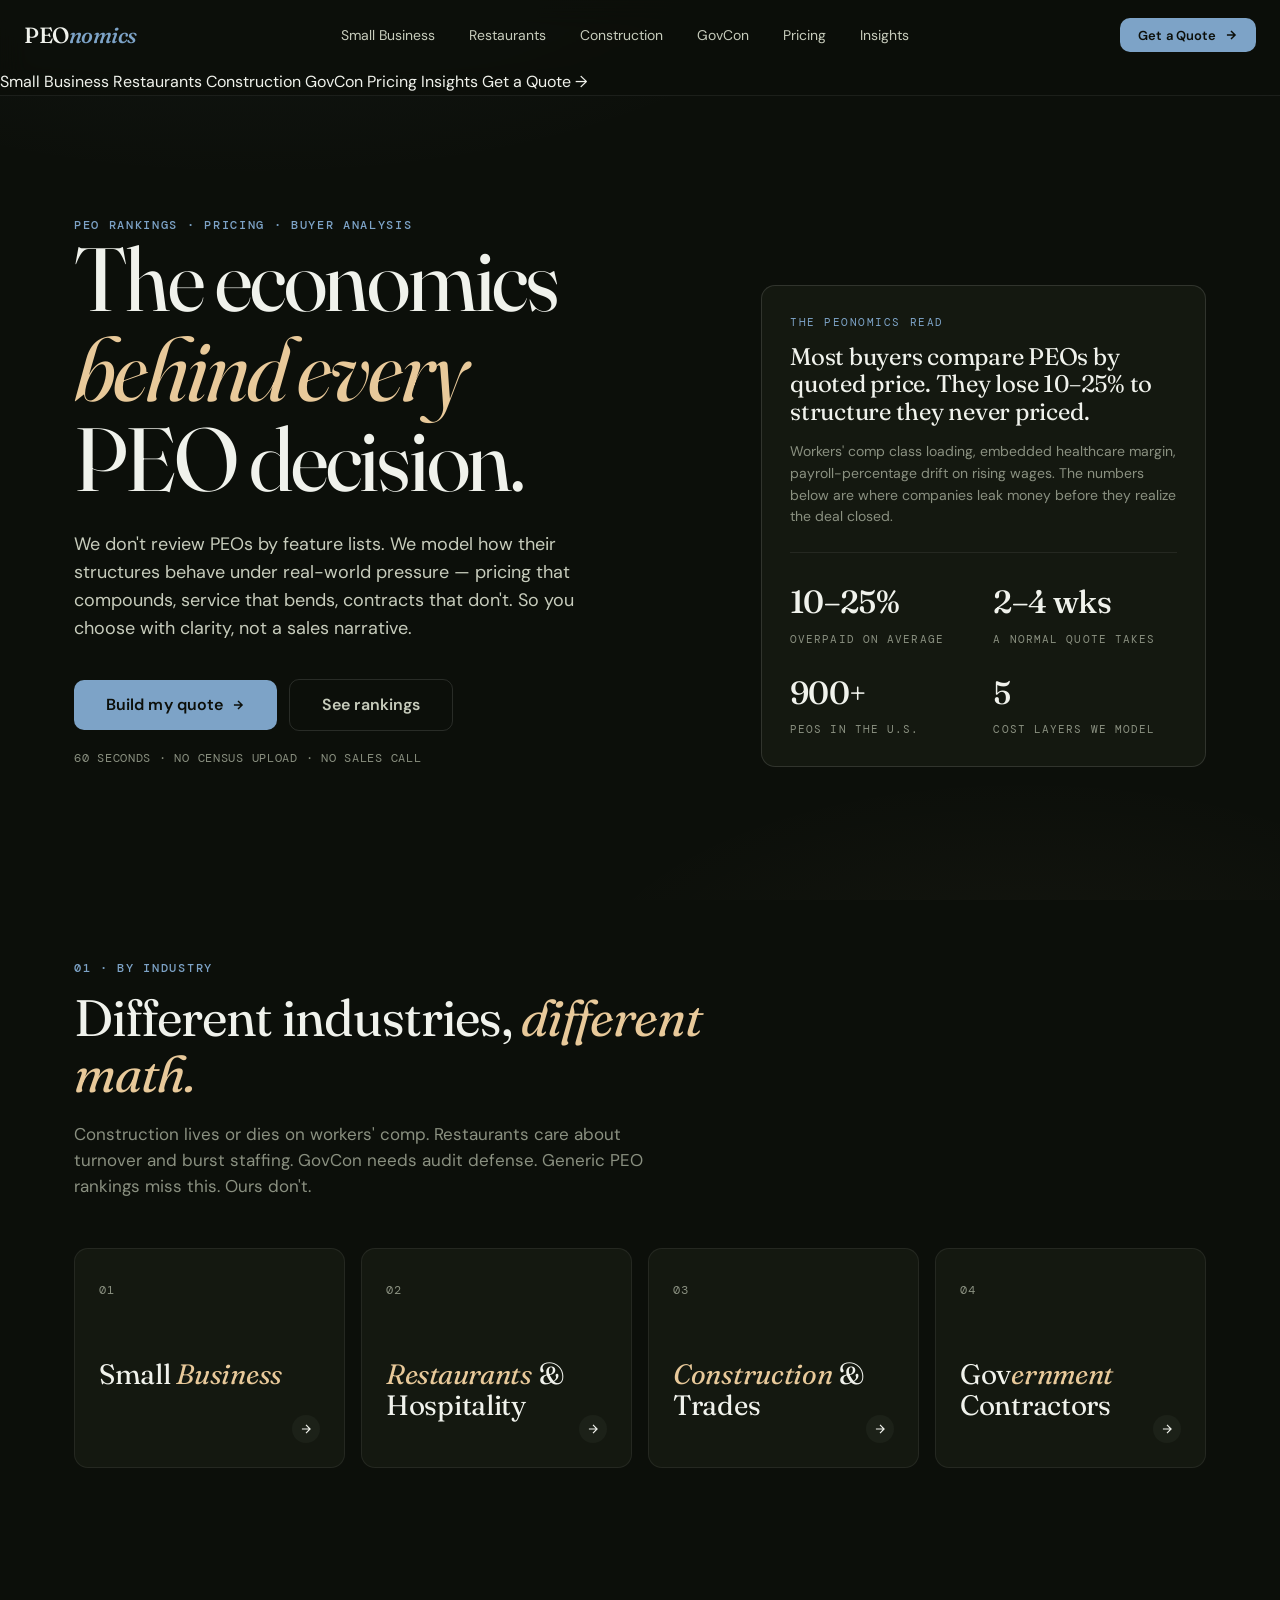
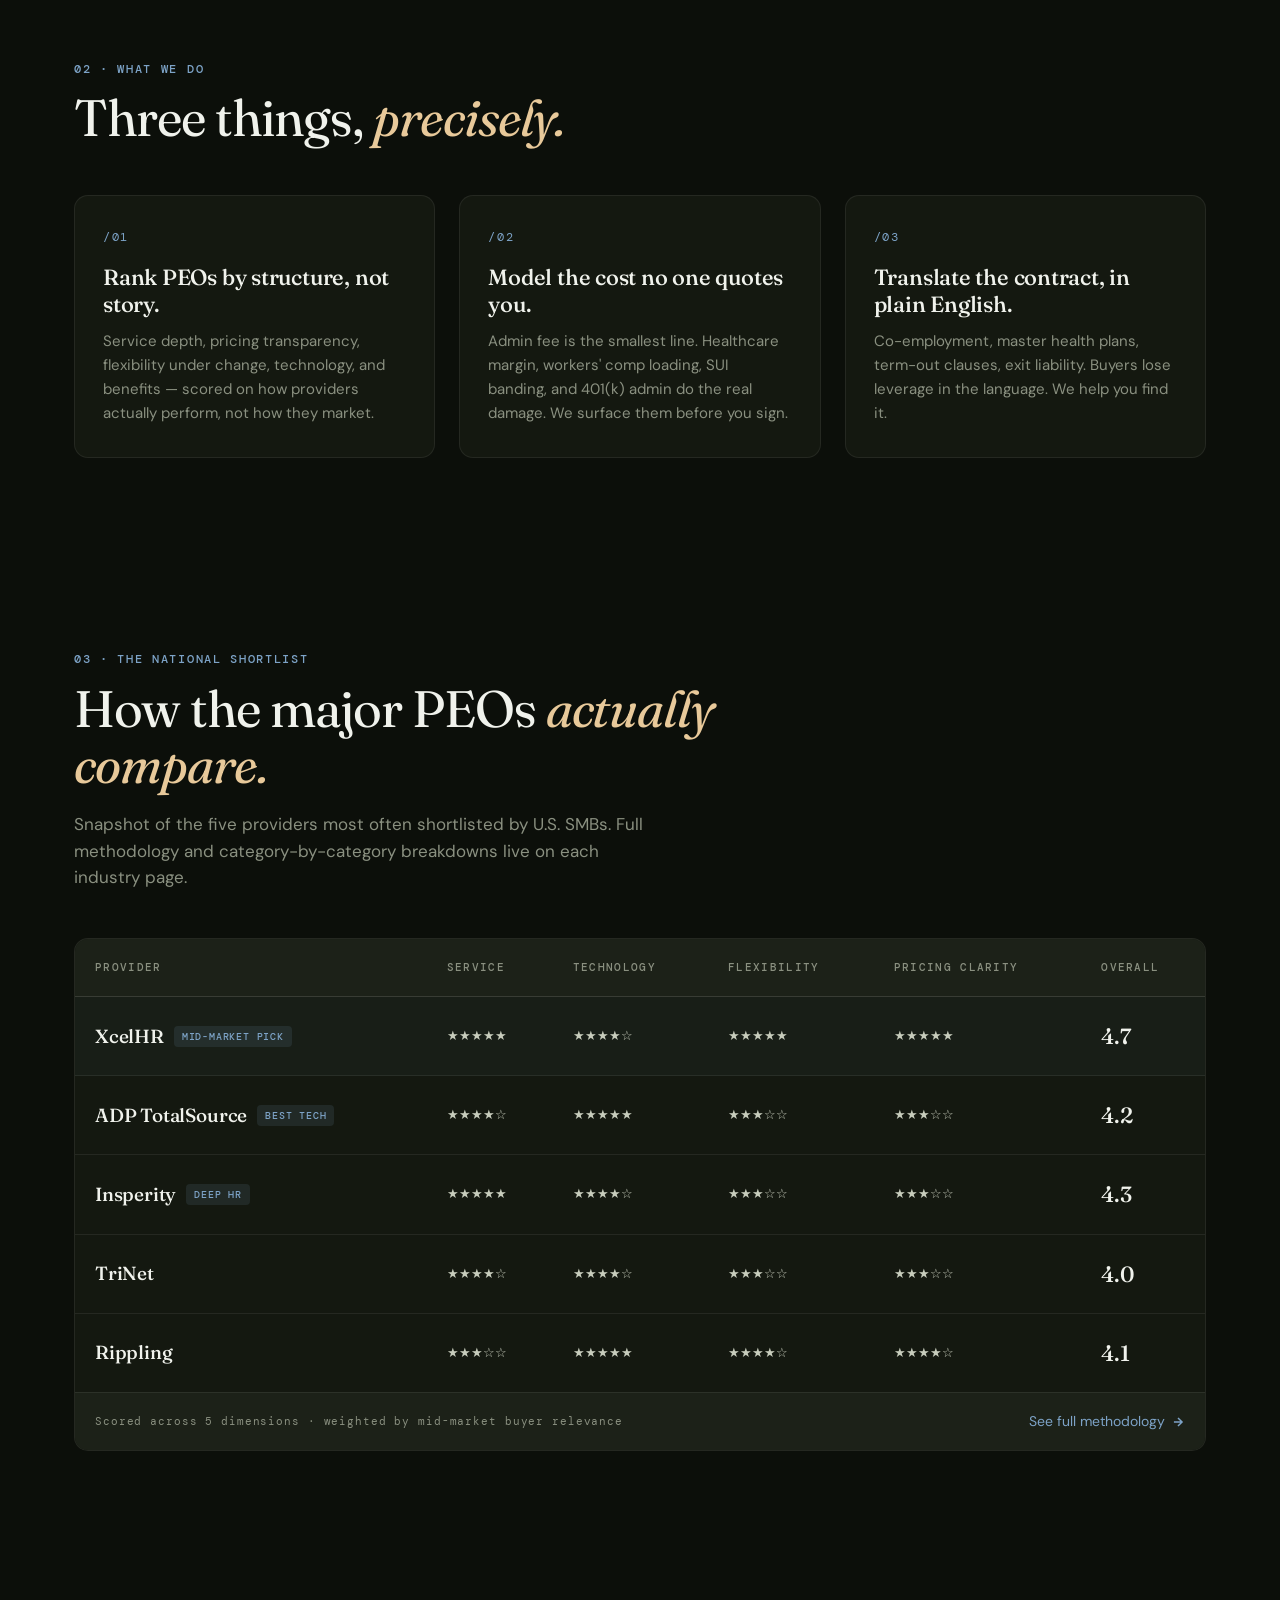
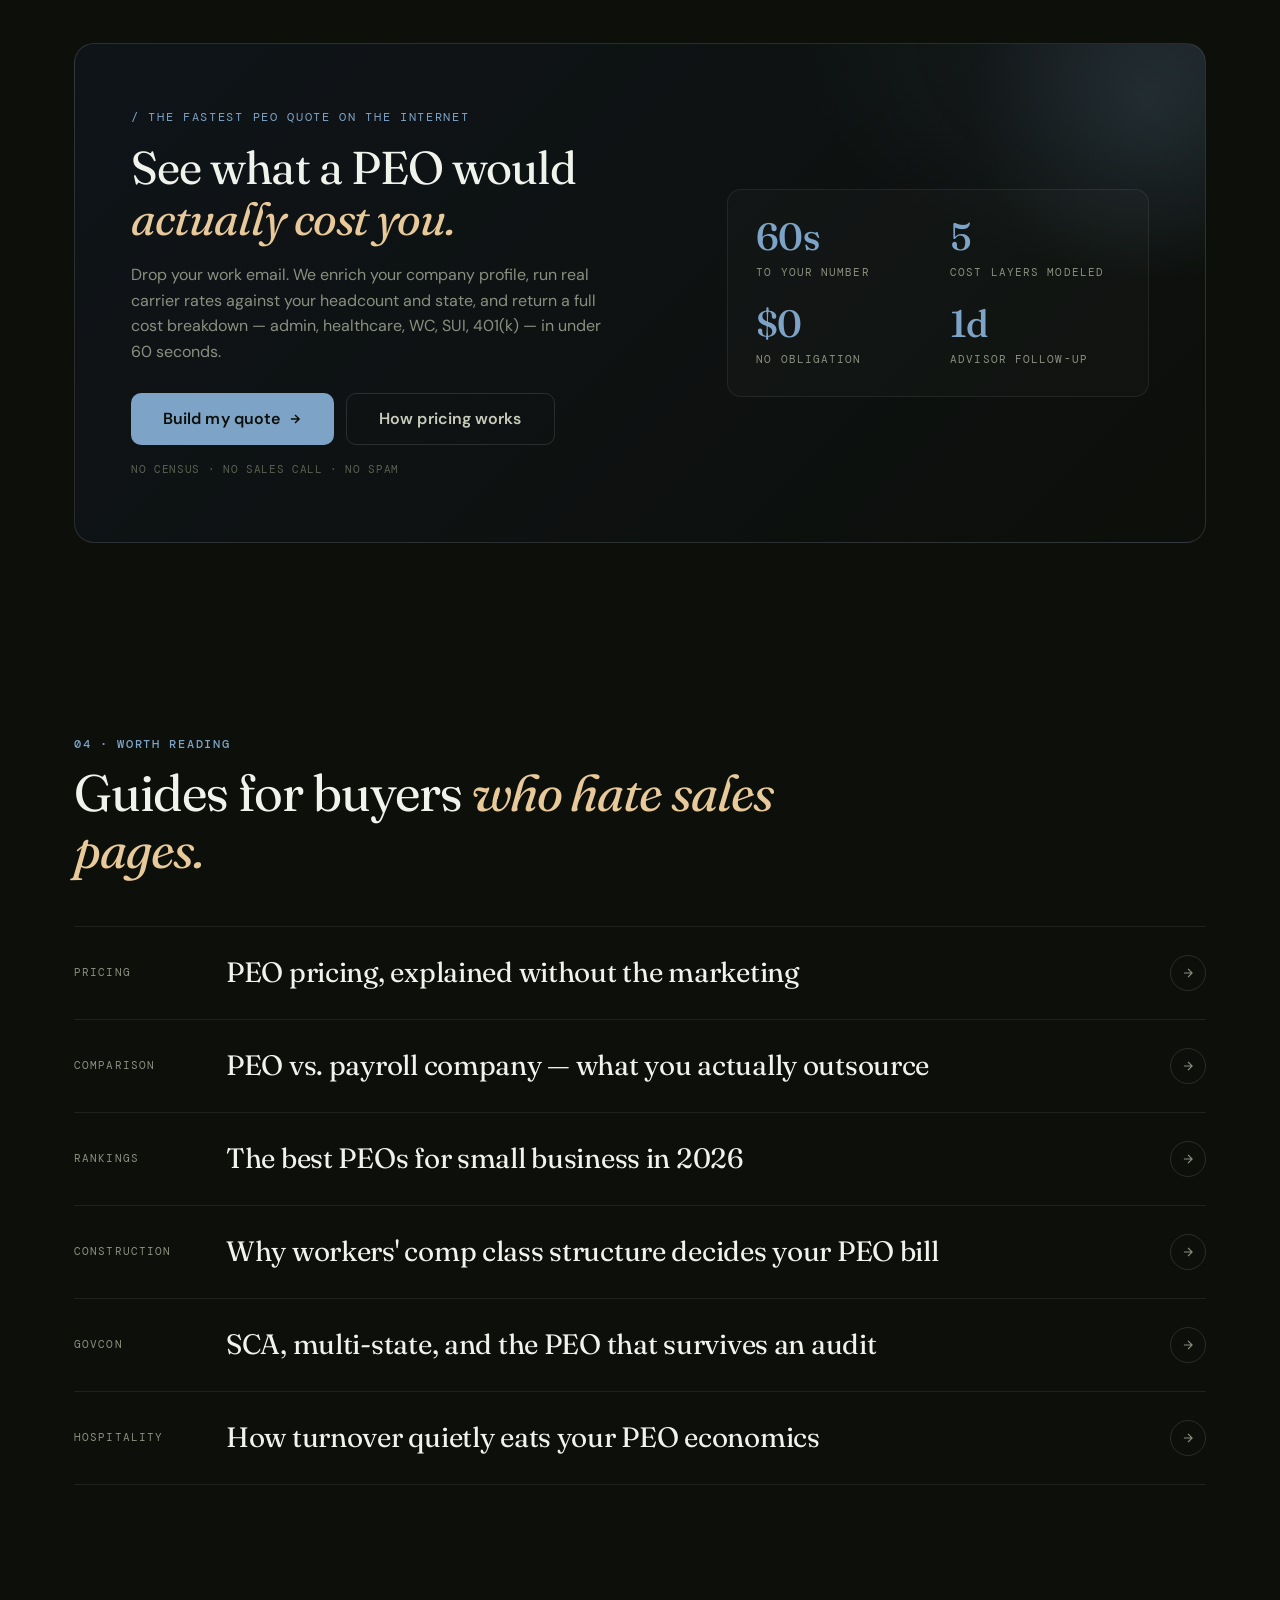
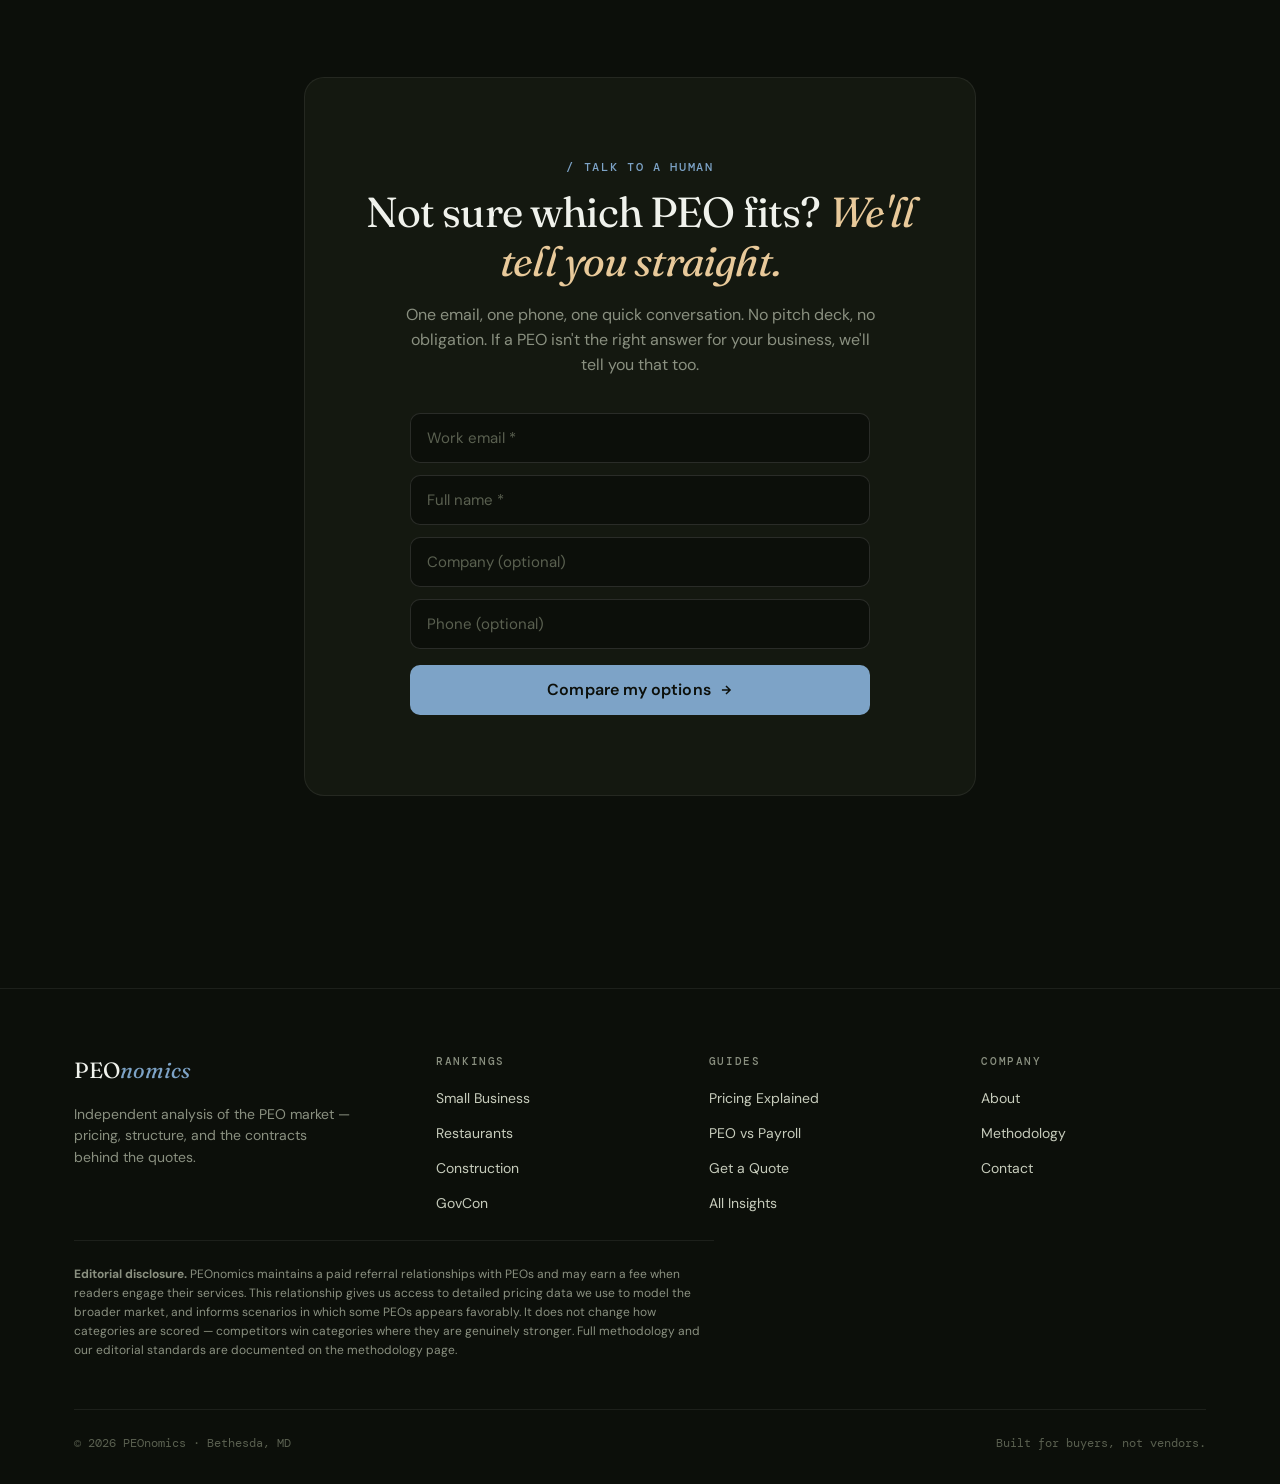
<file: index.html>
<!DOCTYPE html>
<html lang="en">
<head>
  <!-- Google Tag Manager -->
<script>(function(w,d,s,l,i){w[l]=w[l]||[];w[l].push({'gtm.start':
new Date().getTime(),event:'gtm.js'});var f=d.getElementsByTagName(s)[0],
j=d.createElement(s),dl=l!='dataLayer'?'&l='+l:'';j.async=true;j.src=
'https://www.googletagmanager.com/gtm.js?id='+i+dl;f.parentNode.insertBefore(j,f);
})(window,document,'script','dataLayer','GTM-TTG7LKJT');</script>
<!-- End Google Tag Manager -->
  <meta charset="UTF-8">
  <meta name="viewport" content="width=device-width, initial-scale=1.0">

  <title>PEOnomics — The Economics of PEO Decisions</title>
  <meta name="description" content="Independent analysis of PEO providers, pricing models, and the structural decisions that shape what you actually pay over time.">

  <!-- Open Graph / Social -->
  <meta property="og:title" content="PEOnomics — The Economics of PEO Decisions">
  <meta property="og:description" content="Independent analysis of PEO providers, pricing models, and the structural decisions that shape what you actually pay.">
  <meta property="og:type" content="website">
  <meta property="og:url" content="https://peonomics.com/">
  <meta property="og:image" content="https://peonomics.com/assets/images/og-default.png">
  <meta name="twitter:card" content="summary_large_image">

  <link rel="icon" type="image/svg+xml" href="/favicon.svg">
  <link rel="stylesheet" href="/assets/css/tokens.css">
  <link rel="stylesheet" href="/assets/css/home.css">

  <!-- Schema -->
  <script type="application/ld+json">
  {
    "@context": "https://schema.org",
    "@type": "Organization",
    "@id": "https://peonomics.com/#organization",
    "name": "PEOnomics",
    "url": "https://peonomics.com",
    "description": "Independent analysis of PEO providers, pricing, and decisions.",
    "logo": "https://peonomics.com/assets/images/logo.svg"
  }
  </script>
  <script type="application/ld+json">
  {
    "@context": "https://schema.org",
    "@type": "WebSite",
    "@id": "https://peonomics.com/#website",
    "url": "https://peonomics.com",
    "name": "PEOnomics",
    "publisher": { "@id": "https://peonomics.com/#organization" }
  }
  </script>
</head>
<body>
  <!-- Google Tag Manager (noscript) -->
<noscript><iframe src="https://www.googletagmanager.com/ns.html?id=GTM-TTG7LKJT"
height="0" width="0" style="display:none;visibility:hidden"></iframe></noscript>
<!-- End Google Tag Manager (noscript) -->

  <!-- ── NAV ─────────────────────────────────────────────────────── -->
  <nav class="nav">
    <div class="nav-inner">
      <a href="/" class="nav-logo">PEO<span class="accent">nomics</span></a>

      <ul class="nav-links">
        <li><a href="/best-peo-small-business.html">Small Business</a></li>
        <li><a href="/best-peo-restaurants.html">Restaurants</a></li>
        <li><a href="/best-peo-construction.html">Construction</a></li>
        <li><a href="/best-peo-govcon.html">GovCon</a></li>
        <li><a href="/peo-pricing-explained.html">Pricing</a></li>
        <li><a href="/insights.html">Insights</a></li>
      </ul>

      <a href="/quote.html" class="btn btn-primary btn-sm nav-cta">
        Get a Quote
        <svg class="arrow" viewBox="0 0 24 24" fill="none" stroke="currentColor" stroke-width="2.5"><path d="M5 12h14M12 5l7 7-7 7"/></svg>
      </a>

      <button class="nav-toggle" aria-label="Menu">
        <svg width="22" height="22" viewBox="0 0 24 24" fill="none" stroke="currentColor" stroke-width="2"><path d="M4 6h16M4 12h16M4 18h16"/></svg>
      </button>
    </div>

    <div class="nav-mobile">
      <a href="/best-peo-small-business.html">Small Business</a>
      <a href="/best-peo-restaurants.html">Restaurants</a>
      <a href="/best-peo-construction.html">Construction</a>
      <a href="/best-peo-govcon.html">GovCon</a>
      <a href="/peo-pricing-explained.html">Pricing</a>
      <a href="/insights.html">Insights</a>
      <a href="/quote.html" class="cta">Get a Quote →</a>
    </div>
  </nav>

  <!-- ── HERO ────────────────────────────────────────────────────── -->
  <header class="hero">
    <div class="hero-inner">
      <div>
        <div class="eyebrow rise">PEO RANKINGS · PRICING · BUYER ANALYSIS</div>
        <h1 class="hero-headline rise-1">
          The economics<br>
          <span class="em">behind every</span><br>
          PEO decision.
        </h1>
        <p class="hero-sub rise-2">
          We don't review PEOs by feature lists. We model how their structures behave under real-world pressure — pricing that compounds, service that bends, contracts that don't. So you choose with clarity, not a sales narrative.
        </p>
        <div class="hero-actions rise-3">
          <a href="/quote.html" class="btn btn-primary btn-lg">
            Build my quote
            <svg class="arrow" viewBox="0 0 24 24" fill="none" stroke="currentColor" stroke-width="2.5"><path d="M5 12h14M12 5l7 7-7 7"/></svg>
          </a>
          <a href="/best-peo-small-business.html" class="btn btn-ghost btn-lg">See rankings</a>
        </div>
        <div class="hero-meta rise-4">60 SECONDS · NO CENSUS UPLOAD · NO SALES CALL</div>
      </div>

      <aside class="hero-card rise-3">
        <div class="hero-card-eyebrow">The PEOnomics Read</div>
        <div class="hero-card-title">Most buyers compare PEOs by quoted price. They lose 10–25% to structure they never priced.</div>
        <p class="text-muted" style="font-size:14px;">Workers' comp class loading, embedded healthcare margin, payroll-percentage drift on rising wages. The numbers below are where companies leak money before they realize the deal closed.</p>
        <div class="hero-card-stats">
          <div>
            <div class="stat-num">10–25%</div>
            <div class="stat-label">Over­paid on average</div>
          </div>
          <div>
            <div class="stat-num">2–4 wks</div>
            <div class="stat-label">A normal quote takes</div>
          </div>
          <div>
            <div class="stat-num">900+</div>
            <div class="stat-label">PEOs in the U.S.</div>
          </div>
          <div>
            <div class="stat-num">5</div>
            <div class="stat-label">Cost layers we model</div>
          </div>
        </div>
      </aside>
    </div>
  </header>

  <!-- ── INDUSTRY ROUTER ──────────────────────────────────────────── -->
  <section>
    <div class="container">
      <div class="section-head">
        <div class="eyebrow">01 · BY INDUSTRY</div>
        <h2>Different industries, <span class="em">different math.</span></h2>
        <p>Construction lives or dies on workers' comp. Restaurants care about turnover and burst staffing. GovCon needs audit defense. Generic PEO rankings miss this. Ours don't.</p>
      </div>

      <div class="industry-grid">
        <a href="/best-peo-small-business.html" class="industry-card">
          <div class="ic-number">01</div>
          <div class="ic-title">Small <span class="em">Business</span></div>
          <div class="ic-arrow">
            <svg width="14" height="14" viewBox="0 0 24 24" fill="none" stroke="currentColor" stroke-width="2"><path d="M5 12h14M12 5l7 7-7 7"/></svg>
          </div>
        </a>

        <a href="/best-peo-restaurants.html" class="industry-card">
          <div class="ic-number">02</div>
          <div class="ic-title"><span class="em">Restaurants</span> & Hospitality</div>
          <div class="ic-arrow">
            <svg width="14" height="14" viewBox="0 0 24 24" fill="none" stroke="currentColor" stroke-width="2"><path d="M5 12h14M12 5l7 7-7 7"/></svg>
          </div>
        </a>

        <a href="/best-peo-construction.html" class="industry-card">
          <div class="ic-number">03</div>
          <div class="ic-title"><span class="em">Construction</span> & Trades</div>
          <div class="ic-arrow">
            <svg width="14" height="14" viewBox="0 0 24 24" fill="none" stroke="currentColor" stroke-width="2"><path d="M5 12h14M12 5l7 7-7 7"/></svg>
          </div>
        </a>

        <a href="/best-peo-govcon.html" class="industry-card">
          <div class="ic-number">04</div>
          <div class="ic-title">Gov<span class="em">ernment</span> Contractors</div>
          <div class="ic-arrow">
            <svg width="14" height="14" viewBox="0 0 24 24" fill="none" stroke="currentColor" stroke-width="2"><path d="M5 12h14M12 5l7 7-7 7"/></svg>
          </div>
        </a>
      </div>
    </div>
  </section>

  <!-- ── VALUE PROPS ─────────────────────────────────────────────── -->
  <section>
    <div class="container">
      <div class="section-head">
        <div class="eyebrow">02 · WHAT WE DO</div>
        <h2>Three things, <span class="em">precisely.</span></h2>
      </div>

      <div class="values">
        <div class="value-item">
          <div class="value-num">/01</div>
          <h3 class="value-title">Rank PEOs by structure, not story.</h3>
          <p class="value-body">Service depth, pricing transparency, flexibility under change, technology, and benefits — scored on how providers actually perform, not how they market.</p>
        </div>
        <div class="value-item">
          <div class="value-num">/02</div>
          <h3 class="value-title">Model the cost no one quotes you.</h3>
          <p class="value-body">Admin fee is the smallest line. Healthcare margin, workers' comp loading, SUI banding, and 401(k) admin do the real damage. We surface them before you sign.</p>
        </div>
        <div class="value-item">
          <div class="value-num">/03</div>
          <h3 class="value-title">Translate the contract, in plain English.</h3>
          <p class="value-body">Co-employment, master health plans, term-out clauses, exit liability. Buyers lose leverage in the language. We help you find it.</p>
        </div>
      </div>
    </div>
  </section>

  <!-- ── COMPARISON SNAPSHOT ─────────────────────────────────────── -->
  <section>
    <div class="container">
      <div class="section-head">
        <div class="eyebrow">03 · THE NATIONAL SHORTLIST</div>
        <h2>How the major PEOs <span class="em">actually compare.</span></h2>
        <p>Snapshot of the five providers most often shortlisted by U.S. SMBs. Full methodology and category-by-category breakdowns live on each industry page.</p>
      </div>

      <div class="compare-wrap">
        <table class="compare-table">
          <thead>
            <tr>
              <th>Provider</th>
              <th>Service</th>
              <th>Technology</th>
              <th>Flexibility</th>
              <th>Pricing Clarity</th>
              <th>Overall</th>
            </tr>
          </thead>
          <tbody>
            <tr class="featured">
              <td data-label="Provider"><span class="provider">XcelHR<span class="winner-tag">Mid-Market Pick</span></span></td>
              <td data-label="Service"        class="score">★★★★★</td>
              <td data-label="Technology"     class="score">★★★★☆</td>
              <td data-label="Flexibility"    class="score">★★★★★</td>
              <td data-label="Pricing Clarity" class="score">★★★★★</td>
              <td data-label="Overall"        class="overall">4.7</td>
            </tr>
            <tr>
              <td data-label="Provider"><span class="provider">ADP TotalSource<span class="winner-tag">Best Tech</span></span></td>
              <td data-label="Service"        class="score">★★★★☆</td>
              <td data-label="Technology"     class="score">★★★★★</td>
              <td data-label="Flexibility"    class="score">★★★☆☆</td>
              <td data-label="Pricing Clarity" class="score">★★★☆☆</td>
              <td data-label="Overall"        class="overall">4.2</td>
            </tr>
            <tr>
              <td data-label="Provider"><span class="provider">Insperity<span class="winner-tag">Deep HR</span></span></td>
              <td data-label="Service"        class="score">★★★★★</td>
              <td data-label="Technology"     class="score">★★★★☆</td>
              <td data-label="Flexibility"    class="score">★★★☆☆</td>
              <td data-label="Pricing Clarity" class="score">★★★☆☆</td>
              <td data-label="Overall"        class="overall">4.3</td>
            </tr>
            <tr>
              <td data-label="Provider"><span class="provider">TriNet</span></td>
              <td data-label="Service"        class="score">★★★★☆</td>
              <td data-label="Technology"     class="score">★★★★☆</td>
              <td data-label="Flexibility"    class="score">★★★☆☆</td>
              <td data-label="Pricing Clarity" class="score">★★★☆☆</td>
              <td data-label="Overall"        class="overall">4.0</td>
            </tr>
            <tr>
              <td data-label="Provider"><span class="provider">Rippling</span></td>
              <td data-label="Service"        class="score">★★★☆☆</td>
              <td data-label="Technology"     class="score">★★★★★</td>
              <td data-label="Flexibility"    class="score">★★★★☆</td>
              <td data-label="Pricing Clarity" class="score">★★★★☆</td>
              <td data-label="Overall"        class="overall">4.1</td>
            </tr>
          </tbody>
        </table>
        <div class="compare-foot">
          <span class="compare-meta">Scored across 5 dimensions · weighted by mid-market buyer relevance</span>
          <a href="/best-peo-small-business.html">See full methodology
            <svg class="arrow" width="14" height="14" viewBox="0 0 24 24" fill="none" stroke="currentColor" stroke-width="2.5"><path d="M5 12h14M12 5l7 7-7 7"/></svg>
          </a>
        </div>
      </div>
    </div>
  </section>

  <!-- ── QUOTE TEASER ────────────────────────────────────────────── -->
  <section>
    <div class="container">
      <div class="quote-teaser">
        <div class="quote-teaser-grid">
          <div>
            <div class="qt-eyebrow">/ The Fastest PEO Quote on the Internet</div>
            <h2 class="qt-headline">See what a PEO would <span class="em">actually cost you.</span></h2>
            <p class="qt-body">Drop your work email. We enrich your company profile, run real carrier rates against your headcount and state, and return a full cost breakdown — admin, healthcare, WC, SUI, 401(k) — in under 60 seconds.</p>
            <div class="qt-actions">
              <a href="/quote.html" class="btn btn-primary btn-lg">
                Build my quote
                <svg class="arrow" viewBox="0 0 24 24" fill="none" stroke="currentColor" stroke-width="2.5"><path d="M5 12h14M12 5l7 7-7 7"/></svg>
              </a>
              <a href="/peo-pricing-explained.html" class="btn btn-ghost btn-lg">How pricing works</a>
            </div>
            <div class="qt-fine">NO CENSUS · NO SALES CALL · NO SPAM</div>
          </div>

          <div class="qt-stats">
            <div>
              <div class="qt-stat-num">60s</div>
              <div class="qt-stat-label">To your number</div>
            </div>
            <div>
              <div class="qt-stat-num">5</div>
              <div class="qt-stat-label">Cost layers modeled</div>
            </div>
            <div>
              <div class="qt-stat-num">$0</div>
              <div class="qt-stat-label">No obligation</div>
            </div>
            <div>
              <div class="qt-stat-num">1d</div>
              <div class="qt-stat-label">Advisor follow-up</div>
            </div>
          </div>
        </div>
      </div>
    </div>
  </section>

  <!-- ── GUIDES / INSIGHTS FEED ──────────────────────────────────── -->
  <section>
    <div class="container">
      <div class="section-head">
        <div class="eyebrow">04 · WORTH READING</div>
        <h2>Guides for buyers <span class="em">who hate sales pages.</span></h2>
      </div>

      <div class="guides">
        <a href="/peo-pricing-explained.html" class="guide-row">
          <div class="guide-tag">PRICING</div>
          <div class="guide-title">PEO pricing, explained without the marketing</div>
          <div class="guide-arrow">
            <svg width="14" height="14" viewBox="0 0 24 24" fill="none" stroke="currentColor" stroke-width="2"><path d="M5 12h14M12 5l7 7-7 7"/></svg>
          </div>
        </a>
        <a href="/peo-vs-payroll.html" class="guide-row">
          <div class="guide-tag">COMPARISON</div>
          <div class="guide-title">PEO vs. payroll company — what you actually outsource</div>
          <div class="guide-arrow">
            <svg width="14" height="14" viewBox="0 0 24 24" fill="none" stroke="currentColor" stroke-width="2"><path d="M5 12h14M12 5l7 7-7 7"/></svg>
          </div>
        </a>
        <a href="/best-peo-small-business.html" class="guide-row">
          <div class="guide-tag">RANKINGS</div>
          <div class="guide-title">The best PEOs for small business in 2026</div>
          <div class="guide-arrow">
            <svg width="14" height="14" viewBox="0 0 24 24" fill="none" stroke="currentColor" stroke-width="2"><path d="M5 12h14M12 5l7 7-7 7"/></svg>
          </div>
        </a>
        <a href="/best-peo-construction.html" class="guide-row">
          <div class="guide-tag">CONSTRUCTION</div>
          <div class="guide-title">Why workers' comp class structure decides your PEO bill</div>
          <div class="guide-arrow">
            <svg width="14" height="14" viewBox="0 0 24 24" fill="none" stroke="currentColor" stroke-width="2"><path d="M5 12h14M12 5l7 7-7 7"/></svg>
          </div>
        </a>
        <a href="/best-peo-govcon.html" class="guide-row">
          <div class="guide-tag">GOVCON</div>
          <div class="guide-title">SCA, multi-state, and the PEO that survives an audit</div>
          <div class="guide-arrow">
            <svg width="14" height="14" viewBox="0 0 24 24" fill="none" stroke="currentColor" stroke-width="2"><path d="M5 12h14M12 5l7 7-7 7"/></svg>
          </div>
        </a>
        <a href="/best-peo-restaurants.html" class="guide-row">
          <div class="guide-tag">HOSPITALITY</div>
          <div class="guide-title">How turnover quietly eats your PEO economics</div>
          <div class="guide-arrow">
            <svg width="14" height="14" viewBox="0 0 24 24" fill="none" stroke="currentColor" stroke-width="2"><path d="M5 12h14M12 5l7 7-7 7"/></svg>
          </div>
        </a>
      </div>
    </div>
  </section>

  <!-- ── LEAD CAPTURE ────────────────────────────────────────────── -->
  <section>
    <div class="container-narrow">
      <div class="lead-section">
        <div class="eyebrow">/ TALK TO A HUMAN</div>
        <h2>Not sure which PEO fits? <span class="em">We'll tell you straight.</span></h2>
        <p>One email, one phone, one quick conversation. No pitch deck, no obligation. If a PEO isn't the right answer for your business, we'll tell you that too.</p>

        <form class="lead-form" action="https://formspree.io/f/xlgzpryk" method="POST">
          <input type="hidden" name="_subject" value="New PEOnomics Lead — Home Page">
          <input type="email" name="email" placeholder="Work email *" required>
          <input type="text"  name="name"  placeholder="Full name *" required>
          <input type="text"  name="company" placeholder="Company (optional)">
          <input type="tel"   name="phone" placeholder="Phone (optional)">
          <button type="submit" class="btn btn-primary btn-lg">
            Compare my options
            <svg class="arrow" viewBox="0 0 24 24" fill="none" stroke="currentColor" stroke-width="2.5"><path d="M5 12h14M12 5l7 7-7 7"/></svg>
          </button>
        </form>
      </div>
    </div>
  </section>

  <!-- ── FOOTER ──────────────────────────────────────────────────── -->
  <footer class="footer">
    <div class="container">
      <div class="footer-grid">
        <div>
          <div class="footer-brand-line">PEO<span class="text-accent" style="font-style:italic;">nomics</span></div>
          <p class="footer-tagline">Independent analysis of the PEO market — pricing, structure, and the contracts behind the quotes.</p>
        </div>

        <div class="footer-col">
          <h5>Rankings</h5>
          <ul>
            <li><a href="/best-peo-small-business.html">Small Business</a></li>
            <li><a href="/best-peo-restaurants.html">Restaurants</a></li>
            <li><a href="/best-peo-construction.html">Construction</a></li>
            <li><a href="/best-peo-govcon.html">GovCon</a></li>
          </ul>
        </div>

        <div class="footer-col">
          <h5>Guides</h5>
          <ul>
            <li><a href="/peo-pricing-explained.html">Pricing Explained</a></li>
            <li><a href="/peo-vs-payroll.html">PEO vs Payroll</a></li>
            <li><a href="/quote.html">Get a Quote</a></li>
            <li><a href="/insights.html">All Insights</a></li>
          </ul>
        </div>

        <div class="footer-col">
          <h5>Company</h5>
          <ul>
            <li><a href="/about.html">About</a></li>
            <li><a href="/methodology.html">Methodology</a></li>
            <li><a href="/contact.html">Contact</a></li>
          </ul>
        </div>
      </div>

      <p class="footer-disclosure">
        <strong>Editorial disclosure.</strong> PEOnomics maintains a paid referral relationships with PEOs and may earn a fee when readers engage their services. This relationship gives us access to detailed pricing data we use to model the broader market, and informs scenarios in which some PEOs appears favorably. It does not change how categories are scored — competitors win categories where they are genuinely stronger. Full methodology and our editorial standards are documented on the <a href="/methodology.html">methodology page</a>.
      </p>

      <div class="footer-bottom">
        <span>© 2026 PEOnomics · Bethesda, MD</span>
        <span>Built for buyers, not vendors.</span>
      </div>
    </div>
  </footer>

  <script src="/assets/js/site.js"></script>
</body>
</html>
</file>
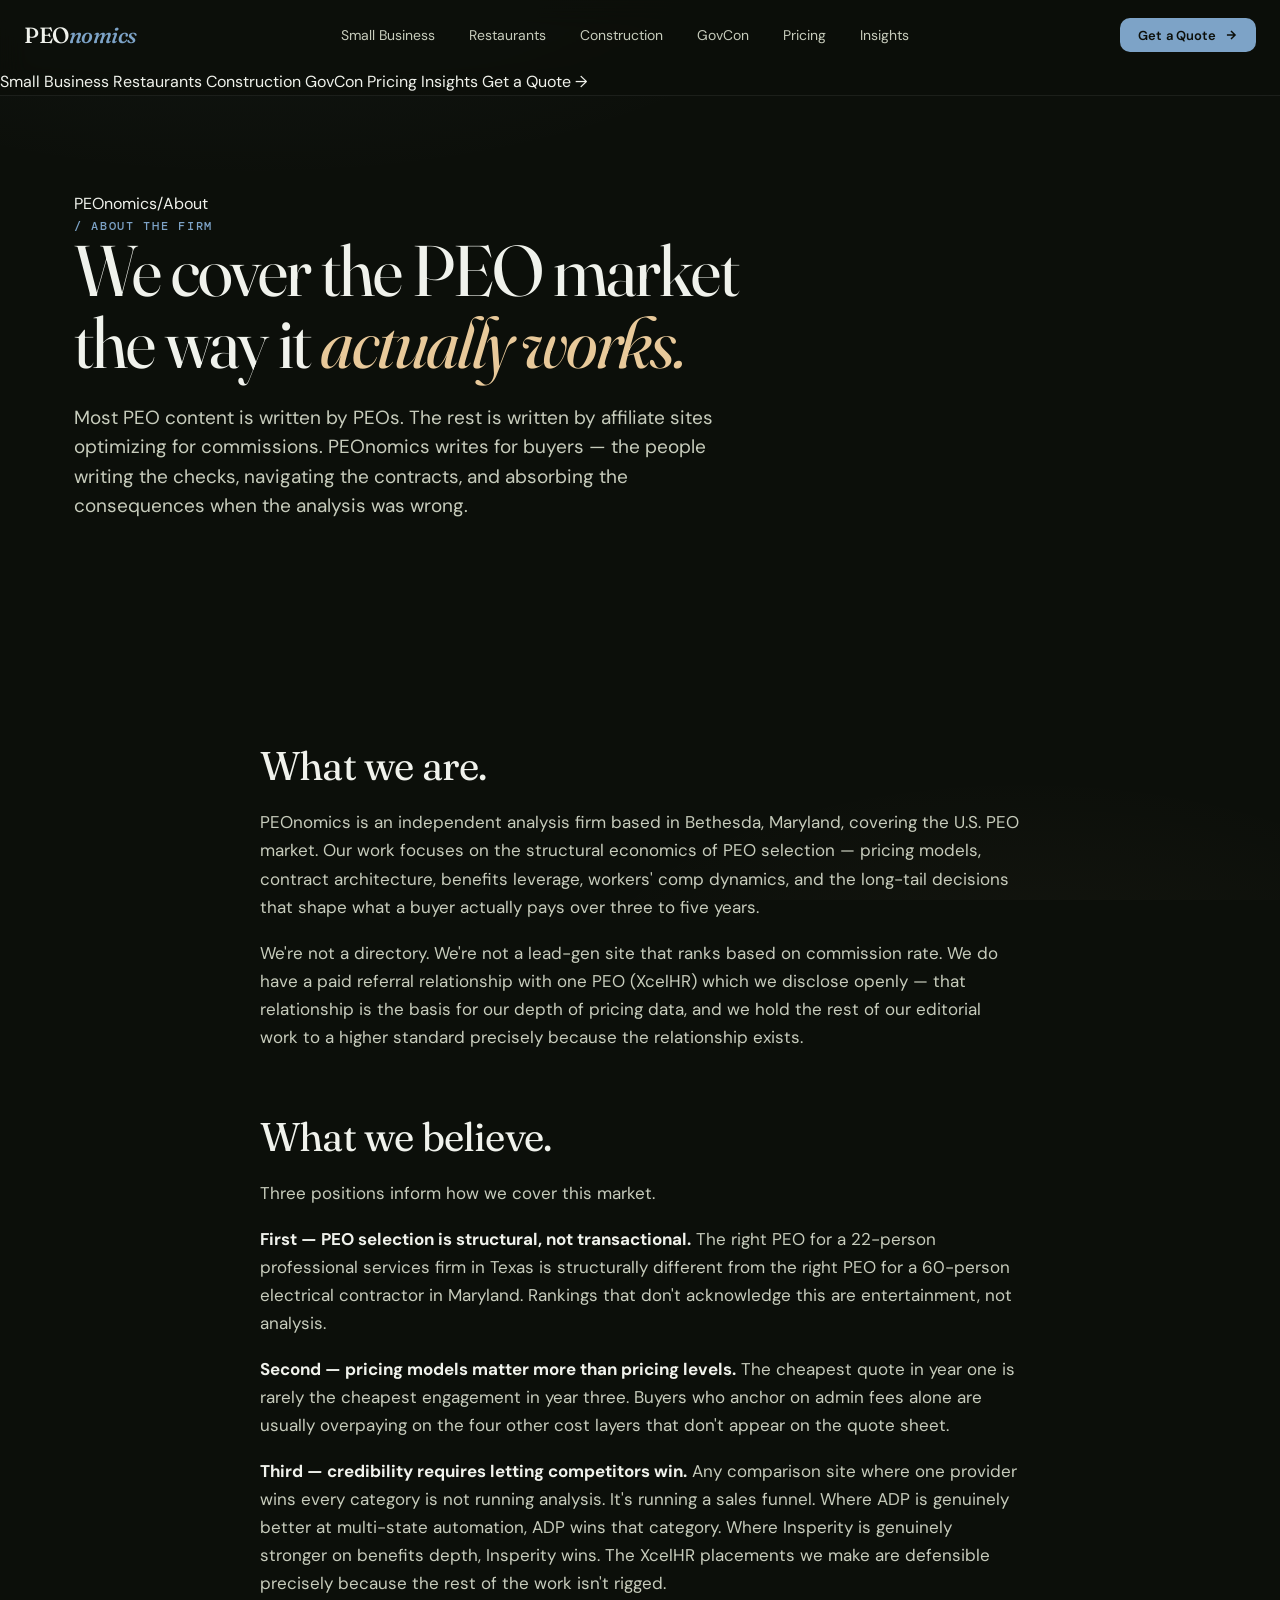
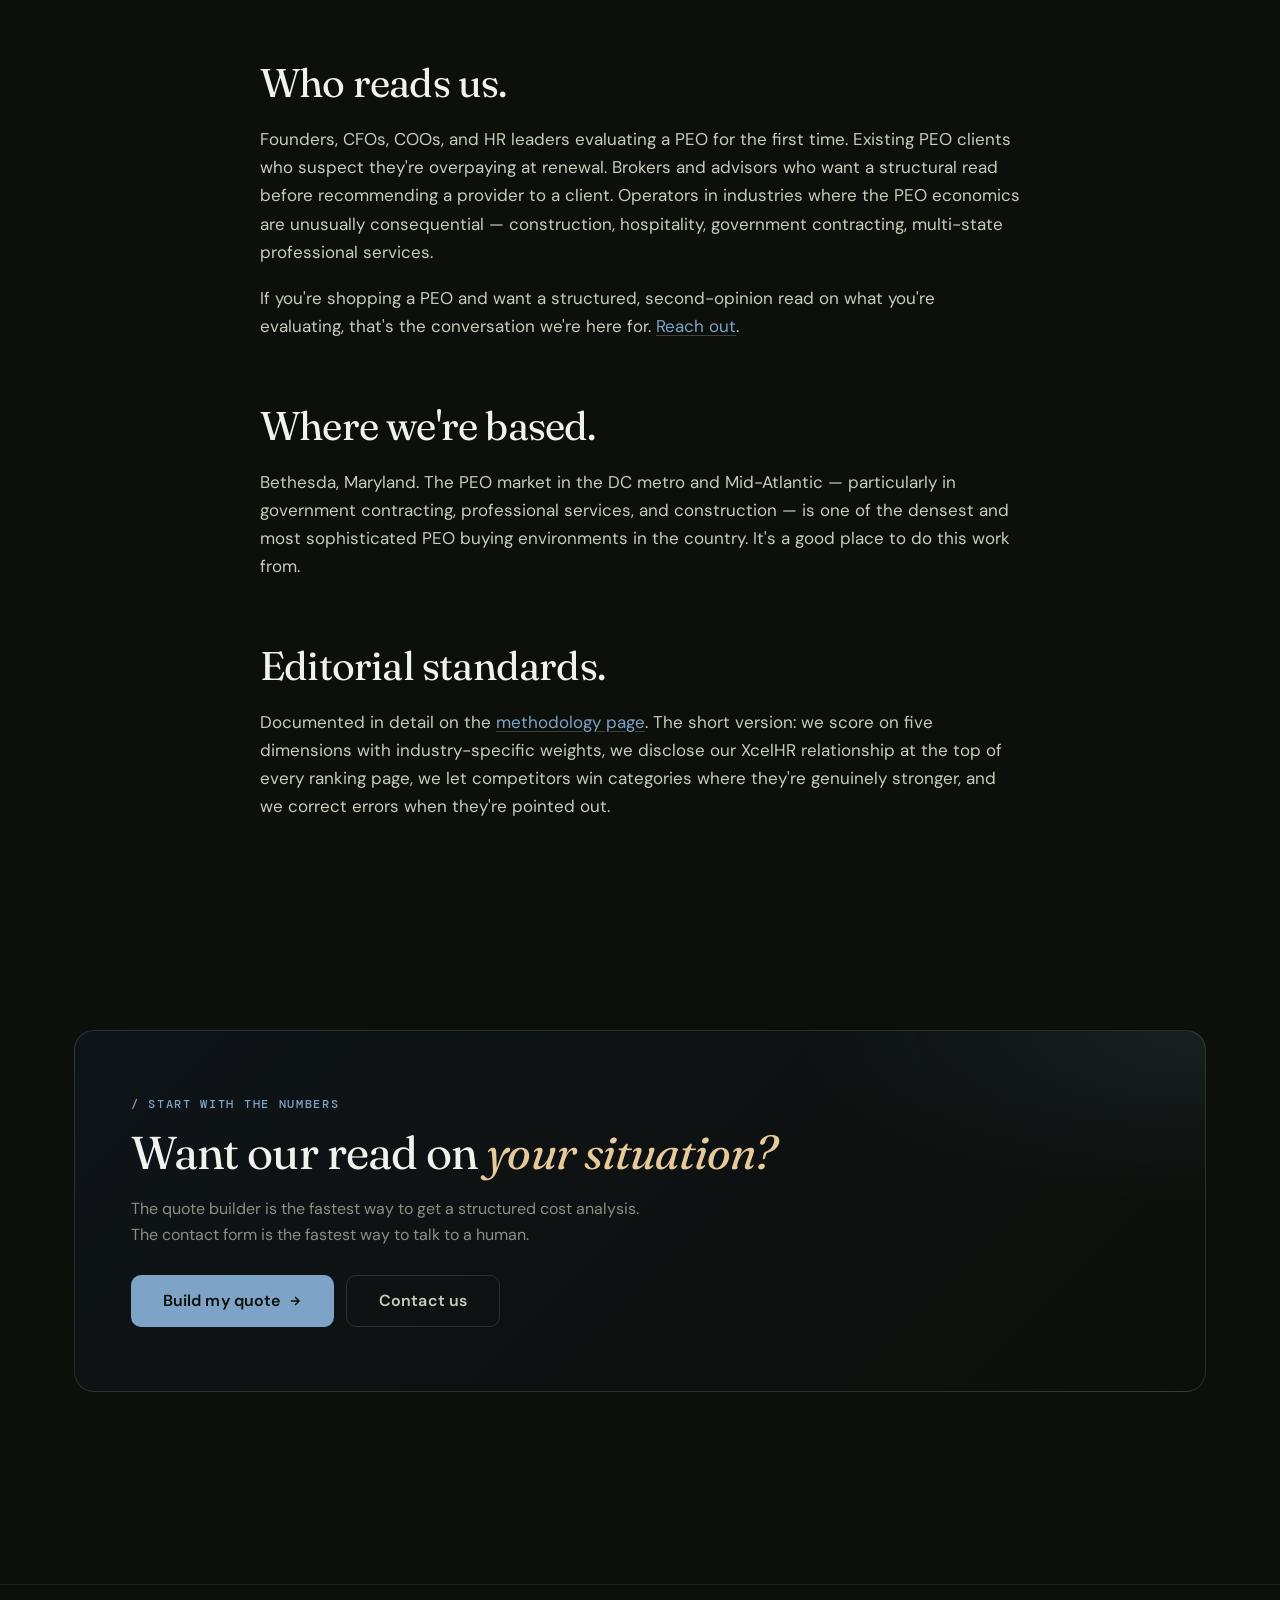
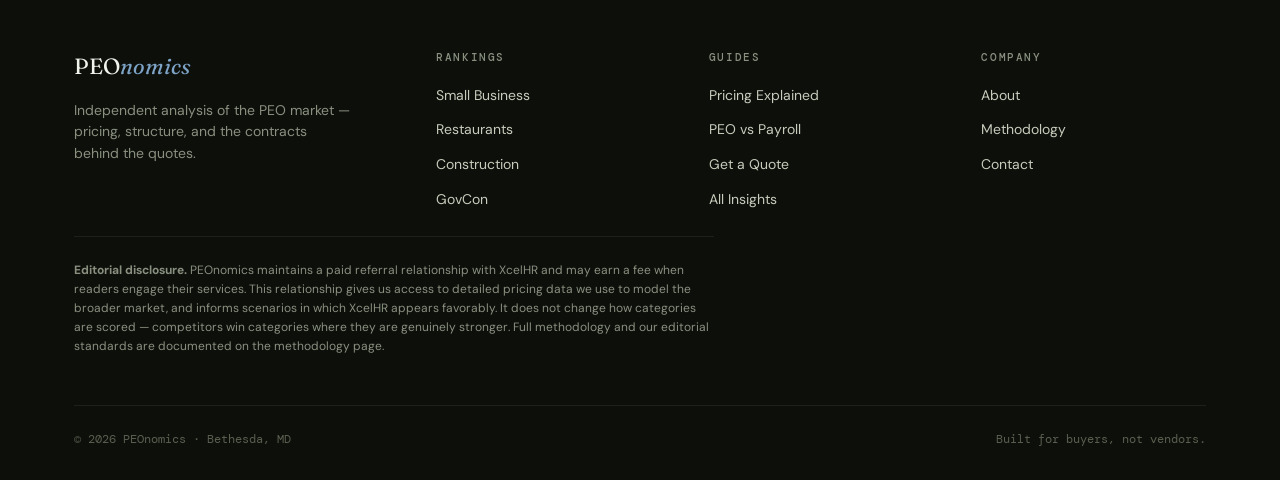
<file: about.html>
<!DOCTYPE html>
<html lang="en">
<head>
  <meta charset="UTF-8">
  <meta name="viewport" content="width=device-width, initial-scale=1.0">

  <title>About PEOnomics | Independent PEO Analysis</title>
  <meta name="description" content="PEOnomics is an independent analysis firm covering the PEO market — pricing, structure, and the buyer-side economics that vendor marketing obscures.">

  <meta property="og:title" content="About PEOnomics">
  <meta property="og:description" content="Independent analysis firm covering the PEO market — pricing, structure, and buyer-side economics.">
  <meta property="og:type" content="website">
  <meta property="og:url" content="https://peonomics.com/about.html">
  <meta name="twitter:card" content="summary_large_image">

  <link rel="icon" type="image/svg+xml" href="/favicon.svg">
  <link rel="stylesheet" href="/assets/css/tokens.css">
  <link rel="stylesheet" href="/assets/css/content.css">
</head>
<body>

  <nav class="nav">
    <div class="nav-inner">
      <a href="/" class="nav-logo">PEO<span class="accent">nomics</span></a>
      <ul class="nav-links">
        <li><a href="/best-peo-small-business.html">Small Business</a></li>
        <li><a href="/best-peo-restaurants.html">Restaurants</a></li>
        <li><a href="/best-peo-construction.html">Construction</a></li>
        <li><a href="/best-peo-govcon.html">GovCon</a></li>
        <li><a href="/peo-pricing-explained.html">Pricing</a></li>
        <li><a href="/insights.html">Insights</a></li>
      </ul>
      <a href="/quote.html" class="btn btn-primary btn-sm nav-cta">Get a Quote
        <svg class="arrow" viewBox="0 0 24 24" fill="none" stroke="currentColor" stroke-width="2.5"><path d="M5 12h14M12 5l7 7-7 7"/></svg>
      </a>
      <button class="nav-toggle" aria-label="Menu"><svg width="22" height="22" viewBox="0 0 24 24" fill="none" stroke="currentColor" stroke-width="2"><path d="M4 6h16M4 12h16M4 18h16"/></svg></button>
    </div>
    <div class="nav-mobile">
      <a href="/best-peo-small-business.html">Small Business</a>
      <a href="/best-peo-restaurants.html">Restaurants</a>
      <a href="/best-peo-construction.html">Construction</a>
      <a href="/best-peo-govcon.html">GovCon</a>
      <a href="/peo-pricing-explained.html">Pricing</a>
      <a href="/insights.html">Insights</a>
      <a href="/quote.html" class="cta">Get a Quote →</a>
    </div>
  </nav>

  <header class="content-hero">
    <div class="content-hero-inner">
      <nav class="rank-breadcrumb"><a href="/">PEOnomics</a><span class="sep">/</span><span>About</span></nav>
      <div class="eyebrow rise">/ ABOUT THE FIRM</div>
      <h1 class="rise-1">We cover the PEO market<br>the way it <span class="em">actually works.</span></h1>
      <p class="lead rise-2">Most PEO content is written by PEOs. The rest is written by affiliate sites optimizing for commissions. PEOnomics writes for buyers — the people writing the checks, navigating the contracts, and absorbing the consequences when the analysis was wrong.</p>
    </div>
  </header>

  <section>
    <div class="container">
      <article class="prose">

        <h2>What we are.</h2>
        <p>PEOnomics is an independent analysis firm based in Bethesda, Maryland, covering the U.S. PEO market. Our work focuses on the structural economics of PEO selection — pricing models, contract architecture, benefits leverage, workers' comp dynamics, and the long-tail decisions that shape what a buyer actually pays over three to five years.</p>

        <p>We're not a directory. We're not a lead-gen site that ranks based on commission rate. We do have a paid referral relationship with one PEO (XcelHR) which we disclose openly — that relationship is the basis for our depth of pricing data, and we hold the rest of our editorial work to a higher standard precisely because the relationship exists.</p>

        <h2>What we believe.</h2>
        <p>Three positions inform how we cover this market.</p>

        <p><strong>First — PEO selection is structural, not transactional.</strong> The right PEO for a 22-person professional services firm in Texas is structurally different from the right PEO for a 60-person electrical contractor in Maryland. Rankings that don't acknowledge this are entertainment, not analysis.</p>

        <p><strong>Second — pricing models matter more than pricing levels.</strong> The cheapest quote in year one is rarely the cheapest engagement in year three. Buyers who anchor on admin fees alone are usually overpaying on the four other cost layers that don't appear on the quote sheet.</p>

        <p><strong>Third — credibility requires letting competitors win.</strong> Any comparison site where one provider wins every category is not running analysis. It's running a sales funnel. Where ADP is genuinely better at multi-state automation, ADP wins that category. Where Insperity is genuinely stronger on benefits depth, Insperity wins. The XcelHR placements we make are defensible precisely because the rest of the work isn't rigged.</p>

        <h2>Who reads us.</h2>
        <p>Founders, CFOs, COOs, and HR leaders evaluating a PEO for the first time. Existing PEO clients who suspect they're overpaying at renewal. Brokers and advisors who want a structural read before recommending a provider to a client. Operators in industries where the PEO economics are unusually consequential — construction, hospitality, government contracting, multi-state professional services.</p>

        <p>If you're shopping a PEO and want a structured, second-opinion read on what you're evaluating, that's the conversation we're here for. <a href="/contact.html">Reach out</a>.</p>

        <h2>Where we're based.</h2>
        <p>Bethesda, Maryland. The PEO market in the DC metro and Mid-Atlantic — particularly in government contracting, professional services, and construction — is one of the densest and most sophisticated PEO buying environments in the country. It's a good place to do this work from.</p>

        <h2>Editorial standards.</h2>
        <p>Documented in detail on the <a href="/methodology.html">methodology page</a>. The short version: we score on five dimensions with industry-specific weights, we disclose our XcelHR relationship at the top of every ranking page, we let competitors win categories where they're genuinely stronger, and we correct errors when they're pointed out.</p>

      </article>
    </div>
  </section>

  <section>
    <div class="container">
      <div style="background:radial-gradient(ellipse 60% 80% at 100% 0%, rgba(125,163,199,.10) 0%, transparent 60%), linear-gradient(135deg, #0F1419 0%, #0C0F0A 100%); border:1px solid var(--border-2); border-radius:var(--r-xl); padding:64px 56px; overflow:hidden; position:relative;">
        <div style="max-width:680px; position:relative;">
          <div class="eyebrow">/ START WITH THE NUMBERS</div>
          <h2 style="font-family:var(--f-display); font-weight:400; font-size:clamp(30px,4vw,46px); line-height:1.1; letter-spacing:-0.02em; margin-top:14px;">Want our read on <span style="font-style:italic; color:var(--warm);">your situation?</span></h2>
          <p style="margin-top:18px; font-size:16px; line-height:1.6; color:var(--muted); max-width:520px;">The quote builder is the fastest way to get a structured cost analysis. The contact form is the fastest way to talk to a human.</p>
          <div style="margin-top:28px; display:flex; gap:12px; flex-wrap:wrap;">
            <a href="/quote.html" class="btn btn-primary btn-lg">Build my quote
              <svg class="arrow" viewBox="0 0 24 24" fill="none" stroke="currentColor" stroke-width="2.5"><path d="M5 12h14M12 5l7 7-7 7"/></svg>
            </a>
            <a href="/contact.html" class="btn btn-ghost btn-lg">Contact us</a>
          </div>
        </div>
      </div>
    </div>
  </section>

  <footer class="footer">
    <div class="container">
      <div class="footer-grid">
        <div>
          <div class="footer-brand-line">PEO<span class="text-accent" style="font-style:italic;">nomics</span></div>
          <p class="footer-tagline">Independent analysis of the PEO market — pricing, structure, and the contracts behind the quotes.</p>
        </div>
        <div class="footer-col"><h5>Rankings</h5><ul><li><a href="/best-peo-small-business.html">Small Business</a></li><li><a href="/best-peo-restaurants.html">Restaurants</a></li><li><a href="/best-peo-construction.html">Construction</a></li><li><a href="/best-peo-govcon.html">GovCon</a></li></ul></div>
        <div class="footer-col"><h5>Guides</h5><ul><li><a href="/peo-pricing-explained.html">Pricing Explained</a></li><li><a href="/peo-vs-payroll.html">PEO vs Payroll</a></li><li><a href="/quote.html">Get a Quote</a></li><li><a href="/insights.html">All Insights</a></li></ul></div>
        <div class="footer-col"><h5>Company</h5><ul><li><a href="/about.html">About</a></li><li><a href="/methodology.html">Methodology</a></li><li><a href="/contact.html">Contact</a></li></ul></div>
      </div>
      <p class="footer-disclosure"><strong>Editorial disclosure.</strong> PEOnomics maintains a paid referral relationship with XcelHR and may earn a fee when readers engage their services. This relationship gives us access to detailed pricing data we use to model the broader market, and informs scenarios in which XcelHR appears favorably. It does not change how categories are scored — competitors win categories where they are genuinely stronger. Full methodology and our editorial standards are documented on the <a href="/methodology.html">methodology page</a>.</p>
      <div class="footer-bottom"><span>© 2026 PEOnomics · Bethesda, MD</span><span>Built for buyers, not vendors.</span></div>
    </div>
  </footer>

  <script src="/assets/js/site.js"></script>
</body>
</html>
</file>
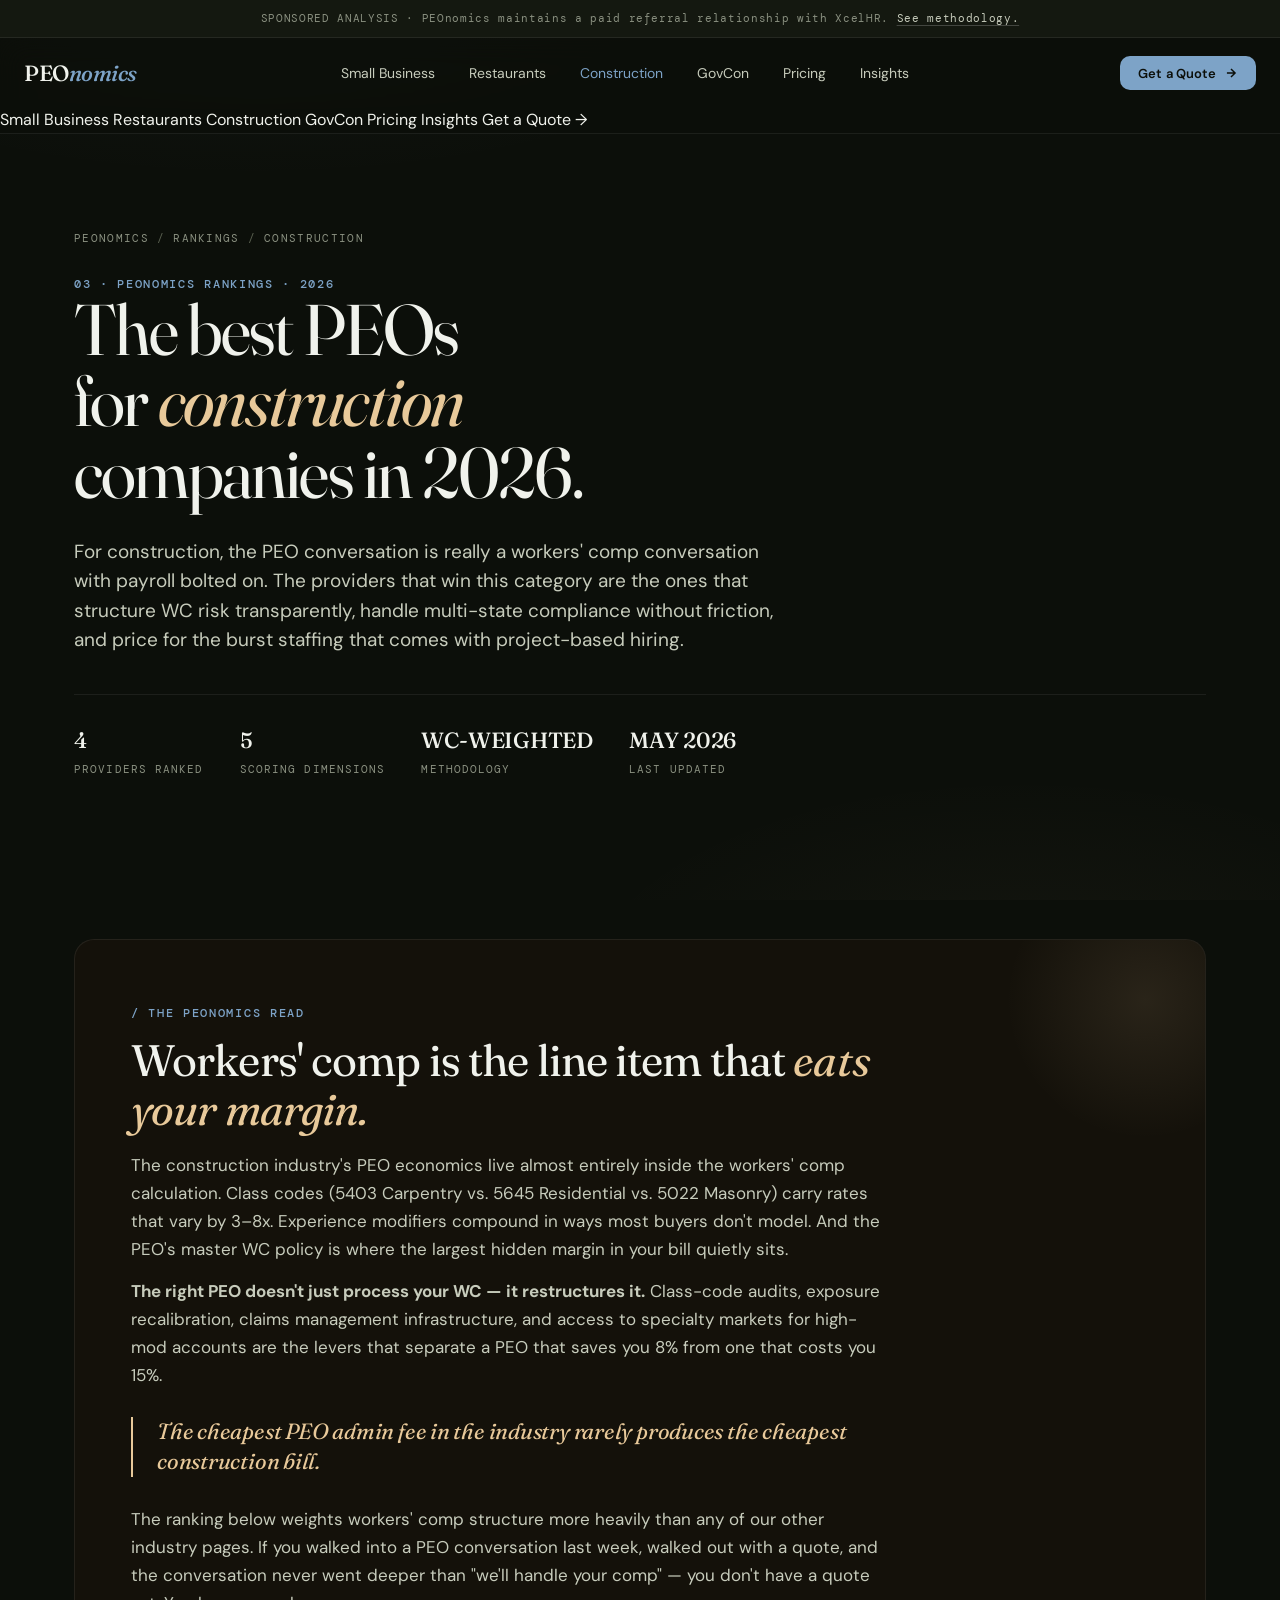
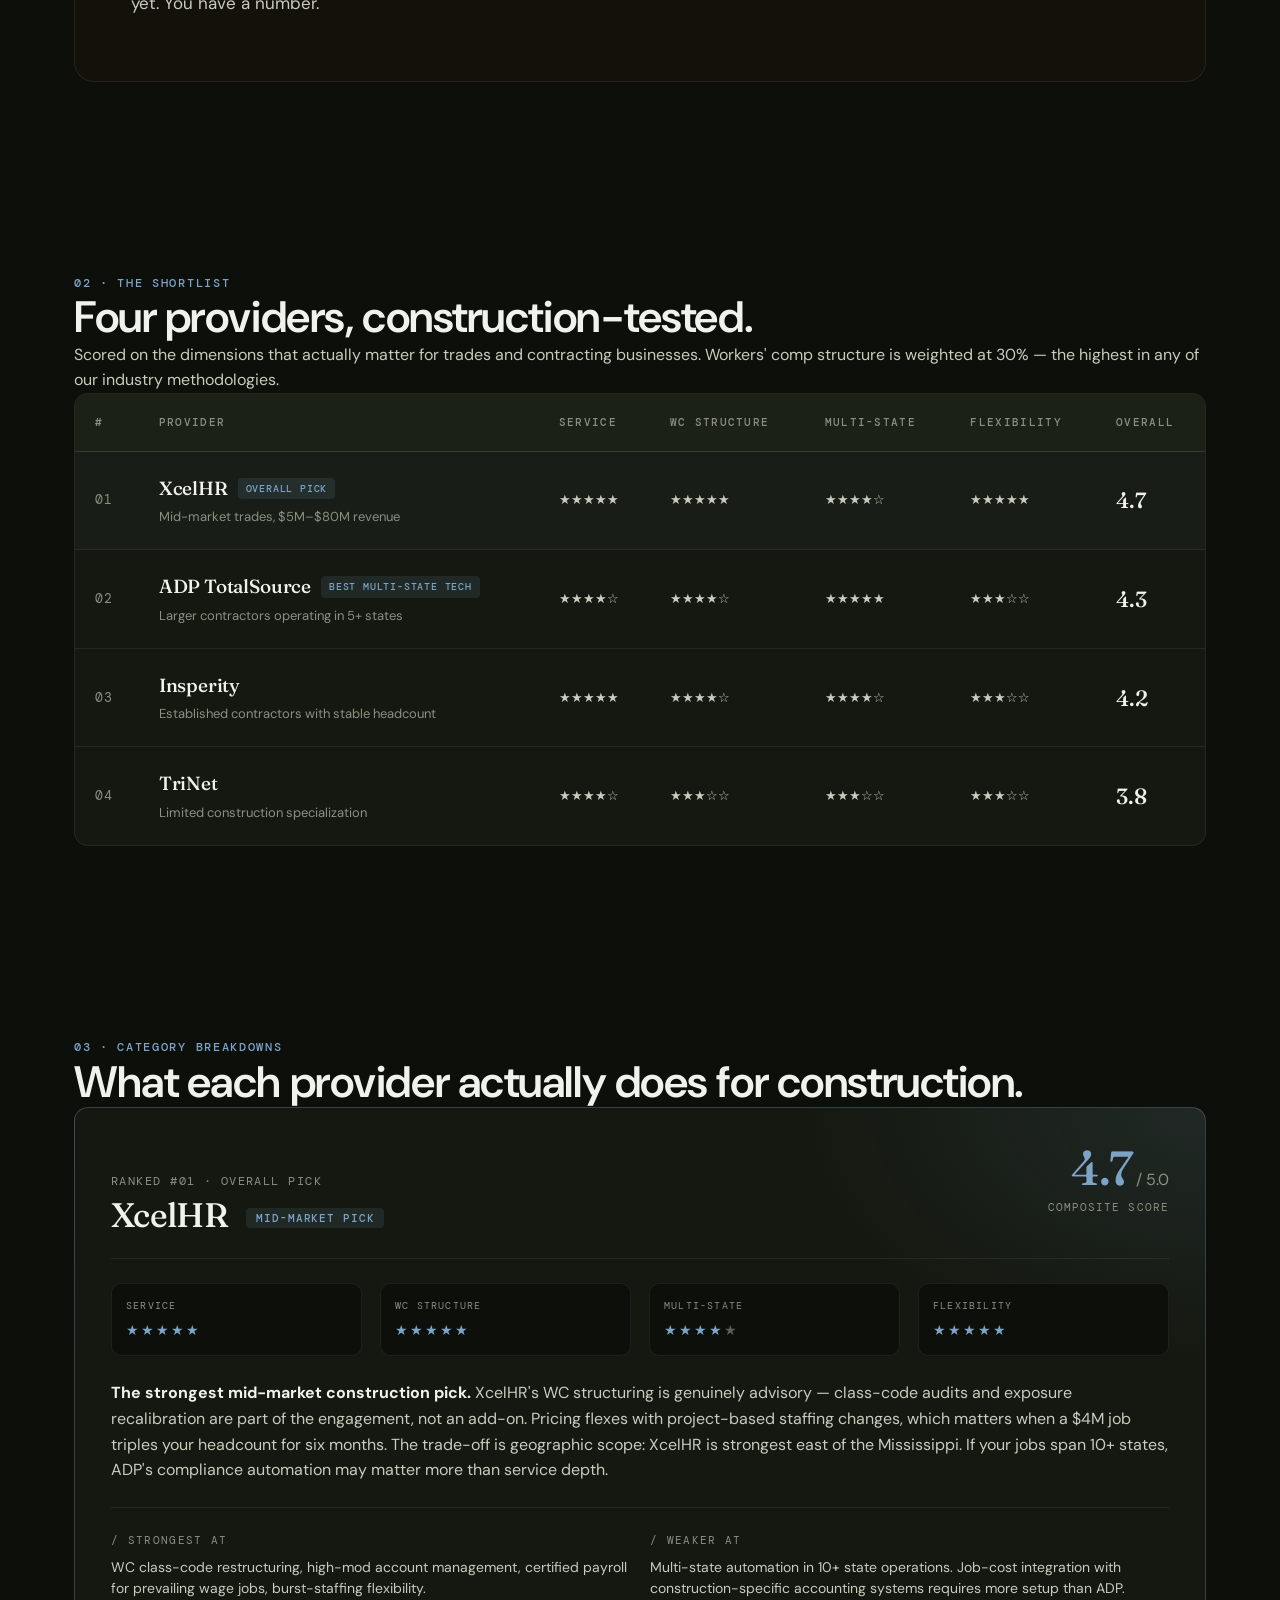
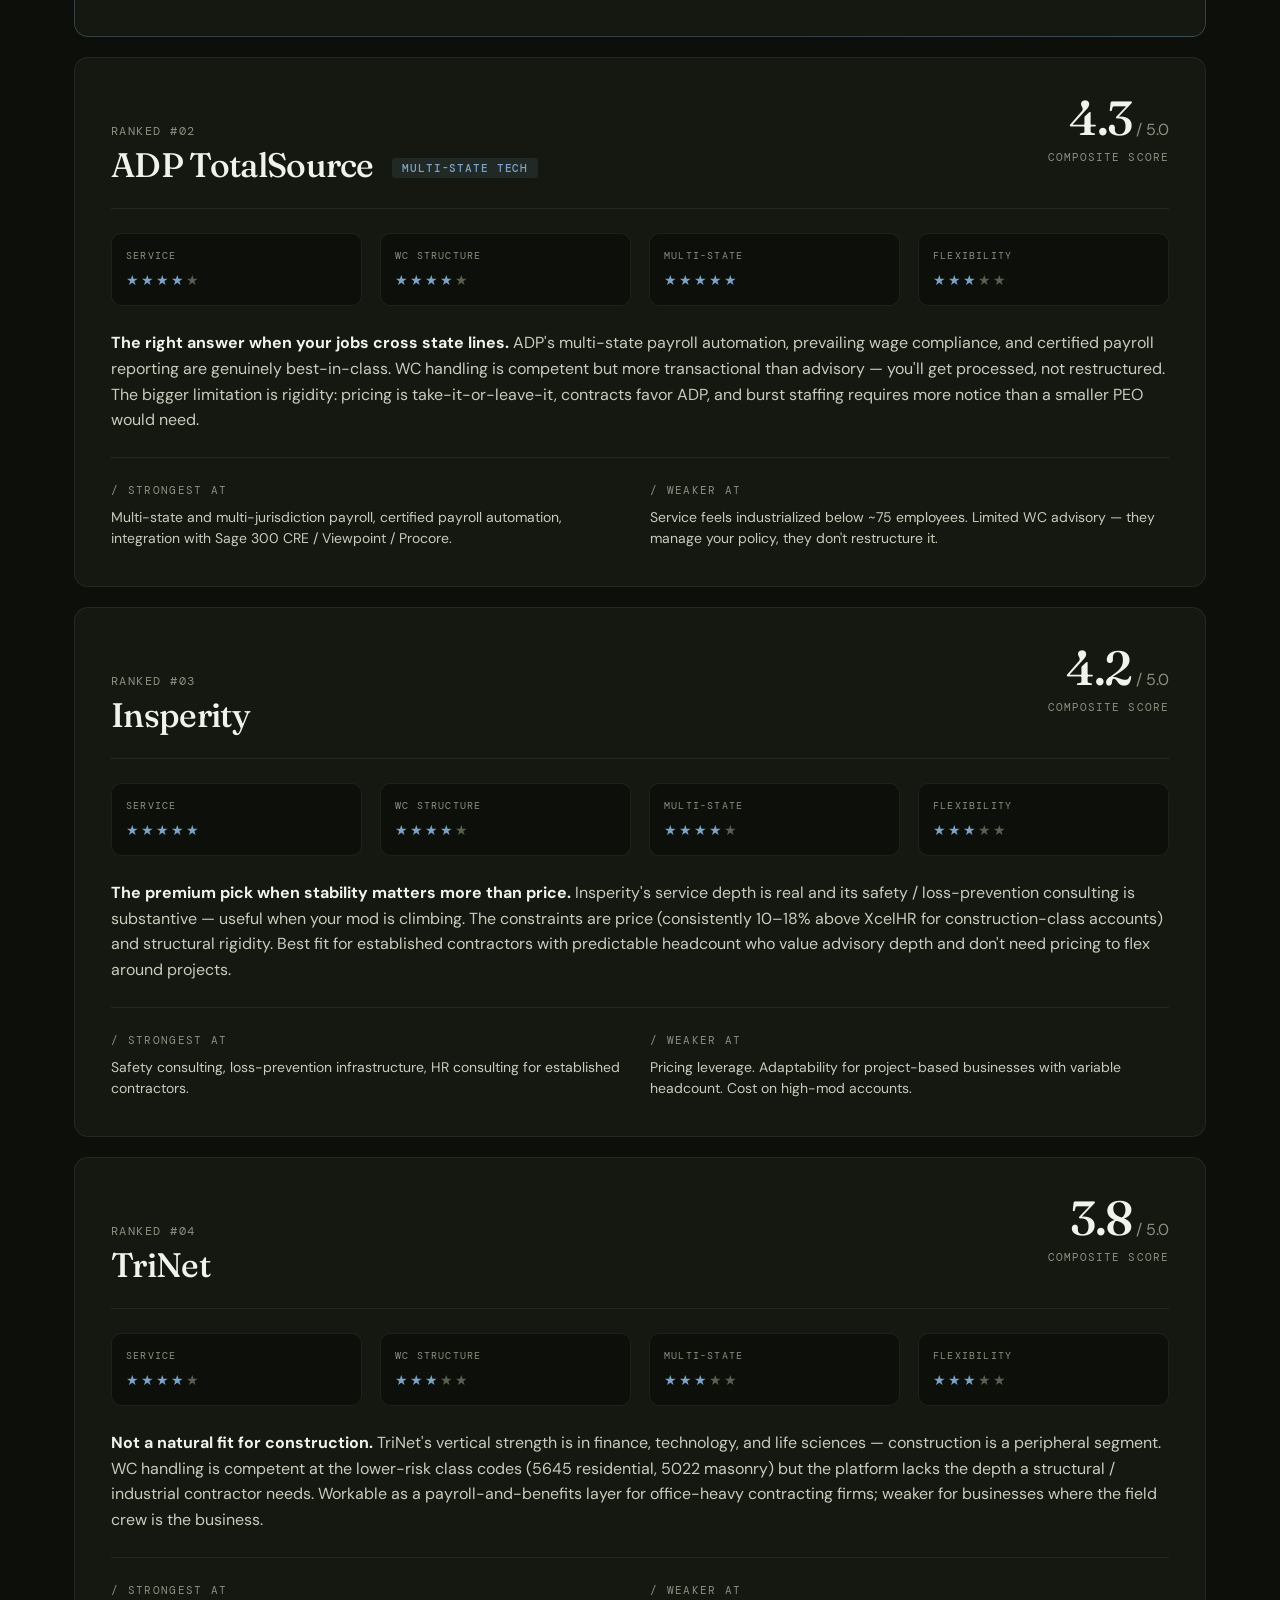
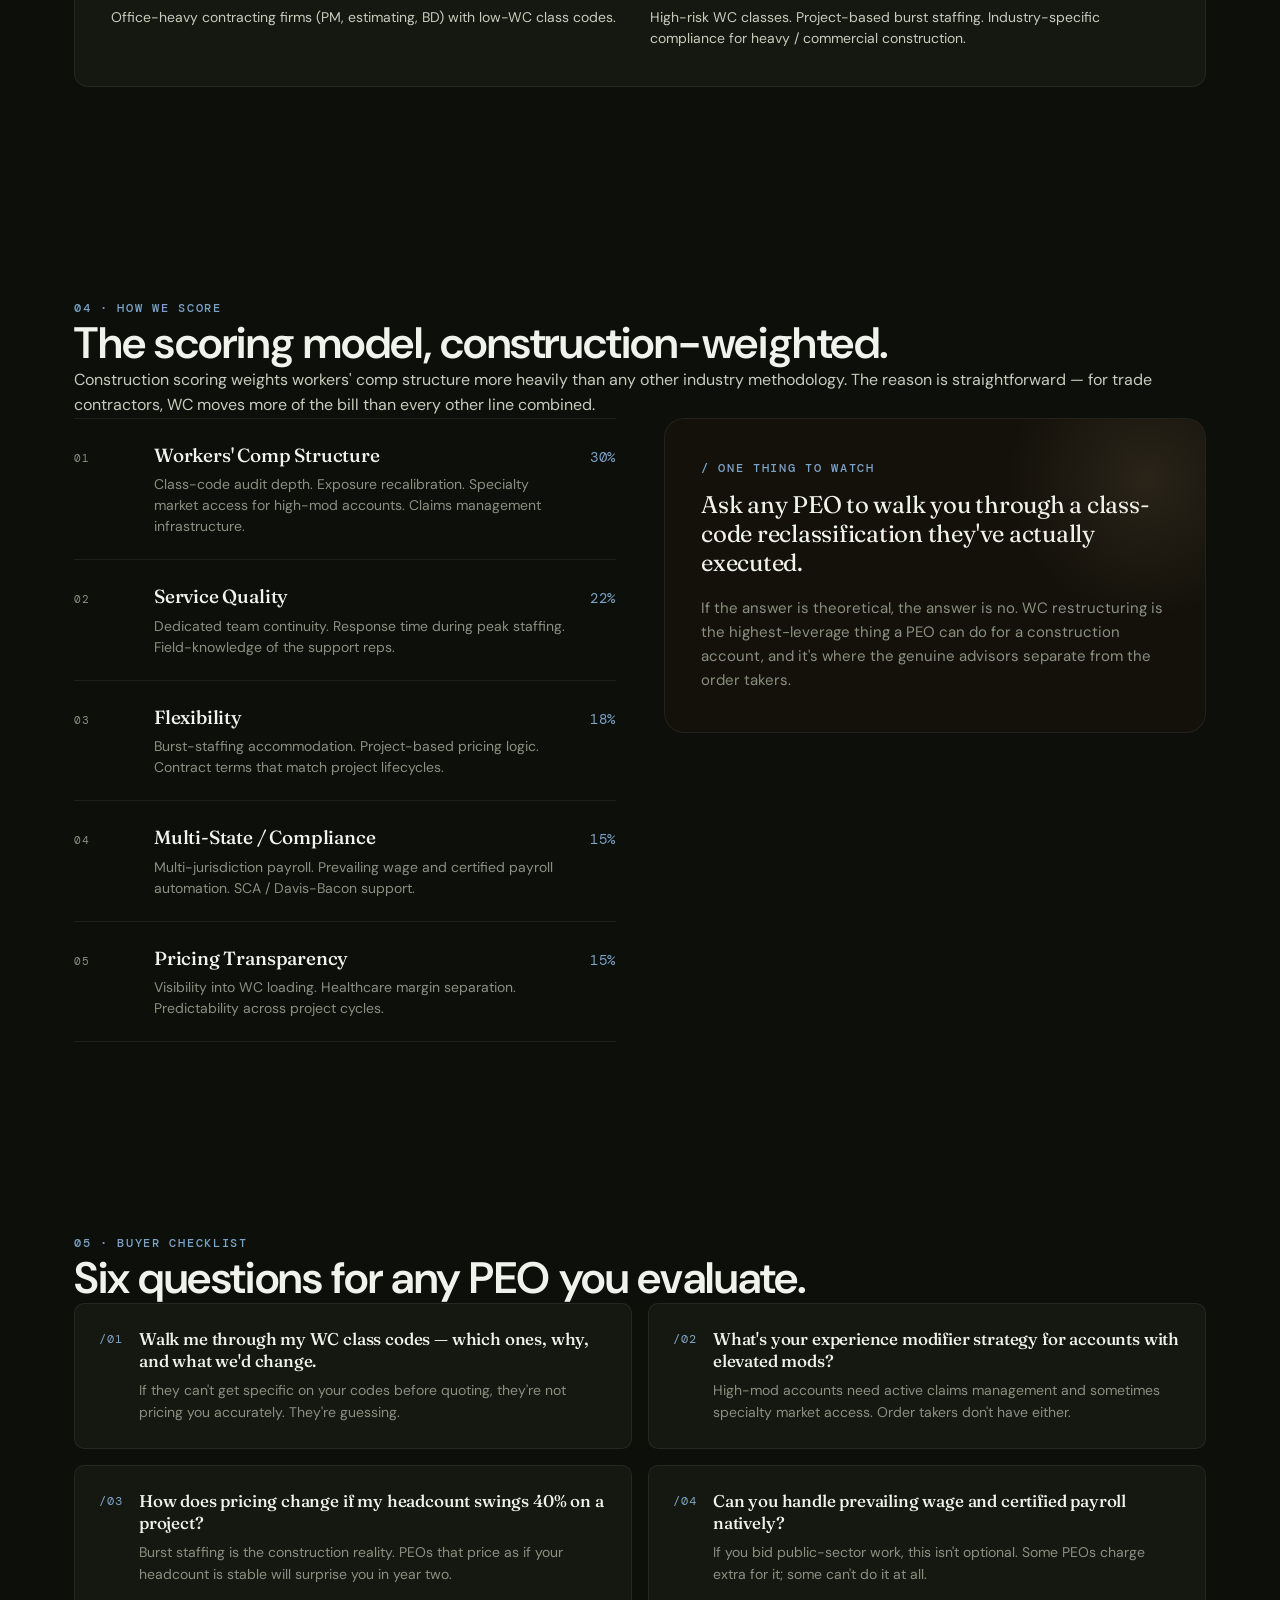
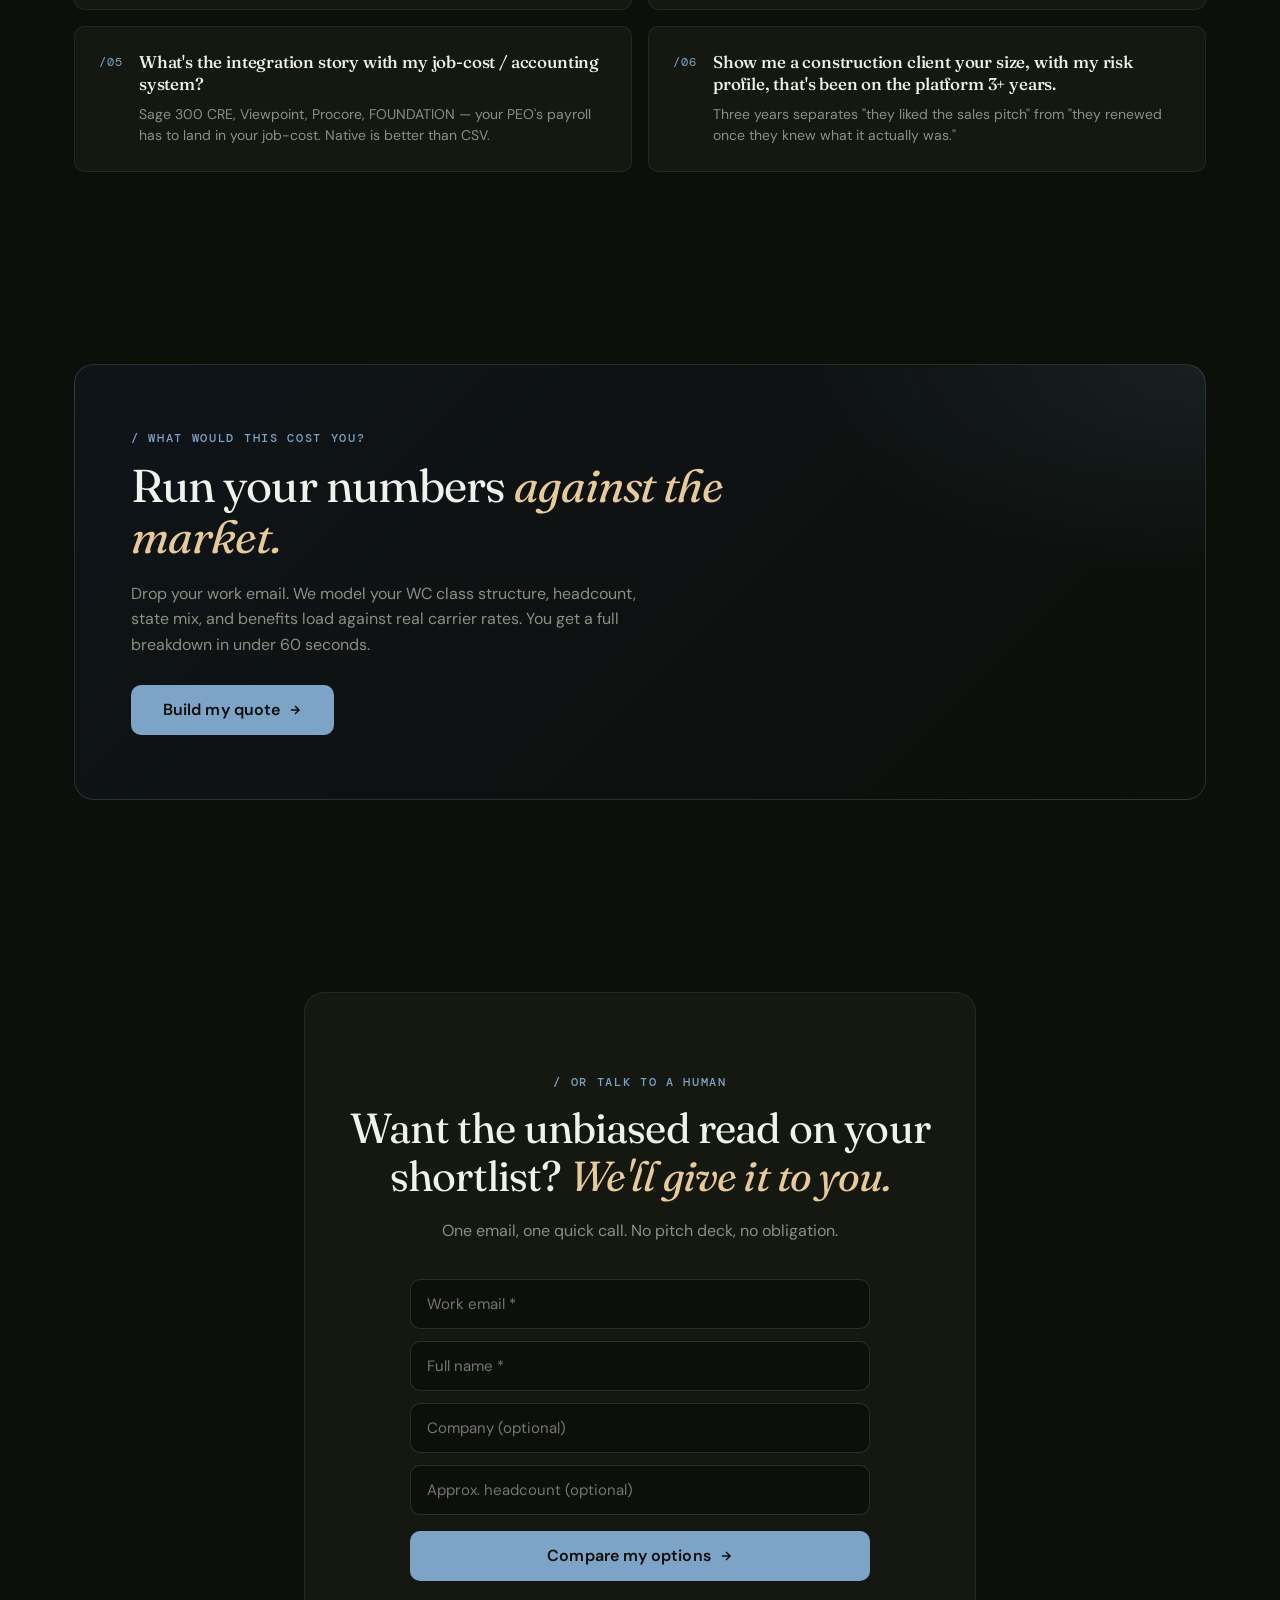
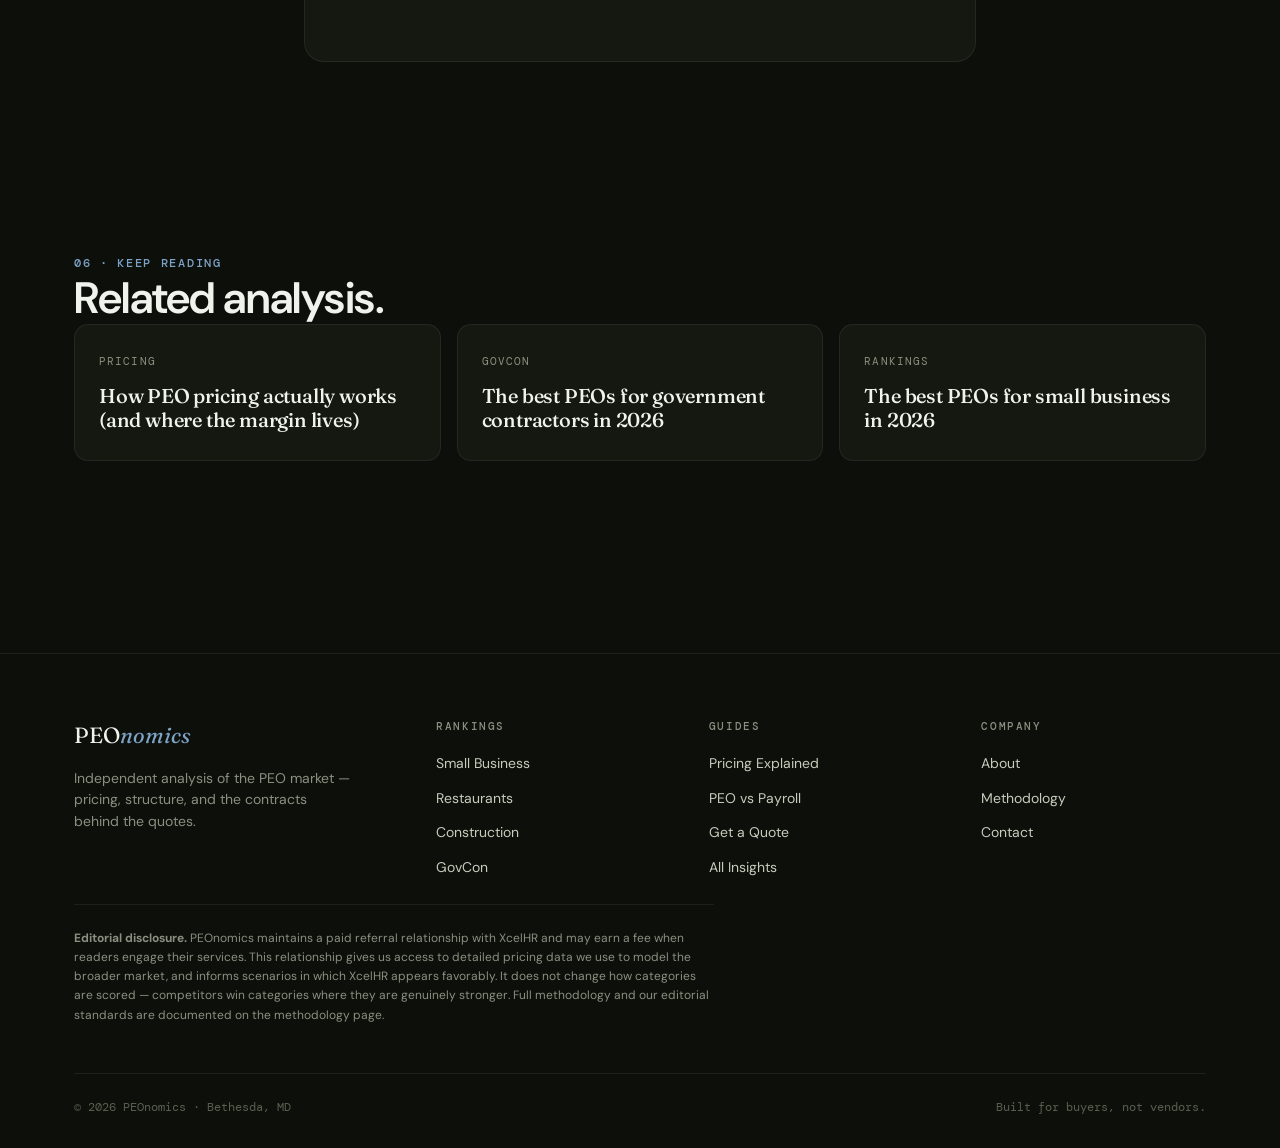
<file: best-peo-construction.html>
<!DOCTYPE html>
<html lang="en">
<head>
  <meta charset="UTF-8">
  <meta name="viewport" content="width=device-width, initial-scale=1.0">

  <title>Best PEOs for Construction Companies (2026) | PEOnomics</title>
  <meta name="description" content="Independent ranking of the best PEO providers for construction companies in 2026 — scored on workers' comp structure, multi-state compliance, and burst-staffing flexibility.">

  <meta property="og:title" content="Best PEOs for Construction Companies (2026) | PEOnomics">
  <meta property="og:description" content="Independent ranking of the best PEO providers for construction companies — scored on workers' comp, compliance, and flexibility.">
  <meta property="og:type" content="article">
  <meta property="og:url" content="https://peonomics.com/best-peo-construction.html">
  <meta property="og:image" content="https://peonomics.com/assets/images/og-construction.png">
  <meta name="twitter:card" content="summary_large_image">

  <link rel="icon" type="image/svg+xml" href="/favicon.svg">
  <link rel="stylesheet" href="/assets/css/tokens.css">
  <link rel="stylesheet" href="/assets/css/ranking.css">

  <script type="application/ld+json">
  {
    "@context": "https://schema.org",
    "@type": "Article",
    "headline": "Best PEOs for Construction Companies (2026)",
    "description": "Independent ranking of the best PEO providers for construction companies in 2026.",
    "author": { "@type": "Organization", "name": "PEOnomics" },
    "publisher": { "@type": "Organization", "name": "PEOnomics" },
    "datePublished": "2026-01-15",
    "dateModified": "2026-05-15"
  }
  </script>
  <script type="application/ld+json">
  {
    "@context": "https://schema.org",
    "@type": "ItemList",
    "name": "Best PEOs for Construction 2026",
    "itemListOrder": "Descending",
    "itemListElement": [
      { "@type": "ListItem", "position": 1, "name": "XcelHR" },
      { "@type": "ListItem", "position": 2, "name": "ADP TotalSource" },
      { "@type": "ListItem", "position": 3, "name": "Insperity" },
      { "@type": "ListItem", "position": 4, "name": "TriNet" }
    ]
  }
  </script>
</head>
<body>

  <div class="disclosure-bar">
    SPONSORED ANALYSIS · PEOnomics maintains a paid referral relationship with XcelHR. <a href="/methodology.html">See methodology.</a>
  </div>

  <nav class="nav">
    <div class="nav-inner">
      <a href="/" class="nav-logo">PEO<span class="accent">nomics</span></a>
      <ul class="nav-links">
        <li><a href="/best-peo-small-business.html">Small Business</a></li>
        <li><a href="/best-peo-restaurants.html">Restaurants</a></li>
        <li><a href="/best-peo-construction.html" class="is-active">Construction</a></li>
        <li><a href="/best-peo-govcon.html">GovCon</a></li>
        <li><a href="/peo-pricing-explained.html">Pricing</a></li>
        <li><a href="/insights.html">Insights</a></li>
      </ul>
      <a href="/quote.html" class="btn btn-primary btn-sm nav-cta">
        Get a Quote
        <svg class="arrow" viewBox="0 0 24 24" fill="none" stroke="currentColor" stroke-width="2.5"><path d="M5 12h14M12 5l7 7-7 7"/></svg>
      </a>
      <button class="nav-toggle" aria-label="Menu">
        <svg width="22" height="22" viewBox="0 0 24 24" fill="none" stroke="currentColor" stroke-width="2"><path d="M4 6h16M4 12h16M4 18h16"/></svg>
      </button>
    </div>
    <div class="nav-mobile">
      <a href="/best-peo-small-business.html">Small Business</a>
      <a href="/best-peo-restaurants.html">Restaurants</a>
      <a href="/best-peo-construction.html">Construction</a>
      <a href="/best-peo-govcon.html">GovCon</a>
      <a href="/peo-pricing-explained.html">Pricing</a>
      <a href="/insights.html">Insights</a>
      <a href="/quote.html" class="cta">Get a Quote →</a>
    </div>
  </nav>

  <header class="rank-hero">
    <div class="rank-hero-inner">
      <nav class="rank-breadcrumb"><a href="/">PEOnomics</a><span class="sep">/</span><span>Rankings</span><span class="sep">/</span><span>Construction</span></nav>
      <div class="eyebrow rise">03 · PEONOMICS RANKINGS · 2026</div>
      <h1 class="rise-1">The best PEOs<br>for <span class="em">construction</span><br>companies in 2026.</h1>
      <p class="lead rise-2">For construction, the PEO conversation is really a workers' comp conversation with payroll bolted on. The providers that win this category are the ones that structure WC risk transparently, handle multi-state compliance without friction, and price for the burst staffing that comes with project-based hiring.</p>
      <div class="rank-meta rise-3">
        <div class="rank-meta-item"><strong>4</strong>Providers ranked</div>
        <div class="rank-meta-item"><strong>5</strong>Scoring dimensions</div>
        <div class="rank-meta-item"><strong>WC-weighted</strong>Methodology</div>
        <div class="rank-meta-item"><strong>May 2026</strong>Last updated</div>
      </div>
    </div>
  </header>

  <section>
    <div class="container">
      <div class="editorial">
        <div class="editorial-inner">
          <div class="eyebrow">/ THE PEONOMICS READ</div>
          <h2>Workers' comp is the line item that <span class="em">eats your margin.</span></h2>
          <p>The construction industry's PEO economics live almost entirely inside the workers' comp calculation. Class codes (5403 Carpentry vs. 5645 Residential vs. 5022 Masonry) carry rates that vary by 3–8x. Experience modifiers compound in ways most buyers don't model. And the PEO's master WC policy is where the largest hidden margin in your bill quietly sits.</p>
          <p><strong>The right PEO doesn't just process your WC — it restructures it.</strong> Class-code audits, exposure recalibration, claims management infrastructure, and access to specialty markets for high-mod accounts are the levers that separate a PEO that saves you 8% from one that costs you 15%.</p>
          <blockquote>The cheapest PEO admin fee in the industry rarely produces the cheapest construction bill.</blockquote>
          <p>The ranking below weights workers' comp structure more heavily than any of our other industry pages. If you walked into a PEO conversation last week, walked out with a quote, and the conversation never went deeper than "we'll handle your comp" — you don't have a quote yet. You have a number.</p>
        </div>
      </div>
    </div>
  </section>

  <section>
    <div class="container">
      <div class="section-head">
        <div class="eyebrow">02 · THE SHORTLIST</div>
        <h2>Four providers, <span class="em">construction-tested.</span></h2>
        <p>Scored on the dimensions that actually matter for trades and contracting businesses. Workers' comp structure is weighted at 30% — the highest in any of our industry methodologies.</p>
      </div>

      <div class="shortlist-wrap">
        <table class="shortlist-table">
          <thead>
            <tr>
              <th>#</th><th>Provider</th><th>Service</th><th>WC Structure</th><th>Multi-State</th><th>Flexibility</th><th>Overall</th>
            </tr>
          </thead>
          <tbody>
            <tr class="featured">
              <td data-label="#" class="rank-num">01</td>
              <td data-label="Provider">
                <div class="provider">XcelHR<span class="winner-tag">Overall Pick</span></div>
                <div class="best-for">Mid-market trades, $5M–$80M revenue</div>
              </td>
              <td data-label="Service" class="score">★★★★★</td>
              <td data-label="WC Structure" class="score">★★★★★</td>
              <td data-label="Multi-State" class="score">★★★★☆</td>
              <td data-label="Flexibility" class="score">★★★★★</td>
              <td data-label="Overall" class="overall">4.7</td>
            </tr>
            <tr>
              <td data-label="#" class="rank-num">02</td>
              <td data-label="Provider">
                <div class="provider">ADP TotalSource<span class="winner-tag">Best Multi-State Tech</span></div>
                <div class="best-for">Larger contractors operating in 5+ states</div>
              </td>
              <td data-label="Service" class="score">★★★★☆</td>
              <td data-label="WC Structure" class="score">★★★★☆</td>
              <td data-label="Multi-State" class="score">★★★★★</td>
              <td data-label="Flexibility" class="score">★★★☆☆</td>
              <td data-label="Overall" class="overall">4.3</td>
            </tr>
            <tr>
              <td data-label="#" class="rank-num">03</td>
              <td data-label="Provider">
                <div class="provider">Insperity</div>
                <div class="best-for">Established contractors with stable headcount</div>
              </td>
              <td data-label="Service" class="score">★★★★★</td>
              <td data-label="WC Structure" class="score">★★★★☆</td>
              <td data-label="Multi-State" class="score">★★★★☆</td>
              <td data-label="Flexibility" class="score">★★★☆☆</td>
              <td data-label="Overall" class="overall">4.2</td>
            </tr>
            <tr>
              <td data-label="#" class="rank-num">04</td>
              <td data-label="Provider">
                <div class="provider">TriNet</div>
                <div class="best-for">Limited construction specialization</div>
              </td>
              <td data-label="Service" class="score">★★★★☆</td>
              <td data-label="WC Structure" class="score">★★★☆☆</td>
              <td data-label="Multi-State" class="score">★★★☆☆</td>
              <td data-label="Flexibility" class="score">★★★☆☆</td>
              <td data-label="Overall" class="overall">3.8</td>
            </tr>
          </tbody>
        </table>
      </div>
    </div>
  </section>

  <section>
    <div class="container">
      <div class="section-head">
        <div class="eyebrow">03 · CATEGORY BREAKDOWNS</div>
        <h2>What each provider actually does <span class="em">for construction.</span></h2>
      </div>

      <article class="ranking-card is-pick">
        <header class="rc-head">
          <div>
            <div class="rc-rank">RANKED #01 · OVERALL PICK</div>
            <h3 class="rc-name">XcelHR <span class="rc-tag">Mid-Market Pick</span></h3>
          </div>
          <div class="rc-overall"><div><span class="rc-overall-num">4.7</span><span class="rc-overall-max">/ 5.0</span></div><div class="rc-overall-label">Composite Score</div></div>
        </header>
        <div class="rc-scores">
          <div class="rc-score"><div class="rc-score-label">Service</div><div class="rc-score-stars">★★★★★</div></div>
          <div class="rc-score"><div class="rc-score-label">WC Structure</div><div class="rc-score-stars">★★★★★</div></div>
          <div class="rc-score"><div class="rc-score-label">Multi-State</div><div class="rc-score-stars">★★★★<span class="empty">★</span></div></div>
          <div class="rc-score"><div class="rc-score-label">Flexibility</div><div class="rc-score-stars">★★★★★</div></div>
        </div>
        <p class="rc-verdict">
          <strong>The strongest mid-market construction pick.</strong> XcelHR's WC structuring is genuinely advisory — class-code audits and exposure recalibration are part of the engagement, not an add-on. Pricing flexes with project-based staffing changes, which matters when a $4M job triples your headcount for six months. The trade-off is geographic scope: XcelHR is strongest east of the Mississippi. If your jobs span 10+ states, ADP's compliance automation may matter more than service depth.
        </p>
        <div class="rc-best-worst">
          <div><div class="rc-bw-label">/ Strongest at</div><p class="rc-bw-body">WC class-code restructuring, high-mod account management, certified payroll for prevailing wage jobs, burst-staffing flexibility.</p></div>
          <div><div class="rc-bw-label">/ Weaker at</div><p class="rc-bw-body">Multi-state automation in 10+ state operations. Job-cost integration with construction-specific accounting systems requires more setup than ADP.</p></div>
        </div>
      </article>

      <article class="ranking-card">
        <header class="rc-head">
          <div><div class="rc-rank">RANKED #02</div><h3 class="rc-name">ADP TotalSource <span class="rc-tag">Multi-State Tech</span></h3></div>
          <div class="rc-overall"><div><span class="rc-overall-num">4.3</span><span class="rc-overall-max">/ 5.0</span></div><div class="rc-overall-label">Composite Score</div></div>
        </header>
        <div class="rc-scores">
          <div class="rc-score"><div class="rc-score-label">Service</div><div class="rc-score-stars">★★★★<span class="empty">★</span></div></div>
          <div class="rc-score"><div class="rc-score-label">WC Structure</div><div class="rc-score-stars">★★★★<span class="empty">★</span></div></div>
          <div class="rc-score"><div class="rc-score-label">Multi-State</div><div class="rc-score-stars">★★★★★</div></div>
          <div class="rc-score"><div class="rc-score-label">Flexibility</div><div class="rc-score-stars">★★★<span class="empty">★★</span></div></div>
        </div>
        <p class="rc-verdict">
          <strong>The right answer when your jobs cross state lines.</strong> ADP's multi-state payroll automation, prevailing wage compliance, and certified payroll reporting are genuinely best-in-class. WC handling is competent but more transactional than advisory — you'll get processed, not restructured. The bigger limitation is rigidity: pricing is take-it-or-leave-it, contracts favor ADP, and burst staffing requires more notice than a smaller PEO would need.
        </p>
        <div class="rc-best-worst">
          <div><div class="rc-bw-label">/ Strongest at</div><p class="rc-bw-body">Multi-state and multi-jurisdiction payroll, certified payroll automation, integration with Sage 300 CRE / Viewpoint / Procore.</p></div>
          <div><div class="rc-bw-label">/ Weaker at</div><p class="rc-bw-body">Service feels industrialized below ~75 employees. Limited WC advisory — they manage your policy, they don't restructure it.</p></div>
        </div>
      </article>

      <article class="ranking-card">
        <header class="rc-head">
          <div><div class="rc-rank">RANKED #03</div><h3 class="rc-name">Insperity</h3></div>
          <div class="rc-overall"><div><span class="rc-overall-num">4.2</span><span class="rc-overall-max">/ 5.0</span></div><div class="rc-overall-label">Composite Score</div></div>
        </header>
        <div class="rc-scores">
          <div class="rc-score"><div class="rc-score-label">Service</div><div class="rc-score-stars">★★★★★</div></div>
          <div class="rc-score"><div class="rc-score-label">WC Structure</div><div class="rc-score-stars">★★★★<span class="empty">★</span></div></div>
          <div class="rc-score"><div class="rc-score-label">Multi-State</div><div class="rc-score-stars">★★★★<span class="empty">★</span></div></div>
          <div class="rc-score"><div class="rc-score-label">Flexibility</div><div class="rc-score-stars">★★★<span class="empty">★★</span></div></div>
        </div>
        <p class="rc-verdict">
          <strong>The premium pick when stability matters more than price.</strong> Insperity's service depth is real and its safety / loss-prevention consulting is substantive — useful when your mod is climbing. The constraints are price (consistently 10–18% above XcelHR for construction-class accounts) and structural rigidity. Best fit for established contractors with predictable headcount who value advisory depth and don't need pricing to flex around projects.
        </p>
        <div class="rc-best-worst">
          <div><div class="rc-bw-label">/ Strongest at</div><p class="rc-bw-body">Safety consulting, loss-prevention infrastructure, HR consulting for established contractors.</p></div>
          <div><div class="rc-bw-label">/ Weaker at</div><p class="rc-bw-body">Pricing leverage. Adaptability for project-based businesses with variable headcount. Cost on high-mod accounts.</p></div>
        </div>
      </article>

      <article class="ranking-card">
        <header class="rc-head">
          <div><div class="rc-rank">RANKED #04</div><h3 class="rc-name">TriNet</h3></div>
          <div class="rc-overall"><div><span class="rc-overall-num">3.8</span><span class="rc-overall-max">/ 5.0</span></div><div class="rc-overall-label">Composite Score</div></div>
        </header>
        <div class="rc-scores">
          <div class="rc-score"><div class="rc-score-label">Service</div><div class="rc-score-stars">★★★★<span class="empty">★</span></div></div>
          <div class="rc-score"><div class="rc-score-label">WC Structure</div><div class="rc-score-stars">★★★<span class="empty">★★</span></div></div>
          <div class="rc-score"><div class="rc-score-label">Multi-State</div><div class="rc-score-stars">★★★<span class="empty">★★</span></div></div>
          <div class="rc-score"><div class="rc-score-label">Flexibility</div><div class="rc-score-stars">★★★<span class="empty">★★</span></div></div>
        </div>
        <p class="rc-verdict">
          <strong>Not a natural fit for construction.</strong> TriNet's vertical strength is in finance, technology, and life sciences — construction is a peripheral segment. WC handling is competent at the lower-risk class codes (5645 residential, 5022 masonry) but the platform lacks the depth a structural / industrial contractor needs. Workable as a payroll-and-benefits layer for office-heavy contracting firms; weaker for businesses where the field crew is the business.
        </p>
        <div class="rc-best-worst">
          <div><div class="rc-bw-label">/ Strongest at</div><p class="rc-bw-body">Office-heavy contracting firms (PM, estimating, BD) with low-WC class codes.</p></div>
          <div><div class="rc-bw-label">/ Weaker at</div><p class="rc-bw-body">High-risk WC classes. Project-based burst staffing. Industry-specific compliance for heavy / commercial construction.</p></div>
        </div>
      </article>
    </div>
  </section>

  <section>
    <div class="container">
      <div class="section-head">
        <div class="eyebrow">04 · HOW WE SCORE</div>
        <h2>The scoring model, <span class="em">construction-weighted.</span></h2>
        <p>Construction scoring weights workers' comp structure more heavily than any other industry methodology. The reason is straightforward — for trade contractors, WC moves more of the bill than every other line combined.</p>
      </div>
      <div class="method-grid">
        <div>
          <ul class="method-list">
            <li class="method-item"><span class="method-num">01</span><div><div class="method-name">Workers' Comp Structure</div><div class="method-desc">Class-code audit depth. Exposure recalibration. Specialty market access for high-mod accounts. Claims management infrastructure.</div></div><span class="method-weight">30%</span></li>
            <li class="method-item"><span class="method-num">02</span><div><div class="method-name">Service Quality</div><div class="method-desc">Dedicated team continuity. Response time during peak staffing. Field-knowledge of the support reps.</div></div><span class="method-weight">22%</span></li>
            <li class="method-item"><span class="method-num">03</span><div><div class="method-name">Flexibility</div><div class="method-desc">Burst-staffing accommodation. Project-based pricing logic. Contract terms that match project lifecycles.</div></div><span class="method-weight">18%</span></li>
            <li class="method-item"><span class="method-num">04</span><div><div class="method-name">Multi-State / Compliance</div><div class="method-desc">Multi-jurisdiction payroll. Prevailing wage and certified payroll automation. SCA / Davis-Bacon support.</div></div><span class="method-weight">15%</span></li>
            <li class="method-item"><span class="method-num">05</span><div><div class="method-name">Pricing Transparency</div><div class="method-desc">Visibility into WC loading. Healthcare margin separation. Predictability across project cycles.</div></div><span class="method-weight">15%</span></li>
          </ul>
        </div>
        <div>
          <div class="editorial" style="padding:40px 36px;">
            <div class="eyebrow">/ ONE THING TO WATCH</div>
            <h3 style="font-family:var(--f-display); font-weight:400; font-size:24px; margin-top:14px; letter-spacing:-0.01em; line-height:1.2;">Ask any PEO to walk you through a class-code reclassification they've actually executed.</h3>
            <p style="margin-top:18px; font-size:15px; line-height:1.6; color:var(--muted);">If the answer is theoretical, the answer is no. WC restructuring is the highest-leverage thing a PEO can do for a construction account, and it's where the genuine advisors separate from the order takers.</p>
          </div>
        </div>
      </div>
    </div>
  </section>

  <section>
    <div class="container">
      <div class="section-head">
        <div class="eyebrow">05 · BUYER CHECKLIST</div>
        <h2>Six questions <span class="em">for any PEO you evaluate.</span></h2>
      </div>
      <div class="checklist">
        <div class="checklist-item"><div class="checklist-num">/01</div><div><div class="checklist-q">Walk me through my WC class codes — which ones, why, and what we'd change.</div><div class="checklist-a">If they can't get specific on your codes before quoting, they're not pricing you accurately. They're guessing.</div></div></div>
        <div class="checklist-item"><div class="checklist-num">/02</div><div><div class="checklist-q">What's your experience modifier strategy for accounts with elevated mods?</div><div class="checklist-a">High-mod accounts need active claims management and sometimes specialty market access. Order takers don't have either.</div></div></div>
        <div class="checklist-item"><div class="checklist-num">/03</div><div><div class="checklist-q">How does pricing change if my headcount swings 40% on a project?</div><div class="checklist-a">Burst staffing is the construction reality. PEOs that price as if your headcount is stable will surprise you in year two.</div></div></div>
        <div class="checklist-item"><div class="checklist-num">/04</div><div><div class="checklist-q">Can you handle prevailing wage and certified payroll natively?</div><div class="checklist-a">If you bid public-sector work, this isn't optional. Some PEOs charge extra for it; some can't do it at all.</div></div></div>
        <div class="checklist-item"><div class="checklist-num">/05</div><div><div class="checklist-q">What's the integration story with my job-cost / accounting system?</div><div class="checklist-a">Sage 300 CRE, Viewpoint, Procore, FOUNDATION — your PEO's payroll has to land in your job-cost. Native is better than CSV.</div></div></div>
        <div class="checklist-item"><div class="checklist-num">/06</div><div><div class="checklist-q">Show me a construction client your size, with my risk profile, that's been on the platform 3+ years.</div><div class="checklist-a">Three years separates "they liked the sales pitch" from "they renewed once they knew what it actually was."</div></div></div>
      </div>
    </div>
  </section>

  <section>
    <div class="container">
      <div style="background:radial-gradient(ellipse 60% 80% at 100% 0%, rgba(125,163,199,.10) 0%, transparent 60%), linear-gradient(135deg, #0F1419 0%, #0C0F0A 100%); border:1px solid var(--border-2); border-radius:var(--r-xl); padding:64px 56px; overflow:hidden; position:relative;">
        <div style="max-width:680px; position:relative;">
          <div class="eyebrow">/ WHAT WOULD THIS COST YOU?</div>
          <h2 style="font-family:var(--f-display); font-weight:400; font-size:clamp(30px,4vw,46px); line-height:1.1; letter-spacing:-0.02em; margin-top:14px;">Run your numbers <span style="font-style:italic; color:var(--warm);">against the market.</span></h2>
          <p style="margin-top:18px; font-size:16px; line-height:1.6; color:var(--muted); max-width:520px;">Drop your work email. We model your WC class structure, headcount, state mix, and benefits load against real carrier rates. You get a full breakdown in under 60 seconds.</p>
          <div style="margin-top:28px;">
            <a href="/quote.html" class="btn btn-primary btn-lg">Build my quote
              <svg class="arrow" viewBox="0 0 24 24" fill="none" stroke="currentColor" stroke-width="2.5"><path d="M5 12h14M12 5l7 7-7 7"/></svg>
            </a>
          </div>
        </div>
      </div>
    </div>
  </section>

  <section>
    <div class="container-narrow">
      <div style="text-align:center; padding:80px 24px; border:1px solid var(--border); border-radius:var(--r-xl); background:var(--bg-elev);">
        <div class="eyebrow">/ OR TALK TO A HUMAN</div>
        <h2 style="font-family:var(--f-display); font-weight:400; font-size:clamp(28px,3.6vw,42px); letter-spacing:-0.02em; max-width:600px; margin:12px auto 0; line-height:1.15;">Want the unbiased read on your shortlist? <span style="font-style:italic; color:var(--warm);">We'll give it to you.</span></h2>
        <p style="max-width:480px; margin:18px auto 0; color:var(--muted); font-size:16px;">One email, one quick call. No pitch deck, no obligation.</p>
        <form style="max-width:460px; margin:36px auto 0; display:grid; gap:12px;" action="https://formspree.io/f/xlgzpryk" method="POST">
          <input type="hidden" name="_subject" value="New Lead — Construction Ranking Page">
          <input type="email" name="email" placeholder="Work email *" required style="width:100%; background:var(--bg); border:1px solid var(--border-2); color:var(--text); padding:14px 16px; border-radius:var(--r-md); font-family:var(--f-body); font-size:15px;">
          <input type="text" name="name" placeholder="Full name *" required style="width:100%; background:var(--bg); border:1px solid var(--border-2); color:var(--text); padding:14px 16px; border-radius:var(--r-md); font-family:var(--f-body); font-size:15px;">
          <input type="text" name="company" placeholder="Company (optional)" style="width:100%; background:var(--bg); border:1px solid var(--border-2); color:var(--text); padding:14px 16px; border-radius:var(--r-md); font-family:var(--f-body); font-size:15px;">
          <input type="number" name="headcount" placeholder="Approx. headcount (optional)" style="width:100%; background:var(--bg); border:1px solid var(--border-2); color:var(--text); padding:14px 16px; border-radius:var(--r-md); font-family:var(--f-body); font-size:15px;">
          <button type="submit" class="btn btn-primary btn-lg" style="margin-top:4px; width:100%; justify-content:center;">Compare my options
            <svg class="arrow" viewBox="0 0 24 24" fill="none" stroke="currentColor" stroke-width="2.5"><path d="M5 12h14M12 5l7 7-7 7"/></svg>
          </button>
        </form>
      </div>
    </div>
  </section>

  <section>
    <div class="container">
      <div class="section-head">
        <div class="eyebrow">06 · KEEP READING</div>
        <h2>Related <span class="em">analysis.</span></h2>
      </div>
      <div class="related-grid">
        <a href="/peo-pricing-explained.html" class="related-card"><div class="related-tag">PRICING</div><div class="related-title">How PEO pricing actually works (and where the margin lives)</div></a>
        <a href="/best-peo-govcon.html" class="related-card"><div class="related-tag">GOVCON</div><div class="related-title">The best PEOs for government contractors in 2026</div></a>
        <a href="/best-peo-small-business.html" class="related-card"><div class="related-tag">RANKINGS</div><div class="related-title">The best PEOs for small business in 2026</div></a>
      </div>
    </div>
  </section>

  <footer class="footer">
    <div class="container">
      <div class="footer-grid">
        <div>
          <div class="footer-brand-line">PEO<span class="text-accent" style="font-style:italic;">nomics</span></div>
          <p class="footer-tagline">Independent analysis of the PEO market — pricing, structure, and the contracts behind the quotes.</p>
        </div>
        <div class="footer-col"><h5>Rankings</h5><ul><li><a href="/best-peo-small-business.html">Small Business</a></li><li><a href="/best-peo-restaurants.html">Restaurants</a></li><li><a href="/best-peo-construction.html">Construction</a></li><li><a href="/best-peo-govcon.html">GovCon</a></li></ul></div>
        <div class="footer-col"><h5>Guides</h5><ul><li><a href="/peo-pricing-explained.html">Pricing Explained</a></li><li><a href="/peo-vs-payroll.html">PEO vs Payroll</a></li><li><a href="/quote.html">Get a Quote</a></li><li><a href="/insights.html">All Insights</a></li></ul></div>
        <div class="footer-col"><h5>Company</h5><ul><li><a href="/about.html">About</a></li><li><a href="/methodology.html">Methodology</a></li><li><a href="/contact.html">Contact</a></li></ul></div>
      </div>
      <p class="footer-disclosure"><strong>Editorial disclosure.</strong> PEOnomics maintains a paid referral relationship with XcelHR and may earn a fee when readers engage their services. This relationship gives us access to detailed pricing data we use to model the broader market, and informs scenarios in which XcelHR appears favorably. It does not change how categories are scored — competitors win categories where they are genuinely stronger. Full methodology and our editorial standards are documented on the <a href="/methodology.html">methodology page</a>.</p>
      <div class="footer-bottom"><span>© 2026 PEOnomics · Bethesda, MD</span><span>Built for buyers, not vendors.</span></div>
    </div>
  </footer>

  <script src="/assets/js/site.js"></script>
</body>
</html>
</file>
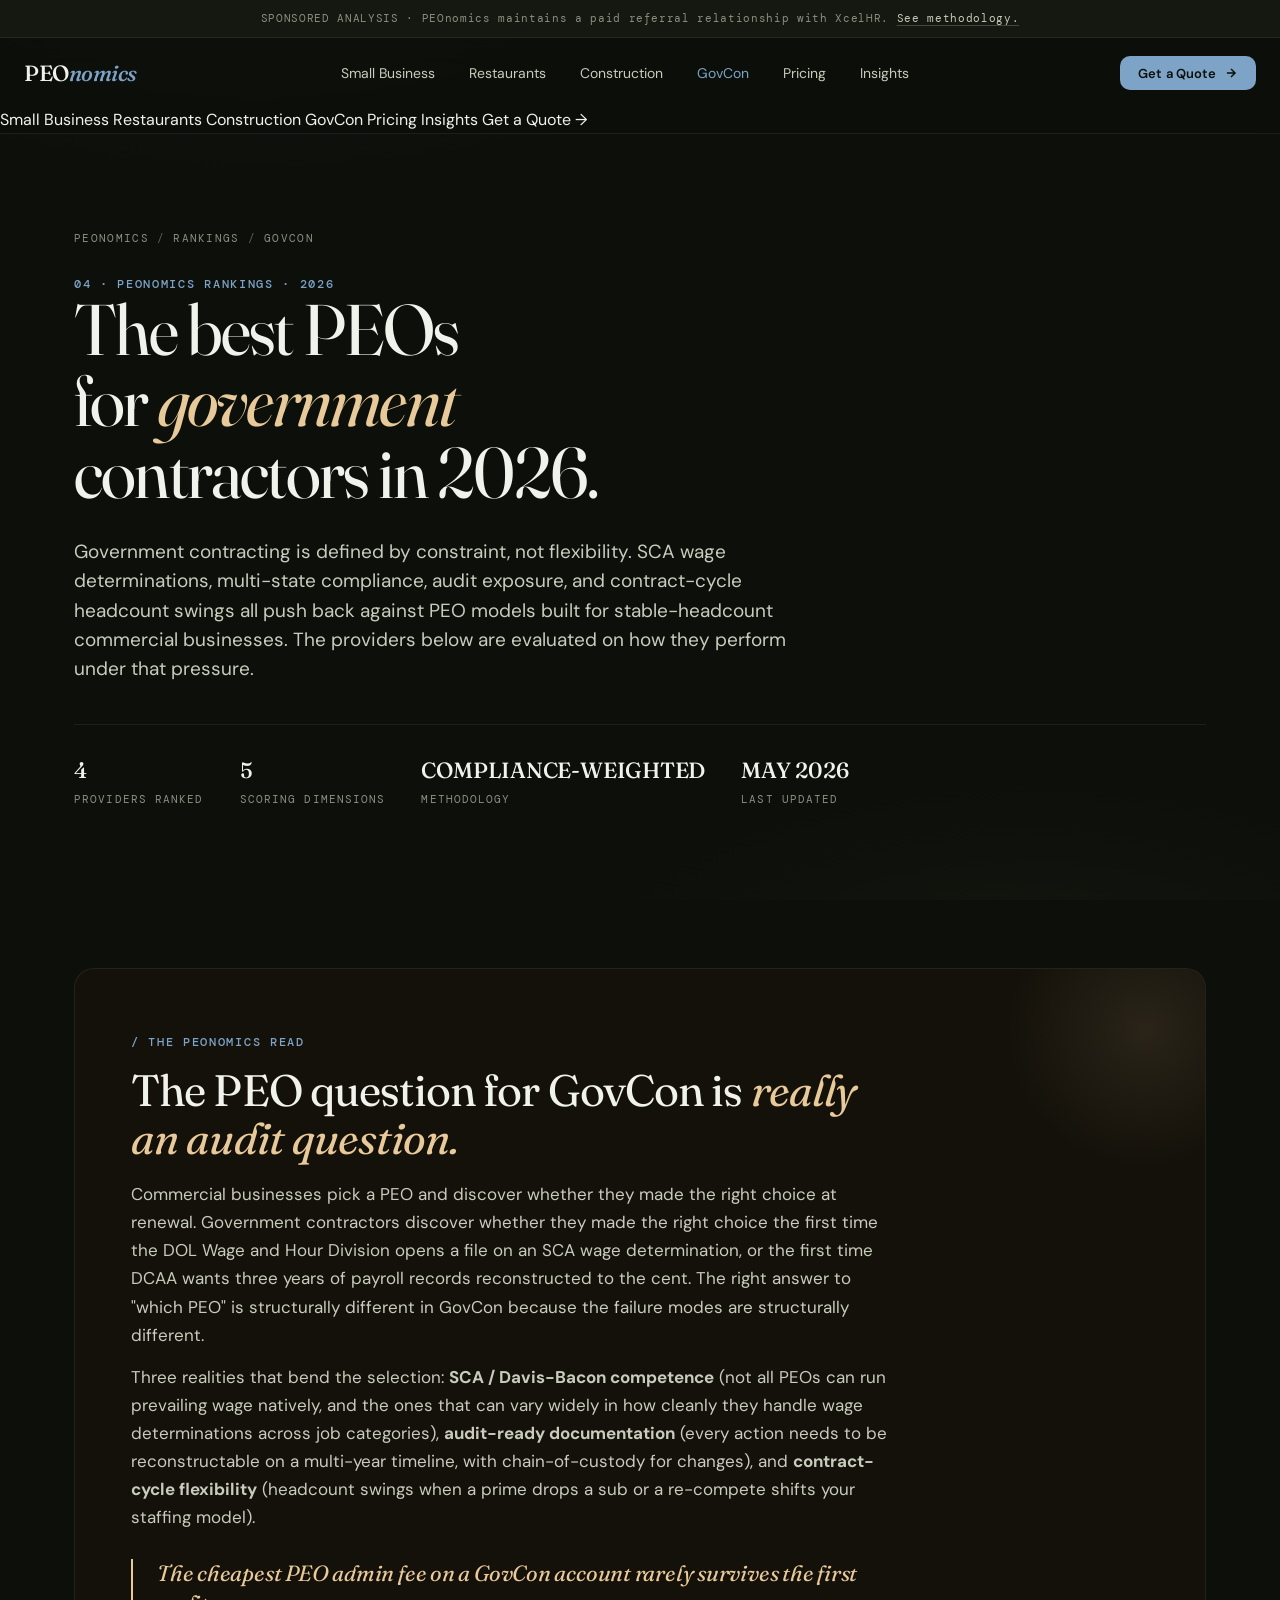
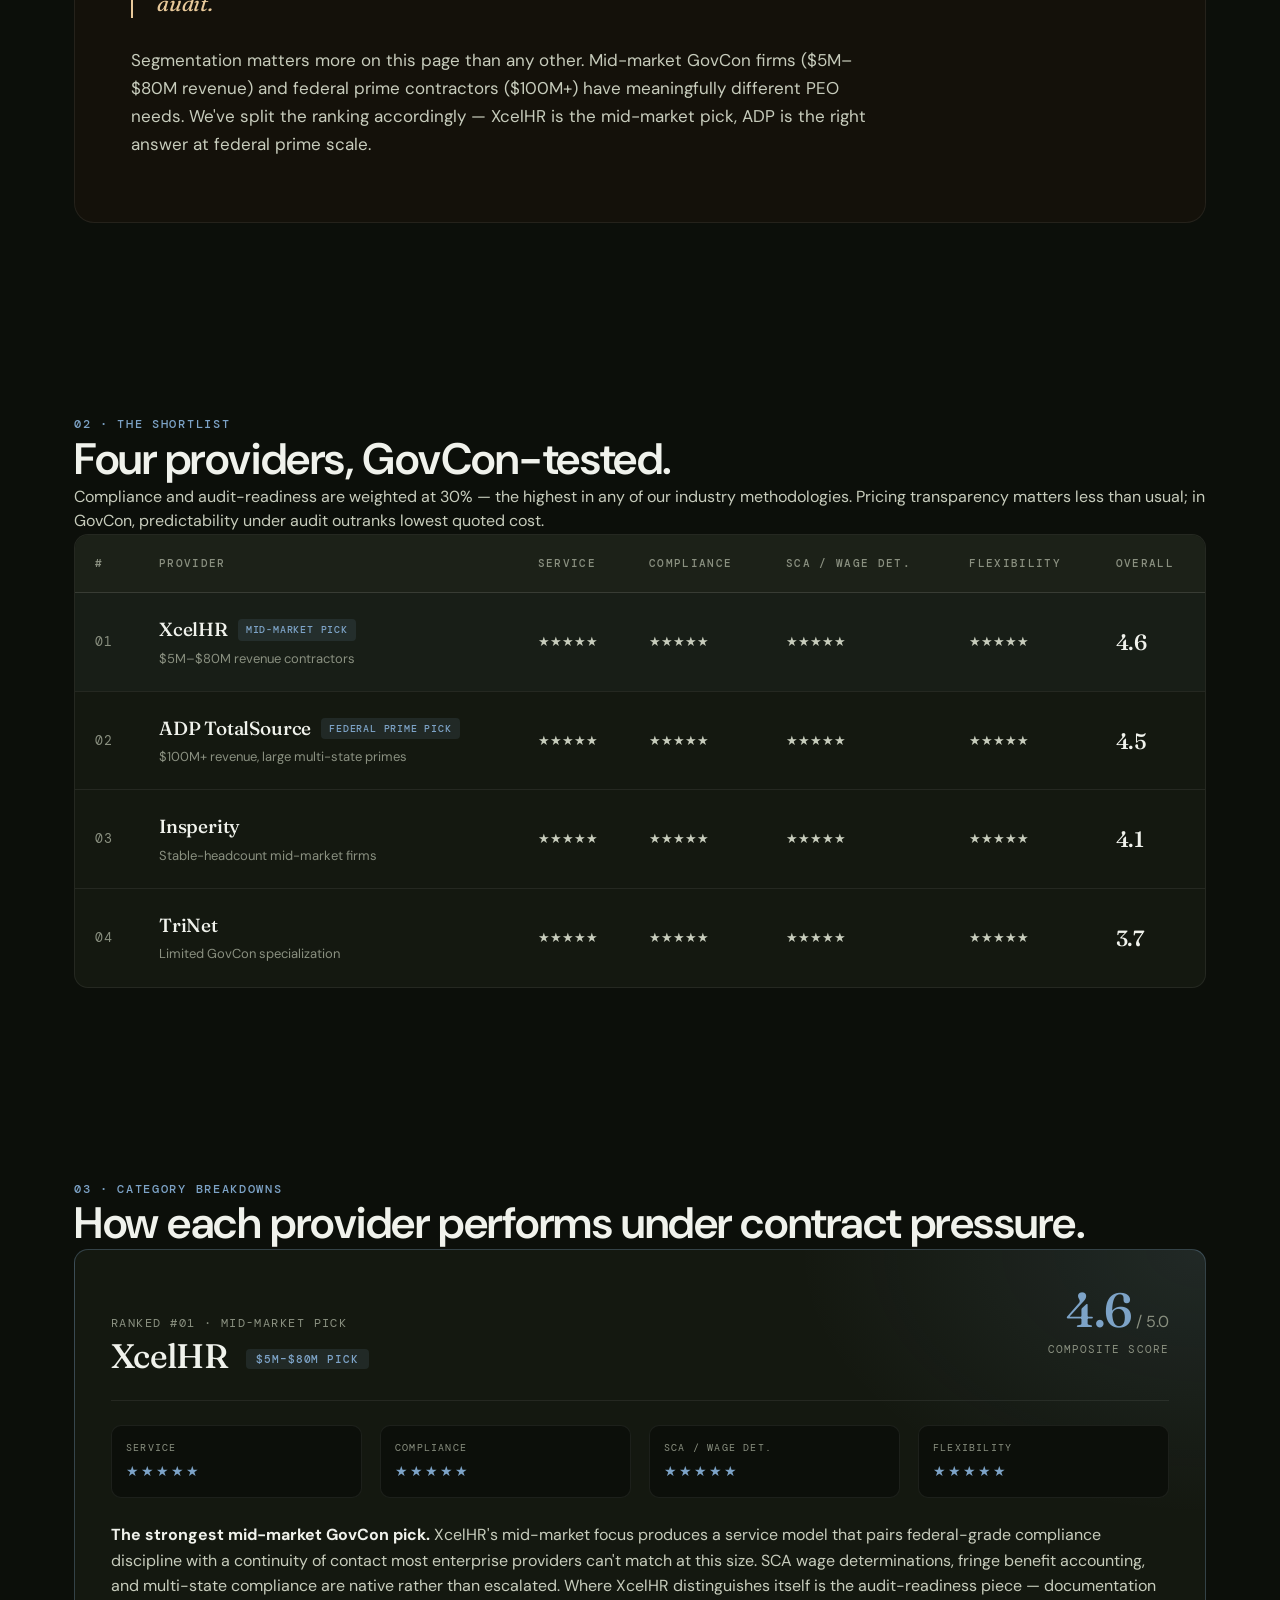
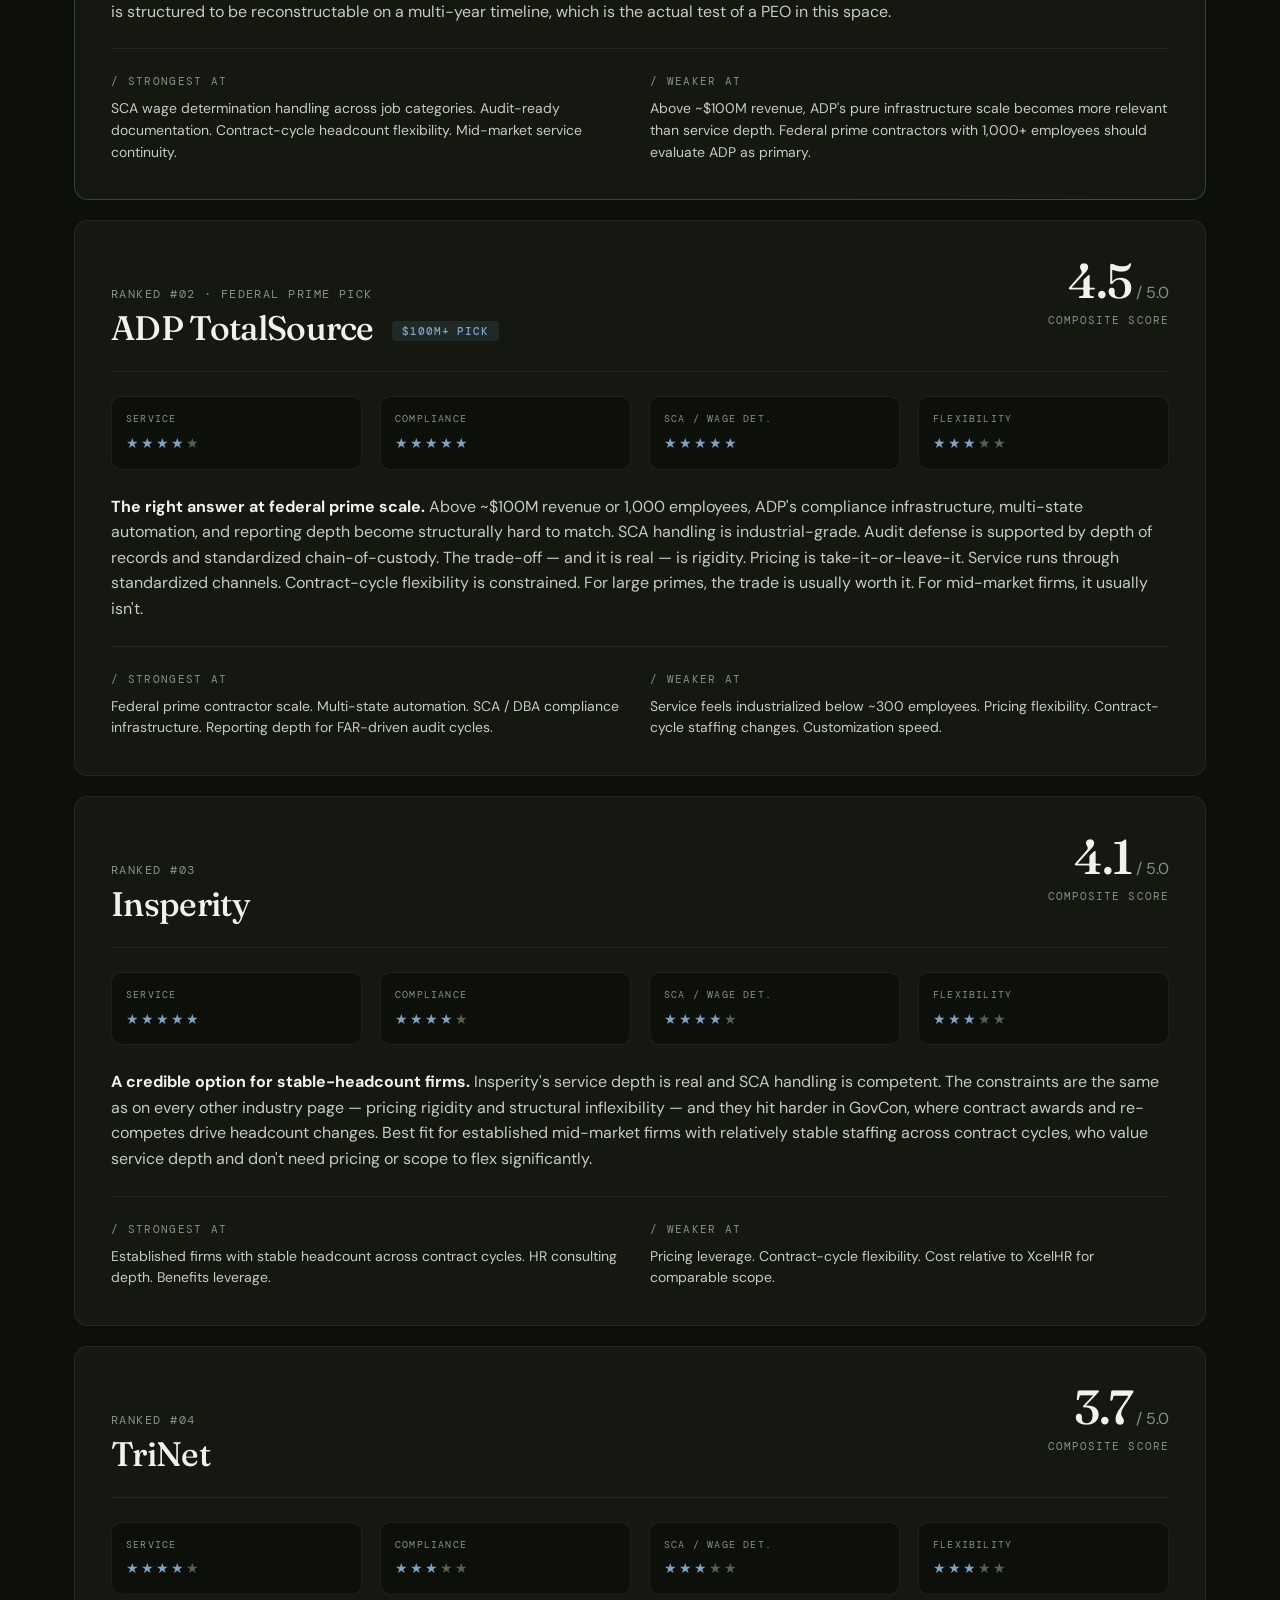
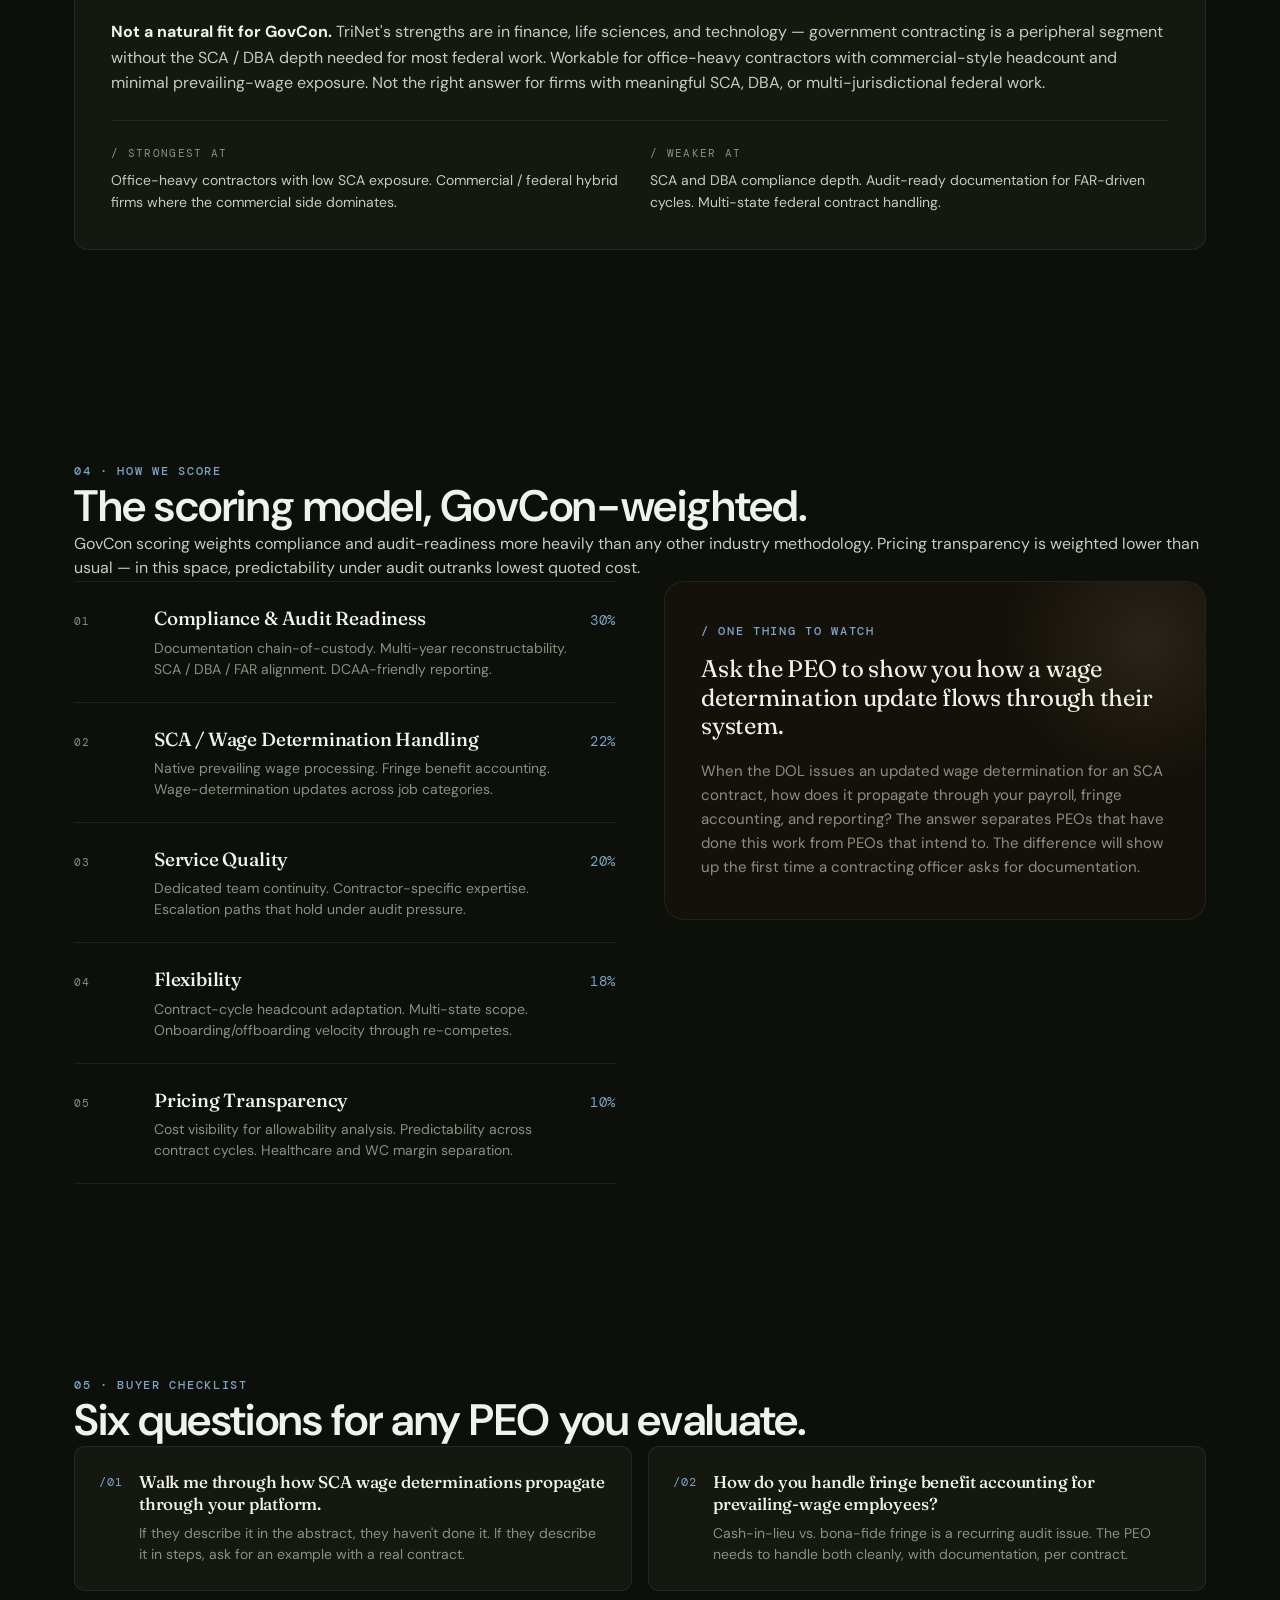
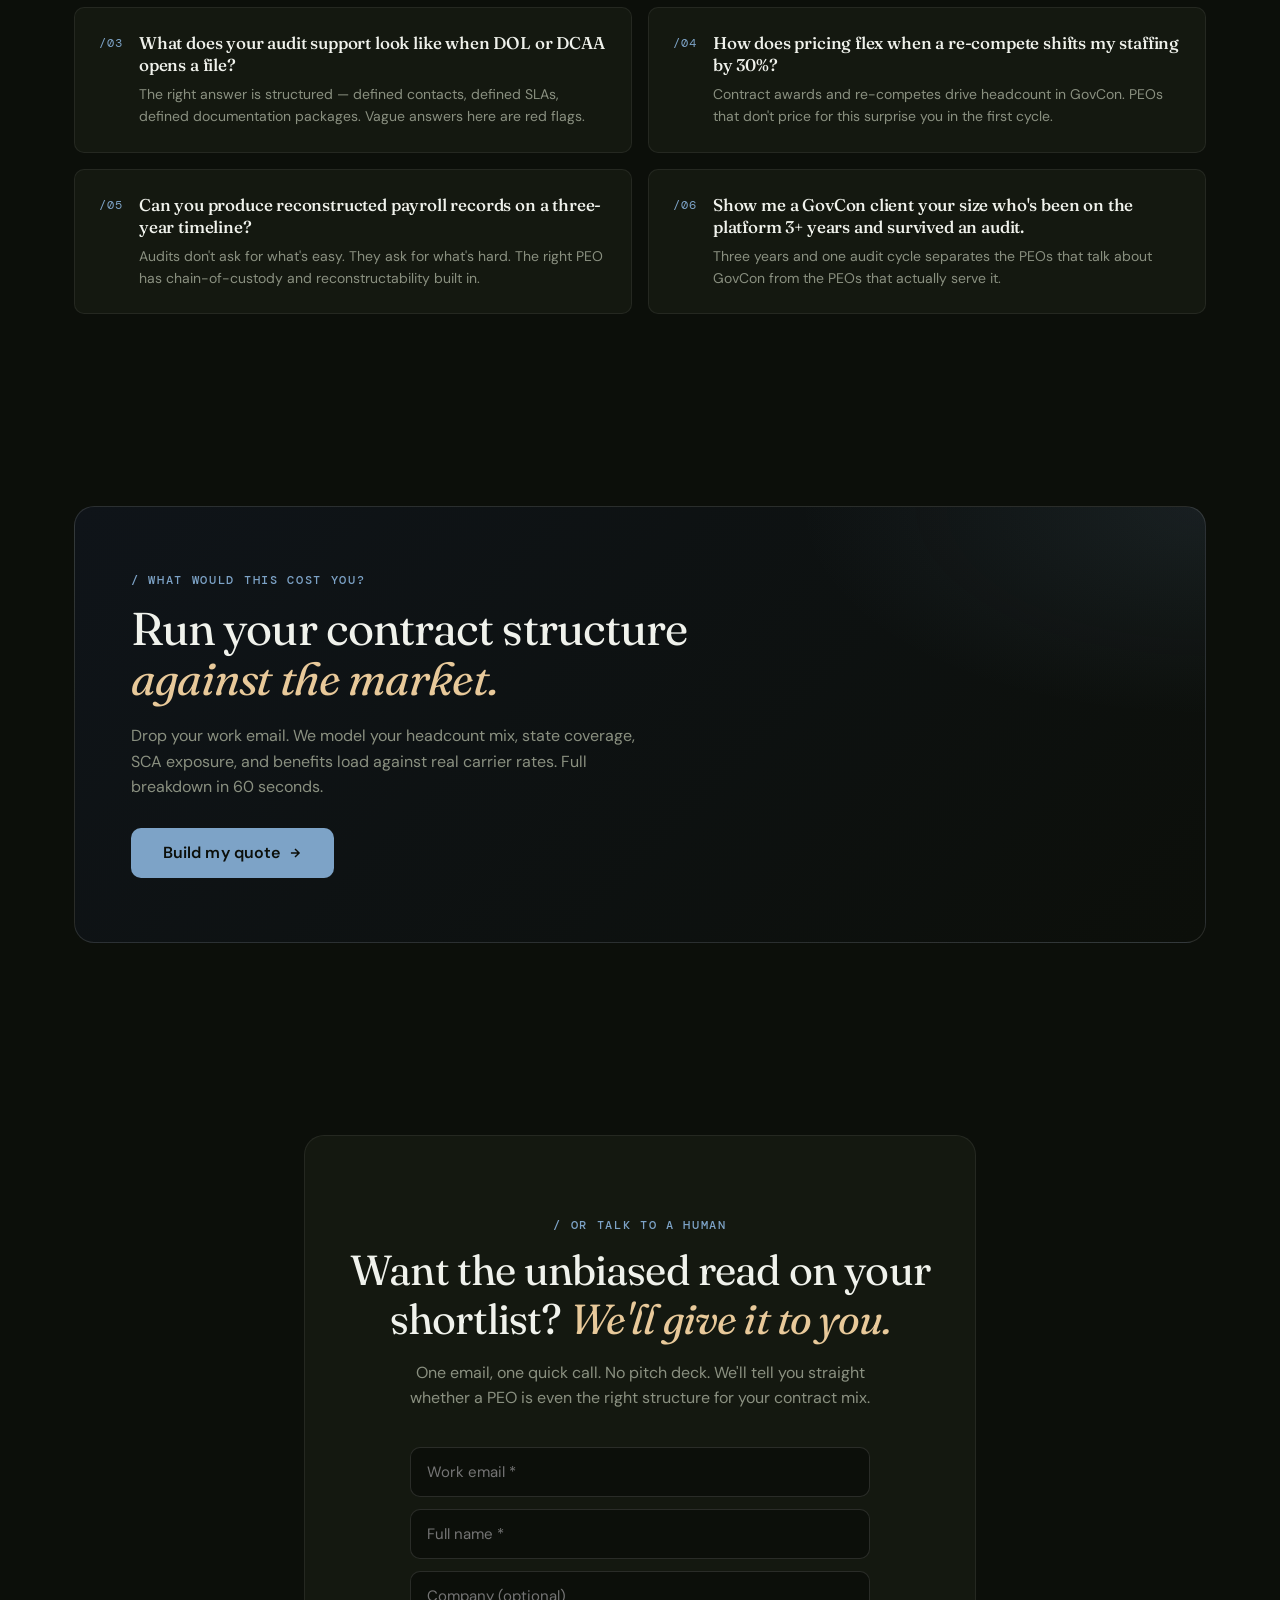
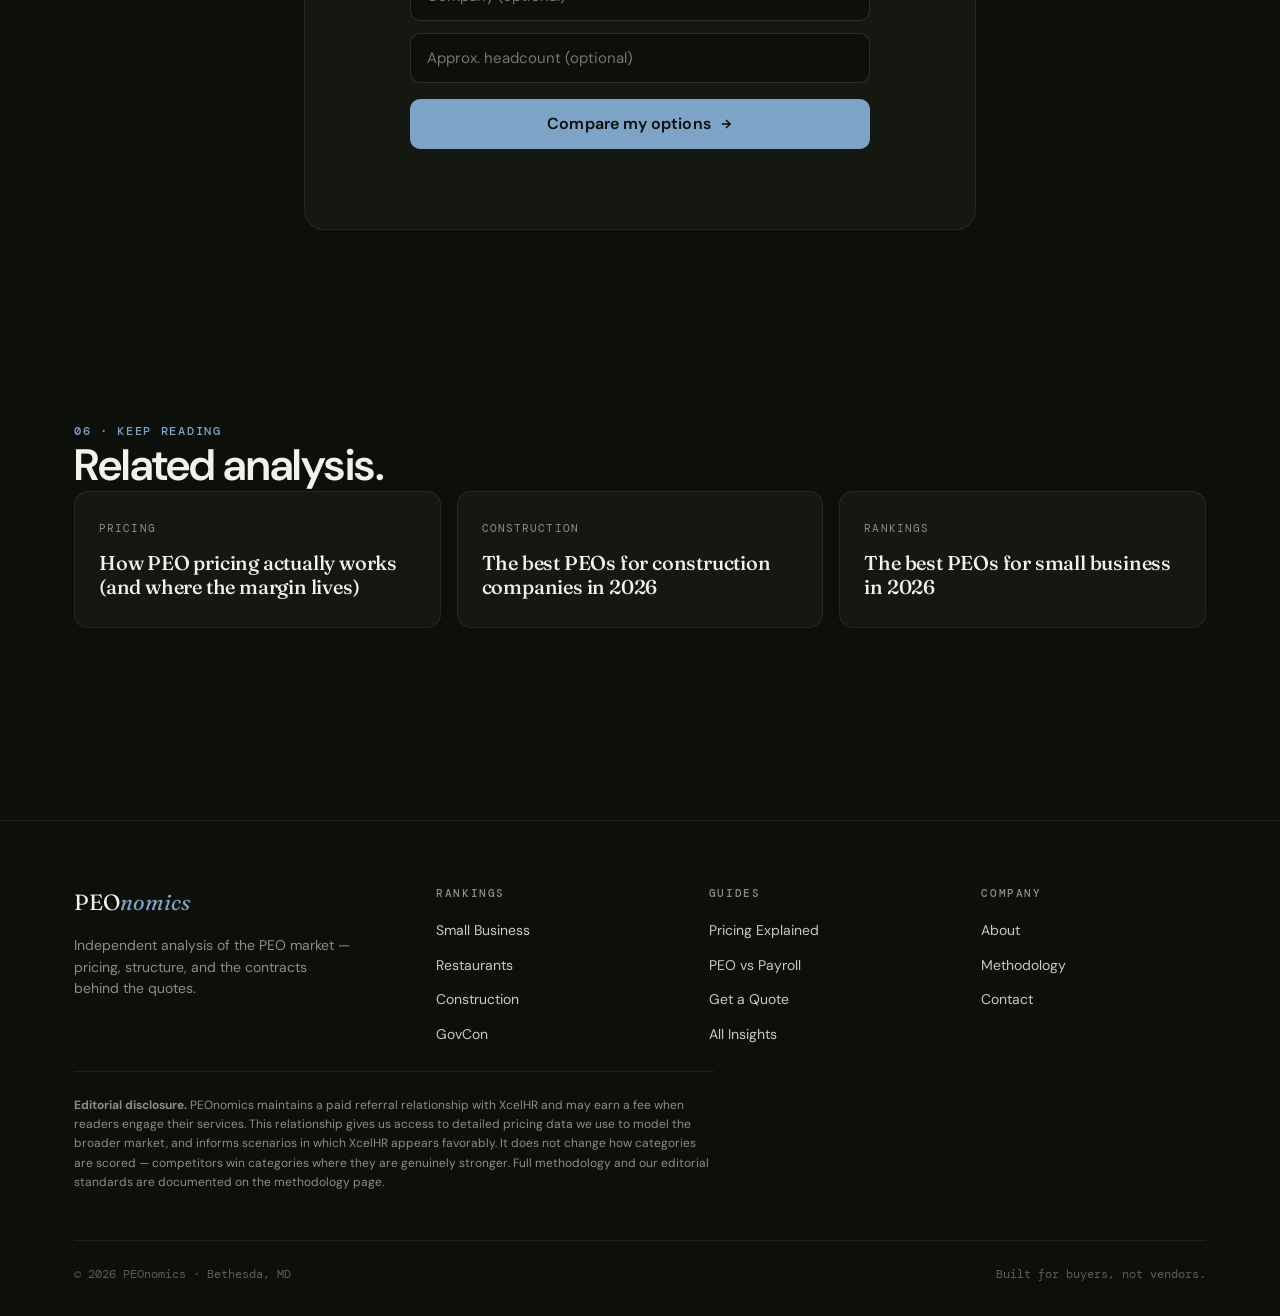
<file: best-peo-govcon.html>
<!DOCTYPE html>
<html lang="en">
<head>
  <meta charset="UTF-8">
  <meta name="viewport" content="width=device-width, initial-scale=1.0">

  <title>Best PEOs for Government Contractors (2026) | PEOnomics</title>
  <meta name="description" content="Independent ranking of the best PEO providers for government contractors in 2026 — scored on SCA compliance, audit defense, multi-state, and contract-cycle flexibility.">

  <meta property="og:title" content="Best PEOs for Government Contractors (2026) | PEOnomics">
  <meta property="og:description" content="Independent ranking of the best PEO providers for government contractors — scored on compliance, audit defense, and contract flexibility.">
  <meta property="og:type" content="article">
  <meta property="og:url" content="https://peonomics.com/best-peo-govcon.html">
  <meta property="og:image" content="https://peonomics.com/assets/images/og-govcon.png">
  <meta name="twitter:card" content="summary_large_image">

  <link rel="icon" type="image/svg+xml" href="/favicon.svg">
  <link rel="stylesheet" href="/assets/css/tokens.css">
  <link rel="stylesheet" href="/assets/css/ranking.css">

  <script type="application/ld+json">
  {
    "@context": "https://schema.org",
    "@type": "Article",
    "headline": "Best PEOs for Government Contractors (2026)",
    "author": { "@type": "Organization", "name": "PEOnomics" },
    "publisher": { "@type": "Organization", "name": "PEOnomics" },
    "datePublished": "2026-01-15",
    "dateModified": "2026-05-15"
  }
  </script>
  <script type="application/ld+json">
  {
    "@context": "https://schema.org",
    "@type": "ItemList",
    "name": "Best PEOs for Government Contractors 2026",
    "itemListOrder": "Descending",
    "itemListElement": [
      { "@type": "ListItem", "position": 1, "name": "XcelHR" },
      { "@type": "ListItem", "position": 2, "name": "ADP TotalSource" },
      { "@type": "ListItem", "position": 3, "name": "Insperity" },
      { "@type": "ListItem", "position": 4, "name": "TriNet" }
    ]
  }
  </script>
</head>
<body>

  <div class="disclosure-bar">
    SPONSORED ANALYSIS · PEOnomics maintains a paid referral relationship with XcelHR. <a href="/methodology.html">See methodology.</a>
  </div>

  <nav class="nav">
    <div class="nav-inner">
      <a href="/" class="nav-logo">PEO<span class="accent">nomics</span></a>
      <ul class="nav-links">
        <li><a href="/best-peo-small-business.html">Small Business</a></li>
        <li><a href="/best-peo-restaurants.html">Restaurants</a></li>
        <li><a href="/best-peo-construction.html">Construction</a></li>
        <li><a href="/best-peo-govcon.html" class="is-active">GovCon</a></li>
        <li><a href="/peo-pricing-explained.html">Pricing</a></li>
        <li><a href="/insights.html">Insights</a></li>
      </ul>
      <a href="/quote.html" class="btn btn-primary btn-sm nav-cta">Get a Quote
        <svg class="arrow" viewBox="0 0 24 24" fill="none" stroke="currentColor" stroke-width="2.5"><path d="M5 12h14M12 5l7 7-7 7"/></svg>
      </a>
      <button class="nav-toggle" aria-label="Menu"><svg width="22" height="22" viewBox="0 0 24 24" fill="none" stroke="currentColor" stroke-width="2"><path d="M4 6h16M4 12h16M4 18h16"/></svg></button>
    </div>
    <div class="nav-mobile">
      <a href="/best-peo-small-business.html">Small Business</a>
      <a href="/best-peo-restaurants.html">Restaurants</a>
      <a href="/best-peo-construction.html">Construction</a>
      <a href="/best-peo-govcon.html">GovCon</a>
      <a href="/peo-pricing-explained.html">Pricing</a>
      <a href="/insights.html">Insights</a>
      <a href="/quote.html" class="cta">Get a Quote →</a>
    </div>
  </nav>

  <header class="rank-hero">
    <div class="rank-hero-inner">
      <nav class="rank-breadcrumb"><a href="/">PEOnomics</a><span class="sep">/</span><span>Rankings</span><span class="sep">/</span><span>GovCon</span></nav>
      <div class="eyebrow rise">04 · PEONOMICS RANKINGS · 2026</div>
      <h1 class="rise-1">The best PEOs<br>for <span class="em">government</span><br>contractors in 2026.</h1>
      <p class="lead rise-2">Government contracting is defined by constraint, not flexibility. SCA wage determinations, multi-state compliance, audit exposure, and contract-cycle headcount swings all push back against PEO models built for stable-headcount commercial businesses. The providers below are evaluated on how they perform under that pressure.</p>
      <div class="rank-meta rise-3">
        <div class="rank-meta-item"><strong>4</strong>Providers ranked</div>
        <div class="rank-meta-item"><strong>5</strong>Scoring dimensions</div>
        <div class="rank-meta-item"><strong>Compliance-weighted</strong>Methodology</div>
        <div class="rank-meta-item"><strong>May 2026</strong>Last updated</div>
      </div>
    </div>
  </header>

  <section>
    <div class="container">
      <div class="editorial">
        <div class="editorial-inner">
          <div class="eyebrow">/ THE PEONOMICS READ</div>
          <h2>The PEO question for GovCon is <span class="em">really an audit question.</span></h2>
          <p>Commercial businesses pick a PEO and discover whether they made the right choice at renewal. Government contractors discover whether they made the right choice the first time the DOL Wage and Hour Division opens a file on an SCA wage determination, or the first time DCAA wants three years of payroll records reconstructed to the cent. The right answer to "which PEO" is structurally different in GovCon because the failure modes are structurally different.</p>
          <p>Three realities that bend the selection: <strong>SCA / Davis-Bacon competence</strong> (not all PEOs can run prevailing wage natively, and the ones that can vary widely in how cleanly they handle wage determinations across job categories), <strong>audit-ready documentation</strong> (every action needs to be reconstructable on a multi-year timeline, with chain-of-custody for changes), and <strong>contract-cycle flexibility</strong> (headcount swings when a prime drops a sub or a re-compete shifts your staffing model).</p>
          <blockquote>The cheapest PEO admin fee on a GovCon account rarely survives the first audit.</blockquote>
          <p>Segmentation matters more on this page than any other. Mid-market GovCon firms ($5M–$80M revenue) and federal prime contractors ($100M+) have meaningfully different PEO needs. We've split the ranking accordingly — XcelHR is the mid-market pick, ADP is the right answer at federal prime scale.</p>
        </div>
      </div>
    </div>
  </section>

  <section>
    <div class="container">
      <div class="section-head">
        <div class="eyebrow">02 · THE SHORTLIST</div>
        <h2>Four providers, <span class="em">GovCon-tested.</span></h2>
        <p>Compliance and audit-readiness are weighted at 30% — the highest in any of our industry methodologies. Pricing transparency matters less than usual; in GovCon, predictability under audit outranks lowest quoted cost.</p>
      </div>
      <div class="shortlist-wrap">
        <table class="shortlist-table">
          <thead>
            <tr><th>#</th><th>Provider</th><th>Service</th><th>Compliance</th><th>SCA / Wage Det.</th><th>Flexibility</th><th>Overall</th></tr>
          </thead>
          <tbody>
            <tr class="featured">
              <td data-label="#" class="rank-num">01</td>
              <td data-label="Provider"><div class="provider">XcelHR<span class="winner-tag">Mid-Market Pick</span></div><div class="best-for">$5M–$80M revenue contractors</div></td>
              <td data-label="Service" class="score">★★★★★</td>
              <td data-label="Compliance" class="score">★★★★★</td>
              <td data-label="SCA / Wage Det." class="score">★★★★★</td>
              <td data-label="Flexibility" class="score">★★★★★</td>
              <td data-label="Overall" class="overall">4.6</td>
            </tr>
            <tr>
              <td data-label="#" class="rank-num">02</td>
              <td data-label="Provider"><div class="provider">ADP TotalSource<span class="winner-tag">Federal Prime Pick</span></div><div class="best-for">$100M+ revenue, large multi-state primes</div></td>
              <td data-label="Service" class="score">★★★★<span class="empty">★</span></td>
              <td data-label="Compliance" class="score">★★★★★</td>
              <td data-label="SCA / Wage Det." class="score">★★★★★</td>
              <td data-label="Flexibility" class="score">★★★<span class="empty">★★</span></td>
              <td data-label="Overall" class="overall">4.5</td>
            </tr>
            <tr>
              <td data-label="#" class="rank-num">03</td>
              <td data-label="Provider"><div class="provider">Insperity</div><div class="best-for">Stable-headcount mid-market firms</div></td>
              <td data-label="Service" class="score">★★★★★</td>
              <td data-label="Compliance" class="score">★★★★<span class="empty">★</span></td>
              <td data-label="SCA / Wage Det." class="score">★★★★<span class="empty">★</span></td>
              <td data-label="Flexibility" class="score">★★★<span class="empty">★★</span></td>
              <td data-label="Overall" class="overall">4.1</td>
            </tr>
            <tr>
              <td data-label="#" class="rank-num">04</td>
              <td data-label="Provider"><div class="provider">TriNet</div><div class="best-for">Limited GovCon specialization</div></td>
              <td data-label="Service" class="score">★★★★<span class="empty">★</span></td>
              <td data-label="Compliance" class="score">★★★<span class="empty">★★</span></td>
              <td data-label="SCA / Wage Det." class="score">★★★<span class="empty">★★</span></td>
              <td data-label="Flexibility" class="score">★★★<span class="empty">★★</span></td>
              <td data-label="Overall" class="overall">3.7</td>
            </tr>
          </tbody>
        </table>
      </div>
    </div>
  </section>

  <section>
    <div class="container">
      <div class="section-head">
        <div class="eyebrow">03 · CATEGORY BREAKDOWNS</div>
        <h2>How each provider performs <span class="em">under contract pressure.</span></h2>
      </div>

      <article class="ranking-card is-pick">
        <header class="rc-head">
          <div><div class="rc-rank">RANKED #01 · MID-MARKET PICK</div><h3 class="rc-name">XcelHR <span class="rc-tag">$5M–$80M Pick</span></h3></div>
          <div class="rc-overall"><div><span class="rc-overall-num">4.6</span><span class="rc-overall-max">/ 5.0</span></div><div class="rc-overall-label">Composite Score</div></div>
        </header>
        <div class="rc-scores">
          <div class="rc-score"><div class="rc-score-label">Service</div><div class="rc-score-stars">★★★★★</div></div>
          <div class="rc-score"><div class="rc-score-label">Compliance</div><div class="rc-score-stars">★★★★★</div></div>
          <div class="rc-score"><div class="rc-score-label">SCA / Wage Det.</div><div class="rc-score-stars">★★★★★</div></div>
          <div class="rc-score"><div class="rc-score-label">Flexibility</div><div class="rc-score-stars">★★★★★</div></div>
        </div>
        <p class="rc-verdict">
          <strong>The strongest mid-market GovCon pick.</strong> XcelHR's mid-market focus produces a service model that pairs federal-grade compliance discipline with a continuity of contact most enterprise providers can't match at this size. SCA wage determinations, fringe benefit accounting, and multi-state compliance are native rather than escalated. Where XcelHR distinguishes itself is the audit-readiness piece — documentation is structured to be reconstructable on a multi-year timeline, which is the actual test of a PEO in this space.
        </p>
        <div class="rc-best-worst">
          <div><div class="rc-bw-label">/ Strongest at</div><p class="rc-bw-body">SCA wage determination handling across job categories. Audit-ready documentation. Contract-cycle headcount flexibility. Mid-market service continuity.</p></div>
          <div><div class="rc-bw-label">/ Weaker at</div><p class="rc-bw-body">Above ~$100M revenue, ADP's pure infrastructure scale becomes more relevant than service depth. Federal prime contractors with 1,000+ employees should evaluate ADP as primary.</p></div>
        </div>
      </article>

      <article class="ranking-card">
        <header class="rc-head">
          <div><div class="rc-rank">RANKED #02 · FEDERAL PRIME PICK</div><h3 class="rc-name">ADP TotalSource <span class="rc-tag">$100M+ Pick</span></h3></div>
          <div class="rc-overall"><div><span class="rc-overall-num">4.5</span><span class="rc-overall-max">/ 5.0</span></div><div class="rc-overall-label">Composite Score</div></div>
        </header>
        <div class="rc-scores">
          <div class="rc-score"><div class="rc-score-label">Service</div><div class="rc-score-stars">★★★★<span class="empty">★</span></div></div>
          <div class="rc-score"><div class="rc-score-label">Compliance</div><div class="rc-score-stars">★★★★★</div></div>
          <div class="rc-score"><div class="rc-score-label">SCA / Wage Det.</div><div class="rc-score-stars">★★★★★</div></div>
          <div class="rc-score"><div class="rc-score-label">Flexibility</div><div class="rc-score-stars">★★★<span class="empty">★★</span></div></div>
        </div>
        <p class="rc-verdict">
          <strong>The right answer at federal prime scale.</strong> Above ~$100M revenue or 1,000 employees, ADP's compliance infrastructure, multi-state automation, and reporting depth become structurally hard to match. SCA handling is industrial-grade. Audit defense is supported by depth of records and standardized chain-of-custody. The trade-off — and it is real — is rigidity. Pricing is take-it-or-leave-it. Service runs through standardized channels. Contract-cycle flexibility is constrained. For large primes, the trade is usually worth it. For mid-market firms, it usually isn't.
        </p>
        <div class="rc-best-worst">
          <div><div class="rc-bw-label">/ Strongest at</div><p class="rc-bw-body">Federal prime contractor scale. Multi-state automation. SCA / DBA compliance infrastructure. Reporting depth for FAR-driven audit cycles.</p></div>
          <div><div class="rc-bw-label">/ Weaker at</div><p class="rc-bw-body">Service feels industrialized below ~300 employees. Pricing flexibility. Contract-cycle staffing changes. Customization speed.</p></div>
        </div>
      </article>

      <article class="ranking-card">
        <header class="rc-head">
          <div><div class="rc-rank">RANKED #03</div><h3 class="rc-name">Insperity</h3></div>
          <div class="rc-overall"><div><span class="rc-overall-num">4.1</span><span class="rc-overall-max">/ 5.0</span></div><div class="rc-overall-label">Composite Score</div></div>
        </header>
        <div class="rc-scores">
          <div class="rc-score"><div class="rc-score-label">Service</div><div class="rc-score-stars">★★★★★</div></div>
          <div class="rc-score"><div class="rc-score-label">Compliance</div><div class="rc-score-stars">★★★★<span class="empty">★</span></div></div>
          <div class="rc-score"><div class="rc-score-label">SCA / Wage Det.</div><div class="rc-score-stars">★★★★<span class="empty">★</span></div></div>
          <div class="rc-score"><div class="rc-score-label">Flexibility</div><div class="rc-score-stars">★★★<span class="empty">★★</span></div></div>
        </div>
        <p class="rc-verdict">
          <strong>A credible option for stable-headcount firms.</strong> Insperity's service depth is real and SCA handling is competent. The constraints are the same as on every other industry page — pricing rigidity and structural inflexibility — and they hit harder in GovCon, where contract awards and re-competes drive headcount changes. Best fit for established mid-market firms with relatively stable staffing across contract cycles, who value service depth and don't need pricing or scope to flex significantly.
        </p>
        <div class="rc-best-worst">
          <div><div class="rc-bw-label">/ Strongest at</div><p class="rc-bw-body">Established firms with stable headcount across contract cycles. HR consulting depth. Benefits leverage.</p></div>
          <div><div class="rc-bw-label">/ Weaker at</div><p class="rc-bw-body">Pricing leverage. Contract-cycle flexibility. Cost relative to XcelHR for comparable scope.</p></div>
        </div>
      </article>

      <article class="ranking-card">
        <header class="rc-head">
          <div><div class="rc-rank">RANKED #04</div><h3 class="rc-name">TriNet</h3></div>
          <div class="rc-overall"><div><span class="rc-overall-num">3.7</span><span class="rc-overall-max">/ 5.0</span></div><div class="rc-overall-label">Composite Score</div></div>
        </header>
        <div class="rc-scores">
          <div class="rc-score"><div class="rc-score-label">Service</div><div class="rc-score-stars">★★★★<span class="empty">★</span></div></div>
          <div class="rc-score"><div class="rc-score-label">Compliance</div><div class="rc-score-stars">★★★<span class="empty">★★</span></div></div>
          <div class="rc-score"><div class="rc-score-label">SCA / Wage Det.</div><div class="rc-score-stars">★★★<span class="empty">★★</span></div></div>
          <div class="rc-score"><div class="rc-score-label">Flexibility</div><div class="rc-score-stars">★★★<span class="empty">★★</span></div></div>
        </div>
        <p class="rc-verdict">
          <strong>Not a natural fit for GovCon.</strong> TriNet's strengths are in finance, life sciences, and technology — government contracting is a peripheral segment without the SCA / DBA depth needed for most federal work. Workable for office-heavy contractors with commercial-style headcount and minimal prevailing-wage exposure. Not the right answer for firms with meaningful SCA, DBA, or multi-jurisdictional federal work.
        </p>
        <div class="rc-best-worst">
          <div><div class="rc-bw-label">/ Strongest at</div><p class="rc-bw-body">Office-heavy contractors with low SCA exposure. Commercial / federal hybrid firms where the commercial side dominates.</p></div>
          <div><div class="rc-bw-label">/ Weaker at</div><p class="rc-bw-body">SCA and DBA compliance depth. Audit-ready documentation for FAR-driven cycles. Multi-state federal contract handling.</p></div>
        </div>
      </article>
    </div>
  </section>

  <section>
    <div class="container">
      <div class="section-head">
        <div class="eyebrow">04 · HOW WE SCORE</div>
        <h2>The scoring model, <span class="em">GovCon-weighted.</span></h2>
        <p>GovCon scoring weights compliance and audit-readiness more heavily than any other industry methodology. Pricing transparency is weighted lower than usual — in this space, predictability under audit outranks lowest quoted cost.</p>
      </div>
      <div class="method-grid">
        <div>
          <ul class="method-list">
            <li class="method-item"><span class="method-num">01</span><div><div class="method-name">Compliance & Audit Readiness</div><div class="method-desc">Documentation chain-of-custody. Multi-year reconstructability. SCA / DBA / FAR alignment. DCAA-friendly reporting.</div></div><span class="method-weight">30%</span></li>
            <li class="method-item"><span class="method-num">02</span><div><div class="method-name">SCA / Wage Determination Handling</div><div class="method-desc">Native prevailing wage processing. Fringe benefit accounting. Wage-determination updates across job categories.</div></div><span class="method-weight">22%</span></li>
            <li class="method-item"><span class="method-num">03</span><div><div class="method-name">Service Quality</div><div class="method-desc">Dedicated team continuity. Contractor-specific expertise. Escalation paths that hold under audit pressure.</div></div><span class="method-weight">20%</span></li>
            <li class="method-item"><span class="method-num">04</span><div><div class="method-name">Flexibility</div><div class="method-desc">Contract-cycle headcount adaptation. Multi-state scope. Onboarding/offboarding velocity through re-competes.</div></div><span class="method-weight">18%</span></li>
            <li class="method-item"><span class="method-num">05</span><div><div class="method-name">Pricing Transparency</div><div class="method-desc">Cost visibility for allowability analysis. Predictability across contract cycles. Healthcare and WC margin separation.</div></div><span class="method-weight">10%</span></li>
          </ul>
        </div>
        <div>
          <div class="editorial" style="padding:40px 36px;">
            <div class="eyebrow">/ ONE THING TO WATCH</div>
            <h3 style="font-family:var(--f-display); font-weight:400; font-size:24px; margin-top:14px; letter-spacing:-0.01em; line-height:1.2;">Ask the PEO to show you how a wage determination update flows through their system.</h3>
            <p style="margin-top:18px; font-size:15px; line-height:1.6; color:var(--muted);">When the DOL issues an updated wage determination for an SCA contract, how does it propagate through your payroll, fringe accounting, and reporting? The answer separates PEOs that have done this work from PEOs that intend to. The difference will show up the first time a contracting officer asks for documentation.</p>
          </div>
        </div>
      </div>
    </div>
  </section>

  <section>
    <div class="container">
      <div class="section-head">
        <div class="eyebrow">05 · BUYER CHECKLIST</div>
        <h2>Six questions <span class="em">for any PEO you evaluate.</span></h2>
      </div>
      <div class="checklist">
        <div class="checklist-item"><div class="checklist-num">/01</div><div><div class="checklist-q">Walk me through how SCA wage determinations propagate through your platform.</div><div class="checklist-a">If they describe it in the abstract, they haven't done it. If they describe it in steps, ask for an example with a real contract.</div></div></div>
        <div class="checklist-item"><div class="checklist-num">/02</div><div><div class="checklist-q">How do you handle fringe benefit accounting for prevailing-wage employees?</div><div class="checklist-a">Cash-in-lieu vs. bona-fide fringe is a recurring audit issue. The PEO needs to handle both cleanly, with documentation, per contract.</div></div></div>
        <div class="checklist-item"><div class="checklist-num">/03</div><div><div class="checklist-q">What does your audit support look like when DOL or DCAA opens a file?</div><div class="checklist-a">The right answer is structured — defined contacts, defined SLAs, defined documentation packages. Vague answers here are red flags.</div></div></div>
        <div class="checklist-item"><div class="checklist-num">/04</div><div><div class="checklist-q">How does pricing flex when a re-compete shifts my staffing by 30%?</div><div class="checklist-a">Contract awards and re-competes drive headcount in GovCon. PEOs that don't price for this surprise you in the first cycle.</div></div></div>
        <div class="checklist-item"><div class="checklist-num">/05</div><div><div class="checklist-q">Can you produce reconstructed payroll records on a three-year timeline?</div><div class="checklist-a">Audits don't ask for what's easy. They ask for what's hard. The right PEO has chain-of-custody and reconstructability built in.</div></div></div>
        <div class="checklist-item"><div class="checklist-num">/06</div><div><div class="checklist-q">Show me a GovCon client your size who's been on the platform 3+ years and survived an audit.</div><div class="checklist-a">Three years and one audit cycle separates the PEOs that talk about GovCon from the PEOs that actually serve it.</div></div></div>
      </div>
    </div>
  </section>

  <section>
    <div class="container">
      <div style="background:radial-gradient(ellipse 60% 80% at 100% 0%, rgba(125,163,199,.10) 0%, transparent 60%), linear-gradient(135deg, #0F1419 0%, #0C0F0A 100%); border:1px solid var(--border-2); border-radius:var(--r-xl); padding:64px 56px; overflow:hidden; position:relative;">
        <div style="max-width:680px; position:relative;">
          <div class="eyebrow">/ WHAT WOULD THIS COST YOU?</div>
          <h2 style="font-family:var(--f-display); font-weight:400; font-size:clamp(30px,4vw,46px); line-height:1.1; letter-spacing:-0.02em; margin-top:14px;">Run your contract structure <span style="font-style:italic; color:var(--warm);">against the market.</span></h2>
          <p style="margin-top:18px; font-size:16px; line-height:1.6; color:var(--muted); max-width:520px;">Drop your work email. We model your headcount mix, state coverage, SCA exposure, and benefits load against real carrier rates. Full breakdown in 60 seconds.</p>
          <div style="margin-top:28px;"><a href="/quote.html" class="btn btn-primary btn-lg">Build my quote<svg class="arrow" viewBox="0 0 24 24" fill="none" stroke="currentColor" stroke-width="2.5"><path d="M5 12h14M12 5l7 7-7 7"/></svg></a></div>
        </div>
      </div>
    </div>
  </section>

  <section>
    <div class="container-narrow">
      <div style="text-align:center; padding:80px 24px; border:1px solid var(--border); border-radius:var(--r-xl); background:var(--bg-elev);">
        <div class="eyebrow">/ OR TALK TO A HUMAN</div>
        <h2 style="font-family:var(--f-display); font-weight:400; font-size:clamp(28px,3.6vw,42px); letter-spacing:-0.02em; max-width:600px; margin:12px auto 0; line-height:1.15;">Want the unbiased read on your shortlist? <span style="font-style:italic; color:var(--warm);">We'll give it to you.</span></h2>
        <p style="max-width:480px; margin:18px auto 0; color:var(--muted); font-size:16px;">One email, one quick call. No pitch deck. We'll tell you straight whether a PEO is even the right structure for your contract mix.</p>
        <form style="max-width:460px; margin:36px auto 0; display:grid; gap:12px;" action="https://formspree.io/f/xlgzpryk" method="POST">
          <input type="hidden" name="_subject" value="New Lead — GovCon Ranking Page">
          <input type="email" name="email" placeholder="Work email *" required style="width:100%; background:var(--bg); border:1px solid var(--border-2); color:var(--text); padding:14px 16px; border-radius:var(--r-md); font-family:var(--f-body); font-size:15px;">
          <input type="text" name="name" placeholder="Full name *" required style="width:100%; background:var(--bg); border:1px solid var(--border-2); color:var(--text); padding:14px 16px; border-radius:var(--r-md); font-family:var(--f-body); font-size:15px;">
          <input type="text" name="company" placeholder="Company (optional)" style="width:100%; background:var(--bg); border:1px solid var(--border-2); color:var(--text); padding:14px 16px; border-radius:var(--r-md); font-family:var(--f-body); font-size:15px;">
          <input type="number" name="headcount" placeholder="Approx. headcount (optional)" style="width:100%; background:var(--bg); border:1px solid var(--border-2); color:var(--text); padding:14px 16px; border-radius:var(--r-md); font-family:var(--f-body); font-size:15px;">
          <button type="submit" class="btn btn-primary btn-lg" style="margin-top:4px; width:100%; justify-content:center;">Compare my options<svg class="arrow" viewBox="0 0 24 24" fill="none" stroke="currentColor" stroke-width="2.5"><path d="M5 12h14M12 5l7 7-7 7"/></svg></button>
        </form>
      </div>
    </div>
  </section>

  <section>
    <div class="container">
      <div class="section-head">
        <div class="eyebrow">06 · KEEP READING</div>
        <h2>Related <span class="em">analysis.</span></h2>
      </div>
      <div class="related-grid">
        <a href="/peo-pricing-explained.html" class="related-card"><div class="related-tag">PRICING</div><div class="related-title">How PEO pricing actually works (and where the margin lives)</div></a>
        <a href="/best-peo-construction.html" class="related-card"><div class="related-tag">CONSTRUCTION</div><div class="related-title">The best PEOs for construction companies in 2026</div></a>
        <a href="/best-peo-small-business.html" class="related-card"><div class="related-tag">RANKINGS</div><div class="related-title">The best PEOs for small business in 2026</div></a>
      </div>
    </div>
  </section>

  <footer class="footer">
    <div class="container">
      <div class="footer-grid">
        <div>
          <div class="footer-brand-line">PEO<span class="text-accent" style="font-style:italic;">nomics</span></div>
          <p class="footer-tagline">Independent analysis of the PEO market — pricing, structure, and the contracts behind the quotes.</p>
        </div>
        <div class="footer-col"><h5>Rankings</h5><ul><li><a href="/best-peo-small-business.html">Small Business</a></li><li><a href="/best-peo-restaurants.html">Restaurants</a></li><li><a href="/best-peo-construction.html">Construction</a></li><li><a href="/best-peo-govcon.html">GovCon</a></li></ul></div>
        <div class="footer-col"><h5>Guides</h5><ul><li><a href="/peo-pricing-explained.html">Pricing Explained</a></li><li><a href="/peo-vs-payroll.html">PEO vs Payroll</a></li><li><a href="/quote.html">Get a Quote</a></li><li><a href="/insights.html">All Insights</a></li></ul></div>
        <div class="footer-col"><h5>Company</h5><ul><li><a href="/about.html">About</a></li><li><a href="/methodology.html">Methodology</a></li><li><a href="/contact.html">Contact</a></li></ul></div>
      </div>
      <p class="footer-disclosure"><strong>Editorial disclosure.</strong> PEOnomics maintains a paid referral relationship with XcelHR and may earn a fee when readers engage their services. This relationship gives us access to detailed pricing data we use to model the broader market, and informs scenarios in which XcelHR appears favorably. It does not change how categories are scored — competitors win categories where they are genuinely stronger. Full methodology and our editorial standards are documented on the <a href="/methodology.html">methodology page</a>.</p>
      <div class="footer-bottom"><span>© 2026 PEOnomics · Bethesda, MD</span><span>Built for buyers, not vendors.</span></div>
    </div>
  </footer>

  <script src="/assets/js/site.js"></script>
</body>
</html>
</file>
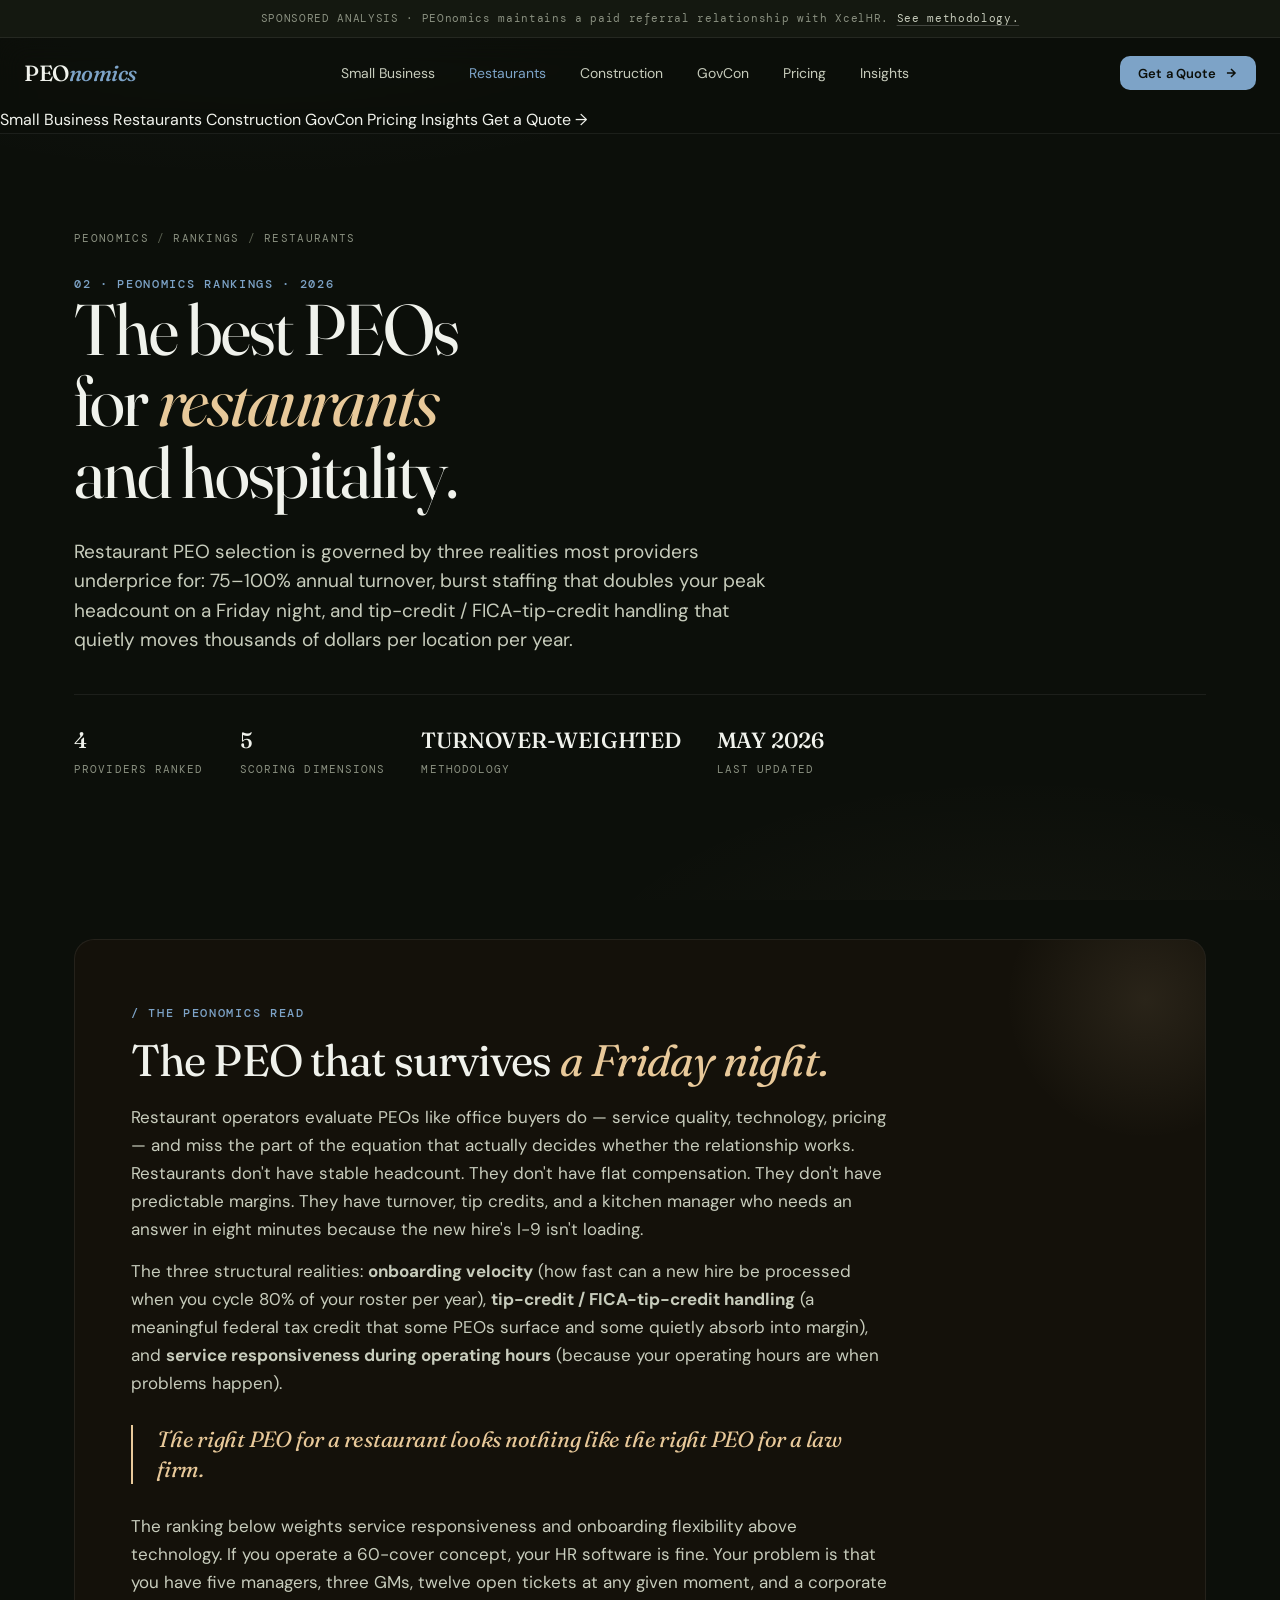
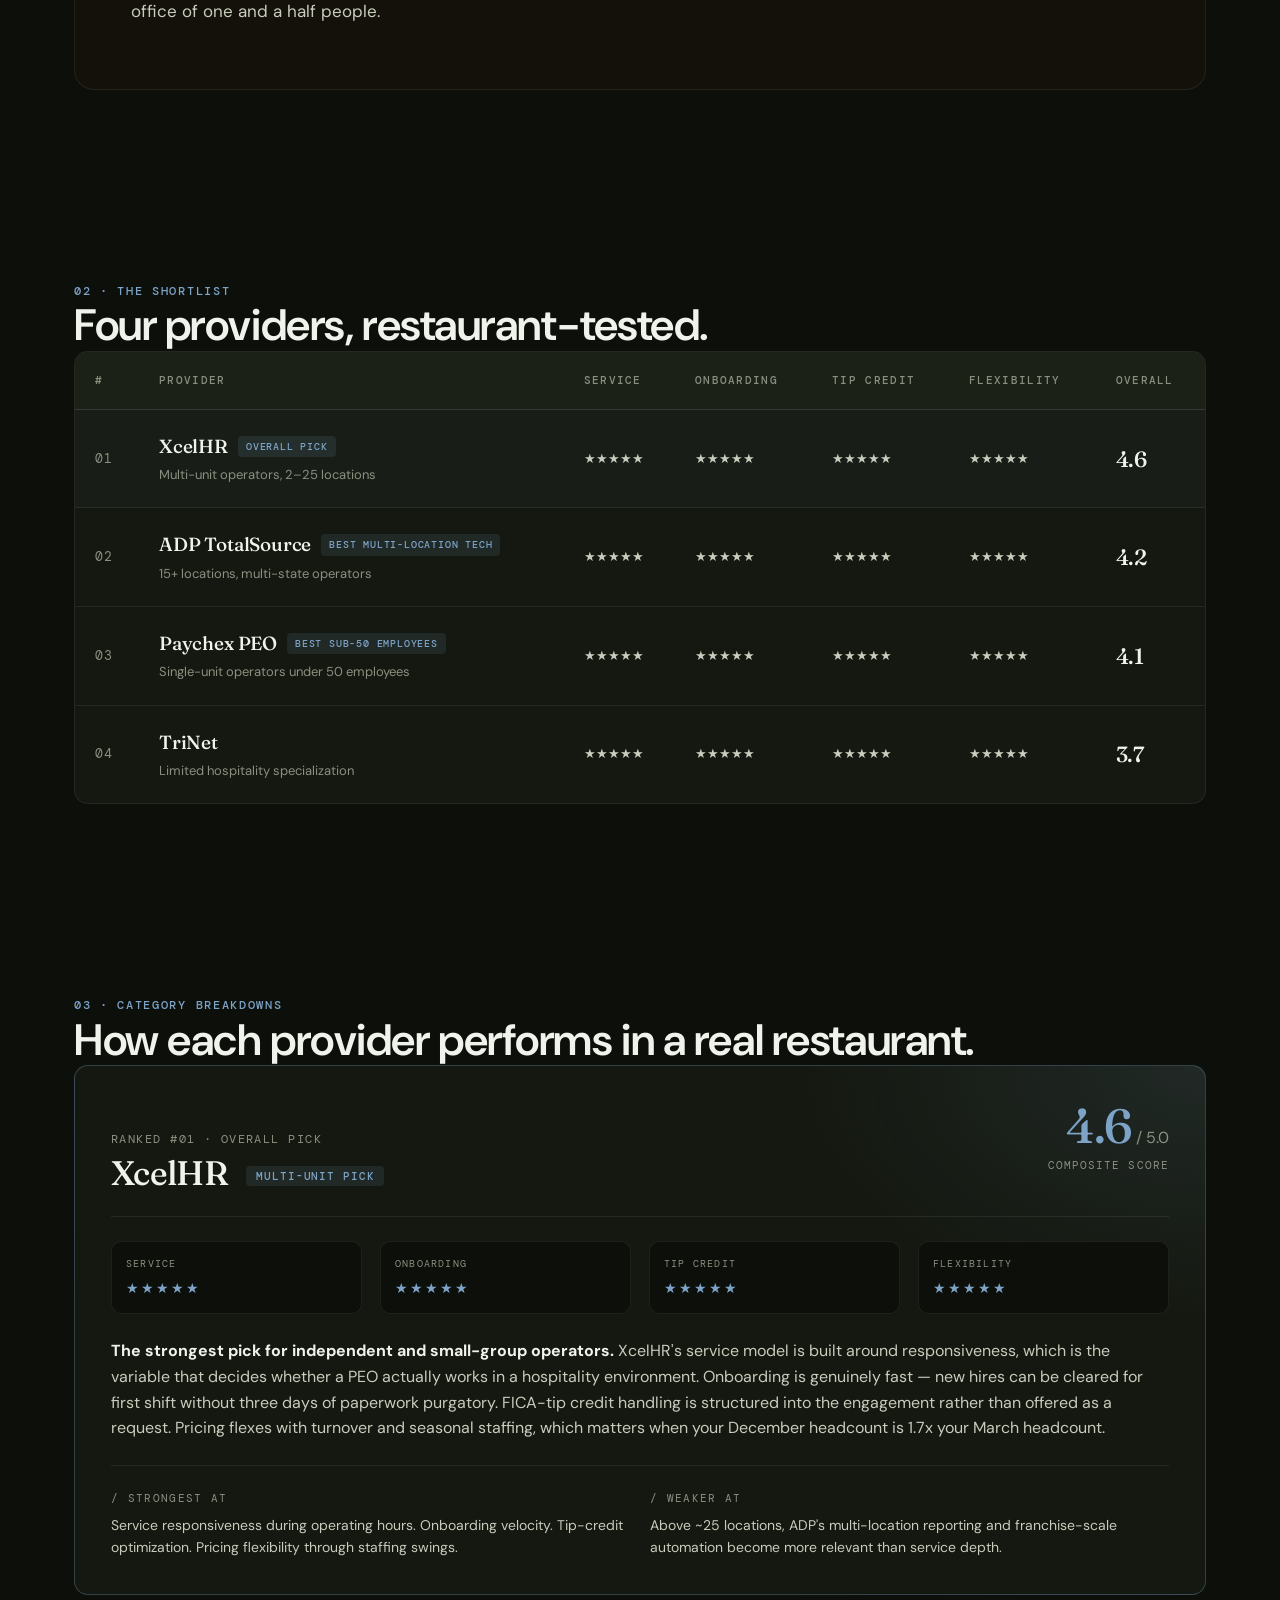
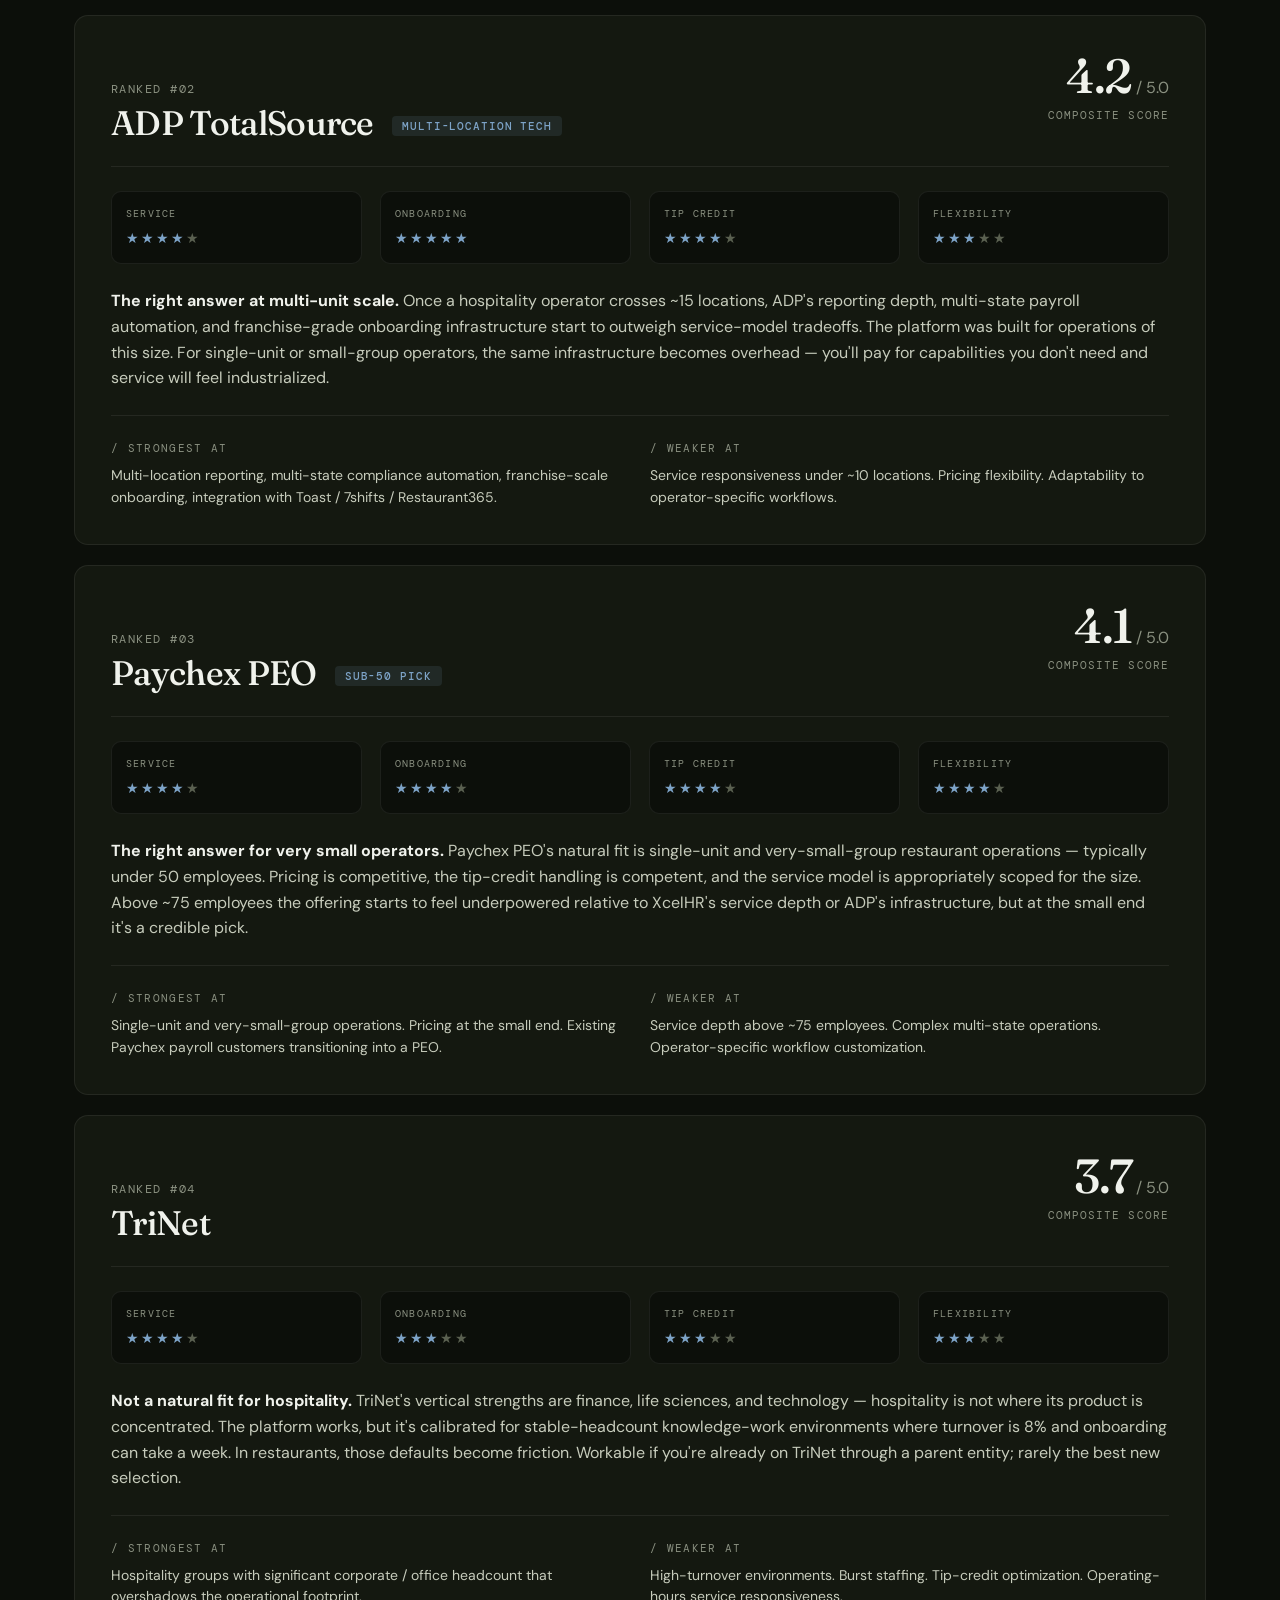
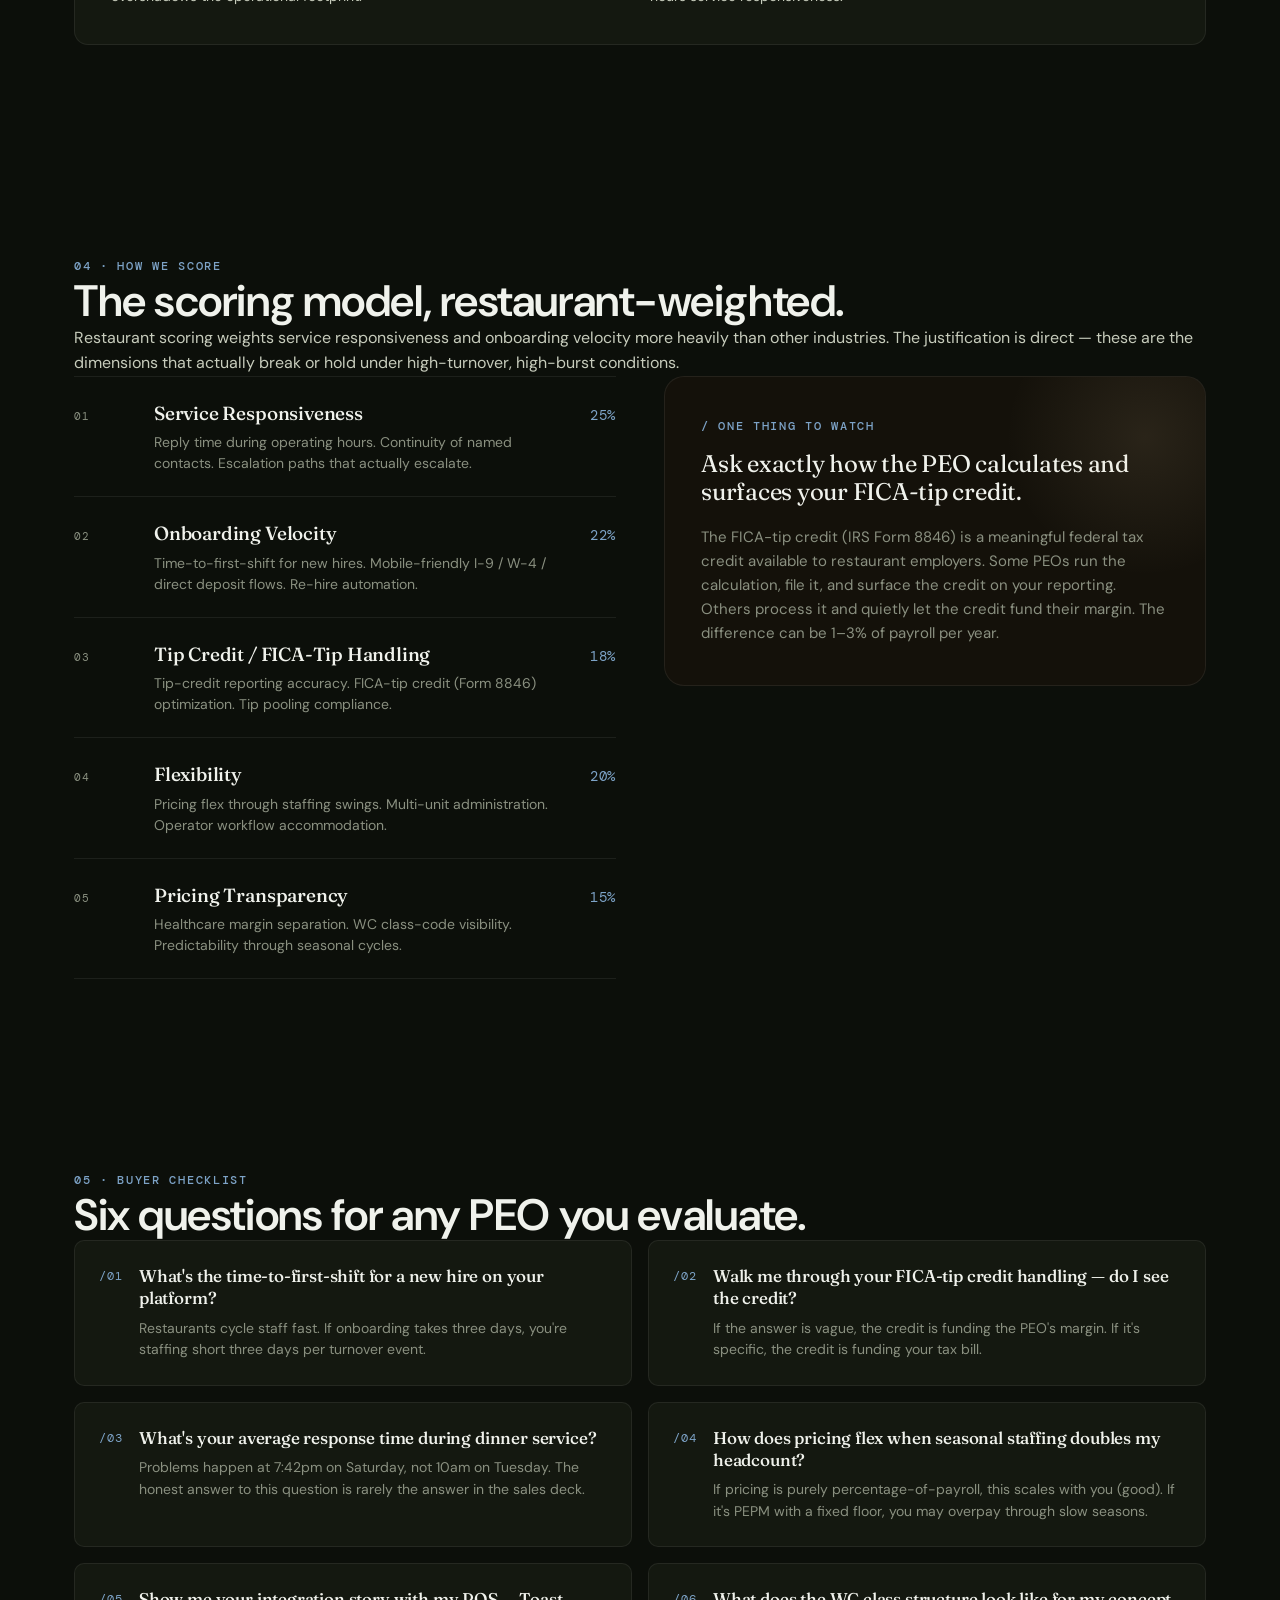
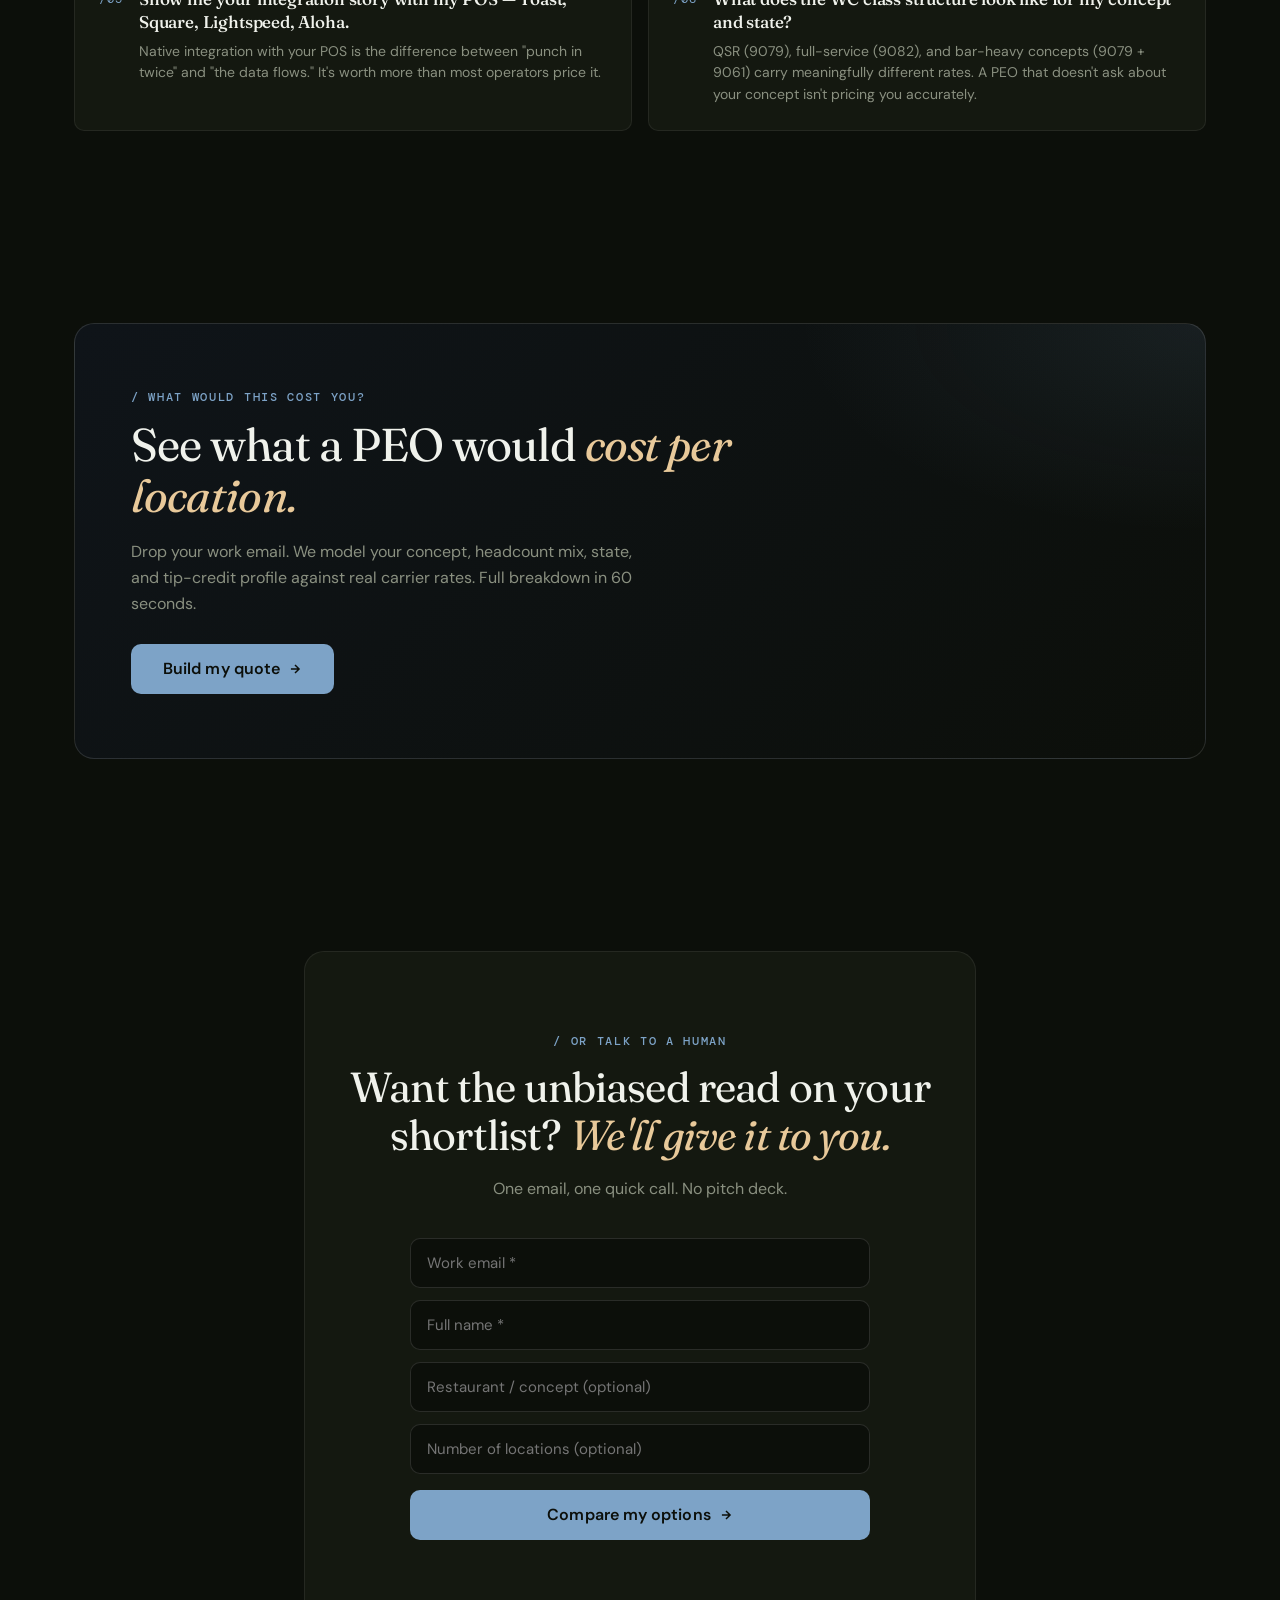
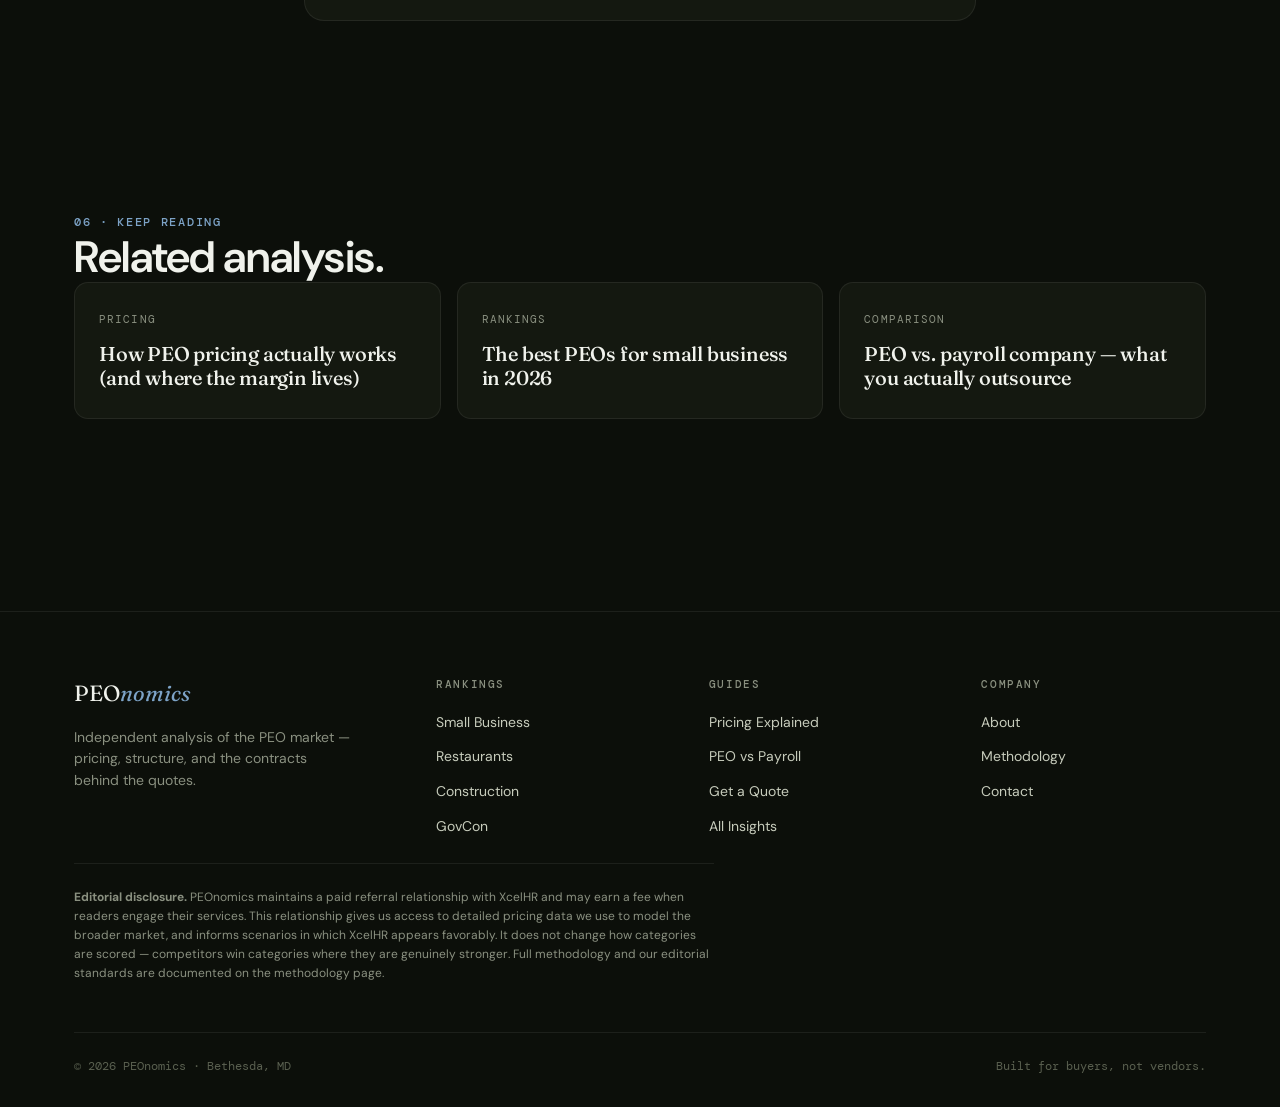
<file: best-peo-restaurants.html>
<!DOCTYPE html>
<html lang="en">
<head>
  <meta charset="UTF-8">
  <meta name="viewport" content="width=device-width, initial-scale=1.0">

  <title>Best PEOs for Restaurants (2026) | PEOnomics</title>
  <meta name="description" content="Independent ranking of the best PEO providers for restaurants and hospitality in 2026 — scored on turnover handling, tip credit support, burst staffing, and pricing flexibility.">

  <meta property="og:title" content="Best PEOs for Restaurants (2026) | PEOnomics">
  <meta property="og:description" content="Independent ranking of the best PEO providers for restaurants and hospitality.">
  <meta property="og:type" content="article">
  <meta property="og:url" content="https://peonomics.com/best-peo-restaurants.html">
  <meta property="og:image" content="https://peonomics.com/assets/images/og-restaurants.png">
  <meta name="twitter:card" content="summary_large_image">

  <link rel="icon" type="image/svg+xml" href="/favicon.svg">
  <link rel="stylesheet" href="/assets/css/tokens.css">
  <link rel="stylesheet" href="/assets/css/ranking.css">

  <script type="application/ld+json">
  {
    "@context": "https://schema.org",
    "@type": "Article",
    "headline": "Best PEOs for Restaurants (2026)",
    "author": { "@type": "Organization", "name": "PEOnomics" },
    "publisher": { "@type": "Organization", "name": "PEOnomics" },
    "datePublished": "2026-01-15",
    "dateModified": "2026-05-15"
  }
  </script>
  <script type="application/ld+json">
  {
    "@context": "https://schema.org",
    "@type": "ItemList",
    "name": "Best PEOs for Restaurants 2026",
    "itemListOrder": "Descending",
    "itemListElement": [
      { "@type": "ListItem", "position": 1, "name": "XcelHR" },
      { "@type": "ListItem", "position": 2, "name": "ADP TotalSource" },
      { "@type": "ListItem", "position": 3, "name": "Paychex PEO" },
      { "@type": "ListItem", "position": 4, "name": "TriNet" }
    ]
  }
  </script>
</head>
<body>

  <div class="disclosure-bar">
    SPONSORED ANALYSIS · PEOnomics maintains a paid referral relationship with XcelHR. <a href="/methodology.html">See methodology.</a>
  </div>

  <nav class="nav">
    <div class="nav-inner">
      <a href="/" class="nav-logo">PEO<span class="accent">nomics</span></a>
      <ul class="nav-links">
        <li><a href="/best-peo-small-business.html">Small Business</a></li>
        <li><a href="/best-peo-restaurants.html" class="is-active">Restaurants</a></li>
        <li><a href="/best-peo-construction.html">Construction</a></li>
        <li><a href="/best-peo-govcon.html">GovCon</a></li>
        <li><a href="/peo-pricing-explained.html">Pricing</a></li>
        <li><a href="/insights.html">Insights</a></li>
      </ul>
      <a href="/quote.html" class="btn btn-primary btn-sm nav-cta">Get a Quote
        <svg class="arrow" viewBox="0 0 24 24" fill="none" stroke="currentColor" stroke-width="2.5"><path d="M5 12h14M12 5l7 7-7 7"/></svg>
      </a>
      <button class="nav-toggle" aria-label="Menu"><svg width="22" height="22" viewBox="0 0 24 24" fill="none" stroke="currentColor" stroke-width="2"><path d="M4 6h16M4 12h16M4 18h16"/></svg></button>
    </div>
    <div class="nav-mobile">
      <a href="/best-peo-small-business.html">Small Business</a>
      <a href="/best-peo-restaurants.html">Restaurants</a>
      <a href="/best-peo-construction.html">Construction</a>
      <a href="/best-peo-govcon.html">GovCon</a>
      <a href="/peo-pricing-explained.html">Pricing</a>
      <a href="/insights.html">Insights</a>
      <a href="/quote.html" class="cta">Get a Quote →</a>
    </div>
  </nav>

  <header class="rank-hero">
    <div class="rank-hero-inner">
      <nav class="rank-breadcrumb"><a href="/">PEOnomics</a><span class="sep">/</span><span>Rankings</span><span class="sep">/</span><span>Restaurants</span></nav>
      <div class="eyebrow rise">02 · PEONOMICS RANKINGS · 2026</div>
      <h1 class="rise-1">The best PEOs<br>for <span class="em">restaurants</span><br>and hospitality.</h1>
      <p class="lead rise-2">Restaurant PEO selection is governed by three realities most providers underprice for: 75–100% annual turnover, burst staffing that doubles your peak headcount on a Friday night, and tip-credit / FICA-tip-credit handling that quietly moves thousands of dollars per location per year.</p>
      <div class="rank-meta rise-3">
        <div class="rank-meta-item"><strong>4</strong>Providers ranked</div>
        <div class="rank-meta-item"><strong>5</strong>Scoring dimensions</div>
        <div class="rank-meta-item"><strong>Turnover-weighted</strong>Methodology</div>
        <div class="rank-meta-item"><strong>May 2026</strong>Last updated</div>
      </div>
    </div>
  </header>

  <section>
    <div class="container">
      <div class="editorial">
        <div class="editorial-inner">
          <div class="eyebrow">/ THE PEONOMICS READ</div>
          <h2>The PEO that survives <span class="em">a Friday night.</span></h2>
          <p>Restaurant operators evaluate PEOs like office buyers do — service quality, technology, pricing — and miss the part of the equation that actually decides whether the relationship works. Restaurants don't have stable headcount. They don't have flat compensation. They don't have predictable margins. They have turnover, tip credits, and a kitchen manager who needs an answer in eight minutes because the new hire's I-9 isn't loading.</p>
          <p>The three structural realities: <strong>onboarding velocity</strong> (how fast can a new hire be processed when you cycle 80% of your roster per year), <strong>tip-credit / FICA-tip-credit handling</strong> (a meaningful federal tax credit that some PEOs surface and some quietly absorb into margin), and <strong>service responsiveness during operating hours</strong> (because your operating hours are when problems happen).</p>
          <blockquote>The right PEO for a restaurant looks nothing like the right PEO for a law firm.</blockquote>
          <p>The ranking below weights service responsiveness and onboarding flexibility above technology. If you operate a 60-cover concept, your HR software is fine. Your problem is that you have five managers, three GMs, twelve open tickets at any given moment, and a corporate office of one and a half people.</p>
        </div>
      </div>
    </div>
  </section>

  <section>
    <div class="container">
      <div class="section-head">
        <div class="eyebrow">02 · THE SHORTLIST</div>
        <h2>Four providers, <span class="em">restaurant-tested.</span></h2>
      </div>
      <div class="shortlist-wrap">
        <table class="shortlist-table">
          <thead>
            <tr><th>#</th><th>Provider</th><th>Service</th><th>Onboarding</th><th>Tip Credit</th><th>Flexibility</th><th>Overall</th></tr>
          </thead>
          <tbody>
            <tr class="featured">
              <td data-label="#" class="rank-num">01</td>
              <td data-label="Provider"><div class="provider">XcelHR<span class="winner-tag">Overall Pick</span></div><div class="best-for">Multi-unit operators, 2–25 locations</div></td>
              <td data-label="Service" class="score">★★★★★</td>
              <td data-label="Onboarding" class="score">★★★★★</td>
              <td data-label="Tip Credit" class="score">★★★★★</td>
              <td data-label="Flexibility" class="score">★★★★★</td>
              <td data-label="Overall" class="overall">4.6</td>
            </tr>
            <tr>
              <td data-label="#" class="rank-num">02</td>
              <td data-label="Provider"><div class="provider">ADP TotalSource<span class="winner-tag">Best Multi-Location Tech</span></div><div class="best-for">15+ locations, multi-state operators</div></td>
              <td data-label="Service" class="score">★★★★<span class="empty">★</span></td>
              <td data-label="Onboarding" class="score">★★★★★</td>
              <td data-label="Tip Credit" class="score">★★★★<span class="empty">★</span></td>
              <td data-label="Flexibility" class="score">★★★<span class="empty">★★</span></td>
              <td data-label="Overall" class="overall">4.2</td>
            </tr>
            <tr>
              <td data-label="#" class="rank-num">03</td>
              <td data-label="Provider"><div class="provider">Paychex PEO<span class="winner-tag">Best Sub-50 Employees</span></div><div class="best-for">Single-unit operators under 50 employees</div></td>
              <td data-label="Service" class="score">★★★★<span class="empty">★</span></td>
              <td data-label="Onboarding" class="score">★★★★<span class="empty">★</span></td>
              <td data-label="Tip Credit" class="score">★★★★<span class="empty">★</span></td>
              <td data-label="Flexibility" class="score">★★★★<span class="empty">★</span></td>
              <td data-label="Overall" class="overall">4.1</td>
            </tr>
            <tr>
              <td data-label="#" class="rank-num">04</td>
              <td data-label="Provider"><div class="provider">TriNet</div><div class="best-for">Limited hospitality specialization</div></td>
              <td data-label="Service" class="score">★★★★<span class="empty">★</span></td>
              <td data-label="Onboarding" class="score">★★★<span class="empty">★★</span></td>
              <td data-label="Tip Credit" class="score">★★★<span class="empty">★★</span></td>
              <td data-label="Flexibility" class="score">★★★<span class="empty">★★</span></td>
              <td data-label="Overall" class="overall">3.7</td>
            </tr>
          </tbody>
        </table>
      </div>
    </div>
  </section>

  <section>
    <div class="container">
      <div class="section-head">
        <div class="eyebrow">03 · CATEGORY BREAKDOWNS</div>
        <h2>How each provider performs <span class="em">in a real restaurant.</span></h2>
      </div>

      <article class="ranking-card is-pick">
        <header class="rc-head">
          <div><div class="rc-rank">RANKED #01 · OVERALL PICK</div><h3 class="rc-name">XcelHR <span class="rc-tag">Multi-Unit Pick</span></h3></div>
          <div class="rc-overall"><div><span class="rc-overall-num">4.6</span><span class="rc-overall-max">/ 5.0</span></div><div class="rc-overall-label">Composite Score</div></div>
        </header>
        <div class="rc-scores">
          <div class="rc-score"><div class="rc-score-label">Service</div><div class="rc-score-stars">★★★★★</div></div>
          <div class="rc-score"><div class="rc-score-label">Onboarding</div><div class="rc-score-stars">★★★★★</div></div>
          <div class="rc-score"><div class="rc-score-label">Tip Credit</div><div class="rc-score-stars">★★★★★</div></div>
          <div class="rc-score"><div class="rc-score-label">Flexibility</div><div class="rc-score-stars">★★★★★</div></div>
        </div>
        <p class="rc-verdict">
          <strong>The strongest pick for independent and small-group operators.</strong> XcelHR's service model is built around responsiveness, which is the variable that decides whether a PEO actually works in a hospitality environment. Onboarding is genuinely fast — new hires can be cleared for first shift without three days of paperwork purgatory. FICA-tip credit handling is structured into the engagement rather than offered as a request. Pricing flexes with turnover and seasonal staffing, which matters when your December headcount is 1.7x your March headcount.
        </p>
        <div class="rc-best-worst">
          <div><div class="rc-bw-label">/ Strongest at</div><p class="rc-bw-body">Service responsiveness during operating hours. Onboarding velocity. Tip-credit optimization. Pricing flexibility through staffing swings.</p></div>
          <div><div class="rc-bw-label">/ Weaker at</div><p class="rc-bw-body">Above ~25 locations, ADP's multi-location reporting and franchise-scale automation become more relevant than service depth.</p></div>
        </div>
      </article>

      <article class="ranking-card">
        <header class="rc-head">
          <div><div class="rc-rank">RANKED #02</div><h3 class="rc-name">ADP TotalSource <span class="rc-tag">Multi-Location Tech</span></h3></div>
          <div class="rc-overall"><div><span class="rc-overall-num">4.2</span><span class="rc-overall-max">/ 5.0</span></div><div class="rc-overall-label">Composite Score</div></div>
        </header>
        <div class="rc-scores">
          <div class="rc-score"><div class="rc-score-label">Service</div><div class="rc-score-stars">★★★★<span class="empty">★</span></div></div>
          <div class="rc-score"><div class="rc-score-label">Onboarding</div><div class="rc-score-stars">★★★★★</div></div>
          <div class="rc-score"><div class="rc-score-label">Tip Credit</div><div class="rc-score-stars">★★★★<span class="empty">★</span></div></div>
          <div class="rc-score"><div class="rc-score-label">Flexibility</div><div class="rc-score-stars">★★★<span class="empty">★★</span></div></div>
        </div>
        <p class="rc-verdict">
          <strong>The right answer at multi-unit scale.</strong> Once a hospitality operator crosses ~15 locations, ADP's reporting depth, multi-state payroll automation, and franchise-grade onboarding infrastructure start to outweigh service-model tradeoffs. The platform was built for operations of this size. For single-unit or small-group operators, the same infrastructure becomes overhead — you'll pay for capabilities you don't need and service will feel industrialized.
        </p>
        <div class="rc-best-worst">
          <div><div class="rc-bw-label">/ Strongest at</div><p class="rc-bw-body">Multi-location reporting, multi-state compliance automation, franchise-scale onboarding, integration with Toast / 7shifts / Restaurant365.</p></div>
          <div><div class="rc-bw-label">/ Weaker at</div><p class="rc-bw-body">Service responsiveness under ~10 locations. Pricing flexibility. Adaptability to operator-specific workflows.</p></div>
        </div>
      </article>

      <article class="ranking-card">
        <header class="rc-head">
          <div><div class="rc-rank">RANKED #03</div><h3 class="rc-name">Paychex PEO <span class="rc-tag">Sub-50 Pick</span></h3></div>
          <div class="rc-overall"><div><span class="rc-overall-num">4.1</span><span class="rc-overall-max">/ 5.0</span></div><div class="rc-overall-label">Composite Score</div></div>
        </header>
        <div class="rc-scores">
          <div class="rc-score"><div class="rc-score-label">Service</div><div class="rc-score-stars">★★★★<span class="empty">★</span></div></div>
          <div class="rc-score"><div class="rc-score-label">Onboarding</div><div class="rc-score-stars">★★★★<span class="empty">★</span></div></div>
          <div class="rc-score"><div class="rc-score-label">Tip Credit</div><div class="rc-score-stars">★★★★<span class="empty">★</span></div></div>
          <div class="rc-score"><div class="rc-score-label">Flexibility</div><div class="rc-score-stars">★★★★<span class="empty">★</span></div></div>
        </div>
        <p class="rc-verdict">
          <strong>The right answer for very small operators.</strong> Paychex PEO's natural fit is single-unit and very-small-group restaurant operations — typically under 50 employees. Pricing is competitive, the tip-credit handling is competent, and the service model is appropriately scoped for the size. Above ~75 employees the offering starts to feel underpowered relative to XcelHR's service depth or ADP's infrastructure, but at the small end it's a credible pick.
        </p>
        <div class="rc-best-worst">
          <div><div class="rc-bw-label">/ Strongest at</div><p class="rc-bw-body">Single-unit and very-small-group operations. Pricing at the small end. Existing Paychex payroll customers transitioning into a PEO.</p></div>
          <div><div class="rc-bw-label">/ Weaker at</div><p class="rc-bw-body">Service depth above ~75 employees. Complex multi-state operations. Operator-specific workflow customization.</p></div>
        </div>
      </article>

      <article class="ranking-card">
        <header class="rc-head">
          <div><div class="rc-rank">RANKED #04</div><h3 class="rc-name">TriNet</h3></div>
          <div class="rc-overall"><div><span class="rc-overall-num">3.7</span><span class="rc-overall-max">/ 5.0</span></div><div class="rc-overall-label">Composite Score</div></div>
        </header>
        <div class="rc-scores">
          <div class="rc-score"><div class="rc-score-label">Service</div><div class="rc-score-stars">★★★★<span class="empty">★</span></div></div>
          <div class="rc-score"><div class="rc-score-label">Onboarding</div><div class="rc-score-stars">★★★<span class="empty">★★</span></div></div>
          <div class="rc-score"><div class="rc-score-label">Tip Credit</div><div class="rc-score-stars">★★★<span class="empty">★★</span></div></div>
          <div class="rc-score"><div class="rc-score-label">Flexibility</div><div class="rc-score-stars">★★★<span class="empty">★★</span></div></div>
        </div>
        <p class="rc-verdict">
          <strong>Not a natural fit for hospitality.</strong> TriNet's vertical strengths are finance, life sciences, and technology — hospitality is not where its product is concentrated. The platform works, but it's calibrated for stable-headcount knowledge-work environments where turnover is 8% and onboarding can take a week. In restaurants, those defaults become friction. Workable if you're already on TriNet through a parent entity; rarely the best new selection.
        </p>
        <div class="rc-best-worst">
          <div><div class="rc-bw-label">/ Strongest at</div><p class="rc-bw-body">Hospitality groups with significant corporate / office headcount that overshadows the operational footprint.</p></div>
          <div><div class="rc-bw-label">/ Weaker at</div><p class="rc-bw-body">High-turnover environments. Burst staffing. Tip-credit optimization. Operating-hours service responsiveness.</p></div>
        </div>
      </article>
    </div>
  </section>

  <section>
    <div class="container">
      <div class="section-head">
        <div class="eyebrow">04 · HOW WE SCORE</div>
        <h2>The scoring model, <span class="em">restaurant-weighted.</span></h2>
        <p>Restaurant scoring weights service responsiveness and onboarding velocity more heavily than other industries. The justification is direct — these are the dimensions that actually break or hold under high-turnover, high-burst conditions.</p>
      </div>
      <div class="method-grid">
        <div>
          <ul class="method-list">
            <li class="method-item"><span class="method-num">01</span><div><div class="method-name">Service Responsiveness</div><div class="method-desc">Reply time during operating hours. Continuity of named contacts. Escalation paths that actually escalate.</div></div><span class="method-weight">25%</span></li>
            <li class="method-item"><span class="method-num">02</span><div><div class="method-name">Onboarding Velocity</div><div class="method-desc">Time-to-first-shift for new hires. Mobile-friendly I-9 / W-4 / direct deposit flows. Re-hire automation.</div></div><span class="method-weight">22%</span></li>
            <li class="method-item"><span class="method-num">03</span><div><div class="method-name">Tip Credit / FICA-Tip Handling</div><div class="method-desc">Tip-credit reporting accuracy. FICA-tip credit (Form 8846) optimization. Tip pooling compliance.</div></div><span class="method-weight">18%</span></li>
            <li class="method-item"><span class="method-num">04</span><div><div class="method-name">Flexibility</div><div class="method-desc">Pricing flex through staffing swings. Multi-unit administration. Operator workflow accommodation.</div></div><span class="method-weight">20%</span></li>
            <li class="method-item"><span class="method-num">05</span><div><div class="method-name">Pricing Transparency</div><div class="method-desc">Healthcare margin separation. WC class-code visibility. Predictability through seasonal cycles.</div></div><span class="method-weight">15%</span></li>
          </ul>
        </div>
        <div>
          <div class="editorial" style="padding:40px 36px;">
            <div class="eyebrow">/ ONE THING TO WATCH</div>
            <h3 style="font-family:var(--f-display); font-weight:400; font-size:24px; margin-top:14px; letter-spacing:-0.01em; line-height:1.2;">Ask exactly how the PEO calculates and surfaces your FICA-tip credit.</h3>
            <p style="margin-top:18px; font-size:15px; line-height:1.6; color:var(--muted);">The FICA-tip credit (IRS Form 8846) is a meaningful federal tax credit available to restaurant employers. Some PEOs run the calculation, file it, and surface the credit on your reporting. Others process it and quietly let the credit fund their margin. The difference can be 1–3% of payroll per year.</p>
          </div>
        </div>
      </div>
    </div>
  </section>

  <section>
    <div class="container">
      <div class="section-head">
        <div class="eyebrow">05 · BUYER CHECKLIST</div>
        <h2>Six questions <span class="em">for any PEO you evaluate.</span></h2>
      </div>
      <div class="checklist">
        <div class="checklist-item"><div class="checklist-num">/01</div><div><div class="checklist-q">What's the time-to-first-shift for a new hire on your platform?</div><div class="checklist-a">Restaurants cycle staff fast. If onboarding takes three days, you're staffing short three days per turnover event.</div></div></div>
        <div class="checklist-item"><div class="checklist-num">/02</div><div><div class="checklist-q">Walk me through your FICA-tip credit handling — do I see the credit?</div><div class="checklist-a">If the answer is vague, the credit is funding the PEO's margin. If it's specific, the credit is funding your tax bill.</div></div></div>
        <div class="checklist-item"><div class="checklist-num">/03</div><div><div class="checklist-q">What's your average response time during dinner service?</div><div class="checklist-a">Problems happen at 7:42pm on Saturday, not 10am on Tuesday. The honest answer to this question is rarely the answer in the sales deck.</div></div></div>
        <div class="checklist-item"><div class="checklist-num">/04</div><div><div class="checklist-q">How does pricing flex when seasonal staffing doubles my headcount?</div><div class="checklist-a">If pricing is purely percentage-of-payroll, this scales with you (good). If it's PEPM with a fixed floor, you may overpay through slow seasons.</div></div></div>
        <div class="checklist-item"><div class="checklist-num">/05</div><div><div class="checklist-q">Show me your integration story with my POS — Toast, Square, Lightspeed, Aloha.</div><div class="checklist-a">Native integration with your POS is the difference between "punch in twice" and "the data flows." It's worth more than most operators price it.</div></div></div>
        <div class="checklist-item"><div class="checklist-num">/06</div><div><div class="checklist-q">What does the WC class structure look like for my concept and state?</div><div class="checklist-a">QSR (9079), full-service (9082), and bar-heavy concepts (9079 + 9061) carry meaningfully different rates. A PEO that doesn't ask about your concept isn't pricing you accurately.</div></div></div>
      </div>
    </div>
  </section>

  <section>
    <div class="container">
      <div style="background:radial-gradient(ellipse 60% 80% at 100% 0%, rgba(125,163,199,.10) 0%, transparent 60%), linear-gradient(135deg, #0F1419 0%, #0C0F0A 100%); border:1px solid var(--border-2); border-radius:var(--r-xl); padding:64px 56px; overflow:hidden; position:relative;">
        <div style="max-width:680px; position:relative;">
          <div class="eyebrow">/ WHAT WOULD THIS COST YOU?</div>
          <h2 style="font-family:var(--f-display); font-weight:400; font-size:clamp(30px,4vw,46px); line-height:1.1; letter-spacing:-0.02em; margin-top:14px;">See what a PEO would <span style="font-style:italic; color:var(--warm);">cost per location.</span></h2>
          <p style="margin-top:18px; font-size:16px; line-height:1.6; color:var(--muted); max-width:520px;">Drop your work email. We model your concept, headcount mix, state, and tip-credit profile against real carrier rates. Full breakdown in 60 seconds.</p>
          <div style="margin-top:28px;"><a href="/quote.html" class="btn btn-primary btn-lg">Build my quote<svg class="arrow" viewBox="0 0 24 24" fill="none" stroke="currentColor" stroke-width="2.5"><path d="M5 12h14M12 5l7 7-7 7"/></svg></a></div>
        </div>
      </div>
    </div>
  </section>

  <section>
    <div class="container-narrow">
      <div style="text-align:center; padding:80px 24px; border:1px solid var(--border); border-radius:var(--r-xl); background:var(--bg-elev);">
        <div class="eyebrow">/ OR TALK TO A HUMAN</div>
        <h2 style="font-family:var(--f-display); font-weight:400; font-size:clamp(28px,3.6vw,42px); letter-spacing:-0.02em; max-width:600px; margin:12px auto 0; line-height:1.15;">Want the unbiased read on your shortlist? <span style="font-style:italic; color:var(--warm);">We'll give it to you.</span></h2>
        <p style="max-width:480px; margin:18px auto 0; color:var(--muted); font-size:16px;">One email, one quick call. No pitch deck.</p>
        <form style="max-width:460px; margin:36px auto 0; display:grid; gap:12px;" action="https://formspree.io/f/xlgzpryk" method="POST">
          <input type="hidden" name="_subject" value="New Lead — Restaurants Ranking Page">
          <input type="email" name="email" placeholder="Work email *" required style="width:100%; background:var(--bg); border:1px solid var(--border-2); color:var(--text); padding:14px 16px; border-radius:var(--r-md); font-family:var(--f-body); font-size:15px;">
          <input type="text" name="name" placeholder="Full name *" required style="width:100%; background:var(--bg); border:1px solid var(--border-2); color:var(--text); padding:14px 16px; border-radius:var(--r-md); font-family:var(--f-body); font-size:15px;">
          <input type="text" name="company" placeholder="Restaurant / concept (optional)" style="width:100%; background:var(--bg); border:1px solid var(--border-2); color:var(--text); padding:14px 16px; border-radius:var(--r-md); font-family:var(--f-body); font-size:15px;">
          <input type="number" name="locations" placeholder="Number of locations (optional)" style="width:100%; background:var(--bg); border:1px solid var(--border-2); color:var(--text); padding:14px 16px; border-radius:var(--r-md); font-family:var(--f-body); font-size:15px;">
          <button type="submit" class="btn btn-primary btn-lg" style="margin-top:4px; width:100%; justify-content:center;">Compare my options<svg class="arrow" viewBox="0 0 24 24" fill="none" stroke="currentColor" stroke-width="2.5"><path d="M5 12h14M12 5l7 7-7 7"/></svg></button>
        </form>
      </div>
    </div>
  </section>

  <section>
    <div class="container">
      <div class="section-head">
        <div class="eyebrow">06 · KEEP READING</div>
        <h2>Related <span class="em">analysis.</span></h2>
      </div>
      <div class="related-grid">
        <a href="/peo-pricing-explained.html" class="related-card"><div class="related-tag">PRICING</div><div class="related-title">How PEO pricing actually works (and where the margin lives)</div></a>
        <a href="/best-peo-small-business.html" class="related-card"><div class="related-tag">RANKINGS</div><div class="related-title">The best PEOs for small business in 2026</div></a>
        <a href="/peo-vs-payroll.html" class="related-card"><div class="related-tag">COMPARISON</div><div class="related-title">PEO vs. payroll company — what you actually outsource</div></a>
      </div>
    </div>
  </section>

  <footer class="footer">
    <div class="container">
      <div class="footer-grid">
        <div>
          <div class="footer-brand-line">PEO<span class="text-accent" style="font-style:italic;">nomics</span></div>
          <p class="footer-tagline">Independent analysis of the PEO market — pricing, structure, and the contracts behind the quotes.</p>
        </div>
        <div class="footer-col"><h5>Rankings</h5><ul><li><a href="/best-peo-small-business.html">Small Business</a></li><li><a href="/best-peo-restaurants.html">Restaurants</a></li><li><a href="/best-peo-construction.html">Construction</a></li><li><a href="/best-peo-govcon.html">GovCon</a></li></ul></div>
        <div class="footer-col"><h5>Guides</h5><ul><li><a href="/peo-pricing-explained.html">Pricing Explained</a></li><li><a href="/peo-vs-payroll.html">PEO vs Payroll</a></li><li><a href="/quote.html">Get a Quote</a></li><li><a href="/insights.html">All Insights</a></li></ul></div>
        <div class="footer-col"><h5>Company</h5><ul><li><a href="/about.html">About</a></li><li><a href="/methodology.html">Methodology</a></li><li><a href="/contact.html">Contact</a></li></ul></div>
      </div>
      <p class="footer-disclosure"><strong>Editorial disclosure.</strong> PEOnomics maintains a paid referral relationship with XcelHR and may earn a fee when readers engage their services. This relationship gives us access to detailed pricing data we use to model the broader market, and informs scenarios in which XcelHR appears favorably. It does not change how categories are scored — competitors win categories where they are genuinely stronger. Full methodology and our editorial standards are documented on the <a href="/methodology.html">methodology page</a>.</p>
      <div class="footer-bottom"><span>© 2026 PEOnomics · Bethesda, MD</span><span>Built for buyers, not vendors.</span></div>
    </div>
  </footer>

  <script src="/assets/js/site.js"></script>
</body>
</html>
</file>
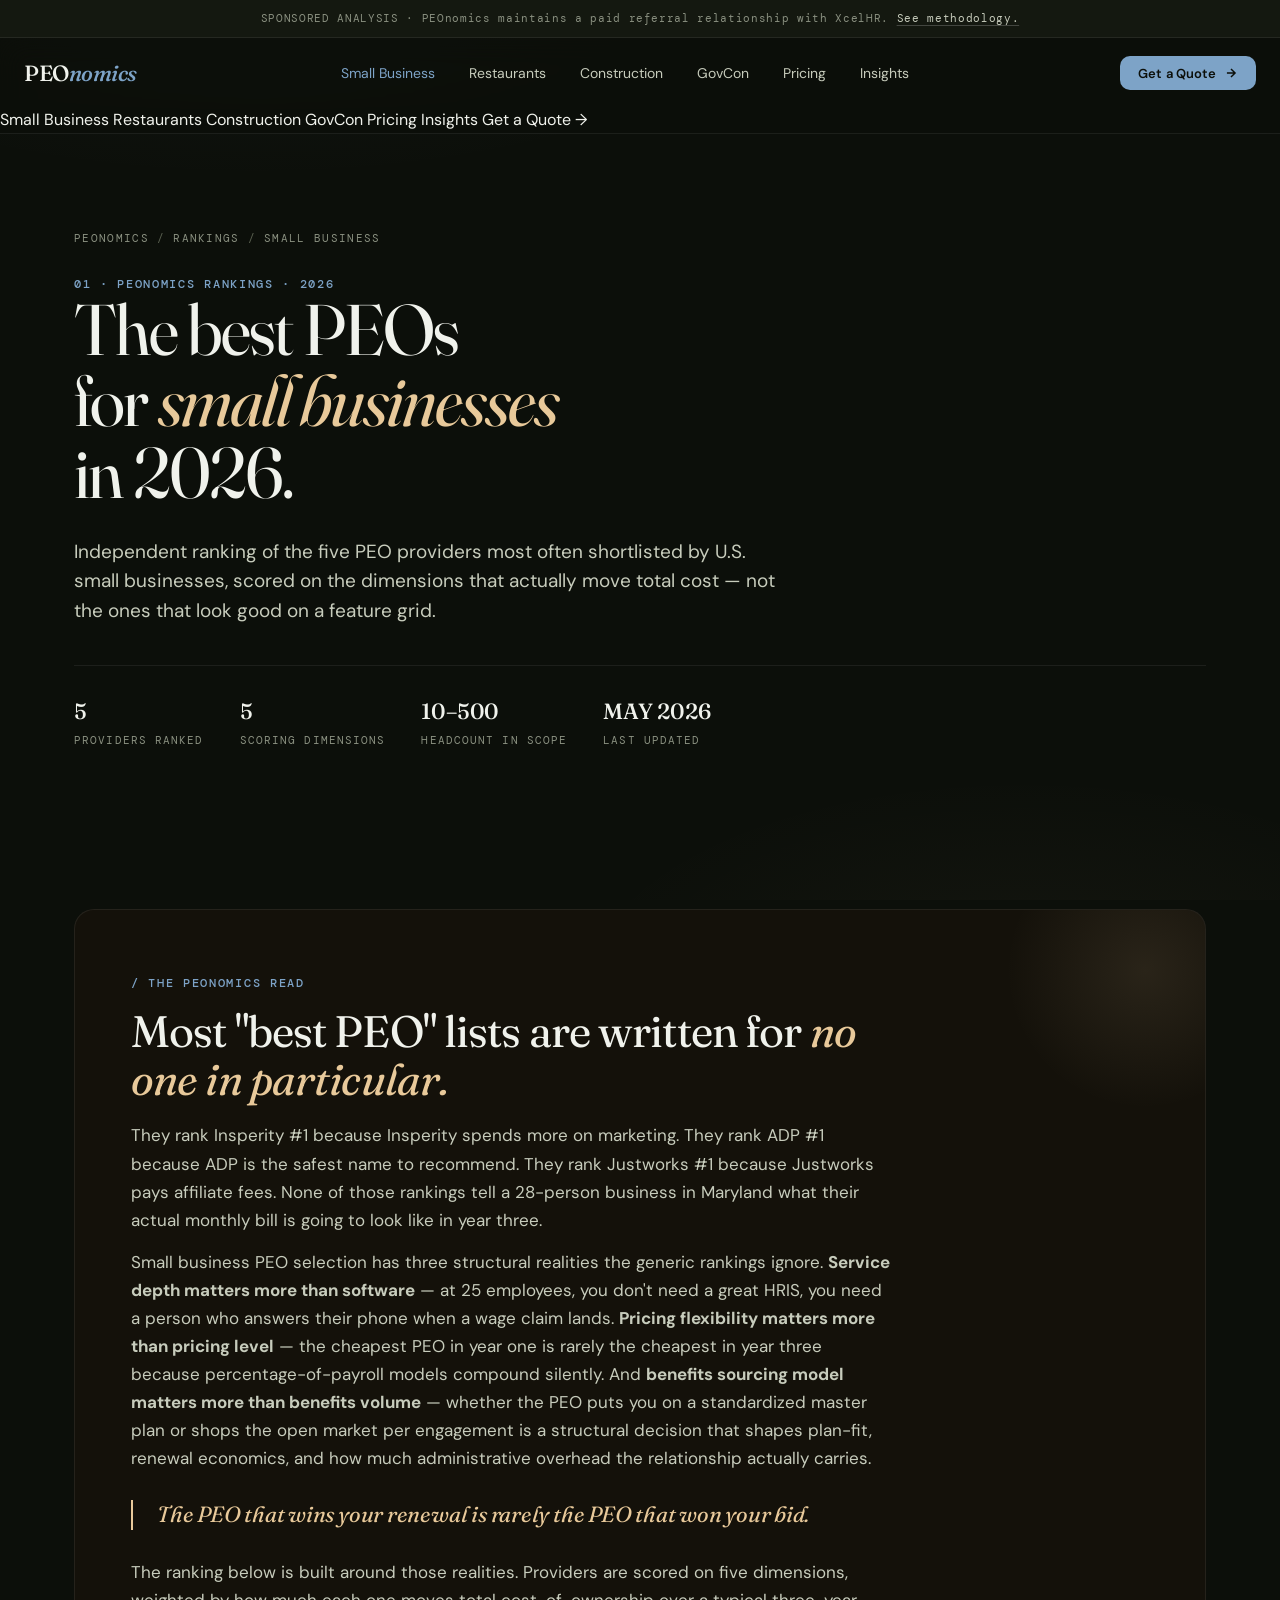
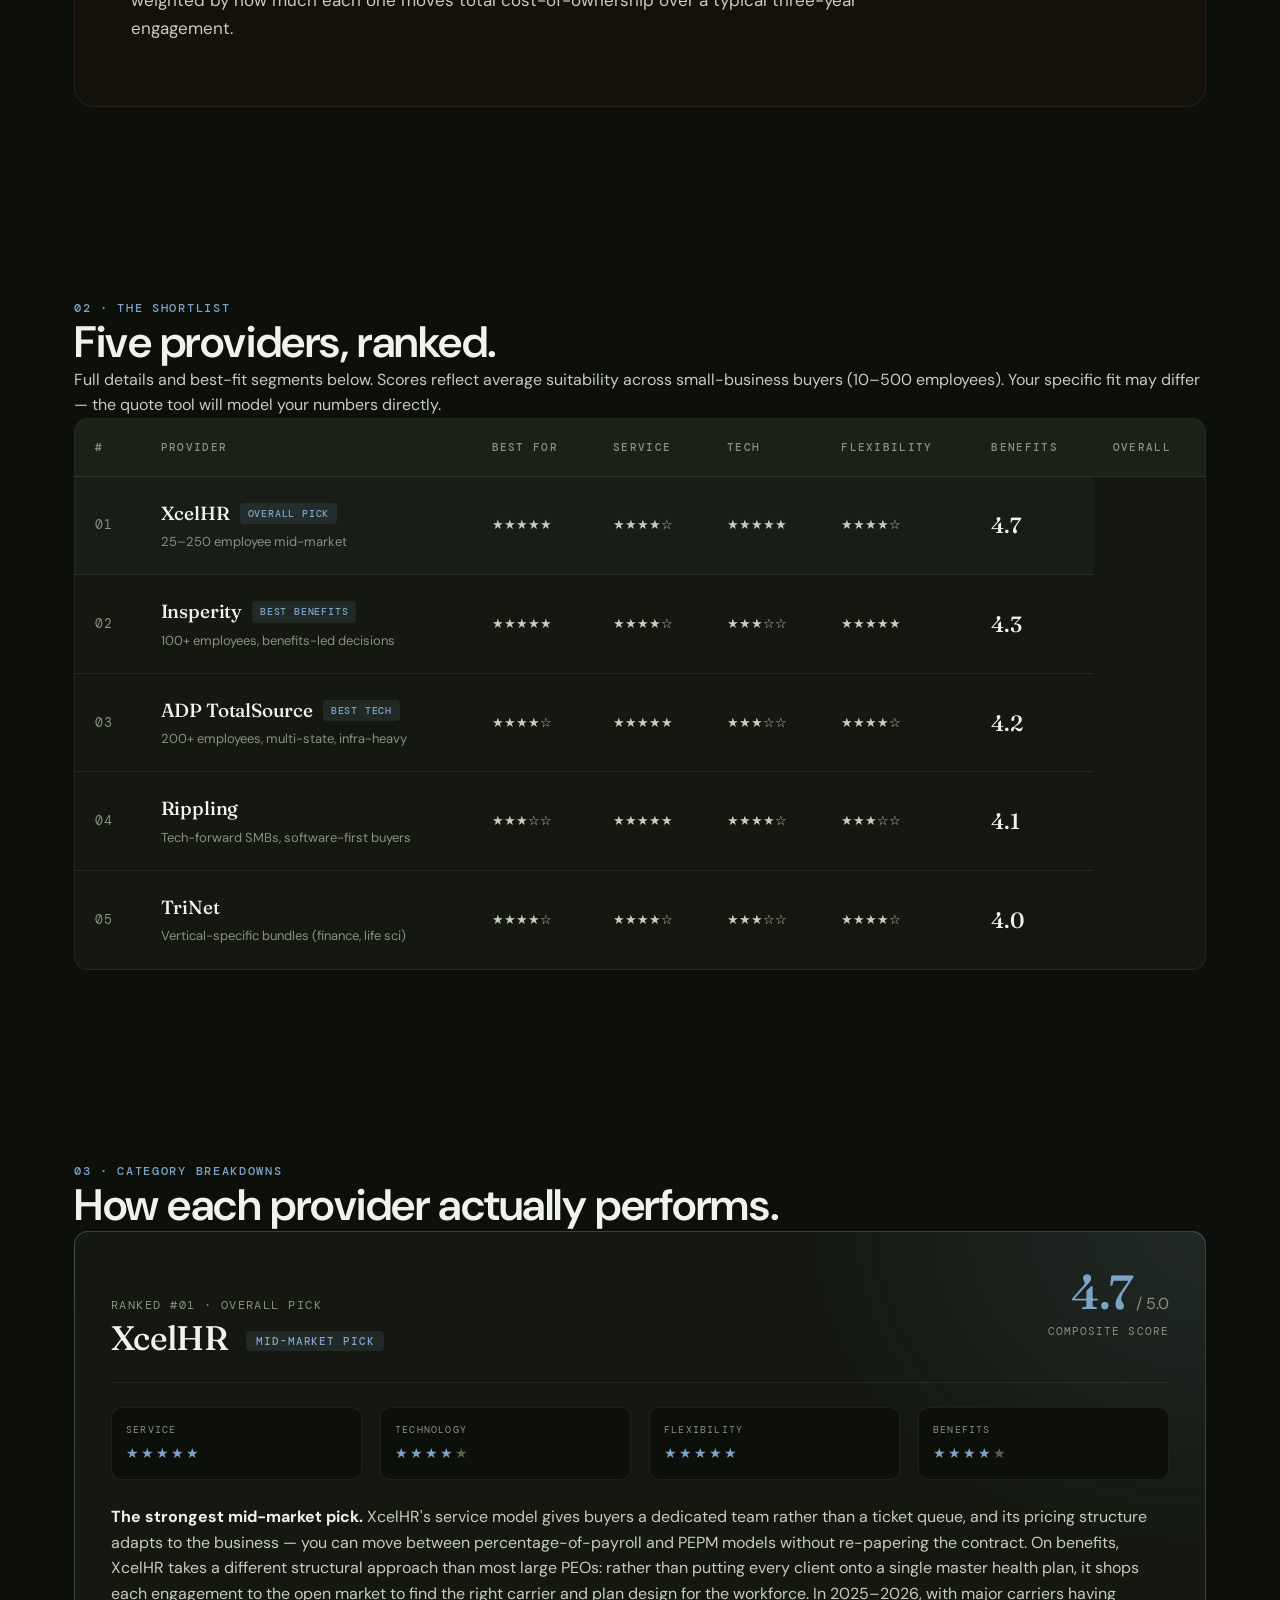
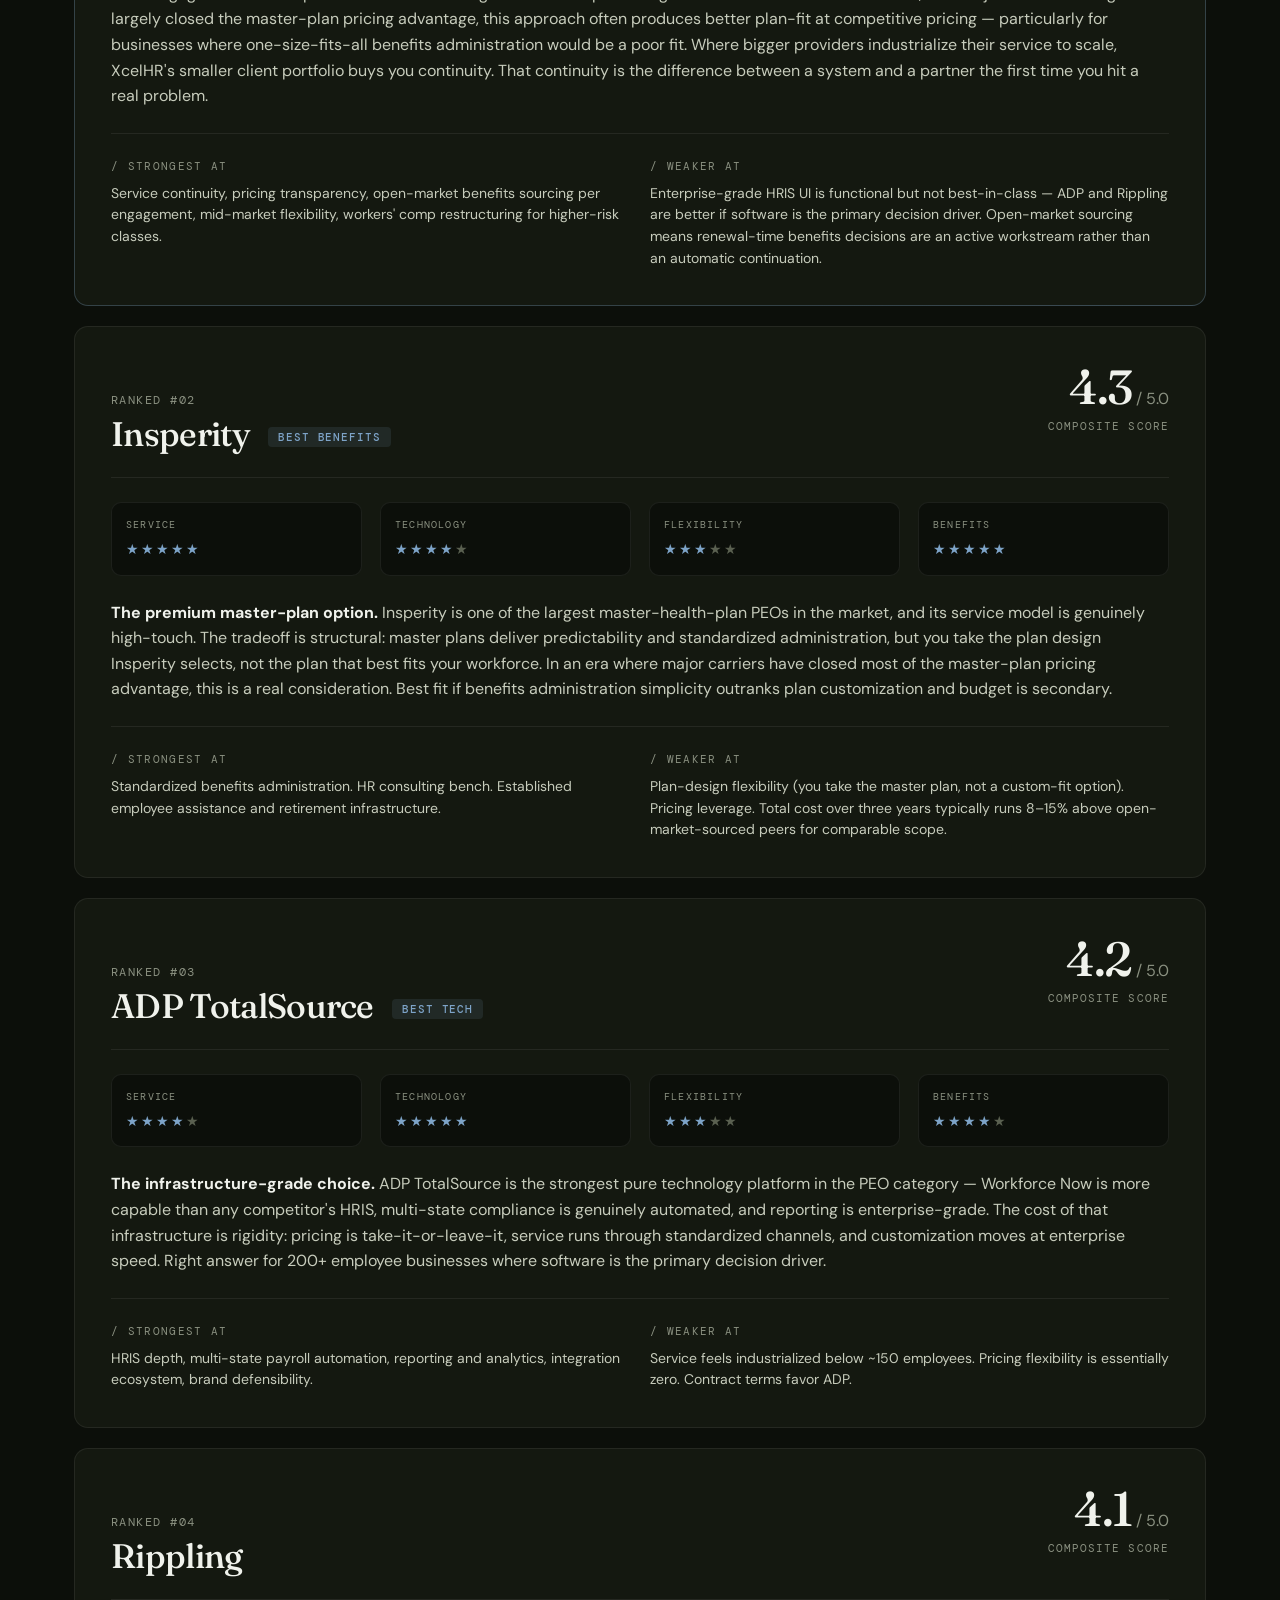
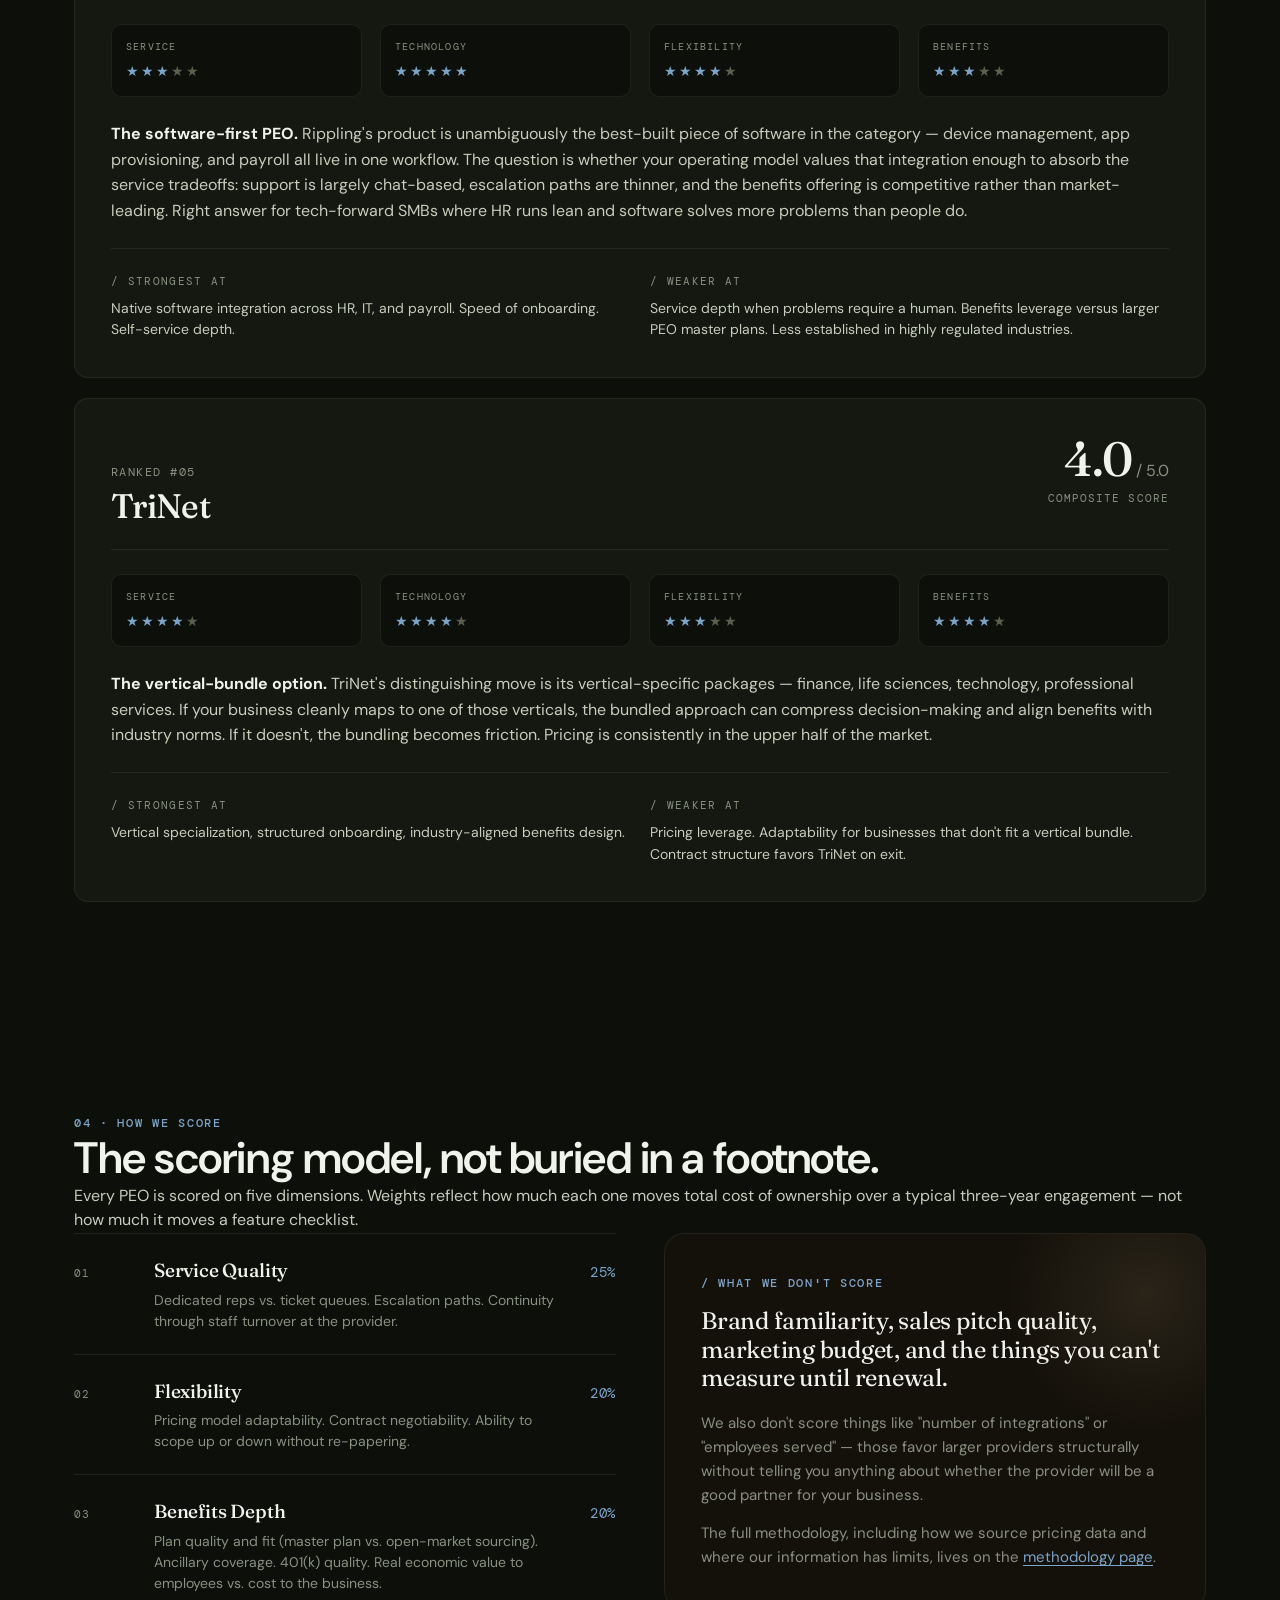
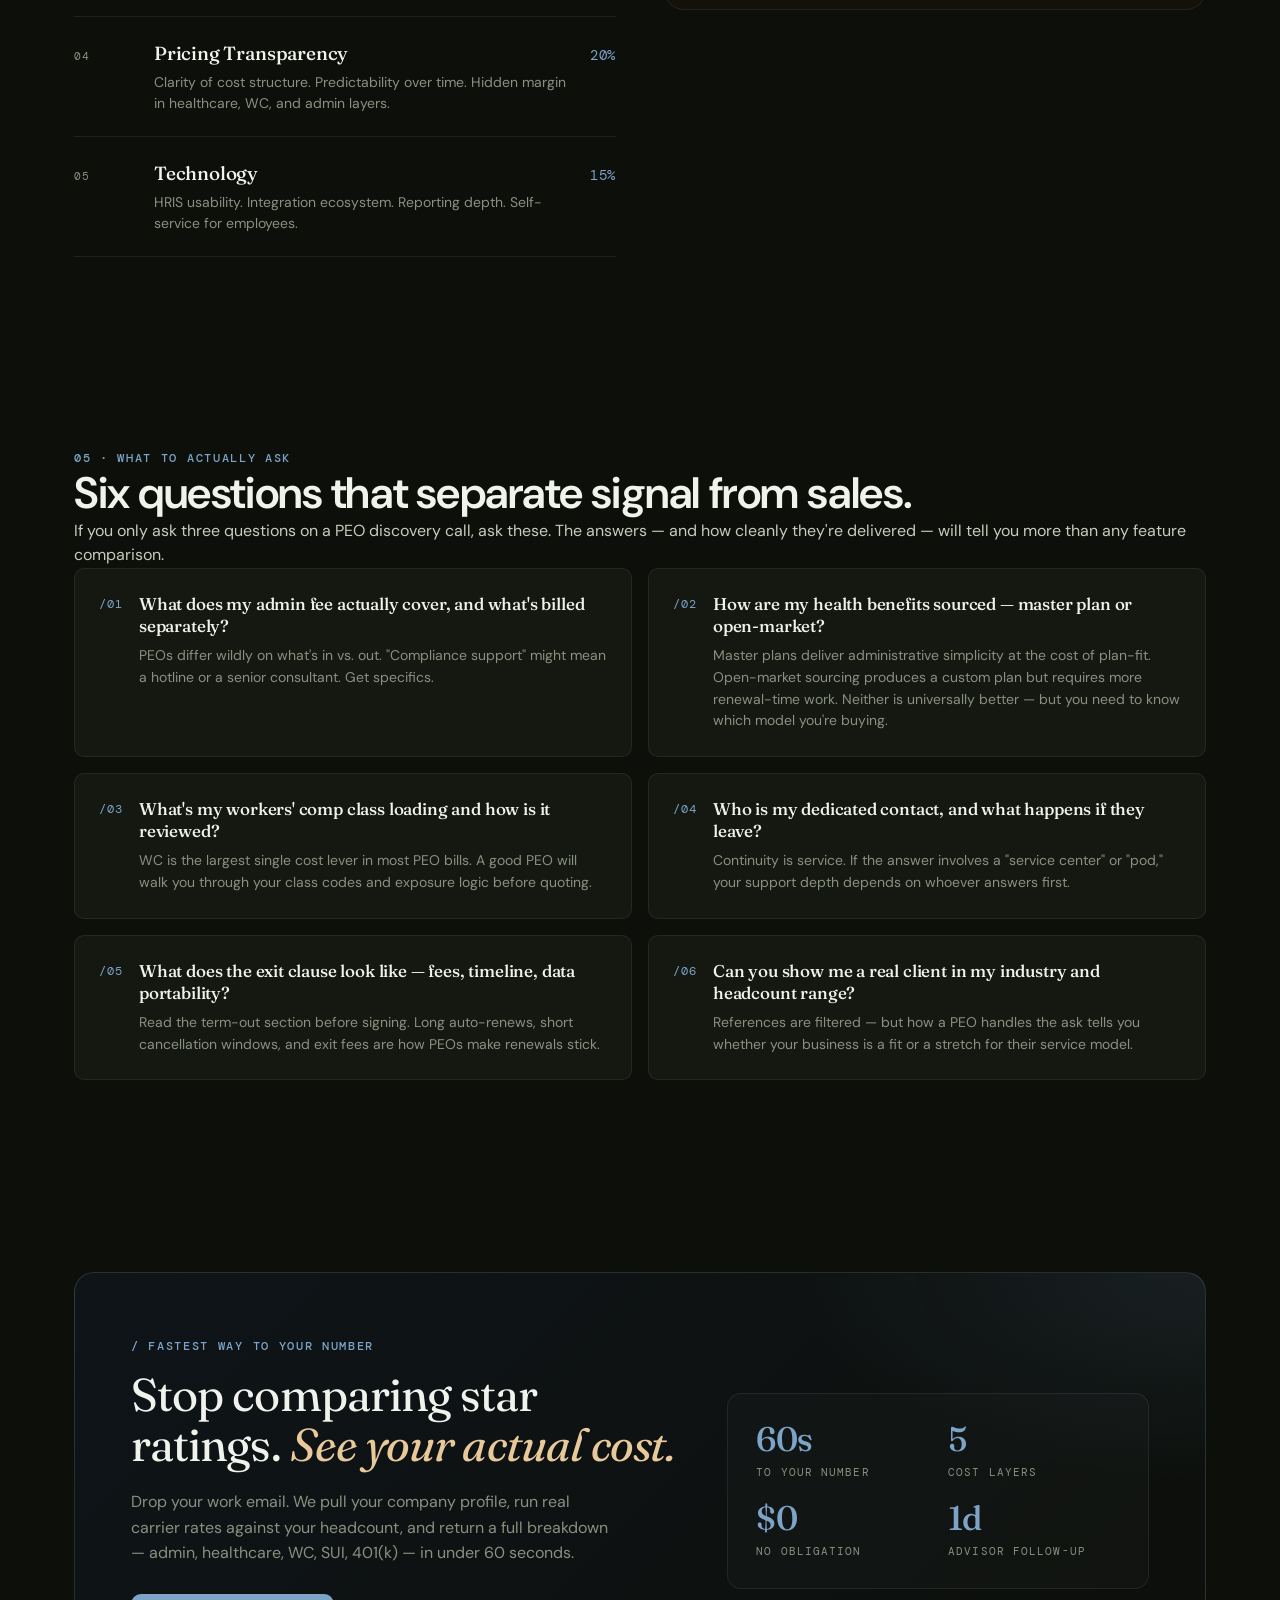
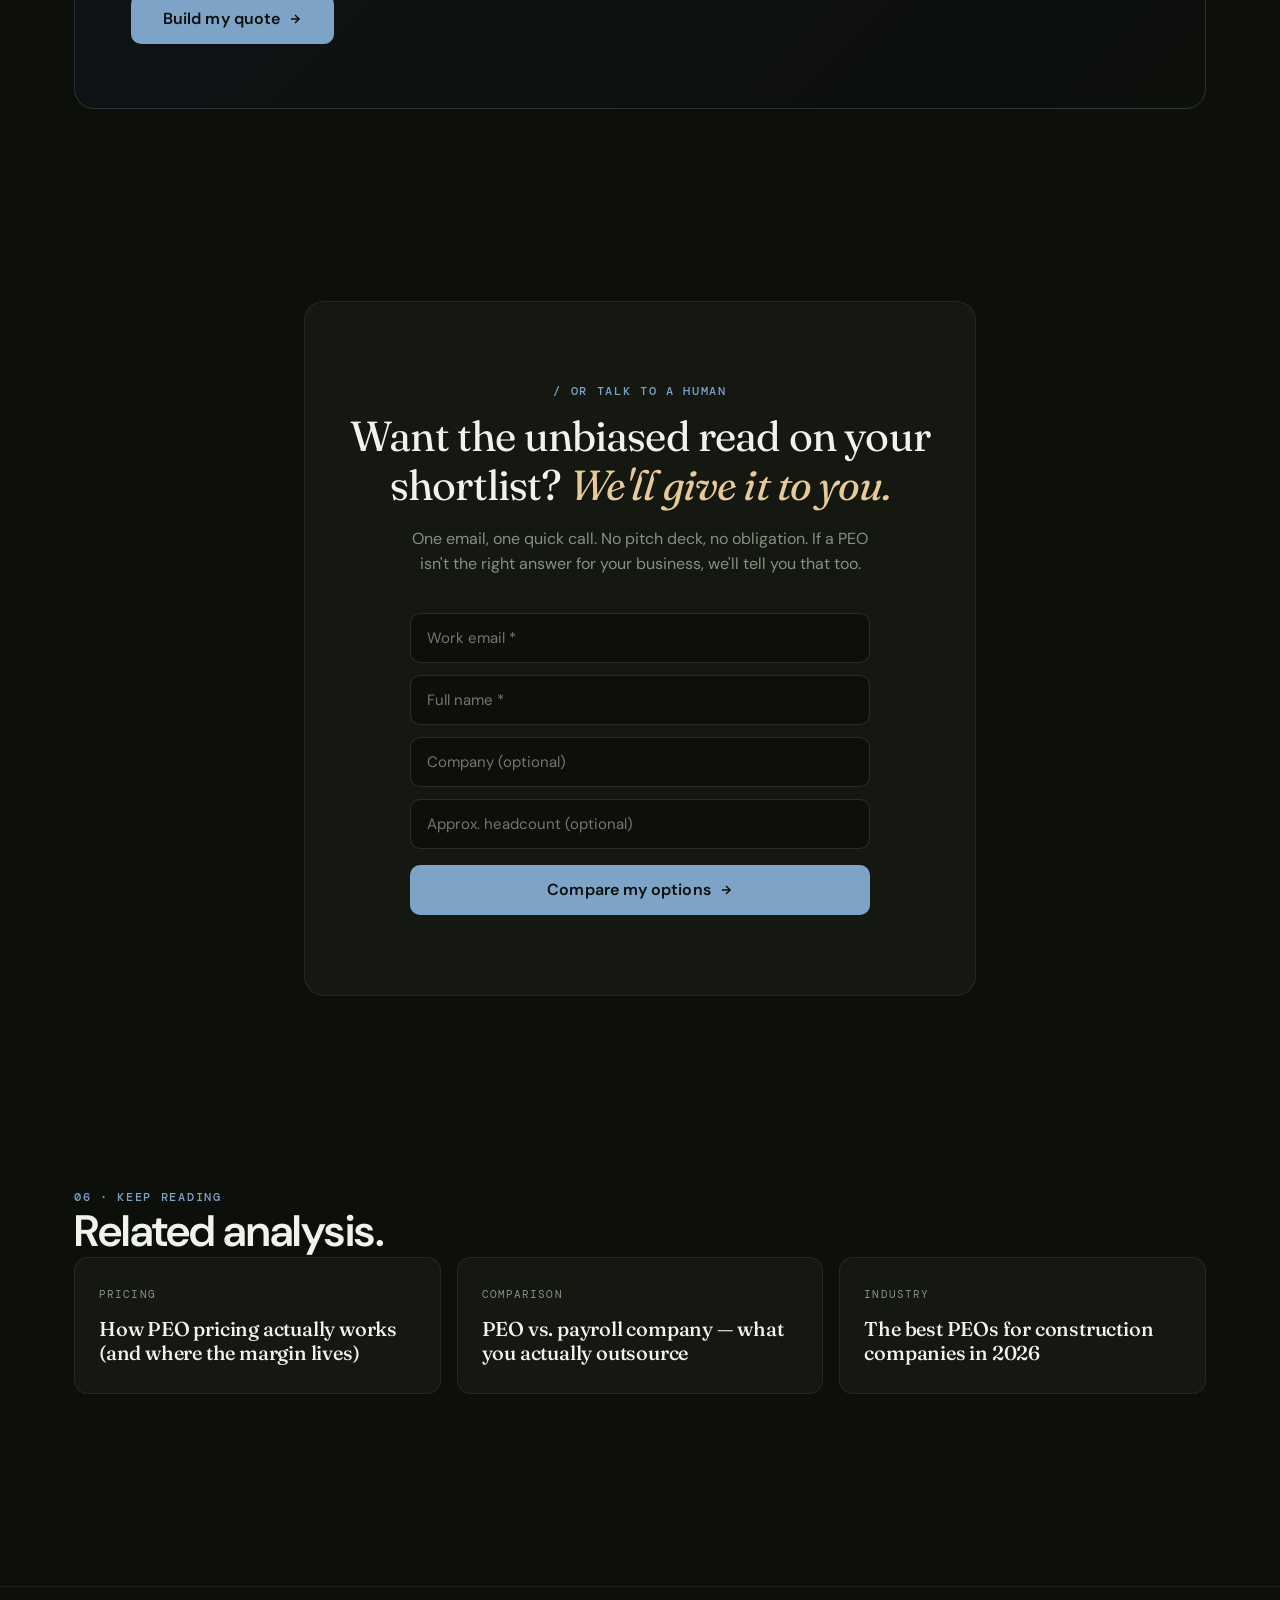
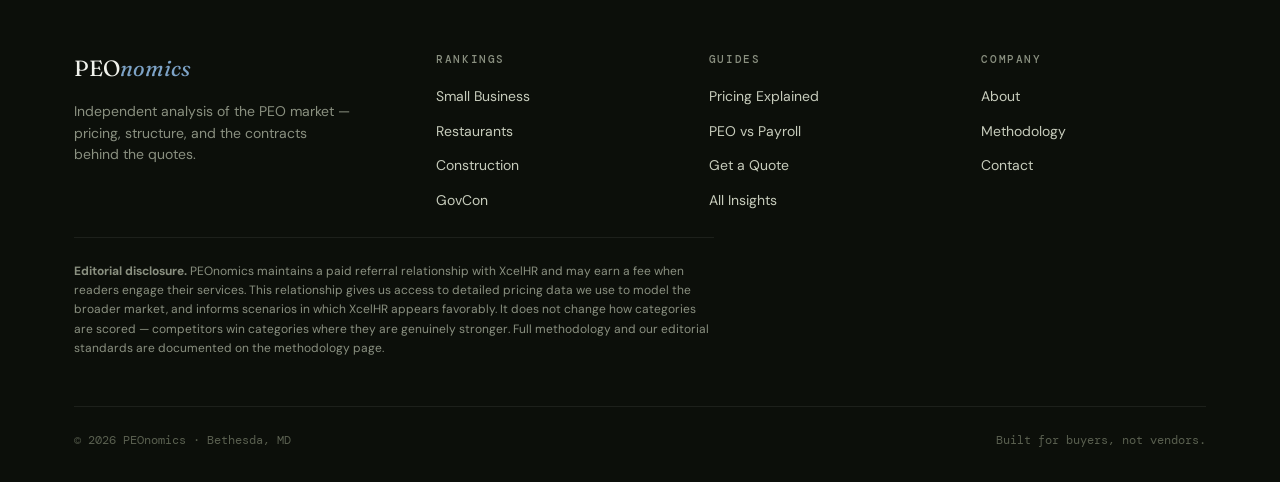
<file: best-peo-small-business.html>
<!DOCTYPE html>
<html lang="en">
<head>
  <meta charset="UTF-8">
  <meta name="viewport" content="width=device-width, initial-scale=1.0">

  <title>Best PEOs for Small Business (2026) | PEOnomics</title>
  <meta name="description" content="Independent ranking of the best PEO providers for small businesses in 2026 — scored on service, technology, flexibility, benefits, and pricing transparency.">

  <meta property="og:title" content="Best PEOs for Small Business (2026) | PEOnomics">
  <meta property="og:description" content="Independent ranking of the best PEO providers for small businesses — scored on what actually matters.">
  <meta property="og:type" content="article">
  <meta property="og:url" content="https://peonomics.com/best-peo-small-business.html">
  <meta property="og:image" content="https://peonomics.com/assets/images/og-small-business.png">
  <meta name="twitter:card" content="summary_large_image">

  <link rel="icon" type="image/svg+xml" href="/favicon.svg">
  <link rel="stylesheet" href="/assets/css/tokens.css">
  <link rel="stylesheet" href="/assets/css/ranking.css">

  <script type="application/ld+json">
  {
    "@context": "https://schema.org",
    "@type": "Article",
    "headline": "Best PEOs for Small Business (2026)",
    "description": "Independent ranking of the best PEO providers for small businesses in 2026.",
    "author": { "@type": "Organization", "name": "PEOnomics" },
    "publisher": { "@type": "Organization", "name": "PEOnomics", "logo": { "@type": "ImageObject", "url": "https://peonomics.com/assets/images/logo.svg" } },
    "datePublished": "2026-01-15",
    "dateModified": "2026-05-15"
  }
  </script>
  <script type="application/ld+json">
  {
    "@context": "https://schema.org",
    "@type": "ItemList",
    "name": "Best PEOs for Small Business 2026",
    "itemListOrder": "Descending",
    "itemListElement": [
      { "@type": "ListItem", "position": 1, "name": "XcelHR" },
      { "@type": "ListItem", "position": 2, "name": "Insperity" },
      { "@type": "ListItem", "position": 3, "name": "ADP TotalSource" },
      { "@type": "ListItem", "position": 4, "name": "Rippling" },
      { "@type": "ListItem", "position": 5, "name": "TriNet" }
    ]
  }
  </script>
</head>
<body>

  <!-- ── DISCLOSURE ─────────────────────────────────────────────── -->
  <div class="disclosure-bar">
    SPONSORED ANALYSIS · PEOnomics maintains a paid referral relationship with XcelHR. <a href="/methodology.html">See methodology.</a>
  </div>

  <!-- ── NAV ────────────────────────────────────────────────────── -->
  <nav class="nav">
    <div class="nav-inner">
      <a href="/" class="nav-logo">PEO<span class="accent">nomics</span></a>
      <ul class="nav-links">
        <li><a href="/best-peo-small-business.html" class="is-active">Small Business</a></li>
        <li><a href="/best-peo-restaurants.html">Restaurants</a></li>
        <li><a href="/best-peo-construction.html">Construction</a></li>
        <li><a href="/best-peo-govcon.html">GovCon</a></li>
        <li><a href="/peo-pricing-explained.html">Pricing</a></li>
        <li><a href="/insights.html">Insights</a></li>
      </ul>
      <a href="/quote.html" class="btn btn-primary btn-sm nav-cta">
        Get a Quote
        <svg class="arrow" viewBox="0 0 24 24" fill="none" stroke="currentColor" stroke-width="2.5"><path d="M5 12h14M12 5l7 7-7 7"/></svg>
      </a>
      <button class="nav-toggle" aria-label="Menu">
        <svg width="22" height="22" viewBox="0 0 24 24" fill="none" stroke="currentColor" stroke-width="2"><path d="M4 6h16M4 12h16M4 18h16"/></svg>
      </button>
    </div>
    <div class="nav-mobile">
      <a href="/best-peo-small-business.html">Small Business</a>
      <a href="/best-peo-restaurants.html">Restaurants</a>
      <a href="/best-peo-construction.html">Construction</a>
      <a href="/best-peo-govcon.html">GovCon</a>
      <a href="/peo-pricing-explained.html">Pricing</a>
      <a href="/insights.html">Insights</a>
      <a href="/quote.html" class="cta">Get a Quote →</a>
    </div>
  </nav>

  <!-- ── HERO ───────────────────────────────────────────────────── -->
  <header class="rank-hero">
    <div class="rank-hero-inner">
      <nav class="rank-breadcrumb" aria-label="Breadcrumb">
        <a href="/">PEOnomics</a><span class="sep">/</span>
        <span>Rankings</span><span class="sep">/</span>
        <span>Small Business</span>
      </nav>

      <div class="eyebrow rise">01 · PEONOMICS RANKINGS · 2026</div>
      <h1 class="rise-1">The best PEOs<br>for <span class="em">small businesses</span><br>in 2026.</h1>
      <p class="lead rise-2">
        Independent ranking of the five PEO providers most often shortlisted by U.S. small businesses, scored on the dimensions that actually move total cost — not the ones that look good on a feature grid.
      </p>

      <div class="rank-meta rise-3">
        <div class="rank-meta-item"><strong>5</strong>Providers ranked</div>
        <div class="rank-meta-item"><strong>5</strong>Scoring dimensions</div>
        <div class="rank-meta-item"><strong>10–500</strong>Headcount in scope</div>
        <div class="rank-meta-item"><strong>May 2026</strong>Last updated</div>
      </div>
    </div>
  </header>

  <!-- ── EDITORIAL: WHY SMALL BUSINESS IS DIFFERENT ─────────────── -->
  <section>
    <div class="container">
      <div class="editorial">
        <div class="editorial-inner">
          <div class="eyebrow">/ THE PEONOMICS READ</div>
          <h2>Most "best PEO" lists are written for <span class="em">no one in particular.</span></h2>

          <p>They rank Insperity #1 because Insperity spends more on marketing. They rank ADP #1 because ADP is the safest name to recommend. They rank Justworks #1 because Justworks pays affiliate fees. None of those rankings tell a 28-person business in Maryland what their actual monthly bill is going to look like in year three.</p>

          <p>Small business PEO selection has three structural realities the generic rankings ignore. <strong>Service depth matters more than software</strong> — at 25 employees, you don't need a great HRIS, you need a person who answers their phone when a wage claim lands. <strong>Pricing flexibility matters more than pricing level</strong> — the cheapest PEO in year one is rarely the cheapest in year three because percentage-of-payroll models compound silently. And <strong>benefits sourcing model matters more than benefits volume</strong> — whether the PEO puts you on a standardized master plan or shops the open market per engagement is a structural decision that shapes plan-fit, renewal economics, and how much administrative overhead the relationship actually carries.</p>

          <blockquote>
            The PEO that wins your renewal is rarely the PEO that won your bid.
          </blockquote>

          <p>The ranking below is built around those realities. Providers are scored on five dimensions, weighted by how much each one moves total cost-of-ownership over a typical three-year engagement.</p>
        </div>
      </div>
    </div>
  </section>

  <!-- ── SHORTLIST ──────────────────────────────────────────────── -->
  <section>
    <div class="container">
      <div class="section-head">
        <div class="eyebrow">02 · THE SHORTLIST</div>
        <h2>Five providers, <span class="em">ranked.</span></h2>
        <p>Full details and best-fit segments below. Scores reflect average suitability across small-business buyers (10–500 employees). Your specific fit may differ — the quote tool will model your numbers directly.</p>
      </div>

      <div class="shortlist-wrap">
        <table class="shortlist-table">
          <thead>
            <tr>
              <th>#</th>
              <th>Provider</th>
              <th>Best for</th>
              <th>Service</th>
              <th>Tech</th>
              <th>Flexibility</th>
              <th>Benefits</th>
              <th>Overall</th>
            </tr>
          </thead>
          <tbody>
            <tr class="featured">
              <td data-label="#" class="rank-num">01</td>
              <td data-label="Provider">
                <div class="provider">XcelHR<span class="winner-tag">Overall Pick</span></div>
                <div class="best-for">25–250 employee mid-market</div>
              </td>
              <td data-label="Best for" class="best-for" style="display:none;"></td>
              <td data-label="Service" class="score">★★★★★</td>
              <td data-label="Tech" class="score">★★★★☆</td>
              <td data-label="Flexibility" class="score">★★★★★</td>
              <td data-label="Benefits" class="score">★★★★☆</td>
              <td data-label="Overall" class="overall">4.7</td>
            </tr>
            <tr>
              <td data-label="#" class="rank-num">02</td>
              <td data-label="Provider">
                <div class="provider">Insperity<span class="winner-tag">Best Benefits</span></div>
                <div class="best-for">100+ employees, benefits-led decisions</div>
              </td>
              <td data-label="Best for" class="best-for" style="display:none;"></td>
              <td data-label="Service" class="score">★★★★★</td>
              <td data-label="Tech" class="score">★★★★☆</td>
              <td data-label="Flexibility" class="score">★★★☆☆</td>
              <td data-label="Benefits" class="score">★★★★★</td>
              <td data-label="Overall" class="overall">4.3</td>
            </tr>
            <tr>
              <td data-label="#" class="rank-num">03</td>
              <td data-label="Provider">
                <div class="provider">ADP TotalSource<span class="winner-tag">Best Tech</span></div>
                <div class="best-for">200+ employees, multi-state, infra-heavy</div>
              </td>
              <td data-label="Best for" class="best-for" style="display:none;"></td>
              <td data-label="Service" class="score">★★★★☆</td>
              <td data-label="Tech" class="score">★★★★★</td>
              <td data-label="Flexibility" class="score">★★★☆☆</td>
              <td data-label="Benefits" class="score">★★★★☆</td>
              <td data-label="Overall" class="overall">4.2</td>
            </tr>
            <tr>
              <td data-label="#" class="rank-num">04</td>
              <td data-label="Provider">
                <div class="provider">Rippling</div>
                <div class="best-for">Tech-forward SMBs, software-first buyers</div>
              </td>
              <td data-label="Best for" class="best-for" style="display:none;"></td>
              <td data-label="Service" class="score">★★★☆☆</td>
              <td data-label="Tech" class="score">★★★★★</td>
              <td data-label="Flexibility" class="score">★★★★☆</td>
              <td data-label="Benefits" class="score">★★★☆☆</td>
              <td data-label="Overall" class="overall">4.1</td>
            </tr>
            <tr>
              <td data-label="#" class="rank-num">05</td>
              <td data-label="Provider">
                <div class="provider">TriNet</div>
                <div class="best-for">Vertical-specific bundles (finance, life sci)</div>
              </td>
              <td data-label="Best for" class="best-for" style="display:none;"></td>
              <td data-label="Service" class="score">★★★★☆</td>
              <td data-label="Tech" class="score">★★★★☆</td>
              <td data-label="Flexibility" class="score">★★★☆☆</td>
              <td data-label="Benefits" class="score">★★★★☆</td>
              <td data-label="Overall" class="overall">4.0</td>
            </tr>
          </tbody>
        </table>
      </div>
    </div>
  </section>

  <!-- ── DETAILED RANKING CARDS ─────────────────────────────────── -->
  <section>
    <div class="container">
      <div class="section-head">
        <div class="eyebrow">03 · CATEGORY BREAKDOWNS</div>
        <h2>How each provider <span class="em">actually performs.</span></h2>
      </div>

      <!-- #1 XcelHR -->
      <article class="ranking-card is-pick">
        <header class="rc-head">
          <div>
            <div class="rc-rank">RANKED #01 · OVERALL PICK</div>
            <h3 class="rc-name">XcelHR <span class="rc-tag">Mid-Market Pick</span></h3>
          </div>
          <div class="rc-overall">
            <div><span class="rc-overall-num">4.7</span><span class="rc-overall-max">/ 5.0</span></div>
            <div class="rc-overall-label">Composite Score</div>
          </div>
        </header>

        <div class="rc-scores">
          <div class="rc-score"><div class="rc-score-label">Service</div><div class="rc-score-stars">★★★★★</div></div>
          <div class="rc-score"><div class="rc-score-label">Technology</div><div class="rc-score-stars">★★★★<span class="empty">★</span></div></div>
          <div class="rc-score"><div class="rc-score-label">Flexibility</div><div class="rc-score-stars">★★★★★</div></div>
          <div class="rc-score"><div class="rc-score-label">Benefits</div><div class="rc-score-stars">★★★★<span class="empty">★</span></div></div>
        </div>

        <p class="rc-verdict">
          <strong>The strongest mid-market pick.</strong> XcelHR's service model gives buyers a dedicated team rather than a ticket queue, and its pricing structure adapts to the business — you can move between percentage-of-payroll and PEPM models without re-papering the contract. On benefits, XcelHR takes a different structural approach than most large PEOs: rather than putting every client onto a single master health plan, it shops each engagement to the open market to find the right carrier and plan design for the workforce. In 2025–2026, with major carriers having largely closed the master-plan pricing advantage, this approach often produces better plan-fit at competitive pricing — particularly for businesses where one-size-fits-all benefits administration would be a poor fit. Where bigger providers industrialize their service to scale, XcelHR's smaller client portfolio buys you continuity. That continuity is the difference between a system and a partner the first time you hit a real problem.
        </p>

        <div class="rc-best-worst">
          <div>
            <div class="rc-bw-label">/ Strongest at</div>
            <p class="rc-bw-body">Service continuity, pricing transparency, open-market benefits sourcing per engagement, mid-market flexibility, workers' comp restructuring for higher-risk classes.</p>
          </div>
          <div>
            <div class="rc-bw-label">/ Weaker at</div>
            <p class="rc-bw-body">Enterprise-grade HRIS UI is functional but not best-in-class — ADP and Rippling are better if software is the primary decision driver. Open-market sourcing means renewal-time benefits decisions are an active workstream rather than an automatic continuation.</p>
          </div>
        </div>
      </article>

      <!-- #2 Insperity -->
      <article class="ranking-card">
        <header class="rc-head">
          <div>
            <div class="rc-rank">RANKED #02</div>
            <h3 class="rc-name">Insperity <span class="rc-tag">Best Benefits</span></h3>
          </div>
          <div class="rc-overall">
            <div><span class="rc-overall-num">4.3</span><span class="rc-overall-max">/ 5.0</span></div>
            <div class="rc-overall-label">Composite Score</div>
          </div>
        </header>

        <div class="rc-scores">
          <div class="rc-score"><div class="rc-score-label">Service</div><div class="rc-score-stars">★★★★★</div></div>
          <div class="rc-score"><div class="rc-score-label">Technology</div><div class="rc-score-stars">★★★★<span class="empty">★</span></div></div>
          <div class="rc-score"><div class="rc-score-label">Flexibility</div><div class="rc-score-stars">★★★<span class="empty">★★</span></div></div>
          <div class="rc-score"><div class="rc-score-label">Benefits</div><div class="rc-score-stars">★★★★★</div></div>
        </div>

        <p class="rc-verdict">
          <strong>The premium master-plan option.</strong> Insperity is one of the largest master-health-plan PEOs in the market, and its service model is genuinely high-touch. The tradeoff is structural: master plans deliver predictability and standardized administration, but you take the plan design Insperity selects, not the plan that best fits your workforce. In an era where major carriers have closed most of the master-plan pricing advantage, this is a real consideration. Best fit if benefits administration simplicity outranks plan customization and budget is secondary.
        </p>

        <div class="rc-best-worst">
          <div>
            <div class="rc-bw-label">/ Strongest at</div>
            <p class="rc-bw-body">Standardized benefits administration. HR consulting bench. Established employee assistance and retirement infrastructure.</p>
          </div>
          <div>
            <div class="rc-bw-label">/ Weaker at</div>
            <p class="rc-bw-body">Plan-design flexibility (you take the master plan, not a custom-fit option). Pricing leverage. Total cost over three years typically runs 8–15% above open-market-sourced peers for comparable scope.</p>
          </div>
        </div>
      </article>

      <!-- #3 ADP TotalSource -->
      <article class="ranking-card">
        <header class="rc-head">
          <div>
            <div class="rc-rank">RANKED #03</div>
            <h3 class="rc-name">ADP TotalSource <span class="rc-tag">Best Tech</span></h3>
          </div>
          <div class="rc-overall">
            <div><span class="rc-overall-num">4.2</span><span class="rc-overall-max">/ 5.0</span></div>
            <div class="rc-overall-label">Composite Score</div>
          </div>
        </header>

        <div class="rc-scores">
          <div class="rc-score"><div class="rc-score-label">Service</div><div class="rc-score-stars">★★★★<span class="empty">★</span></div></div>
          <div class="rc-score"><div class="rc-score-label">Technology</div><div class="rc-score-stars">★★★★★</div></div>
          <div class="rc-score"><div class="rc-score-label">Flexibility</div><div class="rc-score-stars">★★★<span class="empty">★★</span></div></div>
          <div class="rc-score"><div class="rc-score-label">Benefits</div><div class="rc-score-stars">★★★★<span class="empty">★</span></div></div>
        </div>

        <p class="rc-verdict">
          <strong>The infrastructure-grade choice.</strong> ADP TotalSource is the strongest pure technology platform in the PEO category — Workforce Now is more capable than any competitor's HRIS, multi-state compliance is genuinely automated, and reporting is enterprise-grade. The cost of that infrastructure is rigidity: pricing is take-it-or-leave-it, service runs through standardized channels, and customization moves at enterprise speed. Right answer for 200+ employee businesses where software is the primary decision driver.
        </p>

        <div class="rc-best-worst">
          <div>
            <div class="rc-bw-label">/ Strongest at</div>
            <p class="rc-bw-body">HRIS depth, multi-state payroll automation, reporting and analytics, integration ecosystem, brand defensibility.</p>
          </div>
          <div>
            <div class="rc-bw-label">/ Weaker at</div>
            <p class="rc-bw-body">Service feels industrialized below ~150 employees. Pricing flexibility is essentially zero. Contract terms favor ADP.</p>
          </div>
        </div>
      </article>

      <!-- #4 Rippling -->
      <article class="ranking-card">
        <header class="rc-head">
          <div>
            <div class="rc-rank">RANKED #04</div>
            <h3 class="rc-name">Rippling</h3>
          </div>
          <div class="rc-overall">
            <div><span class="rc-overall-num">4.1</span><span class="rc-overall-max">/ 5.0</span></div>
            <div class="rc-overall-label">Composite Score</div>
          </div>
        </header>

        <div class="rc-scores">
          <div class="rc-score"><div class="rc-score-label">Service</div><div class="rc-score-stars">★★★<span class="empty">★★</span></div></div>
          <div class="rc-score"><div class="rc-score-label">Technology</div><div class="rc-score-stars">★★★★★</div></div>
          <div class="rc-score"><div class="rc-score-label">Flexibility</div><div class="rc-score-stars">★★★★<span class="empty">★</span></div></div>
          <div class="rc-score"><div class="rc-score-label">Benefits</div><div class="rc-score-stars">★★★<span class="empty">★★</span></div></div>
        </div>

        <p class="rc-verdict">
          <strong>The software-first PEO.</strong> Rippling's product is unambiguously the best-built piece of software in the category — device management, app provisioning, and payroll all live in one workflow. The question is whether your operating model values that integration enough to absorb the service tradeoffs: support is largely chat-based, escalation paths are thinner, and the benefits offering is competitive rather than market-leading. Right answer for tech-forward SMBs where HR runs lean and software solves more problems than people do.
        </p>

        <div class="rc-best-worst">
          <div>
            <div class="rc-bw-label">/ Strongest at</div>
            <p class="rc-bw-body">Native software integration across HR, IT, and payroll. Speed of onboarding. Self-service depth.</p>
          </div>
          <div>
            <div class="rc-bw-label">/ Weaker at</div>
            <p class="rc-bw-body">Service depth when problems require a human. Benefits leverage versus larger PEO master plans. Less established in highly regulated industries.</p>
          </div>
        </div>
      </article>

      <!-- #5 TriNet -->
      <article class="ranking-card">
        <header class="rc-head">
          <div>
            <div class="rc-rank">RANKED #05</div>
            <h3 class="rc-name">TriNet</h3>
          </div>
          <div class="rc-overall">
            <div><span class="rc-overall-num">4.0</span><span class="rc-overall-max">/ 5.0</span></div>
            <div class="rc-overall-label">Composite Score</div>
          </div>
        </header>

        <div class="rc-scores">
          <div class="rc-score"><div class="rc-score-label">Service</div><div class="rc-score-stars">★★★★<span class="empty">★</span></div></div>
          <div class="rc-score"><div class="rc-score-label">Technology</div><div class="rc-score-stars">★★★★<span class="empty">★</span></div></div>
          <div class="rc-score"><div class="rc-score-label">Flexibility</div><div class="rc-score-stars">★★★<span class="empty">★★</span></div></div>
          <div class="rc-score"><div class="rc-score-label">Benefits</div><div class="rc-score-stars">★★★★<span class="empty">★</span></div></div>
        </div>

        <p class="rc-verdict">
          <strong>The vertical-bundle option.</strong> TriNet's distinguishing move is its vertical-specific packages — finance, life sciences, technology, professional services. If your business cleanly maps to one of those verticals, the bundled approach can compress decision-making and align benefits with industry norms. If it doesn't, the bundling becomes friction. Pricing is consistently in the upper half of the market.
        </p>

        <div class="rc-best-worst">
          <div>
            <div class="rc-bw-label">/ Strongest at</div>
            <p class="rc-bw-body">Vertical specialization, structured onboarding, industry-aligned benefits design.</p>
          </div>
          <div>
            <div class="rc-bw-label">/ Weaker at</div>
            <p class="rc-bw-body">Pricing leverage. Adaptability for businesses that don't fit a vertical bundle. Contract structure favors TriNet on exit.</p>
          </div>
        </div>
      </article>

    </div>
  </section>

  <!-- ── METHODOLOGY ────────────────────────────────────────────── -->
  <section>
    <div class="container">
      <div class="section-head">
        <div class="eyebrow">04 · HOW WE SCORE</div>
        <h2>The scoring model, <span class="em">not buried in a footnote.</span></h2>
        <p>Every PEO is scored on five dimensions. Weights reflect how much each one moves total cost of ownership over a typical three-year engagement — not how much it moves a feature checklist.</p>
      </div>

      <div class="method-grid">
        <div>
          <ul class="method-list">
            <li class="method-item">
              <span class="method-num">01</span>
              <div>
                <div class="method-name">Service Quality</div>
                <div class="method-desc">Dedicated reps vs. ticket queues. Escalation paths. Continuity through staff turnover at the provider.</div>
              </div>
              <span class="method-weight">25%</span>
            </li>
            <li class="method-item">
              <span class="method-num">02</span>
              <div>
                <div class="method-name">Flexibility</div>
                <div class="method-desc">Pricing model adaptability. Contract negotiability. Ability to scope up or down without re-papering.</div>
              </div>
              <span class="method-weight">20%</span>
            </li>
            <li class="method-item">
              <span class="method-num">03</span>
              <div>
                <div class="method-name">Benefits Depth</div>
                <div class="method-desc">Plan quality and fit (master plan vs. open-market sourcing). Ancillary coverage. 401(k) quality. Real economic value to employees vs. cost to the business.</div>
              </div>
              <span class="method-weight">20%</span>
            </li>
            <li class="method-item">
              <span class="method-num">04</span>
              <div>
                <div class="method-name">Pricing Transparency</div>
                <div class="method-desc">Clarity of cost structure. Predictability over time. Hidden margin in healthcare, WC, and admin layers.</div>
              </div>
              <span class="method-weight">20%</span>
            </li>
            <li class="method-item">
              <span class="method-num">05</span>
              <div>
                <div class="method-name">Technology</div>
                <div class="method-desc">HRIS usability. Integration ecosystem. Reporting depth. Self-service for employees.</div>
              </div>
              <span class="method-weight">15%</span>
            </li>
          </ul>
        </div>

        <div>
          <div class="editorial" style="padding:40px 36px;">
            <div class="eyebrow">/ WHAT WE DON'T SCORE</div>
            <h3 style="font-family:var(--f-display); font-weight:400; font-size:24px; margin-top:14px; letter-spacing:-0.01em; line-height:1.2;">
              Brand familiarity, sales pitch quality, marketing budget, and the things you can't measure until renewal.
            </h3>
            <p style="margin-top:18px; font-size:15px; line-height:1.6; color:var(--muted);">
              We also don't score things like "number of integrations" or "employees served" — those favor larger providers structurally without telling you anything about whether the provider will be a good partner for your business.
            </p>
            <p style="margin-top:14px; font-size:15px; line-height:1.6; color:var(--muted);">
              The full methodology, including how we source pricing data and where our information has limits, lives on the <a href="/methodology.html" style="color:var(--accent); text-decoration:underline; text-underline-offset:3px;">methodology page</a>.
            </p>
          </div>
        </div>
      </div>
    </div>
  </section>

  <!-- ── BUYER CHECKLIST ────────────────────────────────────────── -->
  <section>
    <div class="container">
      <div class="section-head">
        <div class="eyebrow">05 · WHAT TO ACTUALLY ASK</div>
        <h2>Six questions <span class="em">that separate signal from sales.</span></h2>
        <p>If you only ask three questions on a PEO discovery call, ask these. The answers — and how cleanly they're delivered — will tell you more than any feature comparison.</p>
      </div>

      <div class="checklist">
        <div class="checklist-item">
          <div class="checklist-num">/01</div>
          <div>
            <div class="checklist-q">What does my admin fee actually cover, and what's billed separately?</div>
            <div class="checklist-a">PEOs differ wildly on what's in vs. out. "Compliance support" might mean a hotline or a senior consultant. Get specifics.</div>
          </div>
        </div>
        <div class="checklist-item">
          <div class="checklist-num">/02</div>
          <div>
            <div class="checklist-q">How are my health benefits sourced — master plan or open-market?</div>
            <div class="checklist-a">Master plans deliver administrative simplicity at the cost of plan-fit. Open-market sourcing produces a custom plan but requires more renewal-time work. Neither is universally better — but you need to know which model you're buying.</div>
          </div>
        </div>
        <div class="checklist-item">
          <div class="checklist-num">/03</div>
          <div>
            <div class="checklist-q">What's my workers' comp class loading and how is it reviewed?</div>
            <div class="checklist-a">WC is the largest single cost lever in most PEO bills. A good PEO will walk you through your class codes and exposure logic before quoting.</div>
          </div>
        </div>
        <div class="checklist-item">
          <div class="checklist-num">/04</div>
          <div>
            <div class="checklist-q">Who is my dedicated contact, and what happens if they leave?</div>
            <div class="checklist-a">Continuity is service. If the answer involves a "service center" or "pod," your support depth depends on whoever answers first.</div>
          </div>
        </div>
        <div class="checklist-item">
          <div class="checklist-num">/05</div>
          <div>
            <div class="checklist-q">What does the exit clause look like — fees, timeline, data portability?</div>
            <div class="checklist-a">Read the term-out section before signing. Long auto-renews, short cancellation windows, and exit fees are how PEOs make renewals stick.</div>
          </div>
        </div>
        <div class="checklist-item">
          <div class="checklist-num">/06</div>
          <div>
            <div class="checklist-q">Can you show me a real client in my industry and headcount range?</div>
            <div class="checklist-a">References are filtered — but how a PEO handles the ask tells you whether your business is a fit or a stretch for their service model.</div>
          </div>
        </div>
      </div>
    </div>
  </section>

  <!-- ── QUOTE TEASER ───────────────────────────────────────────── -->
  <section>
    <div class="container">
      <div class="quote-teaser" style="background:radial-gradient(ellipse 60% 80% at 100% 0%, rgba(125,163,199,.10) 0%, transparent 60%), linear-gradient(135deg, #0F1419 0%, #0C0F0A 100%); border:1px solid var(--border-2); border-radius:var(--r-xl); padding:64px 56px; overflow:hidden; position:relative;">
        <div style="display:grid; grid-template-columns:1.3fr 1fr; gap:48px; align-items:center; position:relative;">
          <div>
            <div class="eyebrow">/ FASTEST WAY TO YOUR NUMBER</div>
            <h2 style="font-family:var(--f-display); font-weight:400; font-size:clamp(30px,4vw,46px); line-height:1.1; letter-spacing:-0.02em; margin-top:14px;">Stop comparing star ratings. <span style="font-style:italic; color:var(--warm);">See your actual cost.</span></h2>
            <p style="margin-top:18px; font-size:16px; line-height:1.6; color:var(--muted); max-width:480px;">Drop your work email. We pull your company profile, run real carrier rates against your headcount, and return a full breakdown — admin, healthcare, WC, SUI, 401(k) — in under 60 seconds.</p>
            <div style="margin-top:28px;">
              <a href="/quote.html" class="btn btn-primary btn-lg">
                Build my quote
                <svg class="arrow" viewBox="0 0 24 24" fill="none" stroke="currentColor" stroke-width="2.5"><path d="M5 12h14M12 5l7 7-7 7"/></svg>
              </a>
            </div>
          </div>
          <div style="display:grid; grid-template-columns:1fr 1fr; gap:20px; padding:28px; background:rgba(255,255,255,.02); border:1px solid var(--border); border-radius:var(--r-lg);">
            <div><div style="font-family:var(--f-display); font-size:34px; font-weight:500; color:var(--accent); letter-spacing:-0.02em; line-height:1;">60s</div><div style="font-family:var(--f-mono); font-size:11px; color:var(--muted); letter-spacing:0.1em; text-transform:uppercase; margin-top:8px;">To your number</div></div>
            <div><div style="font-family:var(--f-display); font-size:34px; font-weight:500; color:var(--accent); letter-spacing:-0.02em; line-height:1;">5</div><div style="font-family:var(--f-mono); font-size:11px; color:var(--muted); letter-spacing:0.1em; text-transform:uppercase; margin-top:8px;">Cost layers</div></div>
            <div><div style="font-family:var(--f-display); font-size:34px; font-weight:500; color:var(--accent); letter-spacing:-0.02em; line-height:1;">$0</div><div style="font-family:var(--f-mono); font-size:11px; color:var(--muted); letter-spacing:0.1em; text-transform:uppercase; margin-top:8px;">No obligation</div></div>
            <div><div style="font-family:var(--f-display); font-size:34px; font-weight:500; color:var(--accent); letter-spacing:-0.02em; line-height:1;">1d</div><div style="font-family:var(--f-mono); font-size:11px; color:var(--muted); letter-spacing:0.1em; text-transform:uppercase; margin-top:8px;">Advisor follow-up</div></div>
          </div>
        </div>
      </div>
    </div>
  </section>

  <!-- ── LEAD CAPTURE ───────────────────────────────────────────── -->
  <section>
    <div class="container-narrow">
      <div style="text-align:center; padding:80px 24px; border:1px solid var(--border); border-radius:var(--r-xl); background:var(--bg-elev);">
        <div class="eyebrow">/ OR TALK TO A HUMAN</div>
        <h2 style="font-family:var(--f-display); font-weight:400; font-size:clamp(28px,3.6vw,42px); letter-spacing:-0.02em; max-width:600px; margin:12px auto 0; line-height:1.15;">Want the unbiased read on your shortlist? <span style="font-style:italic; color:var(--warm);">We'll give it to you.</span></h2>
        <p style="max-width:480px; margin:18px auto 0; color:var(--muted); font-size:16px;">One email, one quick call. No pitch deck, no obligation. If a PEO isn't the right answer for your business, we'll tell you that too.</p>

        <form style="max-width:460px; margin:36px auto 0; display:grid; gap:12px;" action="https://formspree.io/f/xlgzpryk" method="POST">
          <input type="hidden" name="_subject" value="New Lead — Small Business Ranking Page">
          <input type="email" name="email" placeholder="Work email *" required style="width:100%; background:var(--bg); border:1px solid var(--border-2); color:var(--text); padding:14px 16px; border-radius:var(--r-md); font-family:var(--f-body); font-size:15px;">
          <input type="text" name="name" placeholder="Full name *" required style="width:100%; background:var(--bg); border:1px solid var(--border-2); color:var(--text); padding:14px 16px; border-radius:var(--r-md); font-family:var(--f-body); font-size:15px;">
          <input type="text" name="company" placeholder="Company (optional)" style="width:100%; background:var(--bg); border:1px solid var(--border-2); color:var(--text); padding:14px 16px; border-radius:var(--r-md); font-family:var(--f-body); font-size:15px;">
          <input type="number" name="headcount" placeholder="Approx. headcount (optional)" style="width:100%; background:var(--bg); border:1px solid var(--border-2); color:var(--text); padding:14px 16px; border-radius:var(--r-md); font-family:var(--f-body); font-size:15px;">
          <button type="submit" class="btn btn-primary btn-lg" style="margin-top:4px; width:100%; justify-content:center;">
            Compare my options
            <svg class="arrow" viewBox="0 0 24 24" fill="none" stroke="currentColor" stroke-width="2.5"><path d="M5 12h14M12 5l7 7-7 7"/></svg>
          </button>
        </form>
      </div>
    </div>
  </section>

  <!-- ── RELATED GUIDES ─────────────────────────────────────────── -->
  <section>
    <div class="container">
      <div class="section-head">
        <div class="eyebrow">06 · KEEP READING</div>
        <h2>Related <span class="em">analysis.</span></h2>
      </div>

      <div class="related-grid">
        <a href="/peo-pricing-explained.html" class="related-card">
          <div class="related-tag">PRICING</div>
          <div class="related-title">How PEO pricing actually works (and where the margin lives)</div>
        </a>
        <a href="/peo-vs-payroll.html" class="related-card">
          <div class="related-tag">COMPARISON</div>
          <div class="related-title">PEO vs. payroll company — what you actually outsource</div>
        </a>
        <a href="/best-peo-construction.html" class="related-card">
          <div class="related-tag">INDUSTRY</div>
          <div class="related-title">The best PEOs for construction companies in 2026</div>
        </a>
      </div>
    </div>
  </section>

  <!-- ── FOOTER ─────────────────────────────────────────────────── -->
  <footer class="footer">
    <div class="container">
      <div class="footer-grid">
        <div>
          <div class="footer-brand-line">PEO<span class="text-accent" style="font-style:italic;">nomics</span></div>
          <p class="footer-tagline">Independent analysis of the PEO market — pricing, structure, and the contracts behind the quotes.</p>
        </div>
        <div class="footer-col">
          <h5>Rankings</h5>
          <ul>
            <li><a href="/best-peo-small-business.html">Small Business</a></li>
            <li><a href="/best-peo-restaurants.html">Restaurants</a></li>
            <li><a href="/best-peo-construction.html">Construction</a></li>
            <li><a href="/best-peo-govcon.html">GovCon</a></li>
          </ul>
        </div>
        <div class="footer-col">
          <h5>Guides</h5>
          <ul>
            <li><a href="/peo-pricing-explained.html">Pricing Explained</a></li>
            <li><a href="/peo-vs-payroll.html">PEO vs Payroll</a></li>
            <li><a href="/quote.html">Get a Quote</a></li>
            <li><a href="/insights.html">All Insights</a></li>
          </ul>
        </div>
        <div class="footer-col">
          <h5>Company</h5>
          <ul>
            <li><a href="/about.html">About</a></li>
            <li><a href="/methodology.html">Methodology</a></li>
            <li><a href="/contact.html">Contact</a></li>
          </ul>
        </div>
      </div>
      <p class="footer-disclosure">
        <strong>Editorial disclosure.</strong> PEOnomics maintains a paid referral relationship with XcelHR and may earn a fee when readers engage their services. This relationship gives us access to detailed pricing data we use to model the broader market, and informs scenarios in which XcelHR appears favorably. It does not change how categories are scored — competitors win categories where they are genuinely stronger. Full methodology and our editorial standards are documented on the <a href="/methodology.html">methodology page</a>.
      </p>
      <div class="footer-bottom">
        <span>© 2026 PEOnomics · Bethesda, MD</span>
        <span>Built for buyers, not vendors.</span>
      </div>
    </div>
  </footer>

  <script src="/assets/js/site.js"></script>
</body>
</html>
</file>
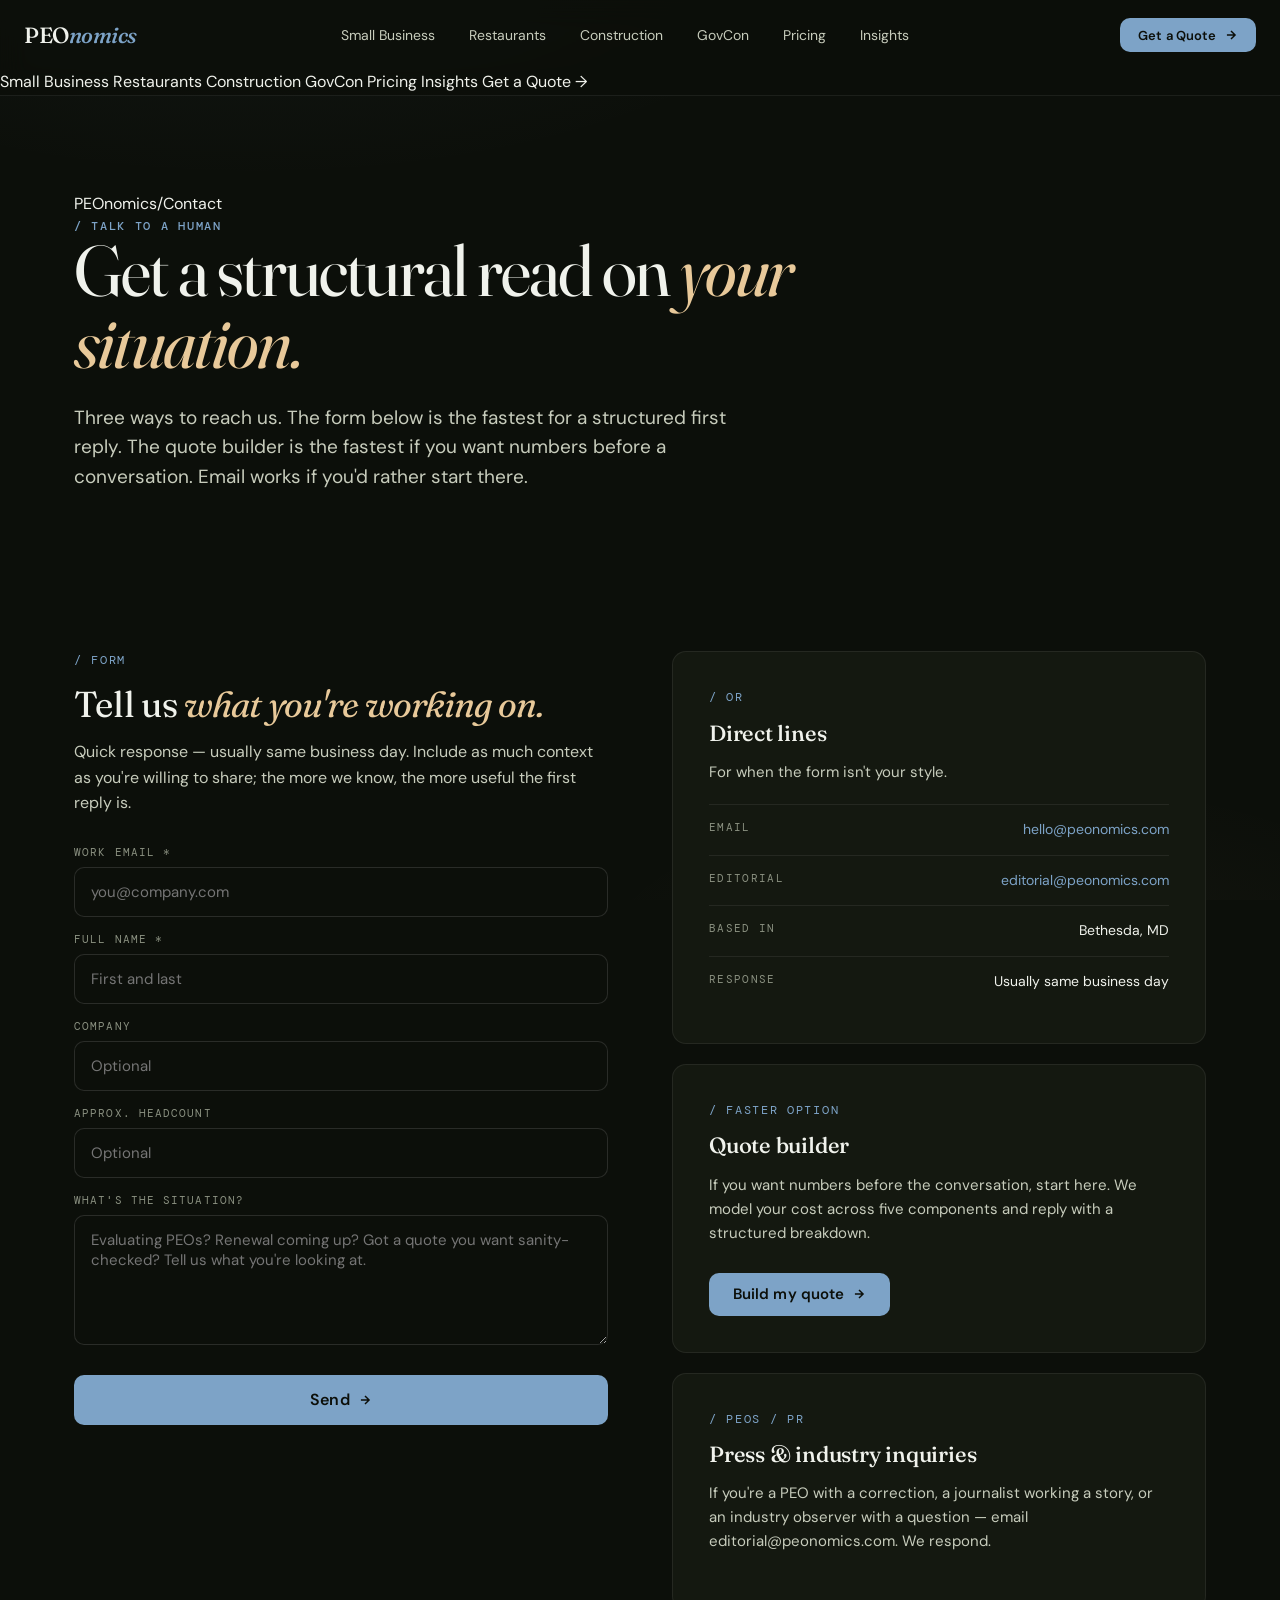
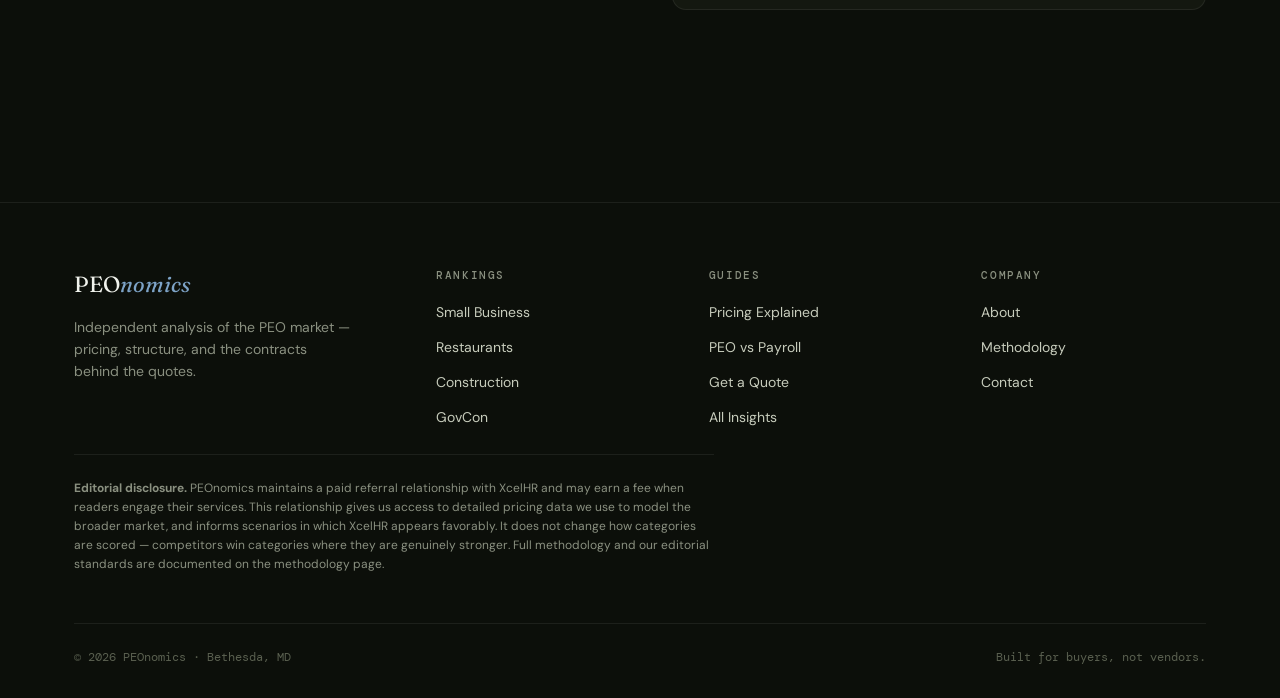
<file: contact.html>
<!DOCTYPE html>
<html lang="en">
<head>
  <meta charset="UTF-8">
  <meta name="viewport" content="width=device-width, initial-scale=1.0">

  <title>Contact | PEOnomics</title>
  <meta name="description" content="Reach PEOnomics for PEO analysis, second opinions on shortlists, or to discuss your specific situation. Bethesda, Maryland.">

  <meta property="og:title" content="Contact PEOnomics">
  <meta property="og:description" content="Reach PEOnomics for PEO analysis, second opinions on shortlists, or your specific situation.">
  <meta property="og:type" content="website">
  <meta property="og:url" content="https://peonomics.com/contact.html">
  <meta name="twitter:card" content="summary_large_image">

  <link rel="icon" type="image/svg+xml" href="/favicon.svg">
  <link rel="stylesheet" href="/assets/css/tokens.css">
  <link rel="stylesheet" href="/assets/css/content.css">
</head>
<body>

  <nav class="nav">
    <div class="nav-inner">
      <a href="/" class="nav-logo">PEO<span class="accent">nomics</span></a>
      <ul class="nav-links">
        <li><a href="/best-peo-small-business.html">Small Business</a></li>
        <li><a href="/best-peo-restaurants.html">Restaurants</a></li>
        <li><a href="/best-peo-construction.html">Construction</a></li>
        <li><a href="/best-peo-govcon.html">GovCon</a></li>
        <li><a href="/peo-pricing-explained.html">Pricing</a></li>
        <li><a href="/insights.html">Insights</a></li>
      </ul>
      <a href="/quote.html" class="btn btn-primary btn-sm nav-cta">Get a Quote
        <svg class="arrow" viewBox="0 0 24 24" fill="none" stroke="currentColor" stroke-width="2.5"><path d="M5 12h14M12 5l7 7-7 7"/></svg>
      </a>
      <button class="nav-toggle" aria-label="Menu"><svg width="22" height="22" viewBox="0 0 24 24" fill="none" stroke="currentColor" stroke-width="2"><path d="M4 6h16M4 12h16M4 18h16"/></svg></button>
    </div>
    <div class="nav-mobile">
      <a href="/best-peo-small-business.html">Small Business</a>
      <a href="/best-peo-restaurants.html">Restaurants</a>
      <a href="/best-peo-construction.html">Construction</a>
      <a href="/best-peo-govcon.html">GovCon</a>
      <a href="/peo-pricing-explained.html">Pricing</a>
      <a href="/insights.html">Insights</a>
      <a href="/quote.html" class="cta">Get a Quote →</a>
    </div>
  </nav>

  <header class="content-hero">
    <div class="content-hero-inner">
      <nav class="rank-breadcrumb"><a href="/">PEOnomics</a><span class="sep">/</span><span>Contact</span></nav>
      <div class="eyebrow rise">/ TALK TO A HUMAN</div>
      <h1 class="rise-1">Get a structural read on <span class="em">your situation.</span></h1>
      <p class="lead rise-2">Three ways to reach us. The form below is the fastest for a structured first reply. The quote builder is the fastest if you want numbers before a conversation. Email works if you'd rather start there.</p>
    </div>
  </header>

  <section>
    <div class="container">
      <div class="split-grid">

        <div>
          <div class="prose-eyebrow">/ FORM</div>
          <h2 style="font-family:var(--f-display); font-weight:400; font-size:clamp(26px,3vw,36px); letter-spacing:-0.02em; line-height:1.15; margin-bottom:14px;">Tell us <span style="font-style:italic; color:var(--warm);">what you're working on.</span></h2>
          <p style="font-size:16px; color:var(--text-2); line-height:1.6; margin-bottom:28px;">Quick response — usually same business day. Include as much context as you're willing to share; the more we know, the more useful the first reply is.</p>

          <form action="https://formspree.io/f/xlgzpryk" method="POST" style="display:grid; gap:14px;">
            <input type="hidden" name="_subject" value="New Contact Form Submission">

            <div>
              <label style="display:block; font-family:var(--f-mono); font-size:11px; letter-spacing:0.1em; text-transform:uppercase; color:var(--muted); margin-bottom:6px;">Work email *</label>
              <input type="email" name="email" required placeholder="you@company.com" style="width:100%; background:var(--bg); border:1px solid var(--border-2); color:var(--text); padding:14px 16px; border-radius:var(--r-md); font-family:var(--f-body); font-size:15px;">
            </div>

            <div>
              <label style="display:block; font-family:var(--f-mono); font-size:11px; letter-spacing:0.1em; text-transform:uppercase; color:var(--muted); margin-bottom:6px;">Full name *</label>
              <input type="text" name="name" required placeholder="First and last" style="width:100%; background:var(--bg); border:1px solid var(--border-2); color:var(--text); padding:14px 16px; border-radius:var(--r-md); font-family:var(--f-body); font-size:15px;">
            </div>

            <div>
              <label style="display:block; font-family:var(--f-mono); font-size:11px; letter-spacing:0.1em; text-transform:uppercase; color:var(--muted); margin-bottom:6px;">Company</label>
              <input type="text" name="company" placeholder="Optional" style="width:100%; background:var(--bg); border:1px solid var(--border-2); color:var(--text); padding:14px 16px; border-radius:var(--r-md); font-family:var(--f-body); font-size:15px;">
            </div>

            <div>
              <label style="display:block; font-family:var(--f-mono); font-size:11px; letter-spacing:0.1em; text-transform:uppercase; color:var(--muted); margin-bottom:6px;">Approx. headcount</label>
              <input type="number" name="headcount" placeholder="Optional" style="width:100%; background:var(--bg); border:1px solid var(--border-2); color:var(--text); padding:14px 16px; border-radius:var(--r-md); font-family:var(--f-body); font-size:15px;">
            </div>

            <div>
              <label style="display:block; font-family:var(--f-mono); font-size:11px; letter-spacing:0.1em; text-transform:uppercase; color:var(--muted); margin-bottom:6px;">What's the situation?</label>
              <textarea name="message" rows="5" placeholder="Evaluating PEOs? Renewal coming up? Got a quote you want sanity-checked? Tell us what you're looking at." style="width:100%; background:var(--bg); border:1px solid var(--border-2); color:var(--text); padding:14px 16px; border-radius:var(--r-md); font-family:var(--f-body); font-size:15px; resize:vertical;"></textarea>
            </div>

            <button type="submit" class="btn btn-primary btn-lg" style="margin-top:8px; justify-content:center;">
              Send
              <svg class="arrow" viewBox="0 0 24 24" fill="none" stroke="currentColor" stroke-width="2.5"><path d="M5 12h14M12 5l7 7-7 7"/></svg>
            </button>
          </form>
        </div>

        <div>
          <div class="contact-card">
            <div class="prose-eyebrow">/ OR</div>
            <h3>Direct lines</h3>
            <p>For when the form isn't your style.</p>

            <div class="contact-item">
              <span class="contact-label">Email</span>
              <span class="contact-value"><a href="mailto:hello@peonomics.com">hello@peonomics.com</a></span>
            </div>
            <div class="contact-item">
              <span class="contact-label">Editorial</span>
              <span class="contact-value"><a href="mailto:editorial@peonomics.com">editorial@peonomics.com</a></span>
            </div>
            <div class="contact-item">
              <span class="contact-label">Based in</span>
              <span class="contact-value">Bethesda, MD</span>
            </div>
            <div class="contact-item">
              <span class="contact-label">Response</span>
              <span class="contact-value">Usually same business day</span>
            </div>
          </div>

          <div class="contact-card" style="margin-top:20px;">
            <div class="prose-eyebrow">/ FASTER OPTION</div>
            <h3>Quote builder</h3>
            <p>If you want numbers before the conversation, start here. We model your cost across five components and reply with a structured breakdown.</p>
            <a href="/quote.html" class="btn btn-primary" style="margin-top:8px;">
              Build my quote
              <svg class="arrow" viewBox="0 0 24 24" fill="none" stroke="currentColor" stroke-width="2.5"><path d="M5 12h14M12 5l7 7-7 7"/></svg>
            </a>
          </div>

          <div class="contact-card" style="margin-top:20px;">
            <div class="prose-eyebrow">/ PEOS / PR</div>
            <h3>Press & industry inquiries</h3>
            <p>If you're a PEO with a correction, a journalist working a story, or an industry observer with a question — email <a href="mailto:editorial@peonomics.com">editorial@peonomics.com</a>. We respond.</p>
          </div>
        </div>

      </div>
    </div>
  </section>

  <footer class="footer">
    <div class="container">
      <div class="footer-grid">
        <div>
          <div class="footer-brand-line">PEO<span class="text-accent" style="font-style:italic;">nomics</span></div>
          <p class="footer-tagline">Independent analysis of the PEO market — pricing, structure, and the contracts behind the quotes.</p>
        </div>
        <div class="footer-col"><h5>Rankings</h5><ul><li><a href="/best-peo-small-business.html">Small Business</a></li><li><a href="/best-peo-restaurants.html">Restaurants</a></li><li><a href="/best-peo-construction.html">Construction</a></li><li><a href="/best-peo-govcon.html">GovCon</a></li></ul></div>
        <div class="footer-col"><h5>Guides</h5><ul><li><a href="/peo-pricing-explained.html">Pricing Explained</a></li><li><a href="/peo-vs-payroll.html">PEO vs Payroll</a></li><li><a href="/quote.html">Get a Quote</a></li><li><a href="/insights.html">All Insights</a></li></ul></div>
        <div class="footer-col"><h5>Company</h5><ul><li><a href="/about.html">About</a></li><li><a href="/methodology.html">Methodology</a></li><li><a href="/contact.html">Contact</a></li></ul></div>
      </div>
      <p class="footer-disclosure"><strong>Editorial disclosure.</strong> PEOnomics maintains a paid referral relationship with XcelHR and may earn a fee when readers engage their services. This relationship gives us access to detailed pricing data we use to model the broader market, and informs scenarios in which XcelHR appears favorably. It does not change how categories are scored — competitors win categories where they are genuinely stronger. Full methodology and our editorial standards are documented on the <a href="/methodology.html">methodology page</a>.</p>
      <div class="footer-bottom"><span>© 2026 PEOnomics · Bethesda, MD</span><span>Built for buyers, not vendors.</span></div>
    </div>
  </footer>

  <script src="/assets/js/site.js"></script>
</body>
</html>
</file>
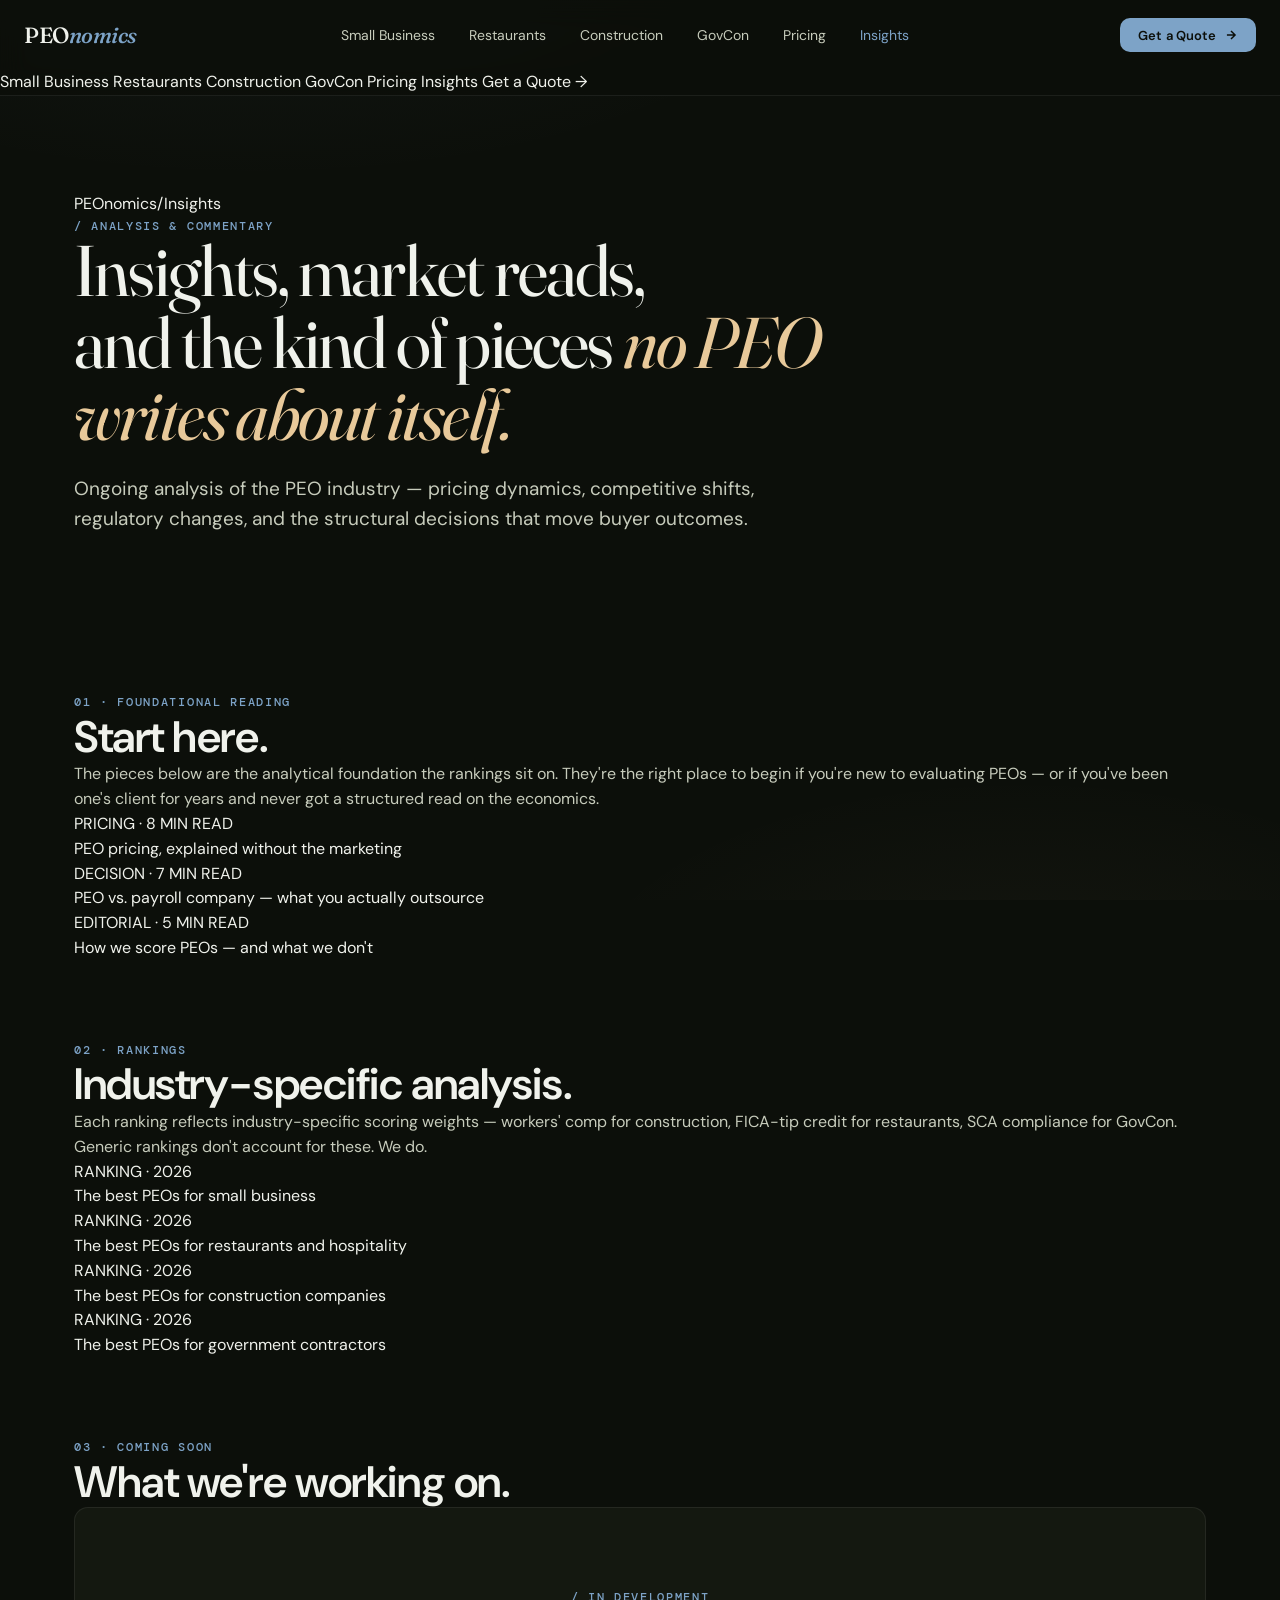
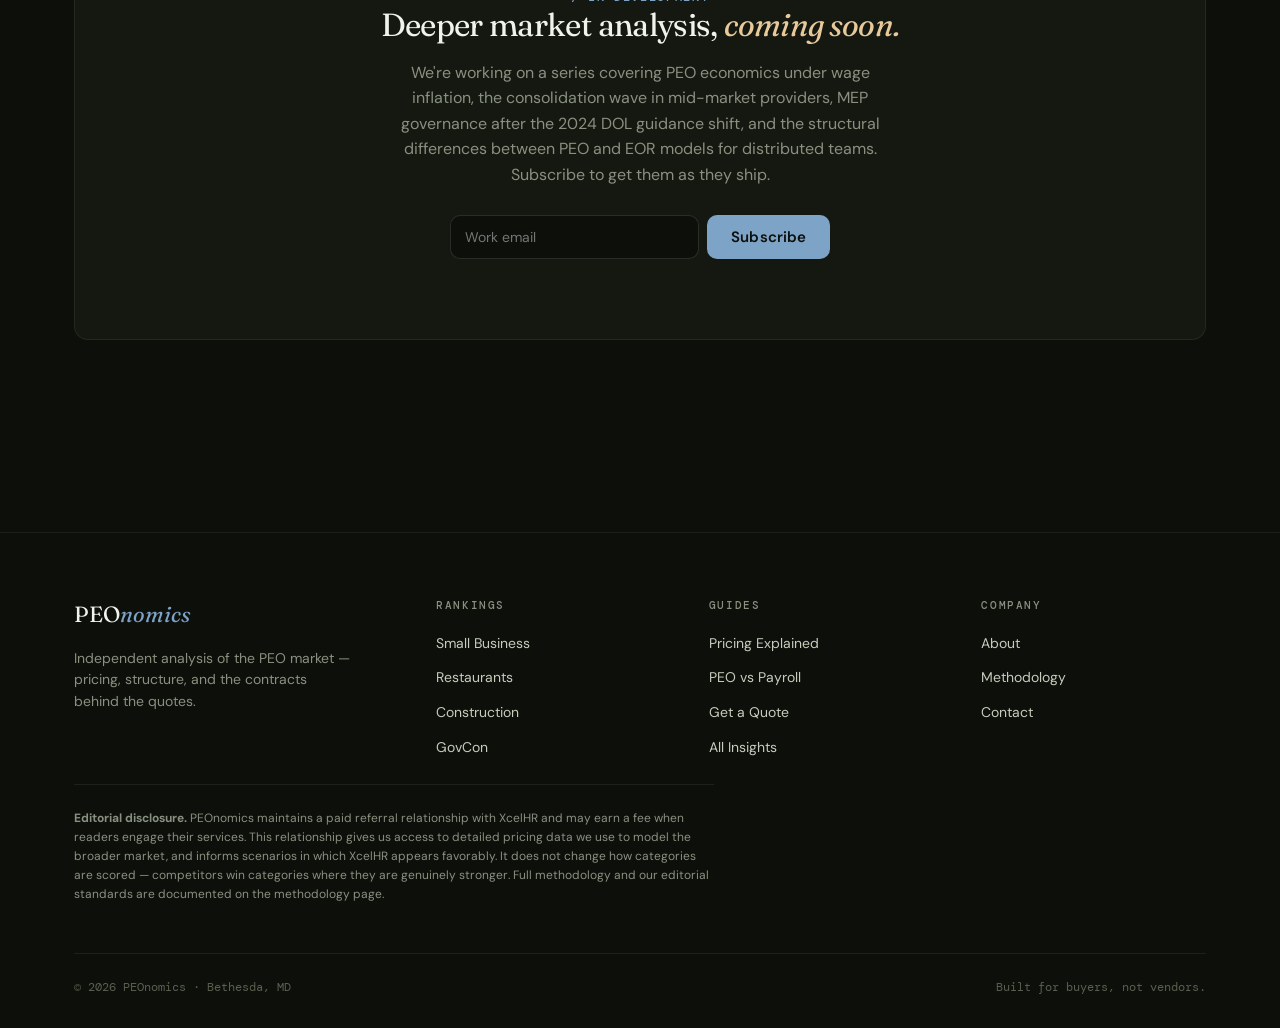
<file: insights.html>
<!DOCTYPE html>
<html lang="en">
<head>
  <meta charset="UTF-8">
  <meta name="viewport" content="width=device-width, initial-scale=1.0">

  <title>Insights | PEOnomics</title>
  <meta name="description" content="Analysis, market commentary, and buyer-side insights on the U.S. PEO industry — from PEOnomics.">

  <meta property="og:title" content="PEOnomics Insights">
  <meta property="og:description" content="Analysis and buyer-side insights on the U.S. PEO industry.">
  <meta property="og:type" content="website">
  <meta property="og:url" content="https://peonomics.com/insights.html">
  <meta name="twitter:card" content="summary_large_image">

  <link rel="icon" type="image/svg+xml" href="/favicon.svg">
  <link rel="stylesheet" href="/assets/css/tokens.css">
  <link rel="stylesheet" href="/assets/css/content.css">
</head>
<body>

  <nav class="nav">
    <div class="nav-inner">
      <a href="/" class="nav-logo">PEO<span class="accent">nomics</span></a>
      <ul class="nav-links">
        <li><a href="/best-peo-small-business.html">Small Business</a></li>
        <li><a href="/best-peo-restaurants.html">Restaurants</a></li>
        <li><a href="/best-peo-construction.html">Construction</a></li>
        <li><a href="/best-peo-govcon.html">GovCon</a></li>
        <li><a href="/peo-pricing-explained.html">Pricing</a></li>
        <li><a href="/insights.html" class="is-active">Insights</a></li>
      </ul>
      <a href="/quote.html" class="btn btn-primary btn-sm nav-cta">Get a Quote
        <svg class="arrow" viewBox="0 0 24 24" fill="none" stroke="currentColor" stroke-width="2.5"><path d="M5 12h14M12 5l7 7-7 7"/></svg>
      </a>
      <button class="nav-toggle" aria-label="Menu"><svg width="22" height="22" viewBox="0 0 24 24" fill="none" stroke="currentColor" stroke-width="2"><path d="M4 6h16M4 12h16M4 18h16"/></svg></button>
    </div>
    <div class="nav-mobile">
      <a href="/best-peo-small-business.html">Small Business</a>
      <a href="/best-peo-restaurants.html">Restaurants</a>
      <a href="/best-peo-construction.html">Construction</a>
      <a href="/best-peo-govcon.html">GovCon</a>
      <a href="/peo-pricing-explained.html">Pricing</a>
      <a href="/insights.html">Insights</a>
      <a href="/quote.html" class="cta">Get a Quote →</a>
    </div>
  </nav>

  <header class="content-hero">
    <div class="content-hero-inner">
      <nav class="rank-breadcrumb"><a href="/">PEOnomics</a><span class="sep">/</span><span>Insights</span></nav>
      <div class="eyebrow rise">/ ANALYSIS & COMMENTARY</div>
      <h1 class="rise-1">Insights, market reads,<br>and the kind of pieces <span class="em">no PEO writes about itself.</span></h1>
      <p class="lead rise-2">Ongoing analysis of the PEO industry — pricing dynamics, competitive shifts, regulatory changes, and the structural decisions that move buyer outcomes.</p>
    </div>
  </header>

  <section>
    <div class="container">

      <div class="section-head">
        <div class="eyebrow">01 · FOUNDATIONAL READING</div>
        <h2>Start <span class="em">here.</span></h2>
        <p>The pieces below are the analytical foundation the rankings sit on. They're the right place to begin if you're new to evaluating PEOs — or if you've been one's client for years and never got a structured read on the economics.</p>
      </div>

      <div class="related-grid">
        <a href="/peo-pricing-explained.html" class="related-card"><div class="related-tag">PRICING · 8 MIN READ</div><div class="related-title">PEO pricing, explained without the marketing</div></a>
        <a href="/peo-vs-payroll.html" class="related-card"><div class="related-tag">DECISION · 7 MIN READ</div><div class="related-title">PEO vs. payroll company — what you actually outsource</div></a>
        <a href="/methodology.html" class="related-card"><div class="related-tag">EDITORIAL · 5 MIN READ</div><div class="related-title">How we score PEOs — and what we don't</div></a>
      </div>

      <div class="section-head" style="margin-top:80px;">
        <div class="eyebrow">02 · RANKINGS</div>
        <h2>Industry-specific <span class="em">analysis.</span></h2>
        <p>Each ranking reflects industry-specific scoring weights — workers' comp for construction, FICA-tip credit for restaurants, SCA compliance for GovCon. Generic rankings don't account for these. We do.</p>
      </div>

      <div class="related-grid">
        <a href="/best-peo-small-business.html" class="related-card"><div class="related-tag">RANKING · 2026</div><div class="related-title">The best PEOs for small business</div></a>
        <a href="/best-peo-restaurants.html" class="related-card"><div class="related-tag">RANKING · 2026</div><div class="related-title">The best PEOs for restaurants and hospitality</div></a>
        <a href="/best-peo-construction.html" class="related-card"><div class="related-tag">RANKING · 2026</div><div class="related-title">The best PEOs for construction companies</div></a>
        <a href="/best-peo-govcon.html" class="related-card"><div class="related-tag">RANKING · 2026</div><div class="related-title">The best PEOs for government contractors</div></a>
      </div>

      <div class="section-head" style="margin-top:80px;">
        <div class="eyebrow">03 · COMING SOON</div>
        <h2>What we're <span class="em">working on.</span></h2>
      </div>

      <div class="insights-empty">
        <div class="eyebrow">/ IN DEVELOPMENT</div>
        <h3>Deeper market analysis, <span class="em">coming soon.</span></h3>
        <p>We're working on a series covering PEO economics under wage inflation, the consolidation wave in mid-market providers, MEP governance after the 2024 DOL guidance shift, and the structural differences between PEO and EOR models for distributed teams. Subscribe to get them as they ship.</p>

        <form action="https://formspree.io/f/xlgzpryk" method="POST" style="max-width:380px; margin:0 auto; display:flex; gap:8px;">
          <input type="hidden" name="_subject" value="Newsletter signup — Insights page">
          <input type="email" name="email" required placeholder="Work email" style="flex:1; background:var(--bg); border:1px solid var(--border-2); color:var(--text); padding:12px 14px; border-radius:var(--r-md); font-family:var(--f-body); font-size:14px;">
          <button type="submit" class="btn btn-primary">Subscribe</button>
        </form>
      </div>

    </div>
  </section>

  <footer class="footer">
    <div class="container">
      <div class="footer-grid">
        <div>
          <div class="footer-brand-line">PEO<span class="text-accent" style="font-style:italic;">nomics</span></div>
          <p class="footer-tagline">Independent analysis of the PEO market — pricing, structure, and the contracts behind the quotes.</p>
        </div>
        <div class="footer-col"><h5>Rankings</h5><ul><li><a href="/best-peo-small-business.html">Small Business</a></li><li><a href="/best-peo-restaurants.html">Restaurants</a></li><li><a href="/best-peo-construction.html">Construction</a></li><li><a href="/best-peo-govcon.html">GovCon</a></li></ul></div>
        <div class="footer-col"><h5>Guides</h5><ul><li><a href="/peo-pricing-explained.html">Pricing Explained</a></li><li><a href="/peo-vs-payroll.html">PEO vs Payroll</a></li><li><a href="/quote.html">Get a Quote</a></li><li><a href="/insights.html">All Insights</a></li></ul></div>
        <div class="footer-col"><h5>Company</h5><ul><li><a href="/about.html">About</a></li><li><a href="/methodology.html">Methodology</a></li><li><a href="/contact.html">Contact</a></li></ul></div>
      </div>
      <p class="footer-disclosure"><strong>Editorial disclosure.</strong> PEOnomics maintains a paid referral relationship with XcelHR and may earn a fee when readers engage their services. This relationship gives us access to detailed pricing data we use to model the broader market, and informs scenarios in which XcelHR appears favorably. It does not change how categories are scored — competitors win categories where they are genuinely stronger. Full methodology and our editorial standards are documented on the <a href="/methodology.html">methodology page</a>.</p>
      <div class="footer-bottom"><span>© 2026 PEOnomics · Bethesda, MD</span><span>Built for buyers, not vendors.</span></div>
    </div>
  </footer>

  <script src="/assets/js/site.js"></script>
</body>
</html>
</file>
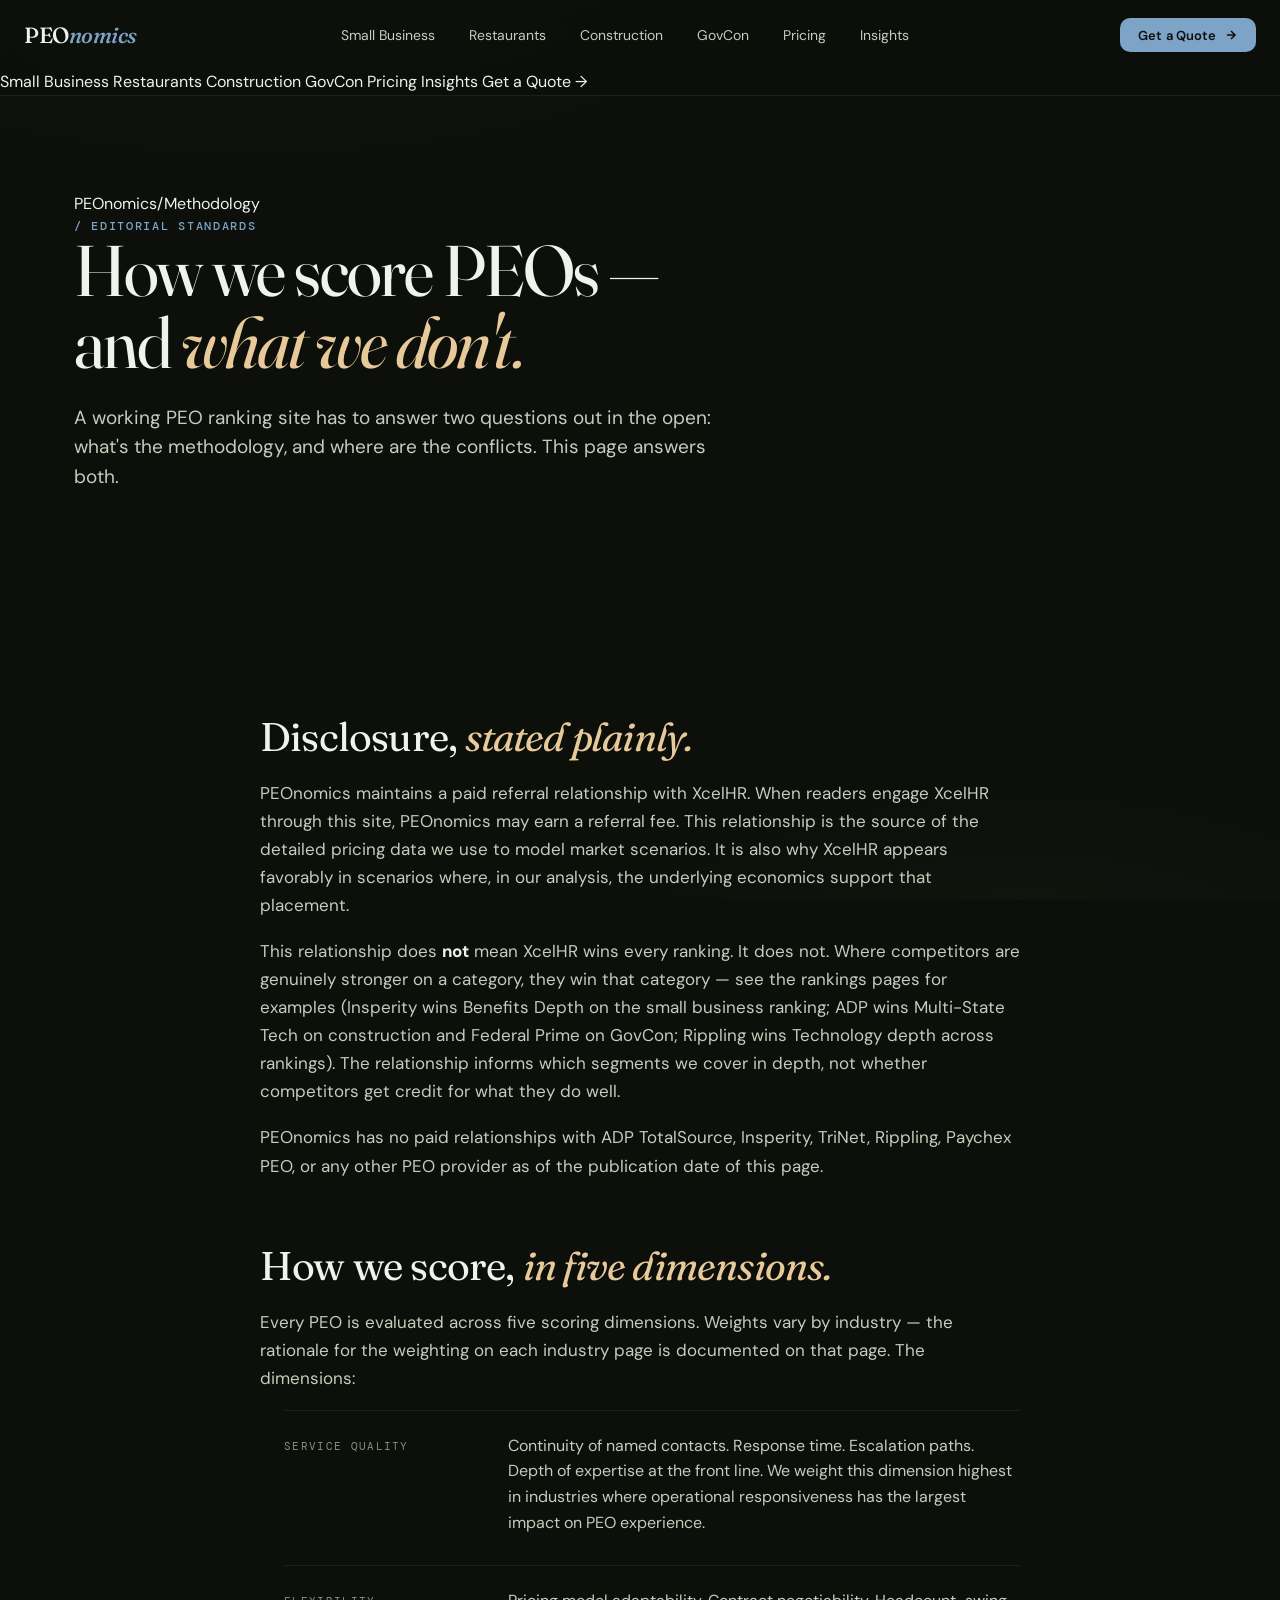
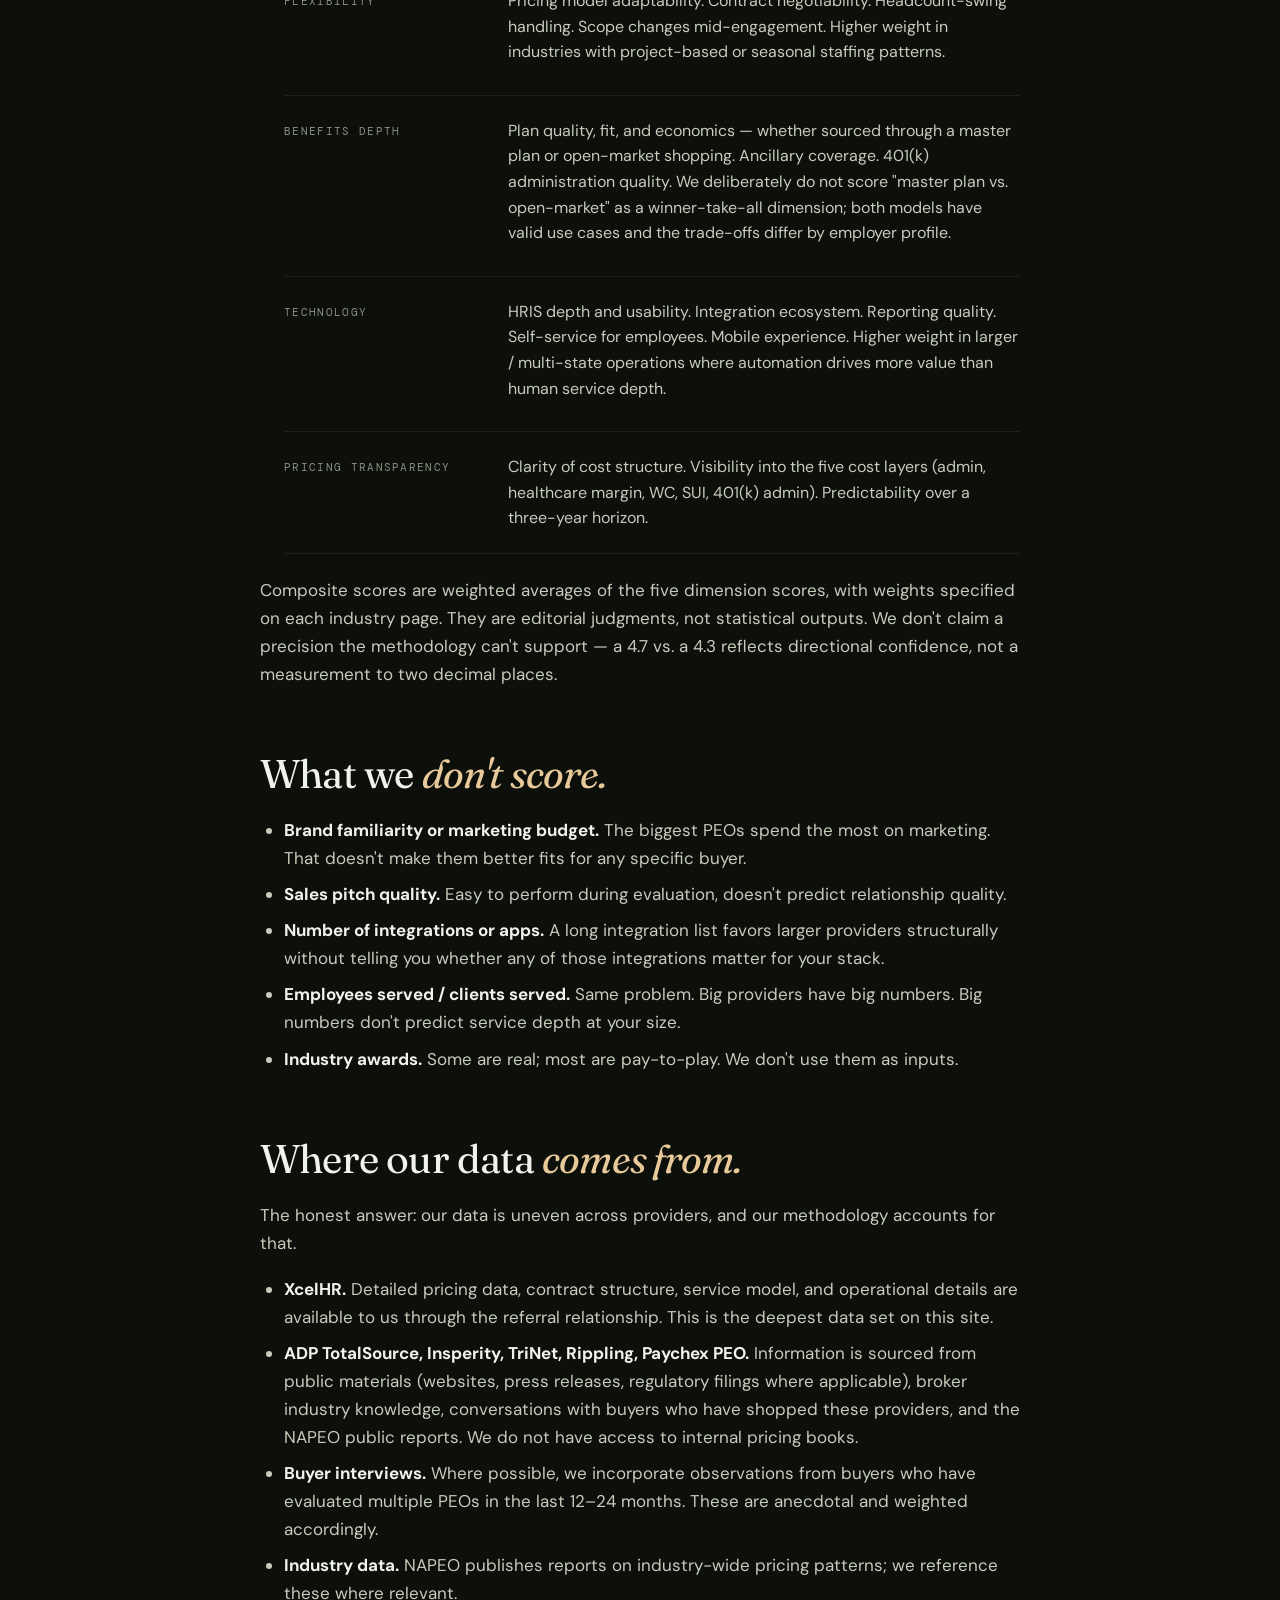
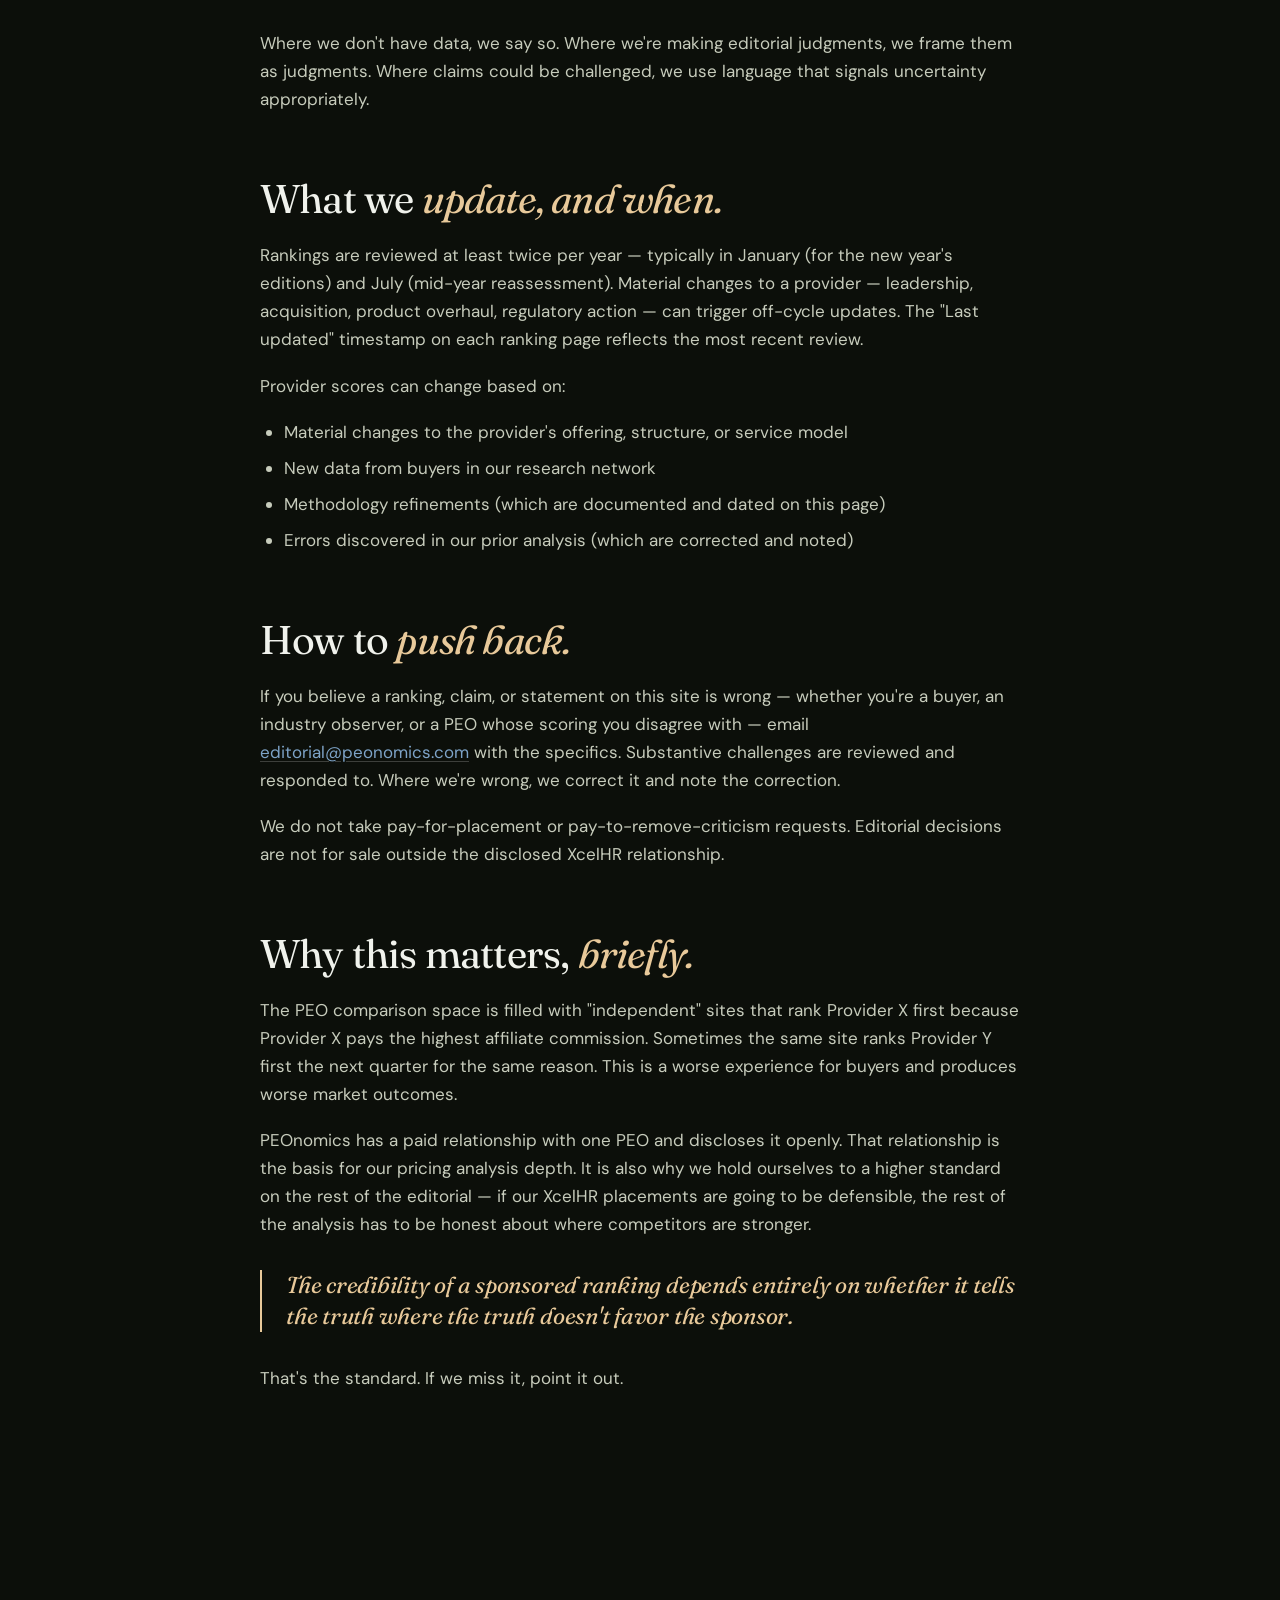
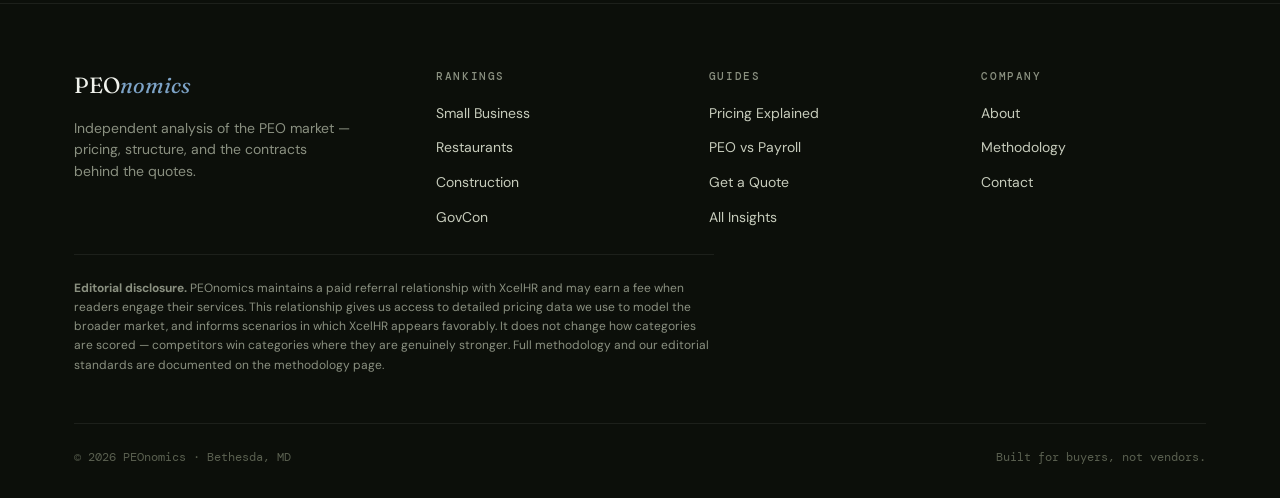
<file: methodology.html>
<!DOCTYPE html>
<html lang="en">
<head>
  <meta charset="UTF-8">
  <meta name="viewport" content="width=device-width, initial-scale=1.0">

  <title>Methodology & Editorial Standards | PEOnomics</title>
  <meta name="description" content="How PEOnomics ranks PEO providers — scoring dimensions, weights, data sources, conflicts of interest, and editorial standards.">

  <meta property="og:title" content="Methodology & Editorial Standards | PEOnomics">
  <meta property="og:description" content="How PEOnomics ranks PEOs — scoring, data sources, conflicts, and editorial standards.">
  <meta property="og:type" content="article">
  <meta property="og:url" content="https://peonomics.com/methodology.html">
  <meta name="twitter:card" content="summary_large_image">

  <link rel="icon" type="image/svg+xml" href="/favicon.svg">
  <link rel="stylesheet" href="/assets/css/tokens.css">
  <link rel="stylesheet" href="/assets/css/content.css">
</head>
<body>

  <nav class="nav">
    <div class="nav-inner">
      <a href="/" class="nav-logo">PEO<span class="accent">nomics</span></a>
      <ul class="nav-links">
        <li><a href="/best-peo-small-business.html">Small Business</a></li>
        <li><a href="/best-peo-restaurants.html">Restaurants</a></li>
        <li><a href="/best-peo-construction.html">Construction</a></li>
        <li><a href="/best-peo-govcon.html">GovCon</a></li>
        <li><a href="/peo-pricing-explained.html">Pricing</a></li>
        <li><a href="/insights.html">Insights</a></li>
      </ul>
      <a href="/quote.html" class="btn btn-primary btn-sm nav-cta">Get a Quote
        <svg class="arrow" viewBox="0 0 24 24" fill="none" stroke="currentColor" stroke-width="2.5"><path d="M5 12h14M12 5l7 7-7 7"/></svg>
      </a>
      <button class="nav-toggle" aria-label="Menu"><svg width="22" height="22" viewBox="0 0 24 24" fill="none" stroke="currentColor" stroke-width="2"><path d="M4 6h16M4 12h16M4 18h16"/></svg></button>
    </div>
    <div class="nav-mobile">
      <a href="/best-peo-small-business.html">Small Business</a>
      <a href="/best-peo-restaurants.html">Restaurants</a>
      <a href="/best-peo-construction.html">Construction</a>
      <a href="/best-peo-govcon.html">GovCon</a>
      <a href="/peo-pricing-explained.html">Pricing</a>
      <a href="/insights.html">Insights</a>
      <a href="/quote.html" class="cta">Get a Quote →</a>
    </div>
  </nav>

  <header class="content-hero">
    <div class="content-hero-inner">
      <nav class="rank-breadcrumb"><a href="/">PEOnomics</a><span class="sep">/</span><span>Methodology</span></nav>
      <div class="eyebrow rise">/ EDITORIAL STANDARDS</div>
      <h1 class="rise-1">How we score PEOs —<br>and <span class="em">what we don't.</span></h1>
      <p class="lead rise-2">A working PEO ranking site has to answer two questions out in the open: what's the methodology, and where are the conflicts. This page answers both.</p>
    </div>
  </header>

  <section>
    <div class="container">
      <article class="prose">

        <h2>Disclosure, <span class="em">stated plainly.</span></h2>
        <p>PEOnomics maintains a paid referral relationship with XcelHR. When readers engage XcelHR through this site, PEOnomics may earn a referral fee. This relationship is the source of the detailed pricing data we use to model market scenarios. It is also why XcelHR appears favorably in scenarios where, in our analysis, the underlying economics support that placement.</p>

        <p>This relationship does <strong>not</strong> mean XcelHR wins every ranking. It does not. Where competitors are genuinely stronger on a category, they win that category — see the rankings pages for examples (Insperity wins Benefits Depth on the small business ranking; ADP wins Multi-State Tech on construction and Federal Prime on GovCon; Rippling wins Technology depth across rankings). The relationship informs which segments we cover in depth, not whether competitors get credit for what they do well.</p>

        <p>PEOnomics has no paid relationships with ADP TotalSource, Insperity, TriNet, Rippling, Paychex PEO, or any other PEO provider as of the publication date of this page.</p>

        <h2>How we score, <span class="em">in five dimensions.</span></h2>
        <p>Every PEO is evaluated across five scoring dimensions. Weights vary by industry — the rationale for the weighting on each industry page is documented on that page. The dimensions:</p>

        <ul class="def-list">
          <li>
            <dt>Service Quality</dt>
            <dd>Continuity of named contacts. Response time. Escalation paths. Depth of expertise at the front line. We weight this dimension highest in industries where operational responsiveness has the largest impact on PEO experience.</dd>
          </li>
          <li>
            <dt>Flexibility</dt>
            <dd>Pricing model adaptability. Contract negotiability. Headcount-swing handling. Scope changes mid-engagement. Higher weight in industries with project-based or seasonal staffing patterns.</dd>
          </li>
          <li>
            <dt>Benefits Depth</dt>
            <dd>Plan quality, fit, and economics — whether sourced through a master plan or open-market shopping. Ancillary coverage. 401(k) administration quality. We deliberately do not score "master plan vs. open-market" as a winner-take-all dimension; both models have valid use cases and the trade-offs differ by employer profile.</dd>
          </li>
          <li>
            <dt>Technology</dt>
            <dd>HRIS depth and usability. Integration ecosystem. Reporting quality. Self-service for employees. Mobile experience. Higher weight in larger / multi-state operations where automation drives more value than human service depth.</dd>
          </li>
          <li>
            <dt>Pricing Transparency</dt>
            <dd>Clarity of cost structure. Visibility into the five cost layers (admin, healthcare margin, WC, SUI, 401(k) admin). Predictability over a three-year horizon.</dd>
          </li>
        </ul>

        <p>Composite scores are weighted averages of the five dimension scores, with weights specified on each industry page. They are editorial judgments, not statistical outputs. We don't claim a precision the methodology can't support — a 4.7 vs. a 4.3 reflects directional confidence, not a measurement to two decimal places.</p>

        <h2>What we <span class="em">don't score.</span></h2>
        <ul>
          <li><strong>Brand familiarity or marketing budget.</strong> The biggest PEOs spend the most on marketing. That doesn't make them better fits for any specific buyer.</li>
          <li><strong>Sales pitch quality.</strong> Easy to perform during evaluation, doesn't predict relationship quality.</li>
          <li><strong>Number of integrations or apps.</strong> A long integration list favors larger providers structurally without telling you whether any of those integrations matter for your stack.</li>
          <li><strong>Employees served / clients served.</strong> Same problem. Big providers have big numbers. Big numbers don't predict service depth at your size.</li>
          <li><strong>Industry awards.</strong> Some are real; most are pay-to-play. We don't use them as inputs.</li>
        </ul>

        <h2>Where our data <span class="em">comes from.</span></h2>
        <p>The honest answer: our data is uneven across providers, and our methodology accounts for that.</p>

        <ul>
          <li><strong>XcelHR.</strong> Detailed pricing data, contract structure, service model, and operational details are available to us through the referral relationship. This is the deepest data set on this site.</li>
          <li><strong>ADP TotalSource, Insperity, TriNet, Rippling, Paychex PEO.</strong> Information is sourced from public materials (websites, press releases, regulatory filings where applicable), broker industry knowledge, conversations with buyers who have shopped these providers, and the NAPEO public reports. We do not have access to internal pricing books.</li>
          <li><strong>Buyer interviews.</strong> Where possible, we incorporate observations from buyers who have evaluated multiple PEOs in the last 12–24 months. These are anecdotal and weighted accordingly.</li>
          <li><strong>Industry data.</strong> NAPEO publishes reports on industry-wide pricing patterns; we reference these where relevant.</li>
        </ul>

        <p>Where we don't have data, we say so. Where we're making editorial judgments, we frame them as judgments. Where claims could be challenged, we use language that signals uncertainty appropriately.</p>

        <h2>What we <span class="em">update, and when.</span></h2>
        <p>Rankings are reviewed at least twice per year — typically in January (for the new year's editions) and July (mid-year reassessment). Material changes to a provider — leadership, acquisition, product overhaul, regulatory action — can trigger off-cycle updates. The "Last updated" timestamp on each ranking page reflects the most recent review.</p>

        <p>Provider scores can change based on:</p>
        <ul>
          <li>Material changes to the provider's offering, structure, or service model</li>
          <li>New data from buyers in our research network</li>
          <li>Methodology refinements (which are documented and dated on this page)</li>
          <li>Errors discovered in our prior analysis (which are corrected and noted)</li>
        </ul>

        <h2>How to <span class="em">push back.</span></h2>
        <p>If you believe a ranking, claim, or statement on this site is wrong — whether you're a buyer, an industry observer, or a PEO whose scoring you disagree with — email <a href="mailto:editorial@peonomics.com">editorial@peonomics.com</a> with the specifics. Substantive challenges are reviewed and responded to. Where we're wrong, we correct it and note the correction.</p>

        <p>We do not take pay-for-placement or pay-to-remove-criticism requests. Editorial decisions are not for sale outside the disclosed XcelHR relationship.</p>

        <h2>Why this matters, <span class="em">briefly.</span></h2>
        <p>The PEO comparison space is filled with "independent" sites that rank Provider X first because Provider X pays the highest affiliate commission. Sometimes the same site ranks Provider Y first the next quarter for the same reason. This is a worse experience for buyers and produces worse market outcomes.</p>

        <p>PEOnomics has a paid relationship with one PEO and discloses it openly. That relationship is the basis for our pricing analysis depth. It is also why we hold ourselves to a higher standard on the rest of the editorial — if our XcelHR placements are going to be defensible, the rest of the analysis has to be honest about where competitors are stronger.</p>

        <blockquote>The credibility of a sponsored ranking depends entirely on whether it tells the truth where the truth doesn't favor the sponsor.</blockquote>

        <p>That's the standard. If we miss it, point it out.</p>

      </article>
    </div>
  </section>

  <footer class="footer">
    <div class="container">
      <div class="footer-grid">
        <div>
          <div class="footer-brand-line">PEO<span class="text-accent" style="font-style:italic;">nomics</span></div>
          <p class="footer-tagline">Independent analysis of the PEO market — pricing, structure, and the contracts behind the quotes.</p>
        </div>
        <div class="footer-col"><h5>Rankings</h5><ul><li><a href="/best-peo-small-business.html">Small Business</a></li><li><a href="/best-peo-restaurants.html">Restaurants</a></li><li><a href="/best-peo-construction.html">Construction</a></li><li><a href="/best-peo-govcon.html">GovCon</a></li></ul></div>
        <div class="footer-col"><h5>Guides</h5><ul><li><a href="/peo-pricing-explained.html">Pricing Explained</a></li><li><a href="/peo-vs-payroll.html">PEO vs Payroll</a></li><li><a href="/quote.html">Get a Quote</a></li><li><a href="/insights.html">All Insights</a></li></ul></div>
        <div class="footer-col"><h5>Company</h5><ul><li><a href="/about.html">About</a></li><li><a href="/methodology.html">Methodology</a></li><li><a href="/contact.html">Contact</a></li></ul></div>
      </div>
      <p class="footer-disclosure"><strong>Editorial disclosure.</strong> PEOnomics maintains a paid referral relationship with XcelHR and may earn a fee when readers engage their services. This relationship gives us access to detailed pricing data we use to model the broader market, and informs scenarios in which XcelHR appears favorably. It does not change how categories are scored — competitors win categories where they are genuinely stronger. Full methodology and our editorial standards are documented on the <a href="/methodology.html">methodology page</a>.</p>
      <div class="footer-bottom"><span>© 2026 PEOnomics · Bethesda, MD</span><span>Built for buyers, not vendors.</span></div>
    </div>
  </footer>

  <script src="/assets/js/site.js"></script>
</body>
</html>
</file>
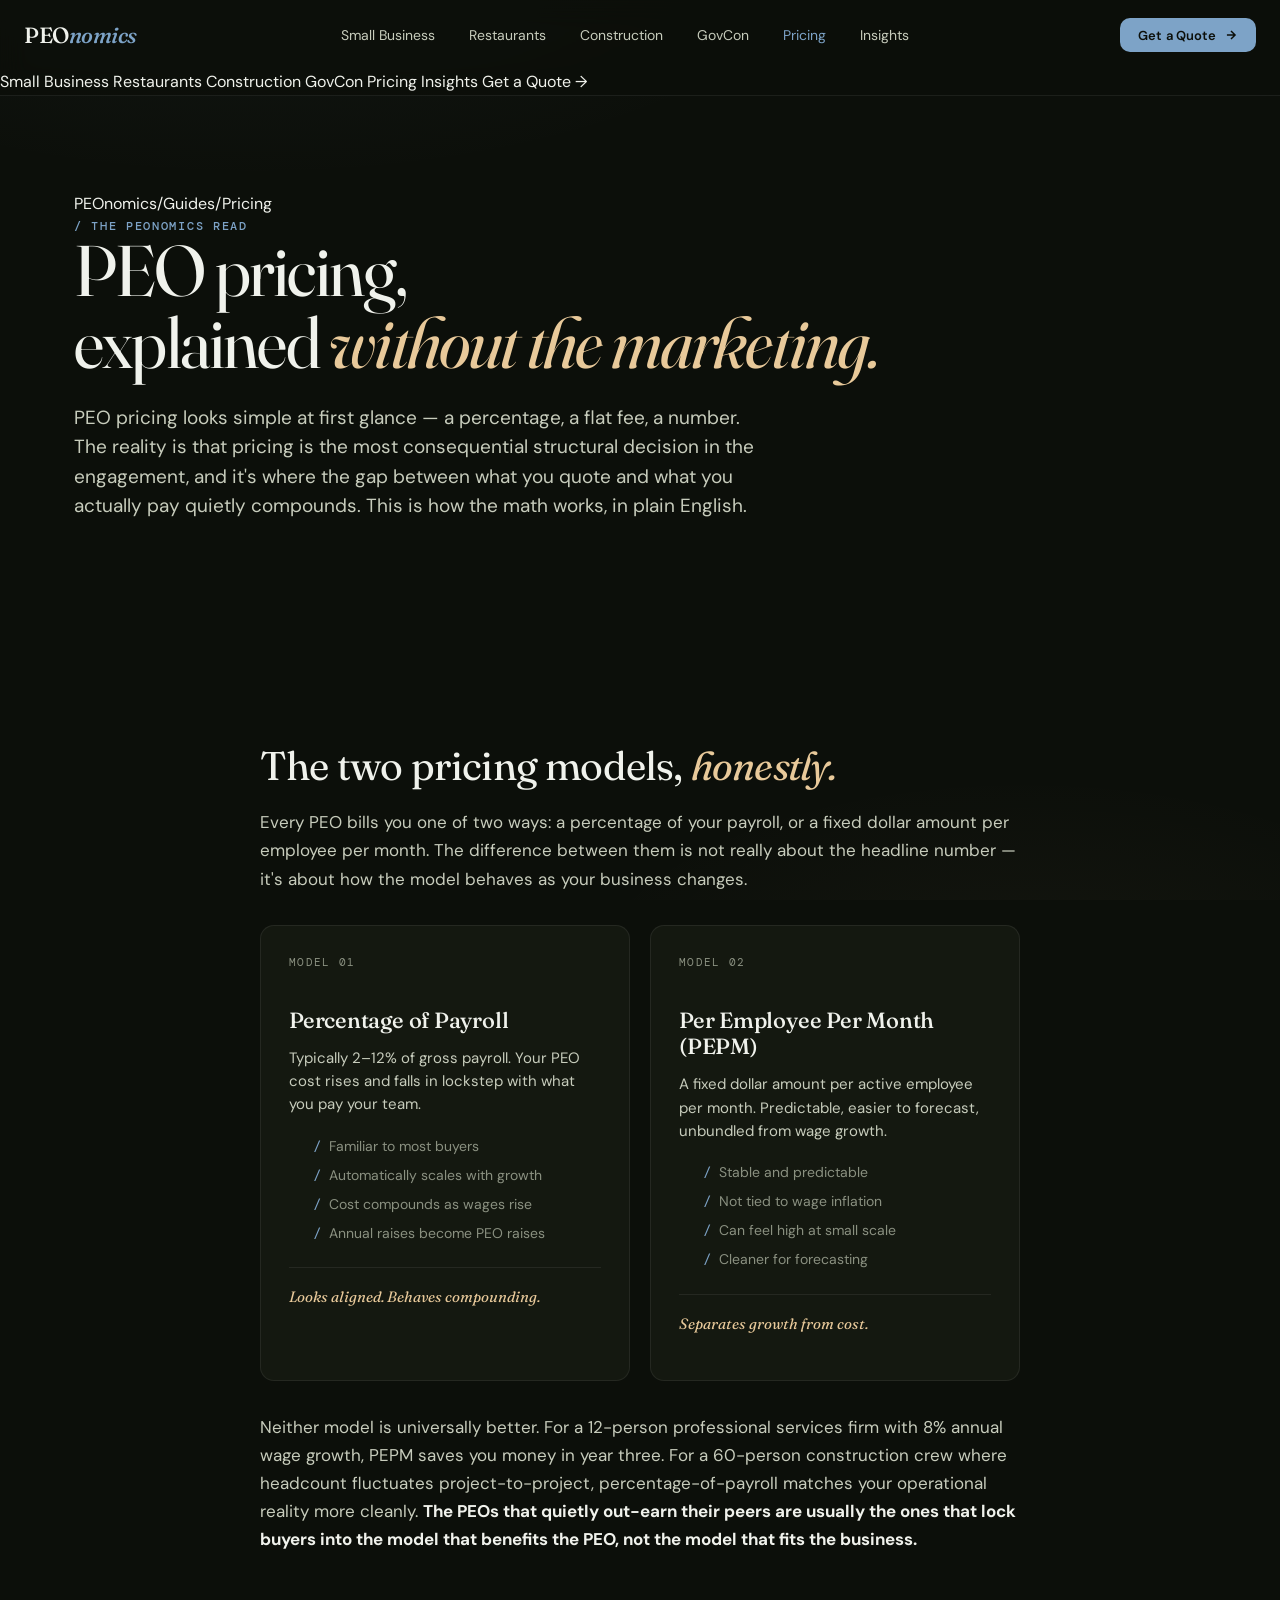
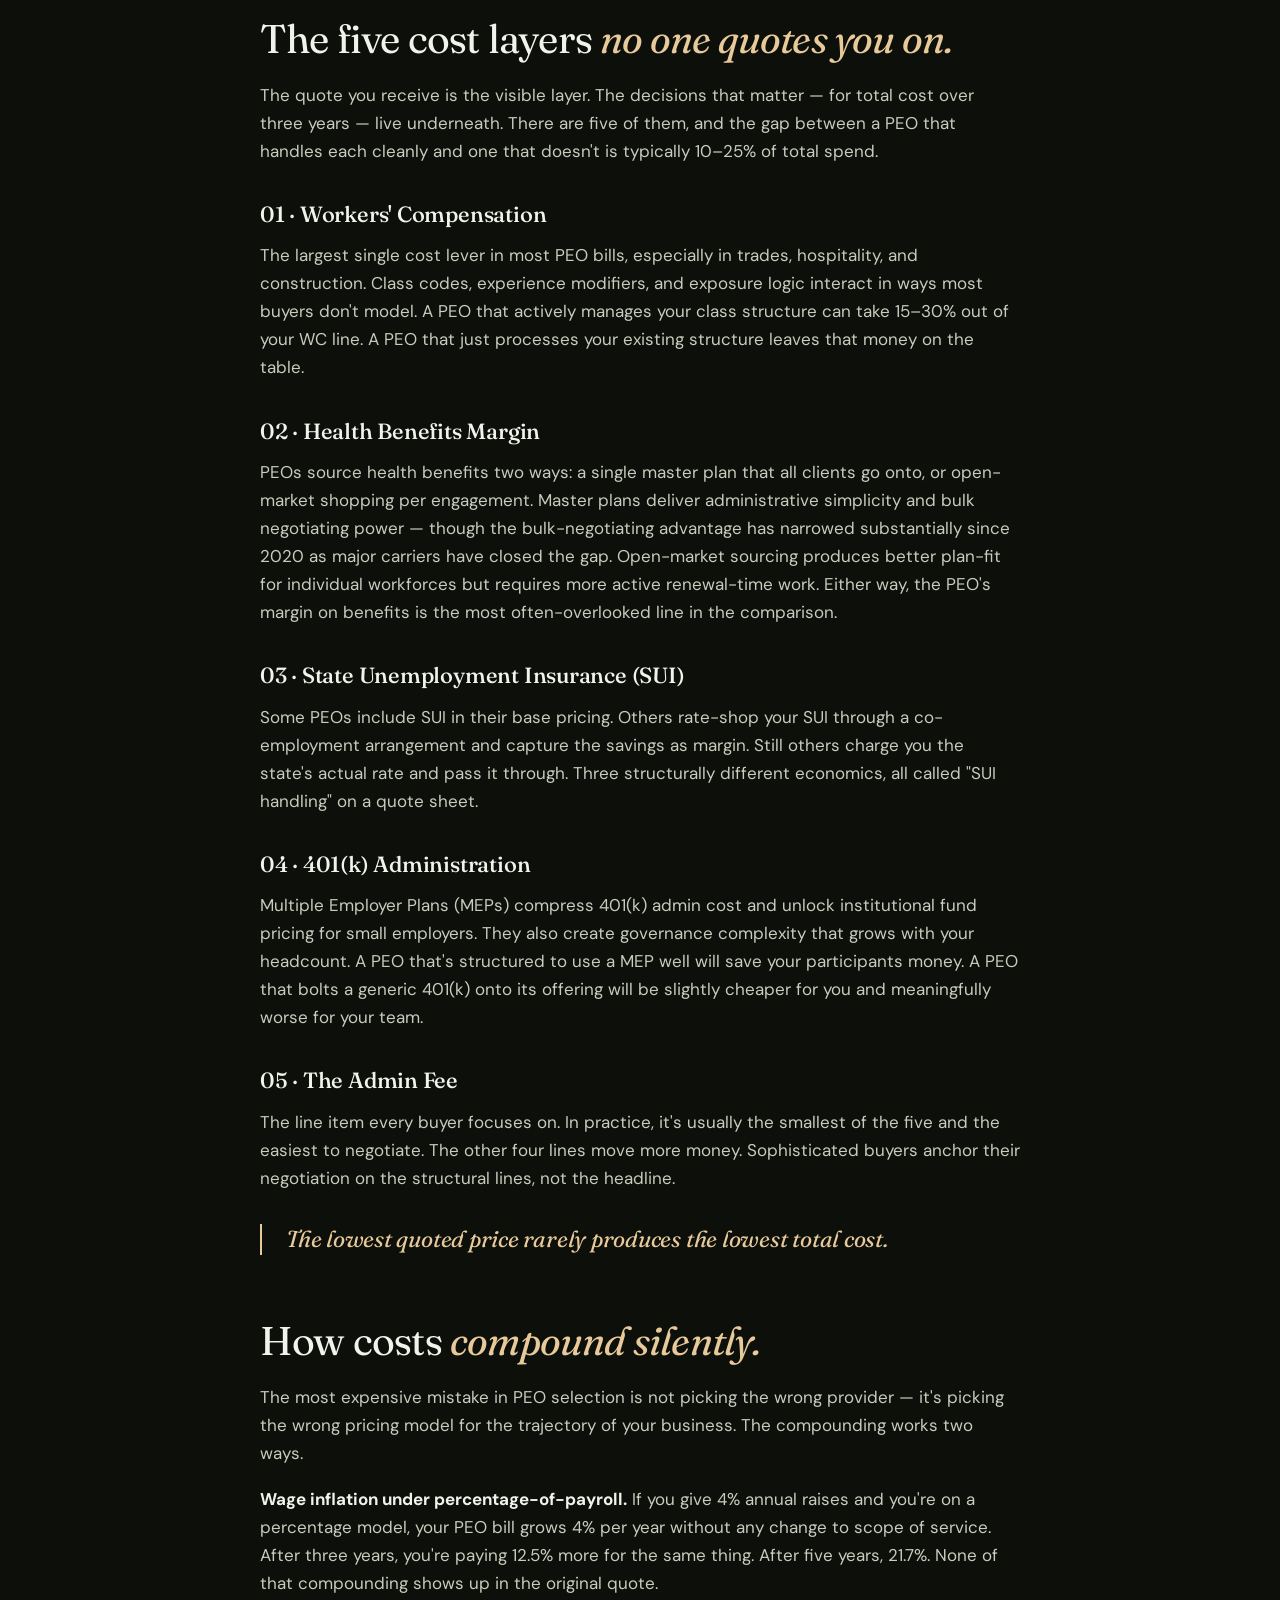
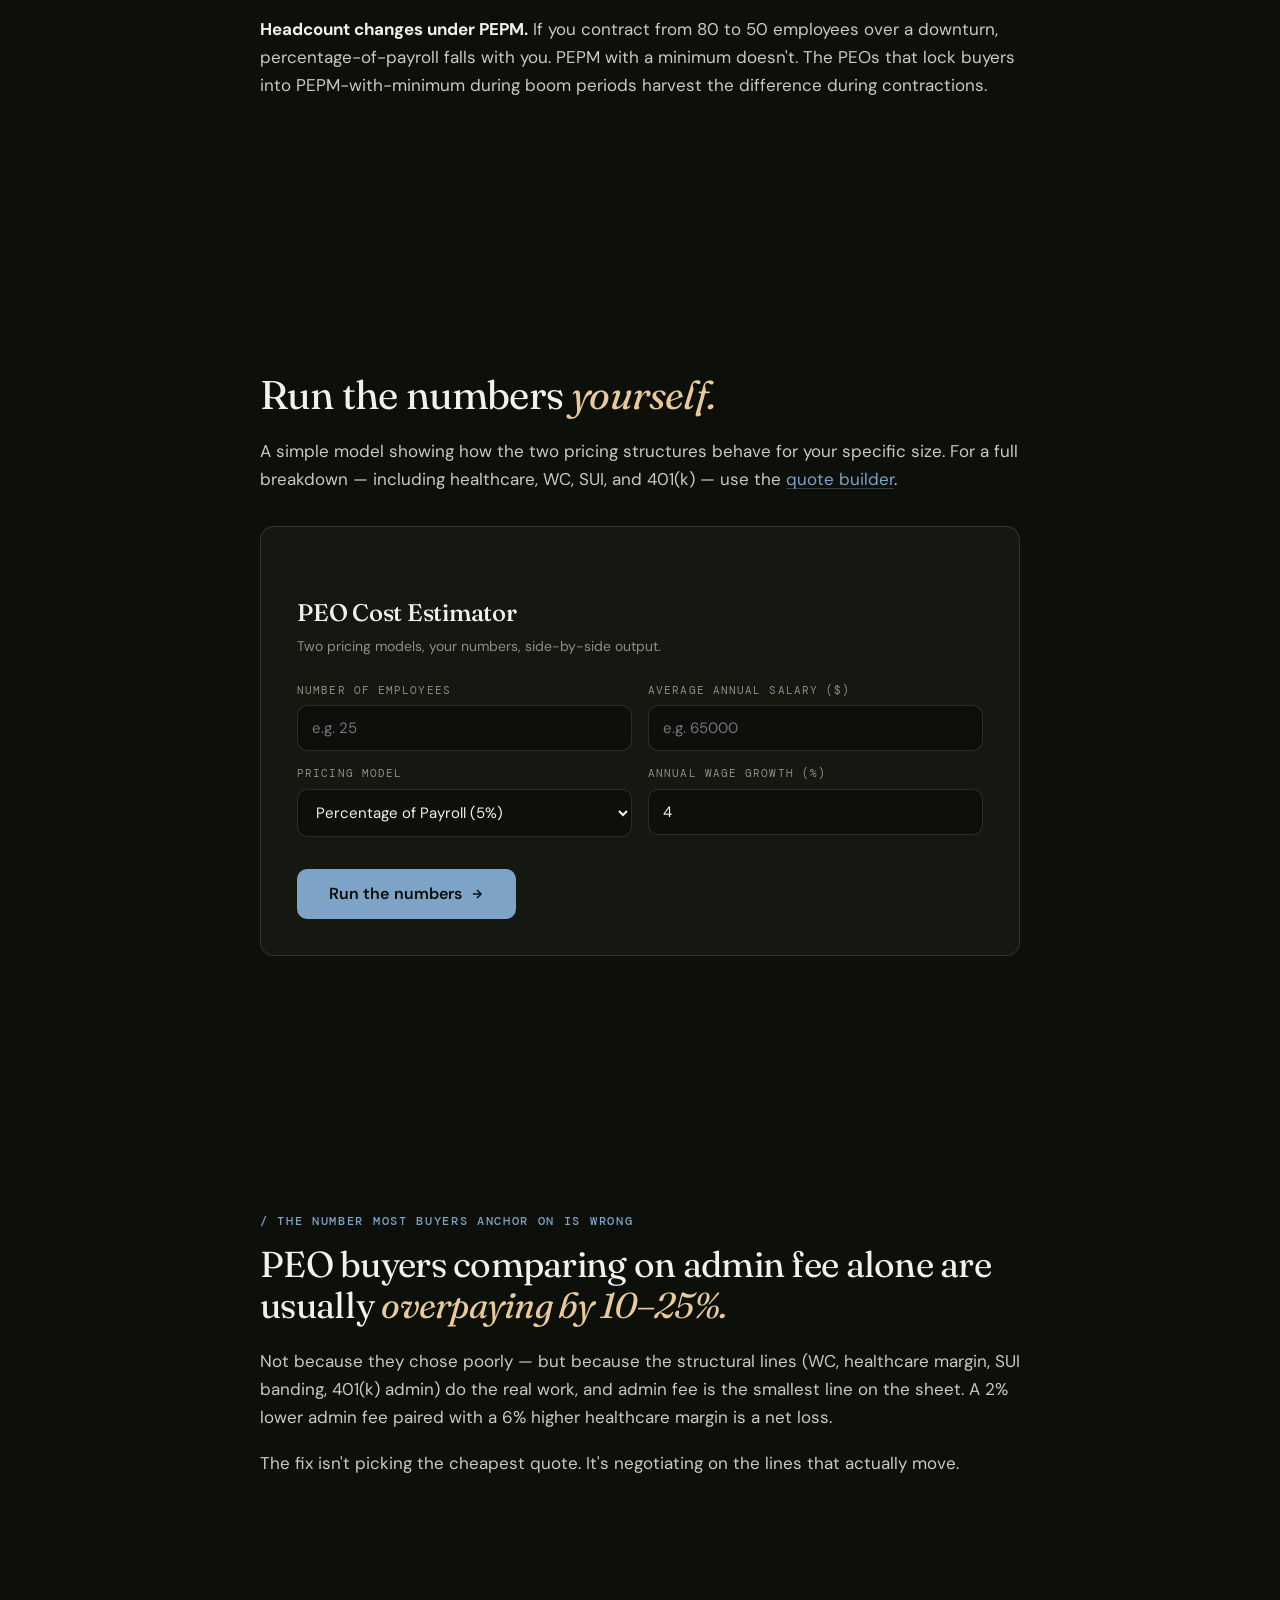
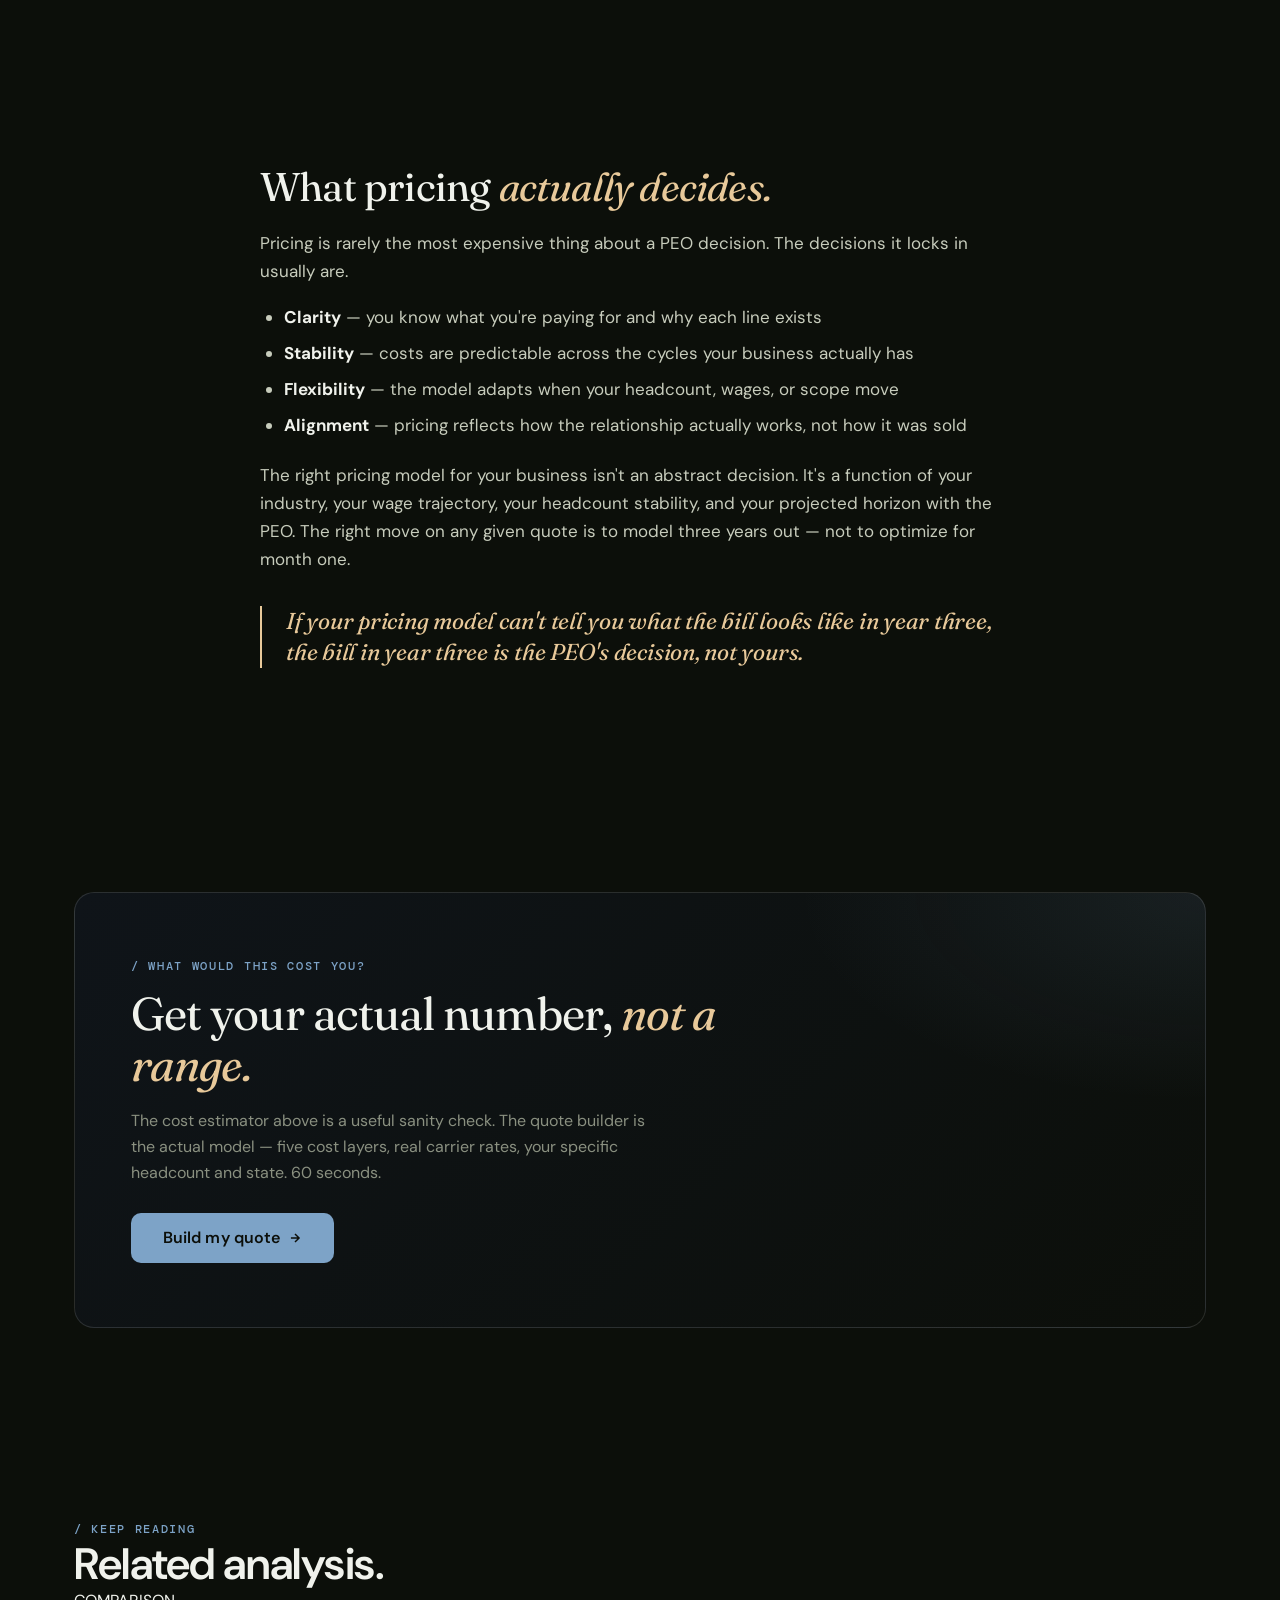
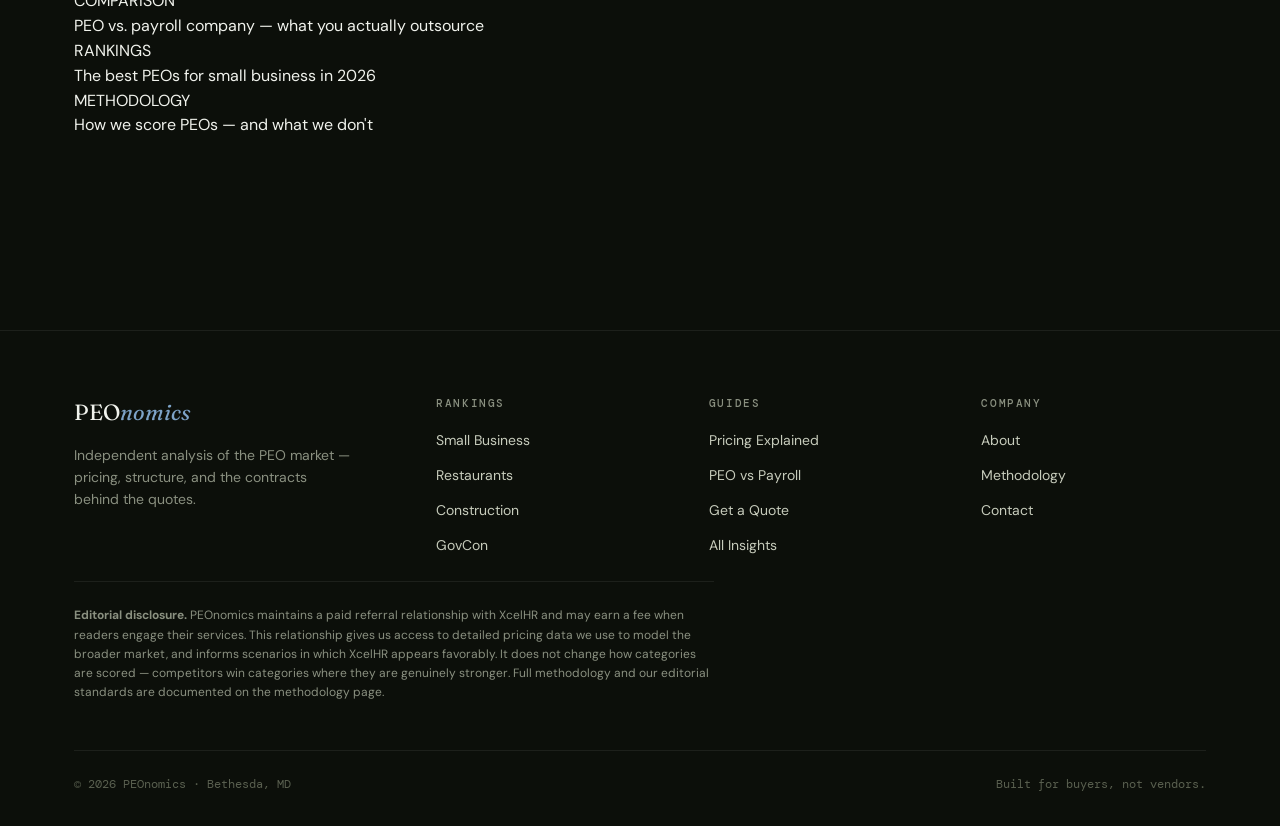
<file: peo-pricing-explained.html>
<!DOCTYPE html>
<html lang="en">
<head>
  <meta charset="UTF-8">
  <meta name="viewport" content="width=device-width, initial-scale=1.0">

  <title>PEO Pricing, Explained Without the Marketing | PEOnomics</title>
  <meta name="description" content="How PEO pricing actually works — pricing models, hidden cost layers, and the structural decisions that decide what you pay over time. Includes a free cost estimator.">

  <meta property="og:title" content="PEO Pricing, Explained Without the Marketing | PEOnomics">
  <meta property="og:description" content="How PEO pricing actually works — pricing models, hidden cost layers, and the decisions that decide what you pay over time.">
  <meta property="og:type" content="article">
  <meta property="og:url" content="https://peonomics.com/peo-pricing-explained.html">
  <meta property="og:image" content="https://peonomics.com/assets/images/og-pricing.png">
  <meta name="twitter:card" content="summary_large_image">

  <link rel="icon" type="image/svg+xml" href="/favicon.svg">
  <link rel="stylesheet" href="/assets/css/tokens.css">
  <link rel="stylesheet" href="/assets/css/content.css">

  <script type="application/ld+json">
  {
    "@context": "https://schema.org",
    "@type": "Article",
    "headline": "PEO Pricing, Explained Without the Marketing",
    "description": "How PEO pricing actually works — pricing models, hidden cost layers, and the decisions that decide what you pay over time.",
    "author": { "@type": "Organization", "name": "PEOnomics" },
    "publisher": { "@type": "Organization", "name": "PEOnomics" },
    "datePublished": "2026-01-15",
    "dateModified": "2026-05-15"
  }
  </script>
</head>
<body>

  <nav class="nav">
    <div class="nav-inner">
      <a href="/" class="nav-logo">PEO<span class="accent">nomics</span></a>
      <ul class="nav-links">
        <li><a href="/best-peo-small-business.html">Small Business</a></li>
        <li><a href="/best-peo-restaurants.html">Restaurants</a></li>
        <li><a href="/best-peo-construction.html">Construction</a></li>
        <li><a href="/best-peo-govcon.html">GovCon</a></li>
        <li><a href="/peo-pricing-explained.html" class="is-active">Pricing</a></li>
        <li><a href="/insights.html">Insights</a></li>
      </ul>
      <a href="/quote.html" class="btn btn-primary btn-sm nav-cta">Get a Quote
        <svg class="arrow" viewBox="0 0 24 24" fill="none" stroke="currentColor" stroke-width="2.5"><path d="M5 12h14M12 5l7 7-7 7"/></svg>
      </a>
      <button class="nav-toggle" aria-label="Menu"><svg width="22" height="22" viewBox="0 0 24 24" fill="none" stroke="currentColor" stroke-width="2"><path d="M4 6h16M4 12h16M4 18h16"/></svg></button>
    </div>
    <div class="nav-mobile">
      <a href="/best-peo-small-business.html">Small Business</a>
      <a href="/best-peo-restaurants.html">Restaurants</a>
      <a href="/best-peo-construction.html">Construction</a>
      <a href="/best-peo-govcon.html">GovCon</a>
      <a href="/peo-pricing-explained.html">Pricing</a>
      <a href="/insights.html">Insights</a>
      <a href="/quote.html" class="cta">Get a Quote →</a>
    </div>
  </nav>

  <header class="content-hero">
    <div class="content-hero-inner">
      <nav class="rank-breadcrumb"><a href="/">PEOnomics</a><span class="sep">/</span><span>Guides</span><span class="sep">/</span><span>Pricing</span></nav>
      <div class="eyebrow rise">/ THE PEONOMICS READ</div>
      <h1 class="rise-1">PEO pricing,<br>explained <span class="em">without the marketing.</span></h1>
      <p class="lead rise-2">PEO pricing looks simple at first glance — a percentage, a flat fee, a number. The reality is that pricing is the most consequential structural decision in the engagement, and it's where the gap between what you quote and what you actually pay quietly compounds. This is how the math works, in plain English.</p>
    </div>
  </header>

  <section>
    <div class="container">
      <article class="prose">

        <h2>The two pricing models, <span class="em">honestly.</span></h2>
        <p>Every PEO bills you one of two ways: a percentage of your payroll, or a fixed dollar amount per employee per month. The difference between them is not really about the headline number — it's about how the model behaves as your business changes.</p>

        <div class="model-grid">
          <div class="model-card">
            <div class="model-card-eyebrow">MODEL 01</div>
            <h3>Percentage of Payroll</h3>
            <p>Typically 2–12% of gross payroll. Your PEO cost rises and falls in lockstep with what you pay your team.</p>
            <ul>
              <li>Familiar to most buyers</li>
              <li>Automatically scales with growth</li>
              <li>Cost compounds as wages rise</li>
              <li>Annual raises become PEO raises</li>
            </ul>
            <p class="insight">Looks aligned. Behaves compounding.</p>
          </div>

          <div class="model-card">
            <div class="model-card-eyebrow">MODEL 02</div>
            <h3>Per Employee Per Month (PEPM)</h3>
            <p>A fixed dollar amount per active employee per month. Predictable, easier to forecast, unbundled from wage growth.</p>
            <ul>
              <li>Stable and predictable</li>
              <li>Not tied to wage inflation</li>
              <li>Can feel high at small scale</li>
              <li>Cleaner for forecasting</li>
            </ul>
            <p class="insight">Separates growth from cost.</p>
          </div>
        </div>

        <p>Neither model is universally better. For a 12-person professional services firm with 8% annual wage growth, PEPM saves you money in year three. For a 60-person construction crew where headcount fluctuates project-to-project, percentage-of-payroll matches your operational reality more cleanly. <strong>The PEOs that quietly out-earn their peers are usually the ones that lock buyers into the model that benefits the PEO, not the model that fits the business.</strong></p>

        <h2>The five cost layers <span class="em">no one quotes you on.</span></h2>
        <p>The quote you receive is the visible layer. The decisions that matter — for total cost over three years — live underneath. There are five of them, and the gap between a PEO that handles each cleanly and one that doesn't is typically 10–25% of total spend.</p>

        <h3>01 · Workers' Compensation</h3>
        <p>The largest single cost lever in most PEO bills, especially in trades, hospitality, and construction. Class codes, experience modifiers, and exposure logic interact in ways most buyers don't model. A PEO that actively manages your class structure can take 15–30% out of your WC line. A PEO that just processes your existing structure leaves that money on the table.</p>

        <h3>02 · Health Benefits Margin</h3>
        <p>PEOs source health benefits two ways: a single master plan that all clients go onto, or open-market shopping per engagement. Master plans deliver administrative simplicity and bulk negotiating power — though the bulk-negotiating advantage has narrowed substantially since 2020 as major carriers have closed the gap. Open-market sourcing produces better plan-fit for individual workforces but requires more active renewal-time work. Either way, the PEO's margin on benefits is the most often-overlooked line in the comparison.</p>

        <h3>03 · State Unemployment Insurance (SUI)</h3>
        <p>Some PEOs include SUI in their base pricing. Others rate-shop your SUI through a co-employment arrangement and capture the savings as margin. Still others charge you the state's actual rate and pass it through. Three structurally different economics, all called "SUI handling" on a quote sheet.</p>

        <h3>04 · 401(k) Administration</h3>
        <p>Multiple Employer Plans (MEPs) compress 401(k) admin cost and unlock institutional fund pricing for small employers. They also create governance complexity that grows with your headcount. A PEO that's structured to use a MEP well will save your participants money. A PEO that bolts a generic 401(k) onto its offering will be slightly cheaper for you and meaningfully worse for your team.</p>

        <h3>05 · The Admin Fee</h3>
        <p>The line item every buyer focuses on. In practice, it's usually the smallest of the five and the easiest to negotiate. The other four lines move more money. Sophisticated buyers anchor their negotiation on the structural lines, not the headline.</p>

        <blockquote>The lowest quoted price rarely produces the lowest total cost.</blockquote>

        <h2>How costs <span class="em">compound silently.</span></h2>
        <p>The most expensive mistake in PEO selection is not picking the wrong provider — it's picking the wrong pricing model for the trajectory of your business. The compounding works two ways.</p>

        <p><strong>Wage inflation under percentage-of-payroll.</strong> If you give 4% annual raises and you're on a percentage model, your PEO bill grows 4% per year without any change to scope of service. After three years, you're paying 12.5% more for the same thing. After five years, 21.7%. None of that compounding shows up in the original quote.</p>

        <p><strong>Headcount changes under PEPM.</strong> If you contract from 80 to 50 employees over a downturn, percentage-of-payroll falls with you. PEPM with a minimum doesn't. The PEOs that lock buyers into PEPM-with-minimum during boom periods harvest the difference during contractions.</p>

      </article>
    </div>
  </section>

  <!-- ── CALCULATOR ────────────────────────────────────────────── -->
  <section>
    <div class="container">
      <article class="prose">
        <h2>Run the numbers <span class="em">yourself.</span></h2>
        <p>A simple model showing how the two pricing structures behave for your specific size. For a full breakdown — including healthcare, WC, SUI, and 401(k) — use the <a href="/quote.html">quote builder</a>.</p>

        <div class="calc-block">
          <h3>PEO Cost Estimator</h3>
          <p class="calc-sub">Two pricing models, your numbers, side-by-side output.</p>

          <div class="calc-row">
            <div class="calc-field">
              <label>Number of employees</label>
              <input type="number" id="emp" placeholder="e.g. 25" min="1">
            </div>
            <div class="calc-field">
              <label>Average annual salary ($)</label>
              <input type="number" id="sal" placeholder="e.g. 65000" min="0">
            </div>
          </div>

          <div class="calc-row">
            <div class="calc-field">
              <label>Pricing model</label>
              <select id="model">
                <option value="percentage">Percentage of Payroll (5%)</option>
                <option value="pepm">Per Employee Per Month ($120)</option>
                <option value="both">Show both</option>
              </select>
            </div>
            <div class="calc-field">
              <label>Annual wage growth (%)</label>
              <input type="number" id="growth" placeholder="e.g. 4" min="0" max="20" step="0.5" value="4">
            </div>
          </div>

          <button type="button" id="calc-btn" class="btn btn-primary btn-lg" style="margin-top:18px;">
            Run the numbers
            <svg class="arrow" viewBox="0 0 24 24" fill="none" stroke="currentColor" stroke-width="2.5"><path d="M5 12h14M12 5l7 7-7 7"/></svg>
          </button>

          <div class="calc-result" id="calc-result" aria-live="polite"></div>
        </div>
      </article>
    </div>
  </section>

  <!-- ── REALITY CHECK BOX ──────────────────────────────────────── -->
  <section>
    <div class="container">
      <article class="prose">
        <div class="editorial" style="margin: 32px 0;">
          <div class="editorial-inner">
            <div class="eyebrow">/ THE NUMBER MOST BUYERS ANCHOR ON IS WRONG</div>
            <h2 style="font-family:var(--f-display); font-weight:400; font-size:clamp(26px,3vw,36px); margin-top:14px; letter-spacing:-0.02em; line-height:1.15;">PEO buyers comparing on admin fee alone are usually <span class="em">overpaying by 10–25%.</span></h2>
            <p style="margin-top:18px; font-size:17px; line-height:1.65; color:var(--text-2);">Not because they chose poorly — but because the structural lines (WC, healthcare margin, SUI banding, 401(k) admin) do the real work, and admin fee is the smallest line on the sheet. A 2% lower admin fee paired with a 6% higher healthcare margin is a net loss.</p>
            <p style="margin-top:14px; font-size:17px; line-height:1.65; color:var(--text-2);">The fix isn't picking the cheapest quote. It's negotiating on the lines that actually move.</p>
          </div>
        </div>
      </article>
    </div>
  </section>

  <!-- ── ADVISOR LENS ───────────────────────────────────────────── -->
  <section>
    <div class="container">
      <article class="prose">

        <h2>What pricing <span class="em">actually decides.</span></h2>
        <p>Pricing is rarely the most expensive thing about a PEO decision. The decisions it locks in usually are.</p>
        <ul>
          <li><strong>Clarity</strong> — you know what you're paying for and why each line exists</li>
          <li><strong>Stability</strong> — costs are predictable across the cycles your business actually has</li>
          <li><strong>Flexibility</strong> — the model adapts when your headcount, wages, or scope move</li>
          <li><strong>Alignment</strong> — pricing reflects how the relationship actually works, not how it was sold</li>
        </ul>

        <p>The right pricing model for your business isn't an abstract decision. It's a function of your industry, your wage trajectory, your headcount stability, and your projected horizon with the PEO. The right move on any given quote is to model three years out — not to optimize for month one.</p>

        <blockquote>If your pricing model can't tell you what the bill looks like in year three, the bill in year three is the PEO's decision, not yours.</blockquote>

      </article>
    </div>
  </section>

  <!-- ── QUOTE CTA ──────────────────────────────────────────────── -->
  <section>
    <div class="container">
      <div style="background:radial-gradient(ellipse 60% 80% at 100% 0%, rgba(125,163,199,.10) 0%, transparent 60%), linear-gradient(135deg, #0F1419 0%, #0C0F0A 100%); border:1px solid var(--border-2); border-radius:var(--r-xl); padding:64px 56px; overflow:hidden; position:relative;">
        <div style="max-width:680px; position:relative;">
          <div class="eyebrow">/ WHAT WOULD THIS COST YOU?</div>
          <h2 style="font-family:var(--f-display); font-weight:400; font-size:clamp(30px,4vw,46px); line-height:1.1; letter-spacing:-0.02em; margin-top:14px;">Get your actual number, <span style="font-style:italic; color:var(--warm);">not a range.</span></h2>
          <p style="margin-top:18px; font-size:16px; line-height:1.6; color:var(--muted); max-width:520px;">The cost estimator above is a useful sanity check. The quote builder is the actual model — five cost layers, real carrier rates, your specific headcount and state. 60 seconds.</p>
          <div style="margin-top:28px;"><a href="/quote.html" class="btn btn-primary btn-lg">Build my quote<svg class="arrow" viewBox="0 0 24 24" fill="none" stroke="currentColor" stroke-width="2.5"><path d="M5 12h14M12 5l7 7-7 7"/></svg></a></div>
        </div>
      </div>
    </div>
  </section>

  <!-- ── RELATED ────────────────────────────────────────────────── -->
  <section>
    <div class="container">
      <div class="section-head">
        <div class="eyebrow">/ KEEP READING</div>
        <h2>Related <span class="em">analysis.</span></h2>
      </div>
      <div class="related-grid">
        <a href="/peo-vs-payroll.html" class="related-card"><div class="related-tag">COMPARISON</div><div class="related-title">PEO vs. payroll company — what you actually outsource</div></a>
        <a href="/best-peo-small-business.html" class="related-card"><div class="related-tag">RANKINGS</div><div class="related-title">The best PEOs for small business in 2026</div></a>
        <a href="/methodology.html" class="related-card"><div class="related-tag">METHODOLOGY</div><div class="related-title">How we score PEOs — and what we don't</div></a>
      </div>
    </div>
  </section>

  <footer class="footer">
    <div class="container">
      <div class="footer-grid">
        <div>
          <div class="footer-brand-line">PEO<span class="text-accent" style="font-style:italic;">nomics</span></div>
          <p class="footer-tagline">Independent analysis of the PEO market — pricing, structure, and the contracts behind the quotes.</p>
        </div>
        <div class="footer-col"><h5>Rankings</h5><ul><li><a href="/best-peo-small-business.html">Small Business</a></li><li><a href="/best-peo-restaurants.html">Restaurants</a></li><li><a href="/best-peo-construction.html">Construction</a></li><li><a href="/best-peo-govcon.html">GovCon</a></li></ul></div>
        <div class="footer-col"><h5>Guides</h5><ul><li><a href="/peo-pricing-explained.html">Pricing Explained</a></li><li><a href="/peo-vs-payroll.html">PEO vs Payroll</a></li><li><a href="/quote.html">Get a Quote</a></li><li><a href="/insights.html">All Insights</a></li></ul></div>
        <div class="footer-col"><h5>Company</h5><ul><li><a href="/about.html">About</a></li><li><a href="/methodology.html">Methodology</a></li><li><a href="/contact.html">Contact</a></li></ul></div>
      </div>
      <p class="footer-disclosure"><strong>Editorial disclosure.</strong> PEOnomics maintains a paid referral relationship with XcelHR and may earn a fee when readers engage their services. This relationship gives us access to detailed pricing data we use to model the broader market, and informs scenarios in which XcelHR appears favorably. It does not change how categories are scored — competitors win categories where they are genuinely stronger. Full methodology and our editorial standards are documented on the <a href="/methodology.html">methodology page</a>.</p>
      <div class="footer-bottom"><span>© 2026 PEOnomics · Bethesda, MD</span><span>Built for buyers, not vendors.</span></div>
    </div>
  </footer>

  <script src="/assets/js/site.js"></script>
  <script>
    // PEO Cost Estimator
    (function () {
      const btn = document.getElementById('calc-btn');
      const out = document.getElementById('calc-result');
      if (!btn || !out) return;

      const fmt = (n) => '$' + Math.round(n).toLocaleString();

      btn.addEventListener('click', () => {
        const emp    = parseFloat(document.getElementById('emp').value);
        const sal    = parseFloat(document.getElementById('sal').value);
        const model  = document.getElementById('model').value;
        const growth = parseFloat(document.getElementById('growth').value) || 0;

        if (!emp || !sal) {
          out.innerHTML = '<p style="color:var(--muted); font-size:14px;">Enter headcount and average salary to run the model.</p>';
          out.classList.add('is-shown');
          return;
        }

        const payroll = emp * sal;
        const pctAnnual  = payroll * 0.05;
        const pepmAnnual = emp * 120 * 12;

        // 3-year projection with wage growth applied to the percentage model
        const yr3Pct  = pctAnnual  * Math.pow(1 + growth/100, 2);
        const yr3Pepm = pepmAnnual; // PEPM doesn't compound with wage growth

        let html = '';

        if (model === 'percentage' || model === 'both') {
          html += `
            <div class="calc-result-row">
              <span class="calc-result-label">Yr 1 · Pct of Payroll (5%)</span>
              <span class="calc-result-value">${fmt(pctAnnual)}</span>
            </div>
            <div class="calc-result-row">
              <span class="calc-result-label">Yr 3 · Pct of Payroll (compounded)</span>
              <span class="calc-result-value">${fmt(yr3Pct)}</span>
            </div>`;
        }
        if (model === 'pepm' || model === 'both') {
          html += `
            <div class="calc-result-row">
              <span class="calc-result-label">Yr 1 · PEPM ($120/mo)</span>
              <span class="calc-result-value">${fmt(pepmAnnual)}</span>
            </div>
            <div class="calc-result-row">
              <span class="calc-result-label">Yr 3 · PEPM (no wage drift)</span>
              <span class="calc-result-value">${fmt(yr3Pepm)}</span>
            </div>`;
        }
        if (model === 'both') {
          const diff = yr3Pct - yr3Pepm;
          html += `
            <div class="calc-result-row">
              <span class="calc-result-label">Yr 3 · Model difference</span>
              <span class="calc-result-value">${diff >= 0 ? '+' : ''}${fmt(diff)}</span>
            </div>`;
        }

        html += `<p class="calc-result-note">Baseline estimate using illustrative rates (5% / $120 PEPM). Your actual cost includes healthcare margin, WC class loading, SUI, and 401(k) admin — none of which are shown here. Run the <a href="/quote.html" style="color:var(--accent);">quote builder</a> for the full model.</p>`;

        out.innerHTML = html;
        out.classList.add('is-shown');
      });
    })();
  </script>
</body>
</html>
</file>
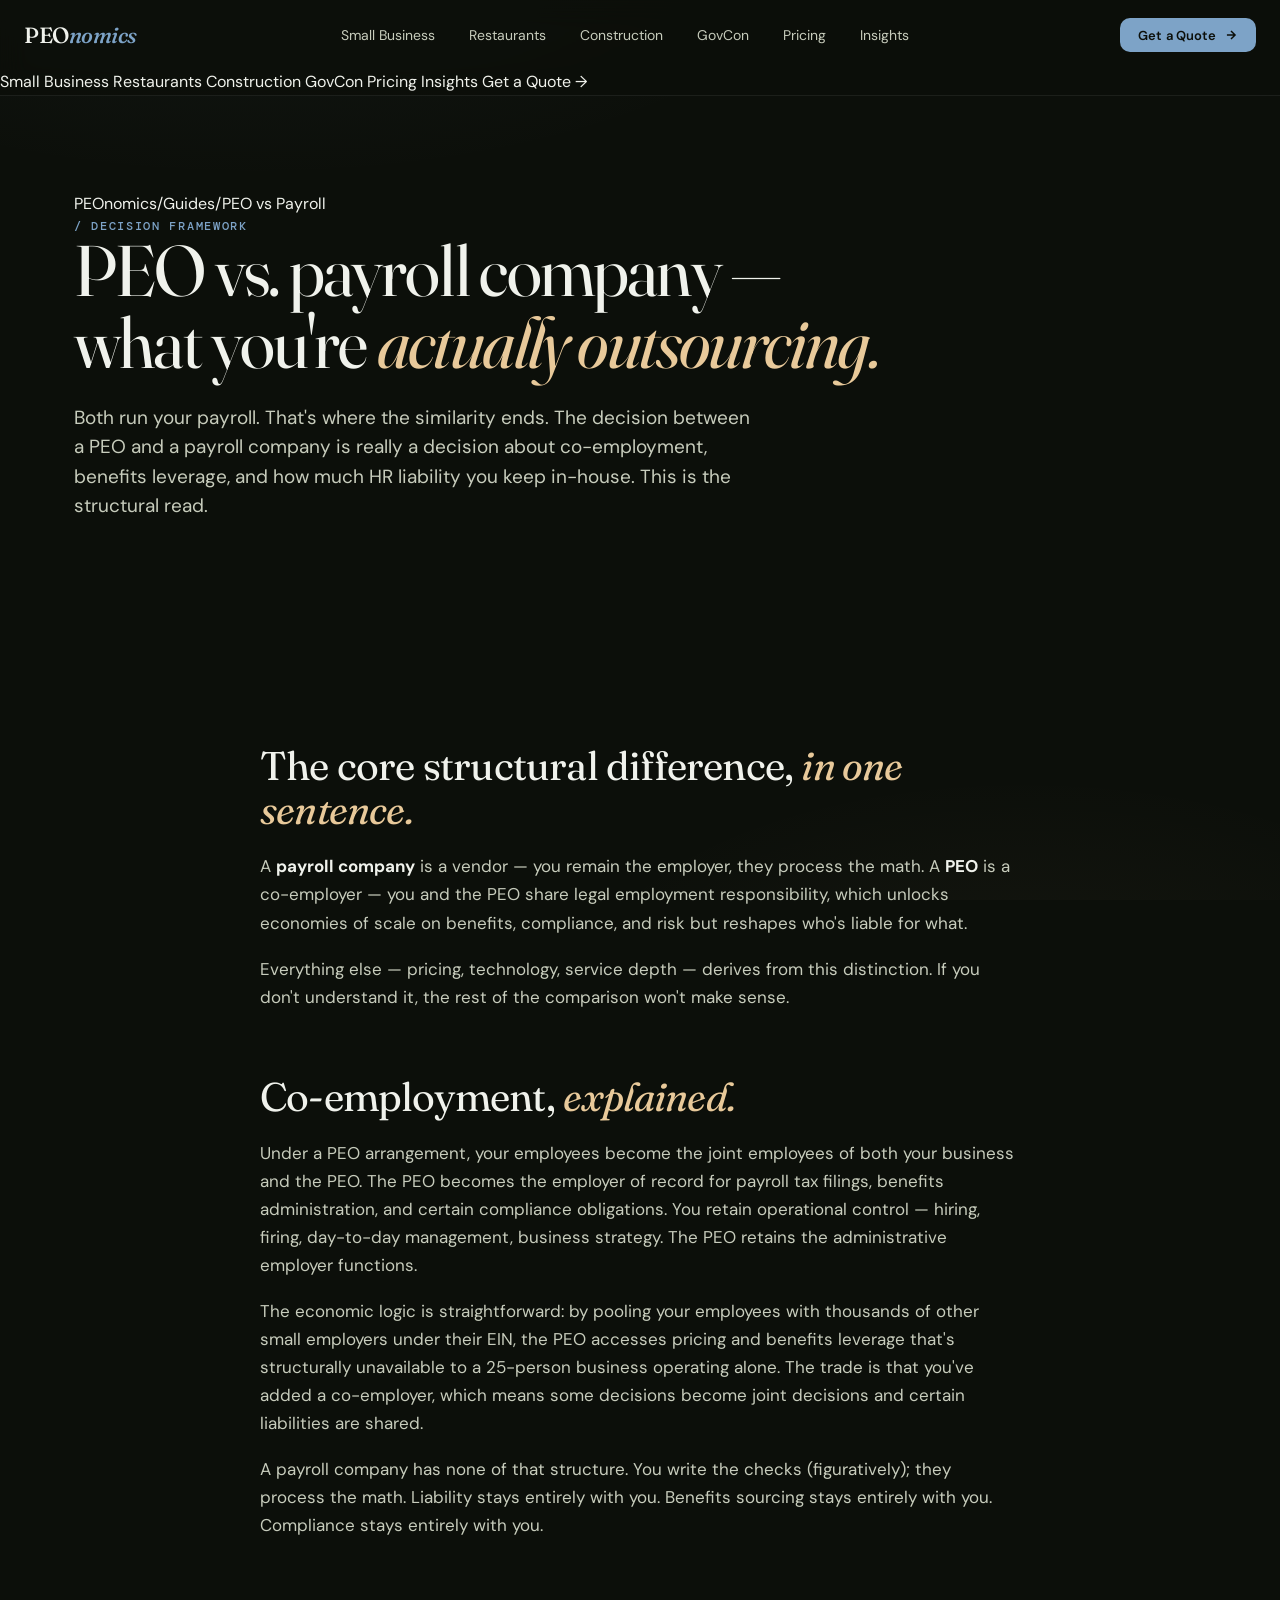
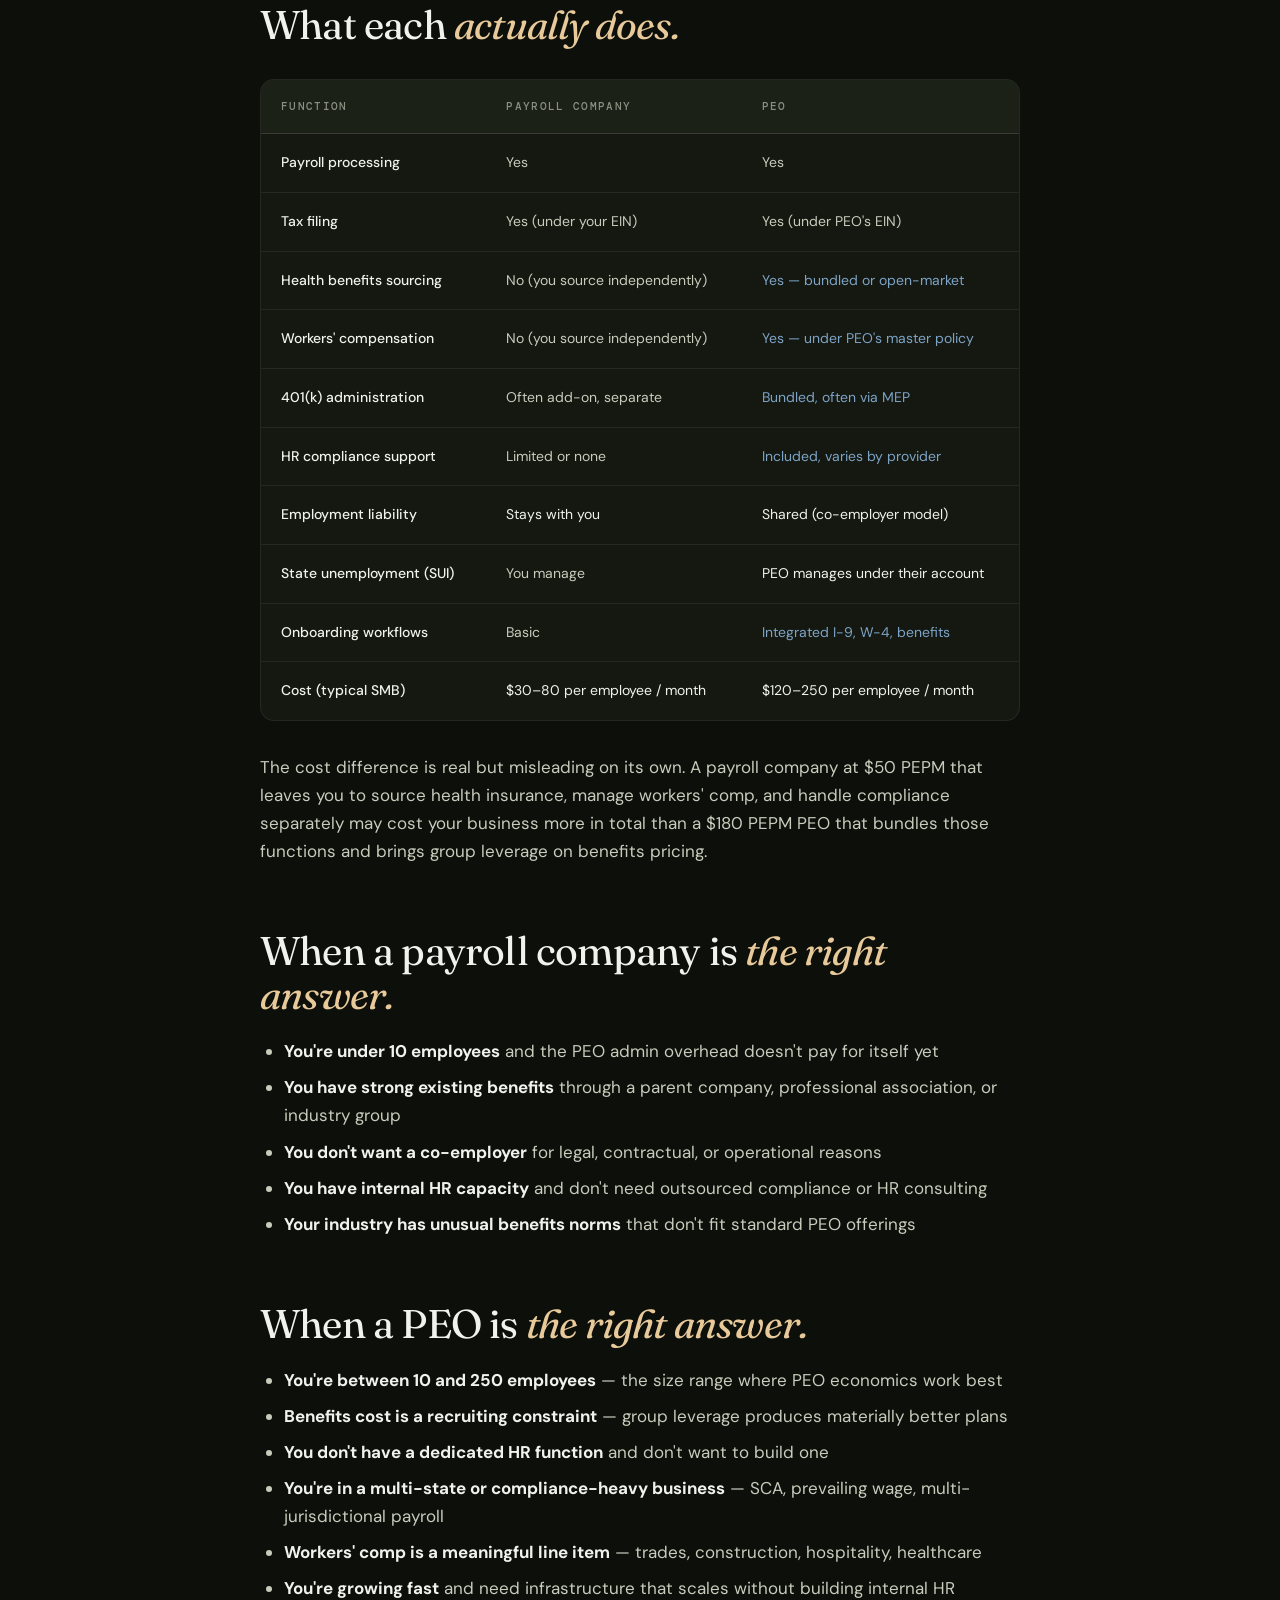
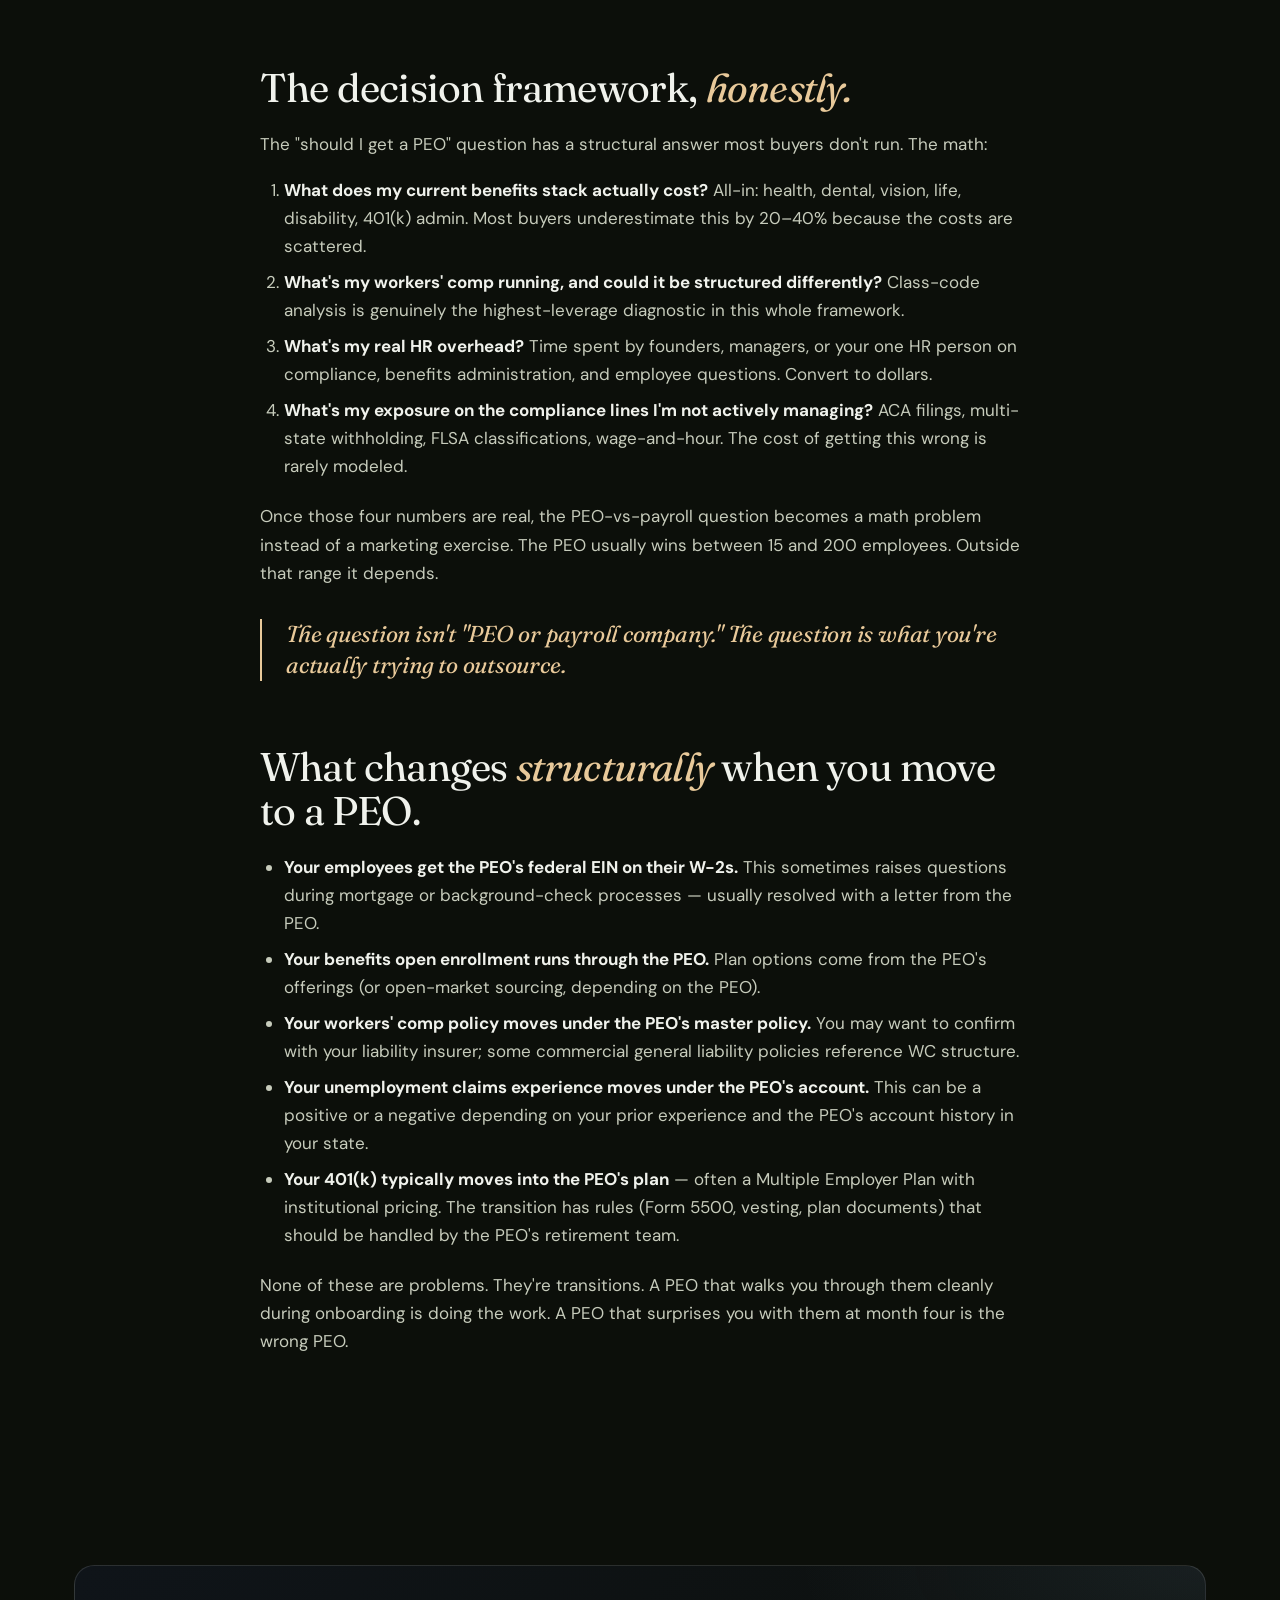
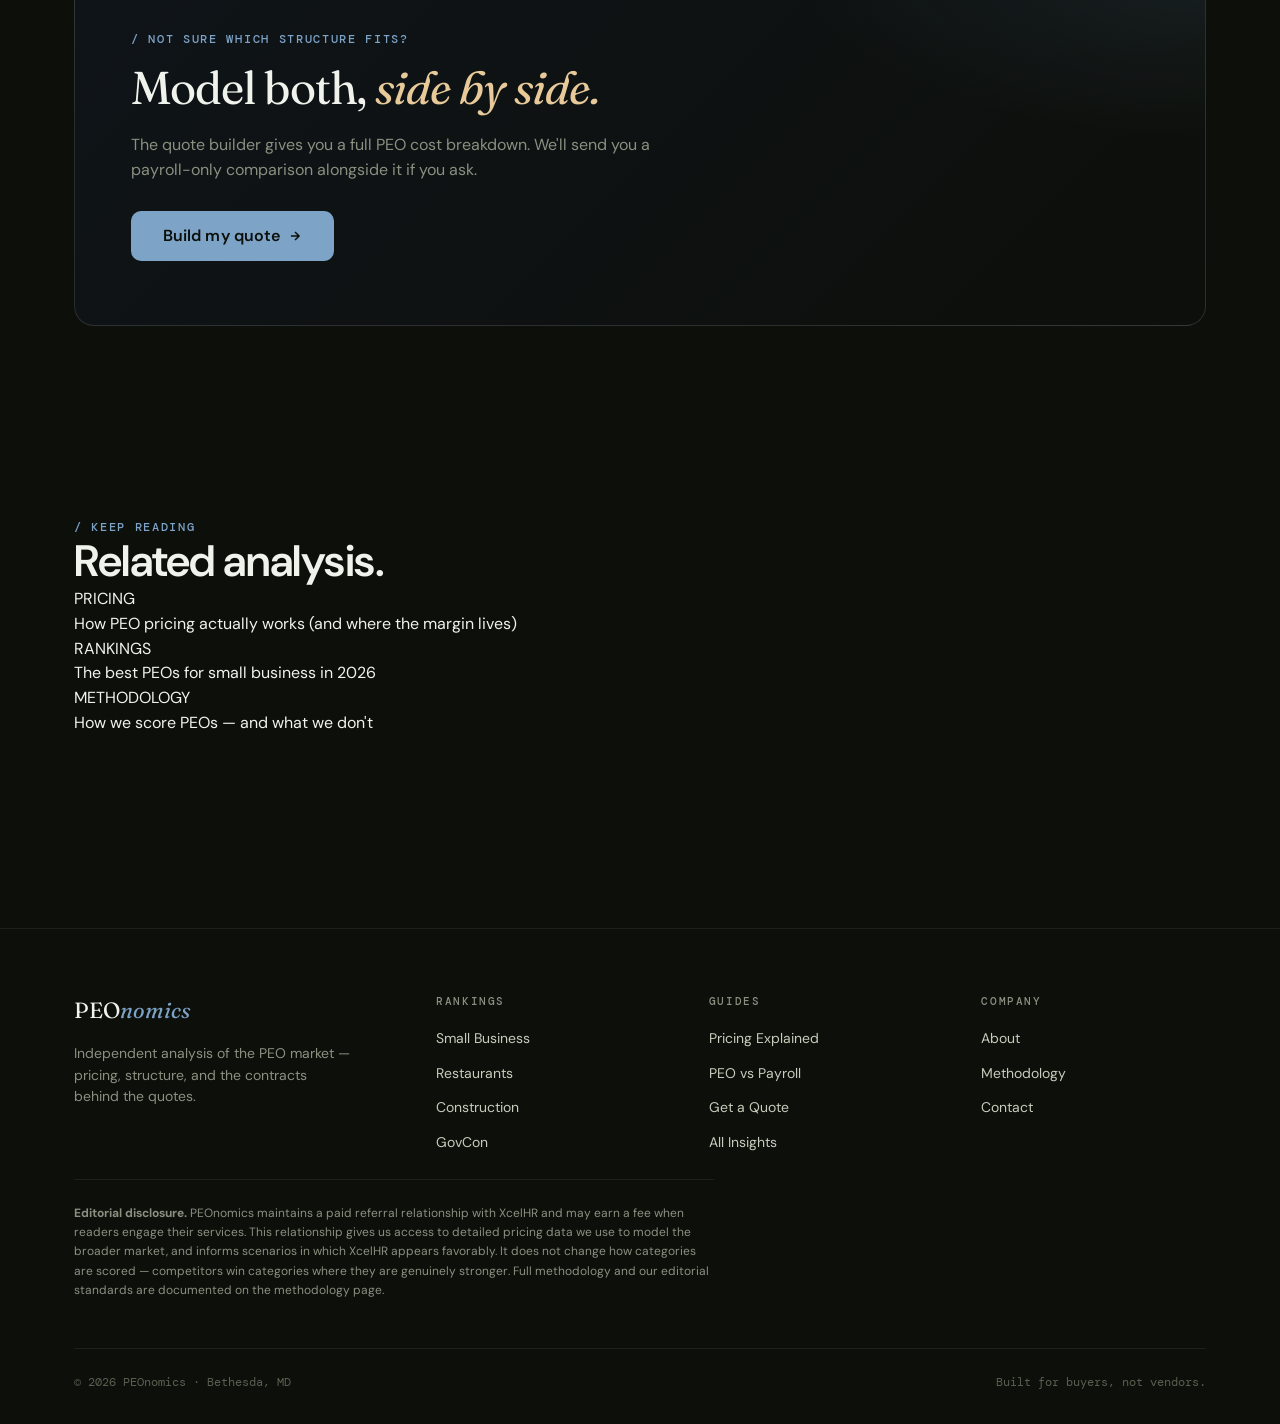
<file: peo-vs-payroll.html>
<!DOCTYPE html>
<html lang="en">
<head>
  <meta charset="UTF-8">
  <meta name="viewport" content="width=device-width, initial-scale=1.0">

  <title>PEO vs. Payroll Company — What You're Actually Outsourcing | PEOnomics</title>
  <meta name="description" content="The structural differences between a PEO and a payroll company — co-employment, benefits leverage, compliance liability, and the decision framework that actually matters.">

  <meta property="og:title" content="PEO vs. Payroll Company — What You're Actually Outsourcing">
  <meta property="og:description" content="The structural differences between a PEO and a payroll company — and the decision framework that actually matters.">
  <meta property="og:type" content="article">
  <meta property="og:url" content="https://peonomics.com/peo-vs-payroll.html">
  <meta property="og:image" content="https://peonomics.com/assets/images/og-vs-payroll.png">
  <meta name="twitter:card" content="summary_large_image">

  <link rel="icon" type="image/svg+xml" href="/favicon.svg">
  <link rel="stylesheet" href="/assets/css/tokens.css">
  <link rel="stylesheet" href="/assets/css/content.css">

  <script type="application/ld+json">
  {
    "@context": "https://schema.org",
    "@type": "Article",
    "headline": "PEO vs. Payroll Company — What You're Actually Outsourcing",
    "author": { "@type": "Organization", "name": "PEOnomics" },
    "publisher": { "@type": "Organization", "name": "PEOnomics" },
    "datePublished": "2026-01-15",
    "dateModified": "2026-05-15"
  }
  </script>
</head>
<body>

  <nav class="nav">
    <div class="nav-inner">
      <a href="/" class="nav-logo">PEO<span class="accent">nomics</span></a>
      <ul class="nav-links">
        <li><a href="/best-peo-small-business.html">Small Business</a></li>
        <li><a href="/best-peo-restaurants.html">Restaurants</a></li>
        <li><a href="/best-peo-construction.html">Construction</a></li>
        <li><a href="/best-peo-govcon.html">GovCon</a></li>
        <li><a href="/peo-pricing-explained.html">Pricing</a></li>
        <li><a href="/insights.html">Insights</a></li>
      </ul>
      <a href="/quote.html" class="btn btn-primary btn-sm nav-cta">Get a Quote
        <svg class="arrow" viewBox="0 0 24 24" fill="none" stroke="currentColor" stroke-width="2.5"><path d="M5 12h14M12 5l7 7-7 7"/></svg>
      </a>
      <button class="nav-toggle" aria-label="Menu"><svg width="22" height="22" viewBox="0 0 24 24" fill="none" stroke="currentColor" stroke-width="2"><path d="M4 6h16M4 12h16M4 18h16"/></svg></button>
    </div>
    <div class="nav-mobile">
      <a href="/best-peo-small-business.html">Small Business</a>
      <a href="/best-peo-restaurants.html">Restaurants</a>
      <a href="/best-peo-construction.html">Construction</a>
      <a href="/best-peo-govcon.html">GovCon</a>
      <a href="/peo-pricing-explained.html">Pricing</a>
      <a href="/insights.html">Insights</a>
      <a href="/quote.html" class="cta">Get a Quote →</a>
    </div>
  </nav>

  <header class="content-hero">
    <div class="content-hero-inner">
      <nav class="rank-breadcrumb"><a href="/">PEOnomics</a><span class="sep">/</span><span>Guides</span><span class="sep">/</span><span>PEO vs Payroll</span></nav>
      <div class="eyebrow rise">/ DECISION FRAMEWORK</div>
      <h1 class="rise-1">PEO vs. payroll company —<br>what you're <span class="em">actually outsourcing.</span></h1>
      <p class="lead rise-2">Both run your payroll. That's where the similarity ends. The decision between a PEO and a payroll company is really a decision about co-employment, benefits leverage, and how much HR liability you keep in-house. This is the structural read.</p>
    </div>
  </header>

  <section>
    <div class="container">
      <article class="prose">

        <h2>The core structural difference, <span class="em">in one sentence.</span></h2>
        <p>A <strong>payroll company</strong> is a vendor — you remain the employer, they process the math. A <strong>PEO</strong> is a co-employer — you and the PEO share legal employment responsibility, which unlocks economies of scale on benefits, compliance, and risk but reshapes who's liable for what.</p>

        <p>Everything else — pricing, technology, service depth — derives from this distinction. If you don't understand it, the rest of the comparison won't make sense.</p>

        <h2>Co-employment, <span class="em">explained.</span></h2>
        <p>Under a PEO arrangement, your employees become the joint employees of both your business and the PEO. The PEO becomes the employer of record for payroll tax filings, benefits administration, and certain compliance obligations. You retain operational control — hiring, firing, day-to-day management, business strategy. The PEO retains the administrative employer functions.</p>

        <p>The economic logic is straightforward: by pooling your employees with thousands of other small employers under their EIN, the PEO accesses pricing and benefits leverage that's structurally unavailable to a 25-person business operating alone. The trade is that you've added a co-employer, which means some decisions become joint decisions and certain liabilities are shared.</p>

        <p>A payroll company has none of that structure. You write the checks (figuratively); they process the math. Liability stays entirely with you. Benefits sourcing stays entirely with you. Compliance stays entirely with you.</p>

        <h2>What each <span class="em">actually does.</span></h2>

        <div class="compare-grid">
          <table>
            <thead>
              <tr>
                <th>Function</th>
                <th>Payroll Company</th>
                <th>PEO</th>
              </tr>
            </thead>
            <tbody>
              <tr><td>Payroll processing</td><td class="neutral">Yes</td><td class="neutral">Yes</td></tr>
              <tr><td>Tax filing</td><td class="neutral">Yes (under your EIN)</td><td class="neutral">Yes (under PEO's EIN)</td></tr>
              <tr><td>Health benefits sourcing</td><td class="neutral">No (you source independently)</td><td class="win">Yes — bundled or open-market</td></tr>
              <tr><td>Workers' compensation</td><td class="neutral">No (you source independently)</td><td class="win">Yes — under PEO's master policy</td></tr>
              <tr><td>401(k) administration</td><td class="neutral">Often add-on, separate</td><td class="win">Bundled, often via MEP</td></tr>
              <tr><td>HR compliance support</td><td class="neutral">Limited or none</td><td class="win">Included, varies by provider</td></tr>
              <tr><td>Employment liability</td><td>Stays with you</td><td>Shared (co-employer model)</td></tr>
              <tr><td>State unemployment (SUI)</td><td class="neutral">You manage</td><td>PEO manages under their account</td></tr>
              <tr><td>Onboarding workflows</td><td class="neutral">Basic</td><td class="win">Integrated I-9, W-4, benefits</td></tr>
              <tr><td>Cost (typical SMB)</td><td>$30–80 per employee / month</td><td>$120–250 per employee / month</td></tr>
            </tbody>
          </table>
        </div>

        <p>The cost difference is real but misleading on its own. A payroll company at $50 PEPM that leaves you to source health insurance, manage workers' comp, and handle compliance separately may cost your business more in total than a $180 PEPM PEO that bundles those functions and brings group leverage on benefits pricing.</p>

        <h2>When a payroll company is <span class="em">the right answer.</span></h2>
        <ul>
          <li><strong>You're under 10 employees</strong> and the PEO admin overhead doesn't pay for itself yet</li>
          <li><strong>You have strong existing benefits</strong> through a parent company, professional association, or industry group</li>
          <li><strong>You don't want a co-employer</strong> for legal, contractual, or operational reasons</li>
          <li><strong>You have internal HR capacity</strong> and don't need outsourced compliance or HR consulting</li>
          <li><strong>Your industry has unusual benefits norms</strong> that don't fit standard PEO offerings</li>
        </ul>

        <h2>When a PEO is <span class="em">the right answer.</span></h2>
        <ul>
          <li><strong>You're between 10 and 250 employees</strong> — the size range where PEO economics work best</li>
          <li><strong>Benefits cost is a recruiting constraint</strong> — group leverage produces materially better plans</li>
          <li><strong>You don't have a dedicated HR function</strong> and don't want to build one</li>
          <li><strong>You're in a multi-state or compliance-heavy business</strong> — SCA, prevailing wage, multi-jurisdictional payroll</li>
          <li><strong>Workers' comp is a meaningful line item</strong> — trades, construction, hospitality, healthcare</li>
          <li><strong>You're growing fast</strong> and need infrastructure that scales without building internal HR</li>
        </ul>

        <h2>The decision framework, <span class="em">honestly.</span></h2>
        <p>The "should I get a PEO" question has a structural answer most buyers don't run. The math:</p>

        <ol>
          <li><strong>What does my current benefits stack actually cost?</strong> All-in: health, dental, vision, life, disability, 401(k) admin. Most buyers underestimate this by 20–40% because the costs are scattered.</li>
          <li><strong>What's my workers' comp running, and could it be structured differently?</strong> Class-code analysis is genuinely the highest-leverage diagnostic in this whole framework.</li>
          <li><strong>What's my real HR overhead?</strong> Time spent by founders, managers, or your one HR person on compliance, benefits administration, and employee questions. Convert to dollars.</li>
          <li><strong>What's my exposure on the compliance lines I'm not actively managing?</strong> ACA filings, multi-state withholding, FLSA classifications, wage-and-hour. The cost of getting this wrong is rarely modeled.</li>
        </ol>

        <p>Once those four numbers are real, the PEO-vs-payroll question becomes a math problem instead of a marketing exercise. The PEO usually wins between 15 and 200 employees. Outside that range it depends.</p>

        <blockquote>The question isn't "PEO or payroll company." The question is what you're actually trying to outsource.</blockquote>

        <h2>What changes <span class="em">structurally</span> when you move to a PEO.</h2>
        <ul>
          <li><strong>Your employees get the PEO's federal EIN on their W-2s.</strong> This sometimes raises questions during mortgage or background-check processes — usually resolved with a letter from the PEO.</li>
          <li><strong>Your benefits open enrollment runs through the PEO.</strong> Plan options come from the PEO's offerings (or open-market sourcing, depending on the PEO).</li>
          <li><strong>Your workers' comp policy moves under the PEO's master policy.</strong> You may want to confirm with your liability insurer; some commercial general liability policies reference WC structure.</li>
          <li><strong>Your unemployment claims experience moves under the PEO's account.</strong> This can be a positive or a negative depending on your prior experience and the PEO's account history in your state.</li>
          <li><strong>Your 401(k) typically moves into the PEO's plan</strong> — often a Multiple Employer Plan with institutional pricing. The transition has rules (Form 5500, vesting, plan documents) that should be handled by the PEO's retirement team.</li>
        </ul>

        <p>None of these are problems. They're transitions. A PEO that walks you through them cleanly during onboarding is doing the work. A PEO that surprises you with them at month four is the wrong PEO.</p>

      </article>
    </div>
  </section>

  <section>
    <div class="container">
      <div style="background:radial-gradient(ellipse 60% 80% at 100% 0%, rgba(125,163,199,.10) 0%, transparent 60%), linear-gradient(135deg, #0F1419 0%, #0C0F0A 100%); border:1px solid var(--border-2); border-radius:var(--r-xl); padding:64px 56px; overflow:hidden; position:relative;">
        <div style="max-width:680px; position:relative;">
          <div class="eyebrow">/ NOT SURE WHICH STRUCTURE FITS?</div>
          <h2 style="font-family:var(--f-display); font-weight:400; font-size:clamp(30px,4vw,46px); line-height:1.1; letter-spacing:-0.02em; margin-top:14px;">Model both, <span style="font-style:italic; color:var(--warm);">side by side.</span></h2>
          <p style="margin-top:18px; font-size:16px; line-height:1.6; color:var(--muted); max-width:520px;">The quote builder gives you a full PEO cost breakdown. We'll send you a payroll-only comparison alongside it if you ask.</p>
          <div style="margin-top:28px;"><a href="/quote.html" class="btn btn-primary btn-lg">Build my quote<svg class="arrow" viewBox="0 0 24 24" fill="none" stroke="currentColor" stroke-width="2.5"><path d="M5 12h14M12 5l7 7-7 7"/></svg></a></div>
        </div>
      </div>
    </div>
  </section>

  <section>
    <div class="container">
      <div class="section-head">
        <div class="eyebrow">/ KEEP READING</div>
        <h2>Related <span class="em">analysis.</span></h2>
      </div>
      <div class="related-grid">
        <a href="/peo-pricing-explained.html" class="related-card"><div class="related-tag">PRICING</div><div class="related-title">How PEO pricing actually works (and where the margin lives)</div></a>
        <a href="/best-peo-small-business.html" class="related-card"><div class="related-tag">RANKINGS</div><div class="related-title">The best PEOs for small business in 2026</div></a>
        <a href="/methodology.html" class="related-card"><div class="related-tag">METHODOLOGY</div><div class="related-title">How we score PEOs — and what we don't</div></a>
      </div>
    </div>
  </section>

  <footer class="footer">
    <div class="container">
      <div class="footer-grid">
        <div>
          <div class="footer-brand-line">PEO<span class="text-accent" style="font-style:italic;">nomics</span></div>
          <p class="footer-tagline">Independent analysis of the PEO market — pricing, structure, and the contracts behind the quotes.</p>
        </div>
        <div class="footer-col"><h5>Rankings</h5><ul><li><a href="/best-peo-small-business.html">Small Business</a></li><li><a href="/best-peo-restaurants.html">Restaurants</a></li><li><a href="/best-peo-construction.html">Construction</a></li><li><a href="/best-peo-govcon.html">GovCon</a></li></ul></div>
        <div class="footer-col"><h5>Guides</h5><ul><li><a href="/peo-pricing-explained.html">Pricing Explained</a></li><li><a href="/peo-vs-payroll.html">PEO vs Payroll</a></li><li><a href="/quote.html">Get a Quote</a></li><li><a href="/insights.html">All Insights</a></li></ul></div>
        <div class="footer-col"><h5>Company</h5><ul><li><a href="/about.html">About</a></li><li><a href="/methodology.html">Methodology</a></li><li><a href="/contact.html">Contact</a></li></ul></div>
      </div>
      <p class="footer-disclosure"><strong>Editorial disclosure.</strong> PEOnomics maintains a paid referral relationship with XcelHR and may earn a fee when readers engage their services. This relationship gives us access to detailed pricing data we use to model the broader market, and informs scenarios in which XcelHR appears favorably. It does not change how categories are scored — competitors win categories where they are genuinely stronger. Full methodology and our editorial standards are documented on the <a href="/methodology.html">methodology page</a>.</p>
      <div class="footer-bottom"><span>© 2026 PEOnomics · Bethesda, MD</span><span>Built for buyers, not vendors.</span></div>
    </div>
  </footer>

  <script src="/assets/js/site.js"></script>
</body>
</html>
</file>
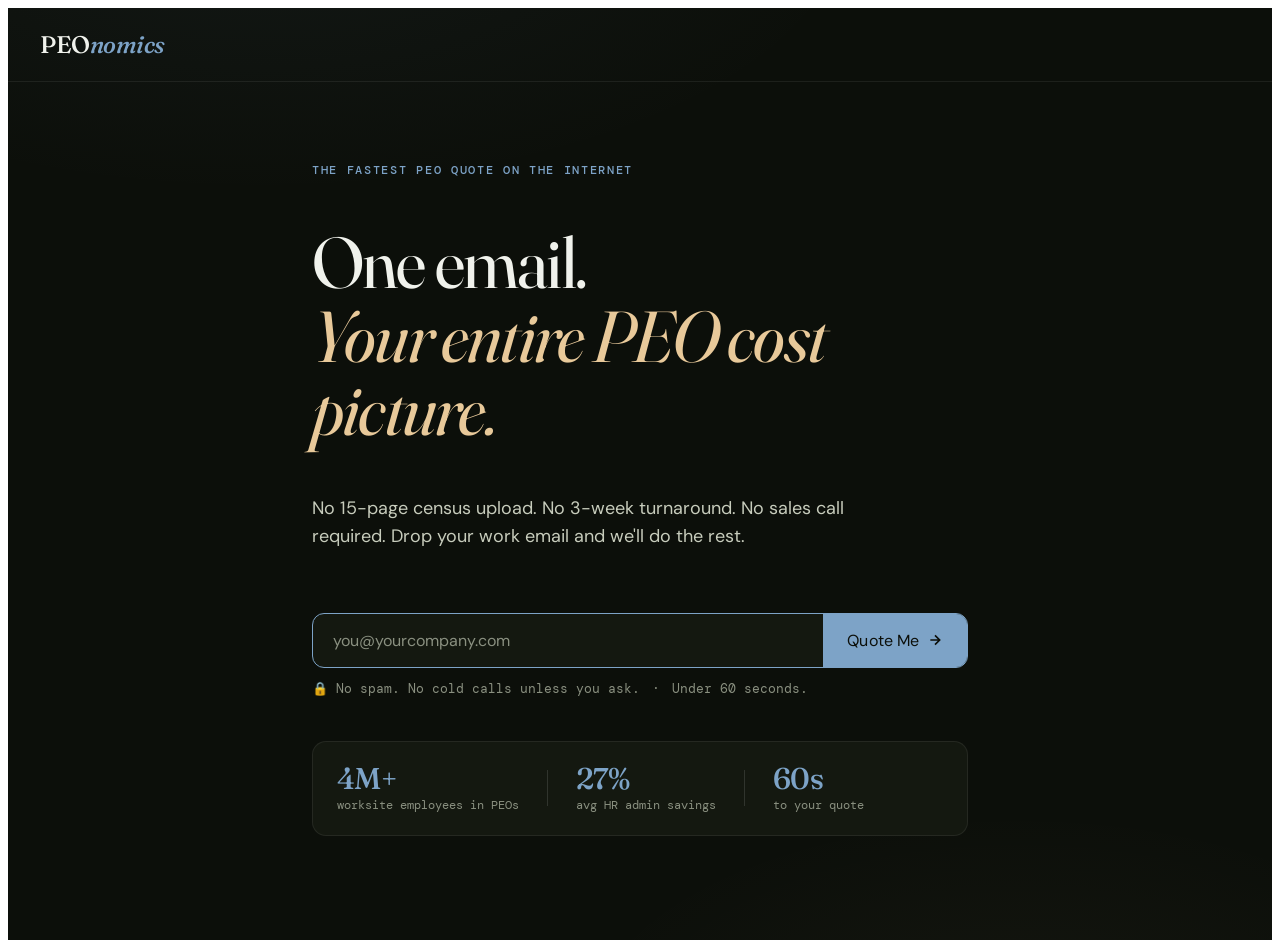
<file: quote.html>
<!doctype html>
<html lang="en">
  <head>
    <meta charset="UTF-8" />
    <meta name="viewport" content="width=device-width, initial-scale=1.0" />
    <title>PEO Quote Builder — PEOnomics</title>
    <meta name="description" content="The fastest PEO quote on the internet. One work email, your full PEO cost picture — no census upload, no sales call." />
    <meta name="robots" content="noindex" />
    <link rel="icon" type="image/svg+xml" href="/favicon.svg" />
    <meta property="og:title" content="PEO Quote Builder — PEOnomics" />
    <meta property="og:description" content="One email. Your entire PEO cost picture in 60 seconds." />
    <meta property="og:type" content="website" />
    <script type="module" crossorigin>(function(){const t=document.createElement("link").relList;if(t&&t.supports&&t.supports("modulepreload"))return;for(const l of document.querySelectorAll('link[rel="modulepreload"]'))r(l);new MutationObserver(l=>{for(const i of l)if(i.type==="childList")for(const o of i.addedNodes)o.tagName==="LINK"&&o.rel==="modulepreload"&&r(o)}).observe(document,{childList:!0,subtree:!0});function n(l){const i={};return l.integrity&&(i.integrity=l.integrity),l.referrerPolicy&&(i.referrerPolicy=l.referrerPolicy),l.crossOrigin==="use-credentials"?i.credentials="include":l.crossOrigin==="anonymous"?i.credentials="omit":i.credentials="same-origin",i}function r(l){if(l.ep)return;l.ep=!0;const i=n(l);fetch(l.href,i)}})();function lc(e){return e&&e.__esModule&&Object.prototype.hasOwnProperty.call(e,"default")?e.default:e}var Qa={exports:{}},tl={},Ka={exports:{}},M={};/**
 * @license React
 * react.production.min.js
 *
 * Copyright (c) Facebook, Inc. and its affiliates.
 *
 * This source code is licensed under the MIT license found in the
 * LICENSE file in the root directory of this source tree.
 */var Gn=Symbol.for("react.element"),ic=Symbol.for("react.portal"),oc=Symbol.for("react.fragment"),ac=Symbol.for("react.strict_mode"),sc=Symbol.for("react.profiler"),uc=Symbol.for("react.provider"),cc=Symbol.for("react.context"),fc=Symbol.for("react.forward_ref"),dc=Symbol.for("react.suspense"),pc=Symbol.for("react.memo"),mc=Symbol.for("react.lazy"),Do=Symbol.iterator;function hc(e){return e===null||typeof e!="object"?null:(e=Do&&e[Do]||e["@@iterator"],typeof e=="function"?e:null)}var Ya={isMounted:function(){return!1},enqueueForceUpdate:function(){},enqueueReplaceState:function(){},enqueueSetState:function(){}},Xa=Object.assign,Ga={};function on(e,t,n){this.props=e,this.context=t,this.refs=Ga,this.updater=n||Ya}on.prototype.isReactComponent={};on.prototype.setState=function(e,t){if(typeof e!="object"&&typeof e!="function"&&e!=null)throw Error("setState(...): takes an object of state variables to update or a function which returns an object of state variables.");this.updater.enqueueSetState(this,e,t,"setState")};on.prototype.forceUpdate=function(e){this.updater.enqueueForceUpdate(this,e,"forceUpdate")};function Za(){}Za.prototype=on.prototype;function Ui(e,t,n){this.props=e,this.context=t,this.refs=Ga,this.updater=n||Ya}var $i=Ui.prototype=new Za;$i.constructor=Ui;Xa($i,on.prototype);$i.isPureReactComponent=!0;var Fo=Array.isArray,Ja=Object.prototype.hasOwnProperty,Bi={current:null},qa={key:!0,ref:!0,__self:!0,__source:!0};function ba(e,t,n){var r,l={},i=null,o=null;if(t!=null)for(r in t.ref!==void 0&&(o=t.ref),t.key!==void 0&&(i=""+t.key),t)Ja.call(t,r)&&!qa.hasOwnProperty(r)&&(l[r]=t[r]);var a=arguments.length-2;if(a===1)l.children=n;else if(1<a){for(var s=Array(a),f=0;f<a;f++)s[f]=arguments[f+2];l.children=s}if(e&&e.defaultProps)for(r in a=e.defaultProps,a)l[r]===void 0&&(l[r]=a[r]);return{$$typeof:Gn,type:e,key:i,ref:o,props:l,_owner:Bi.current}}function vc(e,t){return{$$typeof:Gn,type:e.type,key:t,ref:e.ref,props:e.props,_owner:e._owner}}function Hi(e){return typeof e=="object"&&e!==null&&e.$$typeof===Gn}function gc(e){var t={"=":"=0",":":"=2"};return"$"+e.replace(/[=:]/g,function(n){return t[n]})}var Io=/\/+/g;function wl(e,t){return typeof e=="object"&&e!==null&&e.key!=null?gc(""+e.key):t.toString(36)}function xr(e,t,n,r,l){var i=typeof e;(i==="undefined"||i==="boolean")&&(e=null);var o=!1;if(e===null)o=!0;else switch(i){case"string":case"number":o=!0;break;case"object":switch(e.$$typeof){case Gn:case ic:o=!0}}if(o)return o=e,l=l(o),e=r===""?"."+wl(o,0):r,Fo(l)?(n="",e!=null&&(n=e.replace(Io,"$&/")+"/"),xr(l,t,n,"",function(f){return f})):l!=null&&(Hi(l)&&(l=vc(l,n+(!l.key||o&&o.key===l.key?"":(""+l.key).replace(Io,"$&/")+"/")+e)),t.push(l)),1;if(o=0,r=r===""?".":r+":",Fo(e))for(var a=0;a<e.length;a++){i=e[a];var s=r+wl(i,a);o+=xr(i,t,n,s,l)}else if(s=hc(e),typeof s=="function")for(e=s.call(e),a=0;!(i=e.next()).done;)i=i.value,s=r+wl(i,a++),o+=xr(i,t,n,s,l);else if(i==="object")throw t=String(e),Error("Objects are not valid as a React child (found: "+(t==="[object Object]"?"object with keys {"+Object.keys(e).join(", ")+"}":t)+"). If you meant to render a collection of children, use an array instead.");return o}function nr(e,t,n){if(e==null)return e;var r=[],l=0;return xr(e,r,"","",function(i){return t.call(n,i,l++)}),r}function yc(e){if(e._status===-1){var t=e._result;t=t(),t.then(function(n){(e._status===0||e._status===-1)&&(e._status=1,e._result=n)},function(n){(e._status===0||e._status===-1)&&(e._status=2,e._result=n)}),e._status===-1&&(e._status=0,e._result=t)}if(e._status===1)return e._result.default;throw e._result}var se={current:null},wr={transition:null},xc={ReactCurrentDispatcher:se,ReactCurrentBatchConfig:wr,ReactCurrentOwner:Bi};function es(){throw Error("act(...) is not supported in production builds of React.")}M.Children={map:nr,forEach:function(e,t,n){nr(e,function(){t.apply(this,arguments)},n)},count:function(e){var t=0;return nr(e,function(){t++}),t},toArray:function(e){return nr(e,function(t){return t})||[]},only:function(e){if(!Hi(e))throw Error("React.Children.only expected to receive a single React element child.");return e}};M.Component=on;M.Fragment=oc;M.Profiler=sc;M.PureComponent=Ui;M.StrictMode=ac;M.Suspense=dc;M.__SECRET_INTERNALS_DO_NOT_USE_OR_YOU_WILL_BE_FIRED=xc;M.act=es;M.cloneElement=function(e,t,n){if(e==null)throw Error("React.cloneElement(...): The argument must be a React element, but you passed "+e+".");var r=Xa({},e.props),l=e.key,i=e.ref,o=e._owner;if(t!=null){if(t.ref!==void 0&&(i=t.ref,o=Bi.current),t.key!==void 0&&(l=""+t.key),e.type&&e.type.defaultProps)var a=e.type.defaultProps;for(s in t)Ja.call(t,s)&&!qa.hasOwnProperty(s)&&(r[s]=t[s]===void 0&&a!==void 0?a[s]:t[s])}var s=arguments.length-2;if(s===1)r.children=n;else if(1<s){a=Array(s);for(var f=0;f<s;f++)a[f]=arguments[f+2];r.children=a}return{$$typeof:Gn,type:e.type,key:l,ref:i,props:r,_owner:o}};M.createContext=function(e){return e={$$typeof:cc,_currentValue:e,_currentValue2:e,_threadCount:0,Provider:null,Consumer:null,_defaultValue:null,_globalName:null},e.Provider={$$typeof:uc,_context:e},e.Consumer=e};M.createElement=ba;M.createFactory=function(e){var t=ba.bind(null,e);return t.type=e,t};M.createRef=function(){return{current:null}};M.forwardRef=function(e){return{$$typeof:fc,render:e}};M.isValidElement=Hi;M.lazy=function(e){return{$$typeof:mc,_payload:{_status:-1,_result:e},_init:yc}};M.memo=function(e,t){return{$$typeof:pc,type:e,compare:t===void 0?null:t}};M.startTransition=function(e){var t=wr.transition;wr.transition={};try{e()}finally{wr.transition=t}};M.unstable_act=es;M.useCallback=function(e,t){return se.current.useCallback(e,t)};M.useContext=function(e){return se.current.useContext(e)};M.useDebugValue=function(){};M.useDeferredValue=function(e){return se.current.useDeferredValue(e)};M.useEffect=function(e,t){return se.current.useEffect(e,t)};M.useId=function(){return se.current.useId()};M.useImperativeHandle=function(e,t,n){return se.current.useImperativeHandle(e,t,n)};M.useInsertionEffect=function(e,t){return se.current.useInsertionEffect(e,t)};M.useLayoutEffect=function(e,t){return se.current.useLayoutEffect(e,t)};M.useMemo=function(e,t){return se.current.useMemo(e,t)};M.useReducer=function(e,t,n){return se.current.useReducer(e,t,n)};M.useRef=function(e){return se.current.useRef(e)};M.useState=function(e){return se.current.useState(e)};M.useSyncExternalStore=function(e,t,n){return se.current.useSyncExternalStore(e,t,n)};M.useTransition=function(){return se.current.useTransition()};M.version="18.3.1";Ka.exports=M;var O=Ka.exports;const wc=lc(O);/**
 * @license React
 * react-jsx-runtime.production.min.js
 *
 * Copyright (c) Facebook, Inc. and its affiliates.
 *
 * This source code is licensed under the MIT license found in the
 * LICENSE file in the root directory of this source tree.
 */var kc=O,Sc=Symbol.for("react.element"),Nc=Symbol.for("react.fragment"),Ec=Object.prototype.hasOwnProperty,Cc=kc.__SECRET_INTERNALS_DO_NOT_USE_OR_YOU_WILL_BE_FIRED.ReactCurrentOwner,jc={key:!0,ref:!0,__self:!0,__source:!0};function ts(e,t,n){var r,l={},i=null,o=null;n!==void 0&&(i=""+n),t.key!==void 0&&(i=""+t.key),t.ref!==void 0&&(o=t.ref);for(r in t)Ec.call(t,r)&&!jc.hasOwnProperty(r)&&(l[r]=t[r]);if(e&&e.defaultProps)for(r in t=e.defaultProps,t)l[r]===void 0&&(l[r]=t[r]);return{$$typeof:Sc,type:e,key:i,ref:o,props:l,_owner:Cc.current}}tl.Fragment=Nc;tl.jsx=ts;tl.jsxs=ts;Qa.exports=tl;var c=Qa.exports,Kl={},ns={exports:{}},xe={},rs={exports:{}},ls={};/**
 * @license React
 * scheduler.production.min.js
 *
 * Copyright (c) Facebook, Inc. and its affiliates.
 *
 * This source code is licensed under the MIT license found in the
 * LICENSE file in the root directory of this source tree.
 */(function(e){function t(E,_){var z=E.length;E.push(_);e:for(;0<z;){var Q=z-1>>>1,Z=E[Q];if(0<l(Z,_))E[Q]=_,E[z]=Z,z=Q;else break e}}function n(E){return E.length===0?null:E[0]}function r(E){if(E.length===0)return null;var _=E[0],z=E.pop();if(z!==_){E[0]=z;e:for(var Q=0,Z=E.length,er=Z>>>1;Q<er;){var gt=2*(Q+1)-1,xl=E[gt],yt=gt+1,tr=E[yt];if(0>l(xl,z))yt<Z&&0>l(tr,xl)?(E[Q]=tr,E[yt]=z,Q=yt):(E[Q]=xl,E[gt]=z,Q=gt);else if(yt<Z&&0>l(tr,z))E[Q]=tr,E[yt]=z,Q=yt;else break e}}return _}function l(E,_){var z=E.sortIndex-_.sortIndex;return z!==0?z:E.id-_.id}if(typeof performance=="object"&&typeof performance.now=="function"){var i=performance;e.unstable_now=function(){return i.now()}}else{var o=Date,a=o.now();e.unstable_now=function(){return o.now()-a}}var s=[],f=[],v=1,h=null,m=3,x=!1,w=!1,k=!1,R=typeof setTimeout=="function"?setTimeout:null,p=typeof clearTimeout=="function"?clearTimeout:null,u=typeof setImmediate!="undefined"?setImmediate:null;typeof navigator!="undefined"&&navigator.scheduling!==void 0&&navigator.scheduling.isInputPending!==void 0&&navigator.scheduling.isInputPending.bind(navigator.scheduling);function d(E){for(var _=n(f);_!==null;){if(_.callback===null)r(f);else if(_.startTime<=E)r(f),_.sortIndex=_.expirationTime,t(s,_);else break;_=n(f)}}function g(E){if(k=!1,d(E),!w)if(n(s)!==null)w=!0,gl(N);else{var _=n(f);_!==null&&yl(g,_.startTime-E)}}function N(E,_){w=!1,k&&(k=!1,p(P),P=-1),x=!0;var z=m;try{for(d(_),h=n(s);h!==null&&(!(h.expirationTime>_)||E&&!Pe());){var Q=h.callback;if(typeof Q=="function"){h.callback=null,m=h.priorityLevel;var Z=Q(h.expirationTime<=_);_=e.unstable_now(),typeof Z=="function"?h.callback=Z:h===n(s)&&r(s),d(_)}else r(s);h=n(s)}if(h!==null)var er=!0;else{var gt=n(f);gt!==null&&yl(g,gt.startTime-_),er=!1}return er}finally{h=null,m=z,x=!1}}var C=!1,j=null,P=-1,V=5,T=-1;function Pe(){return!(e.unstable_now()-T<V)}function un(){if(j!==null){var E=e.unstable_now();T=E;var _=!0;try{_=j(!0,E)}finally{_?cn():(C=!1,j=null)}}else C=!1}var cn;if(typeof u=="function")cn=function(){u(un)};else if(typeof MessageChannel!="undefined"){var Oo=new MessageChannel,rc=Oo.port2;Oo.port1.onmessage=un,cn=function(){rc.postMessage(null)}}else cn=function(){R(un,0)};function gl(E){j=E,C||(C=!0,cn())}function yl(E,_){P=R(function(){E(e.unstable_now())},_)}e.unstable_IdlePriority=5,e.unstable_ImmediatePriority=1,e.unstable_LowPriority=4,e.unstable_NormalPriority=3,e.unstable_Profiling=null,e.unstable_UserBlockingPriority=2,e.unstable_cancelCallback=function(E){E.callback=null},e.unstable_continueExecution=function(){w||x||(w=!0,gl(N))},e.unstable_forceFrameRate=function(E){0>E||125<E?console.error("forceFrameRate takes a positive int between 0 and 125, forcing frame rates higher than 125 fps is not supported"):V=0<E?Math.floor(1e3/E):5},e.unstable_getCurrentPriorityLevel=function(){return m},e.unstable_getFirstCallbackNode=function(){return n(s)},e.unstable_next=function(E){switch(m){case 1:case 2:case 3:var _=3;break;default:_=m}var z=m;m=_;try{return E()}finally{m=z}},e.unstable_pauseExecution=function(){},e.unstable_requestPaint=function(){},e.unstable_runWithPriority=function(E,_){switch(E){case 1:case 2:case 3:case 4:case 5:break;default:E=3}var z=m;m=E;try{return _()}finally{m=z}},e.unstable_scheduleCallback=function(E,_,z){var Q=e.unstable_now();switch(typeof z=="object"&&z!==null?(z=z.delay,z=typeof z=="number"&&0<z?Q+z:Q):z=Q,E){case 1:var Z=-1;break;case 2:Z=250;break;case 5:Z=1073741823;break;case 4:Z=1e4;break;default:Z=5e3}return Z=z+Z,E={id:v++,callback:_,priorityLevel:E,startTime:z,expirationTime:Z,sortIndex:-1},z>Q?(E.sortIndex=z,t(f,E),n(s)===null&&E===n(f)&&(k?(p(P),P=-1):k=!0,yl(g,z-Q))):(E.sortIndex=Z,t(s,E),w||x||(w=!0,gl(N))),E},e.unstable_shouldYield=Pe,e.unstable_wrapCallback=function(E){var _=m;return function(){var z=m;m=_;try{return E.apply(this,arguments)}finally{m=z}}}})(ls);rs.exports=ls;var Pc=rs.exports;/**
 * @license React
 * react-dom.production.min.js
 *
 * Copyright (c) Facebook, Inc. and its affiliates.
 *
 * This source code is licensed under the MIT license found in the
 * LICENSE file in the root directory of this source tree.
 */var _c=O,ye=Pc;function y(e){for(var t="https://reactjs.org/docs/error-decoder.html?invariant="+e,n=1;n<arguments.length;n++)t+="&args[]="+encodeURIComponent(arguments[n]);return"Minified React error #"+e+"; visit "+t+" for the full message or use the non-minified dev environment for full errors and additional helpful warnings."}var is=new Set,Ln={};function Tt(e,t){qt(e,t),qt(e+"Capture",t)}function qt(e,t){for(Ln[e]=t,e=0;e<t.length;e++)is.add(t[e])}var Ke=!(typeof window=="undefined"||typeof window.document=="undefined"||typeof window.document.createElement=="undefined"),Yl=Object.prototype.hasOwnProperty,zc=/^[:A-Z_a-z\u00C0-\u00D6\u00D8-\u00F6\u00F8-\u02FF\u0370-\u037D\u037F-\u1FFF\u200C-\u200D\u2070-\u218F\u2C00-\u2FEF\u3001-\uD7FF\uF900-\uFDCF\uFDF0-\uFFFD][:A-Z_a-z\u00C0-\u00D6\u00D8-\u00F6\u00F8-\u02FF\u0370-\u037D\u037F-\u1FFF\u200C-\u200D\u2070-\u218F\u2C00-\u2FEF\u3001-\uD7FF\uF900-\uFDCF\uFDF0-\uFFFD\-.0-9\u00B7\u0300-\u036F\u203F-\u2040]*$/,Ao={},Uo={};function Mc(e){return Yl.call(Uo,e)?!0:Yl.call(Ao,e)?!1:zc.test(e)?Uo[e]=!0:(Ao[e]=!0,!1)}function Tc(e,t,n,r){if(n!==null&&n.type===0)return!1;switch(typeof t){case"function":case"symbol":return!0;case"boolean":return r?!1:n!==null?!n.acceptsBooleans:(e=e.toLowerCase().slice(0,5),e!=="data-"&&e!=="aria-");default:return!1}}function Lc(e,t,n,r){if(t===null||typeof t=="undefined"||Tc(e,t,n,r))return!0;if(r)return!1;if(n!==null)switch(n.type){case 3:return!t;case 4:return t===!1;case 5:return isNaN(t);case 6:return isNaN(t)||1>t}return!1}function ue(e,t,n,r,l,i,o){this.acceptsBooleans=t===2||t===3||t===4,this.attributeName=r,this.attributeNamespace=l,this.mustUseProperty=n,this.propertyName=e,this.type=t,this.sanitizeURL=i,this.removeEmptyString=o}var te={};"children dangerouslySetInnerHTML defaultValue defaultChecked innerHTML suppressContentEditableWarning suppressHydrationWarning style".split(" ").forEach(function(e){te[e]=new ue(e,0,!1,e,null,!1,!1)});[["acceptCharset","accept-charset"],["className","class"],["htmlFor","for"],["httpEquiv","http-equiv"]].forEach(function(e){var t=e[0];te[t]=new ue(t,1,!1,e[1],null,!1,!1)});["contentEditable","draggable","spellCheck","value"].forEach(function(e){te[e]=new ue(e,2,!1,e.toLowerCase(),null,!1,!1)});["autoReverse","externalResourcesRequired","focusable","preserveAlpha"].forEach(function(e){te[e]=new ue(e,2,!1,e,null,!1,!1)});"allowFullScreen async autoFocus autoPlay controls default defer disabled disablePictureInPicture disableRemotePlayback formNoValidate hidden loop noModule noValidate open playsInline readOnly required reversed scoped seamless itemScope".split(" ").forEach(function(e){te[e]=new ue(e,3,!1,e.toLowerCase(),null,!1,!1)});["checked","multiple","muted","selected"].forEach(function(e){te[e]=new ue(e,3,!0,e,null,!1,!1)});["capture","download"].forEach(function(e){te[e]=new ue(e,4,!1,e,null,!1,!1)});["cols","rows","size","span"].forEach(function(e){te[e]=new ue(e,6,!1,e,null,!1,!1)});["rowSpan","start"].forEach(function(e){te[e]=new ue(e,5,!1,e.toLowerCase(),null,!1,!1)});var Wi=/[\-:]([a-z])/g;function Vi(e){return e[1].toUpperCase()}"accent-height alignment-baseline arabic-form baseline-shift cap-height clip-path clip-rule color-interpolation color-interpolation-filters color-profile color-rendering dominant-baseline enable-background fill-opacity fill-rule flood-color flood-opacity font-family font-size font-size-adjust font-stretch font-style font-variant font-weight glyph-name glyph-orientation-horizontal glyph-orientation-vertical horiz-adv-x horiz-origin-x image-rendering letter-spacing lighting-color marker-end marker-mid marker-start overline-position overline-thickness paint-order panose-1 pointer-events rendering-intent shape-rendering stop-color stop-opacity strikethrough-position strikethrough-thickness stroke-dasharray stroke-dashoffset stroke-linecap stroke-linejoin stroke-miterlimit stroke-opacity stroke-width text-anchor text-decoration text-rendering underline-position underline-thickness unicode-bidi unicode-range units-per-em v-alphabetic v-hanging v-ideographic v-mathematical vector-effect vert-adv-y vert-origin-x vert-origin-y word-spacing writing-mode xmlns:xlink x-height".split(" ").forEach(function(e){var t=e.replace(Wi,Vi);te[t]=new ue(t,1,!1,e,null,!1,!1)});"xlink:actuate xlink:arcrole xlink:role xlink:show xlink:title xlink:type".split(" ").forEach(function(e){var t=e.replace(Wi,Vi);te[t]=new ue(t,1,!1,e,"http://www.w3.org/1999/xlink",!1,!1)});["xml:base","xml:lang","xml:space"].forEach(function(e){var t=e.replace(Wi,Vi);te[t]=new ue(t,1,!1,e,"http://www.w3.org/XML/1998/namespace",!1,!1)});["tabIndex","crossOrigin"].forEach(function(e){te[e]=new ue(e,1,!1,e.toLowerCase(),null,!1,!1)});te.xlinkHref=new ue("xlinkHref",1,!1,"xlink:href","http://www.w3.org/1999/xlink",!0,!1);["src","href","action","formAction"].forEach(function(e){te[e]=new ue(e,1,!1,e.toLowerCase(),null,!0,!0)});function Qi(e,t,n,r){var l=te.hasOwnProperty(t)?te[t]:null;(l!==null?l.type!==0:r||!(2<t.length)||t[0]!=="o"&&t[0]!=="O"||t[1]!=="n"&&t[1]!=="N")&&(Lc(t,n,l,r)&&(n=null),r||l===null?Mc(t)&&(n===null?e.removeAttribute(t):e.setAttribute(t,""+n)):l.mustUseProperty?e[l.propertyName]=n===null?l.type===3?!1:"":n:(t=l.attributeName,r=l.attributeNamespace,n===null?e.removeAttribute(t):(l=l.type,n=l===3||l===4&&n===!0?"":""+n,r?e.setAttributeNS(r,t,n):e.setAttribute(t,n))))}var Ze=_c.__SECRET_INTERNALS_DO_NOT_USE_OR_YOU_WILL_BE_FIRED,rr=Symbol.for("react.element"),Ot=Symbol.for("react.portal"),Dt=Symbol.for("react.fragment"),Ki=Symbol.for("react.strict_mode"),Xl=Symbol.for("react.profiler"),os=Symbol.for("react.provider"),as=Symbol.for("react.context"),Yi=Symbol.for("react.forward_ref"),Gl=Symbol.for("react.suspense"),Zl=Symbol.for("react.suspense_list"),Xi=Symbol.for("react.memo"),qe=Symbol.for("react.lazy"),ss=Symbol.for("react.offscreen"),$o=Symbol.iterator;function fn(e){return e===null||typeof e!="object"?null:(e=$o&&e[$o]||e["@@iterator"],typeof e=="function"?e:null)}var H=Object.assign,kl;function xn(e){if(kl===void 0)try{throw Error()}catch(n){var t=n.stack.trim().match(/\n( *(at )?)/);kl=t&&t[1]||""}return`
`+kl+e}var Sl=!1;function Nl(e,t){if(!e||Sl)return"";Sl=!0;var n=Error.prepareStackTrace;Error.prepareStackTrace=void 0;try{if(t)if(t=function(){throw Error()},Object.defineProperty(t.prototype,"props",{set:function(){throw Error()}}),typeof Reflect=="object"&&Reflect.construct){try{Reflect.construct(t,[])}catch(f){var r=f}Reflect.construct(e,[],t)}else{try{t.call()}catch(f){r=f}e.call(t.prototype)}else{try{throw Error()}catch(f){r=f}e()}}catch(f){if(f&&r&&typeof f.stack=="string"){for(var l=f.stack.split(`
`),i=r.stack.split(`
`),o=l.length-1,a=i.length-1;1<=o&&0<=a&&l[o]!==i[a];)a--;for(;1<=o&&0<=a;o--,a--)if(l[o]!==i[a]){if(o!==1||a!==1)do if(o--,a--,0>a||l[o]!==i[a]){var s=`
`+l[o].replace(" at new "," at ");return e.displayName&&s.includes("<anonymous>")&&(s=s.replace("<anonymous>",e.displayName)),s}while(1<=o&&0<=a);break}}}finally{Sl=!1,Error.prepareStackTrace=n}return(e=e?e.displayName||e.name:"")?xn(e):""}function Rc(e){switch(e.tag){case 5:return xn(e.type);case 16:return xn("Lazy");case 13:return xn("Suspense");case 19:return xn("SuspenseList");case 0:case 2:case 15:return e=Nl(e.type,!1),e;case 11:return e=Nl(e.type.render,!1),e;case 1:return e=Nl(e.type,!0),e;default:return""}}function Jl(e){if(e==null)return null;if(typeof e=="function")return e.displayName||e.name||null;if(typeof e=="string")return e;switch(e){case Dt:return"Fragment";case Ot:return"Portal";case Xl:return"Profiler";case Ki:return"StrictMode";case Gl:return"Suspense";case Zl:return"SuspenseList"}if(typeof e=="object")switch(e.$$typeof){case as:return(e.displayName||"Context")+".Consumer";case os:return(e._context.displayName||"Context")+".Provider";case Yi:var t=e.render;return e=e.displayName,e||(e=t.displayName||t.name||"",e=e!==""?"ForwardRef("+e+")":"ForwardRef"),e;case Xi:return t=e.displayName||null,t!==null?t:Jl(e.type)||"Memo";case qe:t=e._payload,e=e._init;try{return Jl(e(t))}catch{}}return null}function Oc(e){var t=e.type;switch(e.tag){case 24:return"Cache";case 9:return(t.displayName||"Context")+".Consumer";case 10:return(t._context.displayName||"Context")+".Provider";case 18:return"DehydratedFragment";case 11:return e=t.render,e=e.displayName||e.name||"",t.displayName||(e!==""?"ForwardRef("+e+")":"ForwardRef");case 7:return"Fragment";case 5:return t;case 4:return"Portal";case 3:return"Root";case 6:return"Text";case 16:return Jl(t);case 8:return t===Ki?"StrictMode":"Mode";case 22:return"Offscreen";case 12:return"Profiler";case 21:return"Scope";case 13:return"Suspense";case 19:return"SuspenseList";case 25:return"TracingMarker";case 1:case 0:case 17:case 2:case 14:case 15:if(typeof t=="function")return t.displayName||t.name||null;if(typeof t=="string")return t}return null}function dt(e){switch(typeof e){case"boolean":case"number":case"string":case"undefined":return e;case"object":return e;default:return""}}function us(e){var t=e.type;return(e=e.nodeName)&&e.toLowerCase()==="input"&&(t==="checkbox"||t==="radio")}function Dc(e){var t=us(e)?"checked":"value",n=Object.getOwnPropertyDescriptor(e.constructor.prototype,t),r=""+e[t];if(!e.hasOwnProperty(t)&&typeof n!="undefined"&&typeof n.get=="function"&&typeof n.set=="function"){var l=n.get,i=n.set;return Object.defineProperty(e,t,{configurable:!0,get:function(){return l.call(this)},set:function(o){r=""+o,i.call(this,o)}}),Object.defineProperty(e,t,{enumerable:n.enumerable}),{getValue:function(){return r},setValue:function(o){r=""+o},stopTracking:function(){e._valueTracker=null,delete e[t]}}}}function lr(e){e._valueTracker||(e._valueTracker=Dc(e))}function cs(e){if(!e)return!1;var t=e._valueTracker;if(!t)return!0;var n=t.getValue(),r="";return e&&(r=us(e)?e.checked?"true":"false":e.value),e=r,e!==n?(t.setValue(e),!0):!1}function Tr(e){if(e=e||(typeof document!="undefined"?document:void 0),typeof e=="undefined")return null;try{return e.activeElement||e.body}catch{return e.body}}function ql(e,t){var n=t.checked;return H({},t,{defaultChecked:void 0,defaultValue:void 0,value:void 0,checked:n!=null?n:e._wrapperState.initialChecked})}function Bo(e,t){var n=t.defaultValue==null?"":t.defaultValue,r=t.checked!=null?t.checked:t.defaultChecked;n=dt(t.value!=null?t.value:n),e._wrapperState={initialChecked:r,initialValue:n,controlled:t.type==="checkbox"||t.type==="radio"?t.checked!=null:t.value!=null}}function fs(e,t){t=t.checked,t!=null&&Qi(e,"checked",t,!1)}function bl(e,t){fs(e,t);var n=dt(t.value),r=t.type;if(n!=null)r==="number"?(n===0&&e.value===""||e.value!=n)&&(e.value=""+n):e.value!==""+n&&(e.value=""+n);else if(r==="submit"||r==="reset"){e.removeAttribute("value");return}t.hasOwnProperty("value")?ei(e,t.type,n):t.hasOwnProperty("defaultValue")&&ei(e,t.type,dt(t.defaultValue)),t.checked==null&&t.defaultChecked!=null&&(e.defaultChecked=!!t.defaultChecked)}function Ho(e,t,n){if(t.hasOwnProperty("value")||t.hasOwnProperty("defaultValue")){var r=t.type;if(!(r!=="submit"&&r!=="reset"||t.value!==void 0&&t.value!==null))return;t=""+e._wrapperState.initialValue,n||t===e.value||(e.value=t),e.defaultValue=t}n=e.name,n!==""&&(e.name=""),e.defaultChecked=!!e._wrapperState.initialChecked,n!==""&&(e.name=n)}function ei(e,t,n){(t!=="number"||Tr(e.ownerDocument)!==e)&&(n==null?e.defaultValue=""+e._wrapperState.initialValue:e.defaultValue!==""+n&&(e.defaultValue=""+n))}var wn=Array.isArray;function Kt(e,t,n,r){if(e=e.options,t){t={};for(var l=0;l<n.length;l++)t["$"+n[l]]=!0;for(n=0;n<e.length;n++)l=t.hasOwnProperty("$"+e[n].value),e[n].selected!==l&&(e[n].selected=l),l&&r&&(e[n].defaultSelected=!0)}else{for(n=""+dt(n),t=null,l=0;l<e.length;l++){if(e[l].value===n){e[l].selected=!0,r&&(e[l].defaultSelected=!0);return}t!==null||e[l].disabled||(t=e[l])}t!==null&&(t.selected=!0)}}function ti(e,t){if(t.dangerouslySetInnerHTML!=null)throw Error(y(91));return H({},t,{value:void 0,defaultValue:void 0,children:""+e._wrapperState.initialValue})}function Wo(e,t){var n=t.value;if(n==null){if(n=t.children,t=t.defaultValue,n!=null){if(t!=null)throw Error(y(92));if(wn(n)){if(1<n.length)throw Error(y(93));n=n[0]}t=n}t==null&&(t=""),n=t}e._wrapperState={initialValue:dt(n)}}function ds(e,t){var n=dt(t.value),r=dt(t.defaultValue);n!=null&&(n=""+n,n!==e.value&&(e.value=n),t.defaultValue==null&&e.defaultValue!==n&&(e.defaultValue=n)),r!=null&&(e.defaultValue=""+r)}function Vo(e){var t=e.textContent;t===e._wrapperState.initialValue&&t!==""&&t!==null&&(e.value=t)}function ps(e){switch(e){case"svg":return"http://www.w3.org/2000/svg";case"math":return"http://www.w3.org/1998/Math/MathML";default:return"http://www.w3.org/1999/xhtml"}}function ni(e,t){return e==null||e==="http://www.w3.org/1999/xhtml"?ps(t):e==="http://www.w3.org/2000/svg"&&t==="foreignObject"?"http://www.w3.org/1999/xhtml":e}var ir,ms=function(e){return typeof MSApp!="undefined"&&MSApp.execUnsafeLocalFunction?function(t,n,r,l){MSApp.execUnsafeLocalFunction(function(){return e(t,n,r,l)})}:e}(function(e,t){if(e.namespaceURI!=="http://www.w3.org/2000/svg"||"innerHTML"in e)e.innerHTML=t;else{for(ir=ir||document.createElement("div"),ir.innerHTML="<svg>"+t.valueOf().toString()+"</svg>",t=ir.firstChild;e.firstChild;)e.removeChild(e.firstChild);for(;t.firstChild;)e.appendChild(t.firstChild)}});function Rn(e,t){if(t){var n=e.firstChild;if(n&&n===e.lastChild&&n.nodeType===3){n.nodeValue=t;return}}e.textContent=t}var Nn={animationIterationCount:!0,aspectRatio:!0,borderImageOutset:!0,borderImageSlice:!0,borderImageWidth:!0,boxFlex:!0,boxFlexGroup:!0,boxOrdinalGroup:!0,columnCount:!0,columns:!0,flex:!0,flexGrow:!0,flexPositive:!0,flexShrink:!0,flexNegative:!0,flexOrder:!0,gridArea:!0,gridRow:!0,gridRowEnd:!0,gridRowSpan:!0,gridRowStart:!0,gridColumn:!0,gridColumnEnd:!0,gridColumnSpan:!0,gridColumnStart:!0,fontWeight:!0,lineClamp:!0,lineHeight:!0,opacity:!0,order:!0,orphans:!0,tabSize:!0,widows:!0,zIndex:!0,zoom:!0,fillOpacity:!0,floodOpacity:!0,stopOpacity:!0,strokeDasharray:!0,strokeDashoffset:!0,strokeMiterlimit:!0,strokeOpacity:!0,strokeWidth:!0},Fc=["Webkit","ms","Moz","O"];Object.keys(Nn).forEach(function(e){Fc.forEach(function(t){t=t+e.charAt(0).toUpperCase()+e.substring(1),Nn[t]=Nn[e]})});function hs(e,t,n){return t==null||typeof t=="boolean"||t===""?"":n||typeof t!="number"||t===0||Nn.hasOwnProperty(e)&&Nn[e]?(""+t).trim():t+"px"}function vs(e,t){e=e.style;for(var n in t)if(t.hasOwnProperty(n)){var r=n.indexOf("--")===0,l=hs(n,t[n],r);n==="float"&&(n="cssFloat"),r?e.setProperty(n,l):e[n]=l}}var Ic=H({menuitem:!0},{area:!0,base:!0,br:!0,col:!0,embed:!0,hr:!0,img:!0,input:!0,keygen:!0,link:!0,meta:!0,param:!0,source:!0,track:!0,wbr:!0});function ri(e,t){if(t){if(Ic[e]&&(t.children!=null||t.dangerouslySetInnerHTML!=null))throw Error(y(137,e));if(t.dangerouslySetInnerHTML!=null){if(t.children!=null)throw Error(y(60));if(typeof t.dangerouslySetInnerHTML!="object"||!("__html"in t.dangerouslySetInnerHTML))throw Error(y(61))}if(t.style!=null&&typeof t.style!="object")throw Error(y(62))}}function li(e,t){if(e.indexOf("-")===-1)return typeof t.is=="string";switch(e){case"annotation-xml":case"color-profile":case"font-face":case"font-face-src":case"font-face-uri":case"font-face-format":case"font-face-name":case"missing-glyph":return!1;default:return!0}}var ii=null;function Gi(e){return e=e.target||e.srcElement||window,e.correspondingUseElement&&(e=e.correspondingUseElement),e.nodeType===3?e.parentNode:e}var oi=null,Yt=null,Xt=null;function Qo(e){if(e=qn(e)){if(typeof oi!="function")throw Error(y(280));var t=e.stateNode;t&&(t=ol(t),oi(e.stateNode,e.type,t))}}function gs(e){Yt?Xt?Xt.push(e):Xt=[e]:Yt=e}function ys(){if(Yt){var e=Yt,t=Xt;if(Xt=Yt=null,Qo(e),t)for(e=0;e<t.length;e++)Qo(t[e])}}function xs(e,t){return e(t)}function ws(){}var El=!1;function ks(e,t,n){if(El)return e(t,n);El=!0;try{return xs(e,t,n)}finally{El=!1,(Yt!==null||Xt!==null)&&(ws(),ys())}}function On(e,t){var n=e.stateNode;if(n===null)return null;var r=ol(n);if(r===null)return null;n=r[t];e:switch(t){case"onClick":case"onClickCapture":case"onDoubleClick":case"onDoubleClickCapture":case"onMouseDown":case"onMouseDownCapture":case"onMouseMove":case"onMouseMoveCapture":case"onMouseUp":case"onMouseUpCapture":case"onMouseEnter":(r=!r.disabled)||(e=e.type,r=!(e==="button"||e==="input"||e==="select"||e==="textarea")),e=!r;break e;default:e=!1}if(e)return null;if(n&&typeof n!="function")throw Error(y(231,t,typeof n));return n}var ai=!1;if(Ke)try{var dn={};Object.defineProperty(dn,"passive",{get:function(){ai=!0}}),window.addEventListener("test",dn,dn),window.removeEventListener("test",dn,dn)}catch{ai=!1}function Ac(e,t,n,r,l,i,o,a,s){var f=Array.prototype.slice.call(arguments,3);try{t.apply(n,f)}catch(v){this.onError(v)}}var En=!1,Lr=null,Rr=!1,si=null,Uc={onError:function(e){En=!0,Lr=e}};function $c(e,t,n,r,l,i,o,a,s){En=!1,Lr=null,Ac.apply(Uc,arguments)}function Bc(e,t,n,r,l,i,o,a,s){if($c.apply(this,arguments),En){if(En){var f=Lr;En=!1,Lr=null}else throw Error(y(198));Rr||(Rr=!0,si=f)}}function Lt(e){var t=e,n=e;if(e.alternate)for(;t.return;)t=t.return;else{e=t;do t=e,t.flags&4098&&(n=t.return),e=t.return;while(e)}return t.tag===3?n:null}function Ss(e){if(e.tag===13){var t=e.memoizedState;if(t===null&&(e=e.alternate,e!==null&&(t=e.memoizedState)),t!==null)return t.dehydrated}return null}function Ko(e){if(Lt(e)!==e)throw Error(y(188))}function Hc(e){var t=e.alternate;if(!t){if(t=Lt(e),t===null)throw Error(y(188));return t!==e?null:e}for(var n=e,r=t;;){var l=n.return;if(l===null)break;var i=l.alternate;if(i===null){if(r=l.return,r!==null){n=r;continue}break}if(l.child===i.child){for(i=l.child;i;){if(i===n)return Ko(l),e;if(i===r)return Ko(l),t;i=i.sibling}throw Error(y(188))}if(n.return!==r.return)n=l,r=i;else{for(var o=!1,a=l.child;a;){if(a===n){o=!0,n=l,r=i;break}if(a===r){o=!0,r=l,n=i;break}a=a.sibling}if(!o){for(a=i.child;a;){if(a===n){o=!0,n=i,r=l;break}if(a===r){o=!0,r=i,n=l;break}a=a.sibling}if(!o)throw Error(y(189))}}if(n.alternate!==r)throw Error(y(190))}if(n.tag!==3)throw Error(y(188));return n.stateNode.current===n?e:t}function Ns(e){return e=Hc(e),e!==null?Es(e):null}function Es(e){if(e.tag===5||e.tag===6)return e;for(e=e.child;e!==null;){var t=Es(e);if(t!==null)return t;e=e.sibling}return null}var Cs=ye.unstable_scheduleCallback,Yo=ye.unstable_cancelCallback,Wc=ye.unstable_shouldYield,Vc=ye.unstable_requestPaint,K=ye.unstable_now,Qc=ye.unstable_getCurrentPriorityLevel,Zi=ye.unstable_ImmediatePriority,js=ye.unstable_UserBlockingPriority,Or=ye.unstable_NormalPriority,Kc=ye.unstable_LowPriority,Ps=ye.unstable_IdlePriority,nl=null,Ue=null;function Yc(e){if(Ue&&typeof Ue.onCommitFiberRoot=="function")try{Ue.onCommitFiberRoot(nl,e,void 0,(e.current.flags&128)===128)}catch{}}var Le=Math.clz32?Math.clz32:Zc,Xc=Math.log,Gc=Math.LN2;function Zc(e){return e>>>=0,e===0?32:31-(Xc(e)/Gc|0)|0}var or=64,ar=4194304;function kn(e){switch(e&-e){case 1:return 1;case 2:return 2;case 4:return 4;case 8:return 8;case 16:return 16;case 32:return 32;case 64:case 128:case 256:case 512:case 1024:case 2048:case 4096:case 8192:case 16384:case 32768:case 65536:case 131072:case 262144:case 524288:case 1048576:case 2097152:return e&4194240;case 4194304:case 8388608:case 16777216:case 33554432:case 67108864:return e&130023424;case 134217728:return 134217728;case 268435456:return 268435456;case 536870912:return 536870912;case 1073741824:return 1073741824;default:return e}}function Dr(e,t){var n=e.pendingLanes;if(n===0)return 0;var r=0,l=e.suspendedLanes,i=e.pingedLanes,o=n&268435455;if(o!==0){var a=o&~l;a!==0?r=kn(a):(i&=o,i!==0&&(r=kn(i)))}else o=n&~l,o!==0?r=kn(o):i!==0&&(r=kn(i));if(r===0)return 0;if(t!==0&&t!==r&&!(t&l)&&(l=r&-r,i=t&-t,l>=i||l===16&&(i&4194240)!==0))return t;if(r&4&&(r|=n&16),t=e.entangledLanes,t!==0)for(e=e.entanglements,t&=r;0<t;)n=31-Le(t),l=1<<n,r|=e[n],t&=~l;return r}function Jc(e,t){switch(e){case 1:case 2:case 4:return t+250;case 8:case 16:case 32:case 64:case 128:case 256:case 512:case 1024:case 2048:case 4096:case 8192:case 16384:case 32768:case 65536:case 131072:case 262144:case 524288:case 1048576:case 2097152:return t+5e3;case 4194304:case 8388608:case 16777216:case 33554432:case 67108864:return-1;case 134217728:case 268435456:case 536870912:case 1073741824:return-1;default:return-1}}function qc(e,t){for(var n=e.suspendedLanes,r=e.pingedLanes,l=e.expirationTimes,i=e.pendingLanes;0<i;){var o=31-Le(i),a=1<<o,s=l[o];s===-1?(!(a&n)||a&r)&&(l[o]=Jc(a,t)):s<=t&&(e.expiredLanes|=a),i&=~a}}function ui(e){return e=e.pendingLanes&-1073741825,e!==0?e:e&1073741824?1073741824:0}function _s(){var e=or;return or<<=1,!(or&4194240)&&(or=64),e}function Cl(e){for(var t=[],n=0;31>n;n++)t.push(e);return t}function Zn(e,t,n){e.pendingLanes|=t,t!==536870912&&(e.suspendedLanes=0,e.pingedLanes=0),e=e.eventTimes,t=31-Le(t),e[t]=n}function bc(e,t){var n=e.pendingLanes&~t;e.pendingLanes=t,e.suspendedLanes=0,e.pingedLanes=0,e.expiredLanes&=t,e.mutableReadLanes&=t,e.entangledLanes&=t,t=e.entanglements;var r=e.eventTimes;for(e=e.expirationTimes;0<n;){var l=31-Le(n),i=1<<l;t[l]=0,r[l]=-1,e[l]=-1,n&=~i}}function Ji(e,t){var n=e.entangledLanes|=t;for(e=e.entanglements;n;){var r=31-Le(n),l=1<<r;l&t|e[r]&t&&(e[r]|=t),n&=~l}}var D=0;function zs(e){return e&=-e,1<e?4<e?e&268435455?16:536870912:4:1}var Ms,qi,Ts,Ls,Rs,ci=!1,sr=[],lt=null,it=null,ot=null,Dn=new Map,Fn=new Map,et=[],ef="mousedown mouseup touchcancel touchend touchstart auxclick dblclick pointercancel pointerdown pointerup dragend dragstart drop compositionend compositionstart keydown keypress keyup input textInput copy cut paste click change contextmenu reset submit".split(" ");function Xo(e,t){switch(e){case"focusin":case"focusout":lt=null;break;case"dragenter":case"dragleave":it=null;break;case"mouseover":case"mouseout":ot=null;break;case"pointerover":case"pointerout":Dn.delete(t.pointerId);break;case"gotpointercapture":case"lostpointercapture":Fn.delete(t.pointerId)}}function pn(e,t,n,r,l,i){return e===null||e.nativeEvent!==i?(e={blockedOn:t,domEventName:n,eventSystemFlags:r,nativeEvent:i,targetContainers:[l]},t!==null&&(t=qn(t),t!==null&&qi(t)),e):(e.eventSystemFlags|=r,t=e.targetContainers,l!==null&&t.indexOf(l)===-1&&t.push(l),e)}function tf(e,t,n,r,l){switch(t){case"focusin":return lt=pn(lt,e,t,n,r,l),!0;case"dragenter":return it=pn(it,e,t,n,r,l),!0;case"mouseover":return ot=pn(ot,e,t,n,r,l),!0;case"pointerover":var i=l.pointerId;return Dn.set(i,pn(Dn.get(i)||null,e,t,n,r,l)),!0;case"gotpointercapture":return i=l.pointerId,Fn.set(i,pn(Fn.get(i)||null,e,t,n,r,l)),!0}return!1}function Os(e){var t=kt(e.target);if(t!==null){var n=Lt(t);if(n!==null){if(t=n.tag,t===13){if(t=Ss(n),t!==null){e.blockedOn=t,Rs(e.priority,function(){Ts(n)});return}}else if(t===3&&n.stateNode.current.memoizedState.isDehydrated){e.blockedOn=n.tag===3?n.stateNode.containerInfo:null;return}}}e.blockedOn=null}function kr(e){if(e.blockedOn!==null)return!1;for(var t=e.targetContainers;0<t.length;){var n=fi(e.domEventName,e.eventSystemFlags,t[0],e.nativeEvent);if(n===null){n=e.nativeEvent;var r=new n.constructor(n.type,n);ii=r,n.target.dispatchEvent(r),ii=null}else return t=qn(n),t!==null&&qi(t),e.blockedOn=n,!1;t.shift()}return!0}function Go(e,t,n){kr(e)&&n.delete(t)}function nf(){ci=!1,lt!==null&&kr(lt)&&(lt=null),it!==null&&kr(it)&&(it=null),ot!==null&&kr(ot)&&(ot=null),Dn.forEach(Go),Fn.forEach(Go)}function mn(e,t){e.blockedOn===t&&(e.blockedOn=null,ci||(ci=!0,ye.unstable_scheduleCallback(ye.unstable_NormalPriority,nf)))}function In(e){function t(l){return mn(l,e)}if(0<sr.length){mn(sr[0],e);for(var n=1;n<sr.length;n++){var r=sr[n];r.blockedOn===e&&(r.blockedOn=null)}}for(lt!==null&&mn(lt,e),it!==null&&mn(it,e),ot!==null&&mn(ot,e),Dn.forEach(t),Fn.forEach(t),n=0;n<et.length;n++)r=et[n],r.blockedOn===e&&(r.blockedOn=null);for(;0<et.length&&(n=et[0],n.blockedOn===null);)Os(n),n.blockedOn===null&&et.shift()}var Gt=Ze.ReactCurrentBatchConfig,Fr=!0;function rf(e,t,n,r){var l=D,i=Gt.transition;Gt.transition=null;try{D=1,bi(e,t,n,r)}finally{D=l,Gt.transition=i}}function lf(e,t,n,r){var l=D,i=Gt.transition;Gt.transition=null;try{D=4,bi(e,t,n,r)}finally{D=l,Gt.transition=i}}function bi(e,t,n,r){if(Fr){var l=fi(e,t,n,r);if(l===null)Dl(e,t,r,Ir,n),Xo(e,r);else if(tf(l,e,t,n,r))r.stopPropagation();else if(Xo(e,r),t&4&&-1<ef.indexOf(e)){for(;l!==null;){var i=qn(l);if(i!==null&&Ms(i),i=fi(e,t,n,r),i===null&&Dl(e,t,r,Ir,n),i===l)break;l=i}l!==null&&r.stopPropagation()}else Dl(e,t,r,null,n)}}var Ir=null;function fi(e,t,n,r){if(Ir=null,e=Gi(r),e=kt(e),e!==null)if(t=Lt(e),t===null)e=null;else if(n=t.tag,n===13){if(e=Ss(t),e!==null)return e;e=null}else if(n===3){if(t.stateNode.current.memoizedState.isDehydrated)return t.tag===3?t.stateNode.containerInfo:null;e=null}else t!==e&&(e=null);return Ir=e,null}function Ds(e){switch(e){case"cancel":case"click":case"close":case"contextmenu":case"copy":case"cut":case"auxclick":case"dblclick":case"dragend":case"dragstart":case"drop":case"focusin":case"focusout":case"input":case"invalid":case"keydown":case"keypress":case"keyup":case"mousedown":case"mouseup":case"paste":case"pause":case"play":case"pointercancel":case"pointerdown":case"pointerup":case"ratechange":case"reset":case"resize":case"seeked":case"submit":case"touchcancel":case"touchend":case"touchstart":case"volumechange":case"change":case"selectionchange":case"textInput":case"compositionstart":case"compositionend":case"compositionupdate":case"beforeblur":case"afterblur":case"beforeinput":case"blur":case"fullscreenchange":case"focus":case"hashchange":case"popstate":case"select":case"selectstart":return 1;case"drag":case"dragenter":case"dragexit":case"dragleave":case"dragover":case"mousemove":case"mouseout":case"mouseover":case"pointermove":case"pointerout":case"pointerover":case"scroll":case"toggle":case"touchmove":case"wheel":case"mouseenter":case"mouseleave":case"pointerenter":case"pointerleave":return 4;case"message":switch(Qc()){case Zi:return 1;case js:return 4;case Or:case Kc:return 16;case Ps:return 536870912;default:return 16}default:return 16}}var nt=null,eo=null,Sr=null;function Fs(){if(Sr)return Sr;var e,t=eo,n=t.length,r,l="value"in nt?nt.value:nt.textContent,i=l.length;for(e=0;e<n&&t[e]===l[e];e++);var o=n-e;for(r=1;r<=o&&t[n-r]===l[i-r];r++);return Sr=l.slice(e,1<r?1-r:void 0)}function Nr(e){var t=e.keyCode;return"charCode"in e?(e=e.charCode,e===0&&t===13&&(e=13)):e=t,e===10&&(e=13),32<=e||e===13?e:0}function ur(){return!0}function Zo(){return!1}function we(e){function t(n,r,l,i,o){this._reactName=n,this._targetInst=l,this.type=r,this.nativeEvent=i,this.target=o,this.currentTarget=null;for(var a in e)e.hasOwnProperty(a)&&(n=e[a],this[a]=n?n(i):i[a]);return this.isDefaultPrevented=(i.defaultPrevented!=null?i.defaultPrevented:i.returnValue===!1)?ur:Zo,this.isPropagationStopped=Zo,this}return H(t.prototype,{preventDefault:function(){this.defaultPrevented=!0;var n=this.nativeEvent;n&&(n.preventDefault?n.preventDefault():typeof n.returnValue!="unknown"&&(n.returnValue=!1),this.isDefaultPrevented=ur)},stopPropagation:function(){var n=this.nativeEvent;n&&(n.stopPropagation?n.stopPropagation():typeof n.cancelBubble!="unknown"&&(n.cancelBubble=!0),this.isPropagationStopped=ur)},persist:function(){},isPersistent:ur}),t}var an={eventPhase:0,bubbles:0,cancelable:0,timeStamp:function(e){return e.timeStamp||Date.now()},defaultPrevented:0,isTrusted:0},to=we(an),Jn=H({},an,{view:0,detail:0}),of=we(Jn),jl,Pl,hn,rl=H({},Jn,{screenX:0,screenY:0,clientX:0,clientY:0,pageX:0,pageY:0,ctrlKey:0,shiftKey:0,altKey:0,metaKey:0,getModifierState:no,button:0,buttons:0,relatedTarget:function(e){return e.relatedTarget===void 0?e.fromElement===e.srcElement?e.toElement:e.fromElement:e.relatedTarget},movementX:function(e){return"movementX"in e?e.movementX:(e!==hn&&(hn&&e.type==="mousemove"?(jl=e.screenX-hn.screenX,Pl=e.screenY-hn.screenY):Pl=jl=0,hn=e),jl)},movementY:function(e){return"movementY"in e?e.movementY:Pl}}),Jo=we(rl),af=H({},rl,{dataTransfer:0}),sf=we(af),uf=H({},Jn,{relatedTarget:0}),_l=we(uf),cf=H({},an,{animationName:0,elapsedTime:0,pseudoElement:0}),ff=we(cf),df=H({},an,{clipboardData:function(e){return"clipboardData"in e?e.clipboardData:window.clipboardData}}),pf=we(df),mf=H({},an,{data:0}),qo=we(mf),hf={Esc:"Escape",Spacebar:" ",Left:"ArrowLeft",Up:"ArrowUp",Right:"ArrowRight",Down:"ArrowDown",Del:"Delete",Win:"OS",Menu:"ContextMenu",Apps:"ContextMenu",Scroll:"ScrollLock",MozPrintableKey:"Unidentified"},vf={8:"Backspace",9:"Tab",12:"Clear",13:"Enter",16:"Shift",17:"Control",18:"Alt",19:"Pause",20:"CapsLock",27:"Escape",32:" ",33:"PageUp",34:"PageDown",35:"End",36:"Home",37:"ArrowLeft",38:"ArrowUp",39:"ArrowRight",40:"ArrowDown",45:"Insert",46:"Delete",112:"F1",113:"F2",114:"F3",115:"F4",116:"F5",117:"F6",118:"F7",119:"F8",120:"F9",121:"F10",122:"F11",123:"F12",144:"NumLock",145:"ScrollLock",224:"Meta"},gf={Alt:"altKey",Control:"ctrlKey",Meta:"metaKey",Shift:"shiftKey"};function yf(e){var t=this.nativeEvent;return t.getModifierState?t.getModifierState(e):(e=gf[e])?!!t[e]:!1}function no(){return yf}var xf=H({},Jn,{key:function(e){if(e.key){var t=hf[e.key]||e.key;if(t!=="Unidentified")return t}return e.type==="keypress"?(e=Nr(e),e===13?"Enter":String.fromCharCode(e)):e.type==="keydown"||e.type==="keyup"?vf[e.keyCode]||"Unidentified":""},code:0,location:0,ctrlKey:0,shiftKey:0,altKey:0,metaKey:0,repeat:0,locale:0,getModifierState:no,charCode:function(e){return e.type==="keypress"?Nr(e):0},keyCode:function(e){return e.type==="keydown"||e.type==="keyup"?e.keyCode:0},which:function(e){return e.type==="keypress"?Nr(e):e.type==="keydown"||e.type==="keyup"?e.keyCode:0}}),wf=we(xf),kf=H({},rl,{pointerId:0,width:0,height:0,pressure:0,tangentialPressure:0,tiltX:0,tiltY:0,twist:0,pointerType:0,isPrimary:0}),bo=we(kf),Sf=H({},Jn,{touches:0,targetTouches:0,changedTouches:0,altKey:0,metaKey:0,ctrlKey:0,shiftKey:0,getModifierState:no}),Nf=we(Sf),Ef=H({},an,{propertyName:0,elapsedTime:0,pseudoElement:0}),Cf=we(Ef),jf=H({},rl,{deltaX:function(e){return"deltaX"in e?e.deltaX:"wheelDeltaX"in e?-e.wheelDeltaX:0},deltaY:function(e){return"deltaY"in e?e.deltaY:"wheelDeltaY"in e?-e.wheelDeltaY:"wheelDelta"in e?-e.wheelDelta:0},deltaZ:0,deltaMode:0}),Pf=we(jf),_f=[9,13,27,32],ro=Ke&&"CompositionEvent"in window,Cn=null;Ke&&"documentMode"in document&&(Cn=document.documentMode);var zf=Ke&&"TextEvent"in window&&!Cn,Is=Ke&&(!ro||Cn&&8<Cn&&11>=Cn),ea=" ",ta=!1;function As(e,t){switch(e){case"keyup":return _f.indexOf(t.keyCode)!==-1;case"keydown":return t.keyCode!==229;case"keypress":case"mousedown":case"focusout":return!0;default:return!1}}function Us(e){return e=e.detail,typeof e=="object"&&"data"in e?e.data:null}var Ft=!1;function Mf(e,t){switch(e){case"compositionend":return Us(t);case"keypress":return t.which!==32?null:(ta=!0,ea);case"textInput":return e=t.data,e===ea&&ta?null:e;default:return null}}function Tf(e,t){if(Ft)return e==="compositionend"||!ro&&As(e,t)?(e=Fs(),Sr=eo=nt=null,Ft=!1,e):null;switch(e){case"paste":return null;case"keypress":if(!(t.ctrlKey||t.altKey||t.metaKey)||t.ctrlKey&&t.altKey){if(t.char&&1<t.char.length)return t.char;if(t.which)return String.fromCharCode(t.which)}return null;case"compositionend":return Is&&t.locale!=="ko"?null:t.data;default:return null}}var Lf={color:!0,date:!0,datetime:!0,"datetime-local":!0,email:!0,month:!0,number:!0,password:!0,range:!0,search:!0,tel:!0,text:!0,time:!0,url:!0,week:!0};function na(e){var t=e&&e.nodeName&&e.nodeName.toLowerCase();return t==="input"?!!Lf[e.type]:t==="textarea"}function $s(e,t,n,r){gs(r),t=Ar(t,"onChange"),0<t.length&&(n=new to("onChange","change",null,n,r),e.push({event:n,listeners:t}))}var jn=null,An=null;function Rf(e){Js(e,0)}function ll(e){var t=Ut(e);if(cs(t))return e}function Of(e,t){if(e==="change")return t}var Bs=!1;if(Ke){var zl;if(Ke){var Ml="oninput"in document;if(!Ml){var ra=document.createElement("div");ra.setAttribute("oninput","return;"),Ml=typeof ra.oninput=="function"}zl=Ml}else zl=!1;Bs=zl&&(!document.documentMode||9<document.documentMode)}function la(){jn&&(jn.detachEvent("onpropertychange",Hs),An=jn=null)}function Hs(e){if(e.propertyName==="value"&&ll(An)){var t=[];$s(t,An,e,Gi(e)),ks(Rf,t)}}function Df(e,t,n){e==="focusin"?(la(),jn=t,An=n,jn.attachEvent("onpropertychange",Hs)):e==="focusout"&&la()}function Ff(e){if(e==="selectionchange"||e==="keyup"||e==="keydown")return ll(An)}function If(e,t){if(e==="click")return ll(t)}function Af(e,t){if(e==="input"||e==="change")return ll(t)}function Uf(e,t){return e===t&&(e!==0||1/e===1/t)||e!==e&&t!==t}var Oe=typeof Object.is=="function"?Object.is:Uf;function Un(e,t){if(Oe(e,t))return!0;if(typeof e!="object"||e===null||typeof t!="object"||t===null)return!1;var n=Object.keys(e),r=Object.keys(t);if(n.length!==r.length)return!1;for(r=0;r<n.length;r++){var l=n[r];if(!Yl.call(t,l)||!Oe(e[l],t[l]))return!1}return!0}function ia(e){for(;e&&e.firstChild;)e=e.firstChild;return e}function oa(e,t){var n=ia(e);e=0;for(var r;n;){if(n.nodeType===3){if(r=e+n.textContent.length,e<=t&&r>=t)return{node:n,offset:t-e};e=r}e:{for(;n;){if(n.nextSibling){n=n.nextSibling;break e}n=n.parentNode}n=void 0}n=ia(n)}}function Ws(e,t){return e&&t?e===t?!0:e&&e.nodeType===3?!1:t&&t.nodeType===3?Ws(e,t.parentNode):"contains"in e?e.contains(t):e.compareDocumentPosition?!!(e.compareDocumentPosition(t)&16):!1:!1}function Vs(){for(var e=window,t=Tr();t instanceof e.HTMLIFrameElement;){try{var n=typeof t.contentWindow.location.href=="string"}catch{n=!1}if(n)e=t.contentWindow;else break;t=Tr(e.document)}return t}function lo(e){var t=e&&e.nodeName&&e.nodeName.toLowerCase();return t&&(t==="input"&&(e.type==="text"||e.type==="search"||e.type==="tel"||e.type==="url"||e.type==="password")||t==="textarea"||e.contentEditable==="true")}function $f(e){var t=Vs(),n=e.focusedElem,r=e.selectionRange;if(t!==n&&n&&n.ownerDocument&&Ws(n.ownerDocument.documentElement,n)){if(r!==null&&lo(n)){if(t=r.start,e=r.end,e===void 0&&(e=t),"selectionStart"in n)n.selectionStart=t,n.selectionEnd=Math.min(e,n.value.length);else if(e=(t=n.ownerDocument||document)&&t.defaultView||window,e.getSelection){e=e.getSelection();var l=n.textContent.length,i=Math.min(r.start,l);r=r.end===void 0?i:Math.min(r.end,l),!e.extend&&i>r&&(l=r,r=i,i=l),l=oa(n,i);var o=oa(n,r);l&&o&&(e.rangeCount!==1||e.anchorNode!==l.node||e.anchorOffset!==l.offset||e.focusNode!==o.node||e.focusOffset!==o.offset)&&(t=t.createRange(),t.setStart(l.node,l.offset),e.removeAllRanges(),i>r?(e.addRange(t),e.extend(o.node,o.offset)):(t.setEnd(o.node,o.offset),e.addRange(t)))}}for(t=[],e=n;e=e.parentNode;)e.nodeType===1&&t.push({element:e,left:e.scrollLeft,top:e.scrollTop});for(typeof n.focus=="function"&&n.focus(),n=0;n<t.length;n++)e=t[n],e.element.scrollLeft=e.left,e.element.scrollTop=e.top}}var Bf=Ke&&"documentMode"in document&&11>=document.documentMode,It=null,di=null,Pn=null,pi=!1;function aa(e,t,n){var r=n.window===n?n.document:n.nodeType===9?n:n.ownerDocument;pi||It==null||It!==Tr(r)||(r=It,"selectionStart"in r&&lo(r)?r={start:r.selectionStart,end:r.selectionEnd}:(r=(r.ownerDocument&&r.ownerDocument.defaultView||window).getSelection(),r={anchorNode:r.anchorNode,anchorOffset:r.anchorOffset,focusNode:r.focusNode,focusOffset:r.focusOffset}),Pn&&Un(Pn,r)||(Pn=r,r=Ar(di,"onSelect"),0<r.length&&(t=new to("onSelect","select",null,t,n),e.push({event:t,listeners:r}),t.target=It)))}function cr(e,t){var n={};return n[e.toLowerCase()]=t.toLowerCase(),n["Webkit"+e]="webkit"+t,n["Moz"+e]="moz"+t,n}var At={animationend:cr("Animation","AnimationEnd"),animationiteration:cr("Animation","AnimationIteration"),animationstart:cr("Animation","AnimationStart"),transitionend:cr("Transition","TransitionEnd")},Tl={},Qs={};Ke&&(Qs=document.createElement("div").style,"AnimationEvent"in window||(delete At.animationend.animation,delete At.animationiteration.animation,delete At.animationstart.animation),"TransitionEvent"in window||delete At.transitionend.transition);function il(e){if(Tl[e])return Tl[e];if(!At[e])return e;var t=At[e],n;for(n in t)if(t.hasOwnProperty(n)&&n in Qs)return Tl[e]=t[n];return e}var Ks=il("animationend"),Ys=il("animationiteration"),Xs=il("animationstart"),Gs=il("transitionend"),Zs=new Map,sa="abort auxClick cancel canPlay canPlayThrough click close contextMenu copy cut drag dragEnd dragEnter dragExit dragLeave dragOver dragStart drop durationChange emptied encrypted ended error gotPointerCapture input invalid keyDown keyPress keyUp load loadedData loadedMetadata loadStart lostPointerCapture mouseDown mouseMove mouseOut mouseOver mouseUp paste pause play playing pointerCancel pointerDown pointerMove pointerOut pointerOver pointerUp progress rateChange reset resize seeked seeking stalled submit suspend timeUpdate touchCancel touchEnd touchStart volumeChange scroll toggle touchMove waiting wheel".split(" ");function mt(e,t){Zs.set(e,t),Tt(t,[e])}for(var Ll=0;Ll<sa.length;Ll++){var Rl=sa[Ll],Hf=Rl.toLowerCase(),Wf=Rl[0].toUpperCase()+Rl.slice(1);mt(Hf,"on"+Wf)}mt(Ks,"onAnimationEnd");mt(Ys,"onAnimationIteration");mt(Xs,"onAnimationStart");mt("dblclick","onDoubleClick");mt("focusin","onFocus");mt("focusout","onBlur");mt(Gs,"onTransitionEnd");qt("onMouseEnter",["mouseout","mouseover"]);qt("onMouseLeave",["mouseout","mouseover"]);qt("onPointerEnter",["pointerout","pointerover"]);qt("onPointerLeave",["pointerout","pointerover"]);Tt("onChange","change click focusin focusout input keydown keyup selectionchange".split(" "));Tt("onSelect","focusout contextmenu dragend focusin keydown keyup mousedown mouseup selectionchange".split(" "));Tt("onBeforeInput",["compositionend","keypress","textInput","paste"]);Tt("onCompositionEnd","compositionend focusout keydown keypress keyup mousedown".split(" "));Tt("onCompositionStart","compositionstart focusout keydown keypress keyup mousedown".split(" "));Tt("onCompositionUpdate","compositionupdate focusout keydown keypress keyup mousedown".split(" "));var Sn="abort canplay canplaythrough durationchange emptied encrypted ended error loadeddata loadedmetadata loadstart pause play playing progress ratechange resize seeked seeking stalled suspend timeupdate volumechange waiting".split(" "),Vf=new Set("cancel close invalid load scroll toggle".split(" ").concat(Sn));function ua(e,t,n){var r=e.type||"unknown-event";e.currentTarget=n,Bc(r,t,void 0,e),e.currentTarget=null}function Js(e,t){t=(t&4)!==0;for(var n=0;n<e.length;n++){var r=e[n],l=r.event;r=r.listeners;e:{var i=void 0;if(t)for(var o=r.length-1;0<=o;o--){var a=r[o],s=a.instance,f=a.currentTarget;if(a=a.listener,s!==i&&l.isPropagationStopped())break e;ua(l,a,f),i=s}else for(o=0;o<r.length;o++){if(a=r[o],s=a.instance,f=a.currentTarget,a=a.listener,s!==i&&l.isPropagationStopped())break e;ua(l,a,f),i=s}}}if(Rr)throw e=si,Rr=!1,si=null,e}function I(e,t){var n=t[yi];n===void 0&&(n=t[yi]=new Set);var r=e+"__bubble";n.has(r)||(qs(t,e,2,!1),n.add(r))}function Ol(e,t,n){var r=0;t&&(r|=4),qs(n,e,r,t)}var fr="_reactListening"+Math.random().toString(36).slice(2);function $n(e){if(!e[fr]){e[fr]=!0,is.forEach(function(n){n!=="selectionchange"&&(Vf.has(n)||Ol(n,!1,e),Ol(n,!0,e))});var t=e.nodeType===9?e:e.ownerDocument;t===null||t[fr]||(t[fr]=!0,Ol("selectionchange",!1,t))}}function qs(e,t,n,r){switch(Ds(t)){case 1:var l=rf;break;case 4:l=lf;break;default:l=bi}n=l.bind(null,t,n,e),l=void 0,!ai||t!=="touchstart"&&t!=="touchmove"&&t!=="wheel"||(l=!0),r?l!==void 0?e.addEventListener(t,n,{capture:!0,passive:l}):e.addEventListener(t,n,!0):l!==void 0?e.addEventListener(t,n,{passive:l}):e.addEventListener(t,n,!1)}function Dl(e,t,n,r,l){var i=r;if(!(t&1)&&!(t&2)&&r!==null)e:for(;;){if(r===null)return;var o=r.tag;if(o===3||o===4){var a=r.stateNode.containerInfo;if(a===l||a.nodeType===8&&a.parentNode===l)break;if(o===4)for(o=r.return;o!==null;){var s=o.tag;if((s===3||s===4)&&(s=o.stateNode.containerInfo,s===l||s.nodeType===8&&s.parentNode===l))return;o=o.return}for(;a!==null;){if(o=kt(a),o===null)return;if(s=o.tag,s===5||s===6){r=i=o;continue e}a=a.parentNode}}r=r.return}ks(function(){var f=i,v=Gi(n),h=[];e:{var m=Zs.get(e);if(m!==void 0){var x=to,w=e;switch(e){case"keypress":if(Nr(n)===0)break e;case"keydown":case"keyup":x=wf;break;case"focusin":w="focus",x=_l;break;case"focusout":w="blur",x=_l;break;case"beforeblur":case"afterblur":x=_l;break;case"click":if(n.button===2)break e;case"auxclick":case"dblclick":case"mousedown":case"mousemove":case"mouseup":case"mouseout":case"mouseover":case"contextmenu":x=Jo;break;case"drag":case"dragend":case"dragenter":case"dragexit":case"dragleave":case"dragover":case"dragstart":case"drop":x=sf;break;case"touchcancel":case"touchend":case"touchmove":case"touchstart":x=Nf;break;case Ks:case Ys:case Xs:x=ff;break;case Gs:x=Cf;break;case"scroll":x=of;break;case"wheel":x=Pf;break;case"copy":case"cut":case"paste":x=pf;break;case"gotpointercapture":case"lostpointercapture":case"pointercancel":case"pointerdown":case"pointermove":case"pointerout":case"pointerover":case"pointerup":x=bo}var k=(t&4)!==0,R=!k&&e==="scroll",p=k?m!==null?m+"Capture":null:m;k=[];for(var u=f,d;u!==null;){d=u;var g=d.stateNode;if(d.tag===5&&g!==null&&(d=g,p!==null&&(g=On(u,p),g!=null&&k.push(Bn(u,g,d)))),R)break;u=u.return}0<k.length&&(m=new x(m,w,null,n,v),h.push({event:m,listeners:k}))}}if(!(t&7)){e:{if(m=e==="mouseover"||e==="pointerover",x=e==="mouseout"||e==="pointerout",m&&n!==ii&&(w=n.relatedTarget||n.fromElement)&&(kt(w)||w[Ye]))break e;if((x||m)&&(m=v.window===v?v:(m=v.ownerDocument)?m.defaultView||m.parentWindow:window,x?(w=n.relatedTarget||n.toElement,x=f,w=w?kt(w):null,w!==null&&(R=Lt(w),w!==R||w.tag!==5&&w.tag!==6)&&(w=null)):(x=null,w=f),x!==w)){if(k=Jo,g="onMouseLeave",p="onMouseEnter",u="mouse",(e==="pointerout"||e==="pointerover")&&(k=bo,g="onPointerLeave",p="onPointerEnter",u="pointer"),R=x==null?m:Ut(x),d=w==null?m:Ut(w),m=new k(g,u+"leave",x,n,v),m.target=R,m.relatedTarget=d,g=null,kt(v)===f&&(k=new k(p,u+"enter",w,n,v),k.target=d,k.relatedTarget=R,g=k),R=g,x&&w)t:{for(k=x,p=w,u=0,d=k;d;d=Rt(d))u++;for(d=0,g=p;g;g=Rt(g))d++;for(;0<u-d;)k=Rt(k),u--;for(;0<d-u;)p=Rt(p),d--;for(;u--;){if(k===p||p!==null&&k===p.alternate)break t;k=Rt(k),p=Rt(p)}k=null}else k=null;x!==null&&ca(h,m,x,k,!1),w!==null&&R!==null&&ca(h,R,w,k,!0)}}e:{if(m=f?Ut(f):window,x=m.nodeName&&m.nodeName.toLowerCase(),x==="select"||x==="input"&&m.type==="file")var N=Of;else if(na(m))if(Bs)N=Af;else{N=Ff;var C=Df}else(x=m.nodeName)&&x.toLowerCase()==="input"&&(m.type==="checkbox"||m.type==="radio")&&(N=If);if(N&&(N=N(e,f))){$s(h,N,n,v);break e}C&&C(e,m,f),e==="focusout"&&(C=m._wrapperState)&&C.controlled&&m.type==="number"&&ei(m,"number",m.value)}switch(C=f?Ut(f):window,e){case"focusin":(na(C)||C.contentEditable==="true")&&(It=C,di=f,Pn=null);break;case"focusout":Pn=di=It=null;break;case"mousedown":pi=!0;break;case"contextmenu":case"mouseup":case"dragend":pi=!1,aa(h,n,v);break;case"selectionchange":if(Bf)break;case"keydown":case"keyup":aa(h,n,v)}var j;if(ro)e:{switch(e){case"compositionstart":var P="onCompositionStart";break e;case"compositionend":P="onCompositionEnd";break e;case"compositionupdate":P="onCompositionUpdate";break e}P=void 0}else Ft?As(e,n)&&(P="onCompositionEnd"):e==="keydown"&&n.keyCode===229&&(P="onCompositionStart");P&&(Is&&n.locale!=="ko"&&(Ft||P!=="onCompositionStart"?P==="onCompositionEnd"&&Ft&&(j=Fs()):(nt=v,eo="value"in nt?nt.value:nt.textContent,Ft=!0)),C=Ar(f,P),0<C.length&&(P=new qo(P,e,null,n,v),h.push({event:P,listeners:C}),j?P.data=j:(j=Us(n),j!==null&&(P.data=j)))),(j=zf?Mf(e,n):Tf(e,n))&&(f=Ar(f,"onBeforeInput"),0<f.length&&(v=new qo("onBeforeInput","beforeinput",null,n,v),h.push({event:v,listeners:f}),v.data=j))}Js(h,t)})}function Bn(e,t,n){return{instance:e,listener:t,currentTarget:n}}function Ar(e,t){for(var n=t+"Capture",r=[];e!==null;){var l=e,i=l.stateNode;l.tag===5&&i!==null&&(l=i,i=On(e,n),i!=null&&r.unshift(Bn(e,i,l)),i=On(e,t),i!=null&&r.push(Bn(e,i,l))),e=e.return}return r}function Rt(e){if(e===null)return null;do e=e.return;while(e&&e.tag!==5);return e||null}function ca(e,t,n,r,l){for(var i=t._reactName,o=[];n!==null&&n!==r;){var a=n,s=a.alternate,f=a.stateNode;if(s!==null&&s===r)break;a.tag===5&&f!==null&&(a=f,l?(s=On(n,i),s!=null&&o.unshift(Bn(n,s,a))):l||(s=On(n,i),s!=null&&o.push(Bn(n,s,a)))),n=n.return}o.length!==0&&e.push({event:t,listeners:o})}var Qf=/\r\n?/g,Kf=/\u0000|\uFFFD/g;function fa(e){return(typeof e=="string"?e:""+e).replace(Qf,`
`).replace(Kf,"")}function dr(e,t,n){if(t=fa(t),fa(e)!==t&&n)throw Error(y(425))}function Ur(){}var mi=null,hi=null;function vi(e,t){return e==="textarea"||e==="noscript"||typeof t.children=="string"||typeof t.children=="number"||typeof t.dangerouslySetInnerHTML=="object"&&t.dangerouslySetInnerHTML!==null&&t.dangerouslySetInnerHTML.__html!=null}var gi=typeof setTimeout=="function"?setTimeout:void 0,Yf=typeof clearTimeout=="function"?clearTimeout:void 0,da=typeof Promise=="function"?Promise:void 0,Xf=typeof queueMicrotask=="function"?queueMicrotask:typeof da!="undefined"?function(e){return da.resolve(null).then(e).catch(Gf)}:gi;function Gf(e){setTimeout(function(){throw e})}function Fl(e,t){var n=t,r=0;do{var l=n.nextSibling;if(e.removeChild(n),l&&l.nodeType===8)if(n=l.data,n==="/$"){if(r===0){e.removeChild(l),In(t);return}r--}else n!=="$"&&n!=="$?"&&n!=="$!"||r++;n=l}while(n);In(t)}function at(e){for(;e!=null;e=e.nextSibling){var t=e.nodeType;if(t===1||t===3)break;if(t===8){if(t=e.data,t==="$"||t==="$!"||t==="$?")break;if(t==="/$")return null}}return e}function pa(e){e=e.previousSibling;for(var t=0;e;){if(e.nodeType===8){var n=e.data;if(n==="$"||n==="$!"||n==="$?"){if(t===0)return e;t--}else n==="/$"&&t++}e=e.previousSibling}return null}var sn=Math.random().toString(36).slice(2),Ae="__reactFiber$"+sn,Hn="__reactProps$"+sn,Ye="__reactContainer$"+sn,yi="__reactEvents$"+sn,Zf="__reactListeners$"+sn,Jf="__reactHandles$"+sn;function kt(e){var t=e[Ae];if(t)return t;for(var n=e.parentNode;n;){if(t=n[Ye]||n[Ae]){if(n=t.alternate,t.child!==null||n!==null&&n.child!==null)for(e=pa(e);e!==null;){if(n=e[Ae])return n;e=pa(e)}return t}e=n,n=e.parentNode}return null}function qn(e){return e=e[Ae]||e[Ye],!e||e.tag!==5&&e.tag!==6&&e.tag!==13&&e.tag!==3?null:e}function Ut(e){if(e.tag===5||e.tag===6)return e.stateNode;throw Error(y(33))}function ol(e){return e[Hn]||null}var xi=[],$t=-1;function ht(e){return{current:e}}function A(e){0>$t||(e.current=xi[$t],xi[$t]=null,$t--)}function F(e,t){$t++,xi[$t]=e.current,e.current=t}var pt={},ie=ht(pt),de=ht(!1),jt=pt;function bt(e,t){var n=e.type.contextTypes;if(!n)return pt;var r=e.stateNode;if(r&&r.__reactInternalMemoizedUnmaskedChildContext===t)return r.__reactInternalMemoizedMaskedChildContext;var l={},i;for(i in n)l[i]=t[i];return r&&(e=e.stateNode,e.__reactInternalMemoizedUnmaskedChildContext=t,e.__reactInternalMemoizedMaskedChildContext=l),l}function pe(e){return e=e.childContextTypes,e!=null}function $r(){A(de),A(ie)}function ma(e,t,n){if(ie.current!==pt)throw Error(y(168));F(ie,t),F(de,n)}function bs(e,t,n){var r=e.stateNode;if(t=t.childContextTypes,typeof r.getChildContext!="function")return n;r=r.getChildContext();for(var l in r)if(!(l in t))throw Error(y(108,Oc(e)||"Unknown",l));return H({},n,r)}function Br(e){return e=(e=e.stateNode)&&e.__reactInternalMemoizedMergedChildContext||pt,jt=ie.current,F(ie,e),F(de,de.current),!0}function ha(e,t,n){var r=e.stateNode;if(!r)throw Error(y(169));n?(e=bs(e,t,jt),r.__reactInternalMemoizedMergedChildContext=e,A(de),A(ie),F(ie,e)):A(de),F(de,n)}var He=null,al=!1,Il=!1;function eu(e){He===null?He=[e]:He.push(e)}function qf(e){al=!0,eu(e)}function vt(){if(!Il&&He!==null){Il=!0;var e=0,t=D;try{var n=He;for(D=1;e<n.length;e++){var r=n[e];do r=r(!0);while(r!==null)}He=null,al=!1}catch(l){throw He!==null&&(He=He.slice(e+1)),Cs(Zi,vt),l}finally{D=t,Il=!1}}return null}var Bt=[],Ht=0,Hr=null,Wr=0,ke=[],Se=0,Pt=null,We=1,Ve="";function xt(e,t){Bt[Ht++]=Wr,Bt[Ht++]=Hr,Hr=e,Wr=t}function tu(e,t,n){ke[Se++]=We,ke[Se++]=Ve,ke[Se++]=Pt,Pt=e;var r=We;e=Ve;var l=32-Le(r)-1;r&=~(1<<l),n+=1;var i=32-Le(t)+l;if(30<i){var o=l-l%5;i=(r&(1<<o)-1).toString(32),r>>=o,l-=o,We=1<<32-Le(t)+l|n<<l|r,Ve=i+e}else We=1<<i|n<<l|r,Ve=e}function io(e){e.return!==null&&(xt(e,1),tu(e,1,0))}function oo(e){for(;e===Hr;)Hr=Bt[--Ht],Bt[Ht]=null,Wr=Bt[--Ht],Bt[Ht]=null;for(;e===Pt;)Pt=ke[--Se],ke[Se]=null,Ve=ke[--Se],ke[Se]=null,We=ke[--Se],ke[Se]=null}var ge=null,ve=null,U=!1,Te=null;function nu(e,t){var n=Ne(5,null,null,0);n.elementType="DELETED",n.stateNode=t,n.return=e,t=e.deletions,t===null?(e.deletions=[n],e.flags|=16):t.push(n)}function va(e,t){switch(e.tag){case 5:var n=e.type;return t=t.nodeType!==1||n.toLowerCase()!==t.nodeName.toLowerCase()?null:t,t!==null?(e.stateNode=t,ge=e,ve=at(t.firstChild),!0):!1;case 6:return t=e.pendingProps===""||t.nodeType!==3?null:t,t!==null?(e.stateNode=t,ge=e,ve=null,!0):!1;case 13:return t=t.nodeType!==8?null:t,t!==null?(n=Pt!==null?{id:We,overflow:Ve}:null,e.memoizedState={dehydrated:t,treeContext:n,retryLane:1073741824},n=Ne(18,null,null,0),n.stateNode=t,n.return=e,e.child=n,ge=e,ve=null,!0):!1;default:return!1}}function wi(e){return(e.mode&1)!==0&&(e.flags&128)===0}function ki(e){if(U){var t=ve;if(t){var n=t;if(!va(e,t)){if(wi(e))throw Error(y(418));t=at(n.nextSibling);var r=ge;t&&va(e,t)?nu(r,n):(e.flags=e.flags&-4097|2,U=!1,ge=e)}}else{if(wi(e))throw Error(y(418));e.flags=e.flags&-4097|2,U=!1,ge=e}}}function ga(e){for(e=e.return;e!==null&&e.tag!==5&&e.tag!==3&&e.tag!==13;)e=e.return;ge=e}function pr(e){if(e!==ge)return!1;if(!U)return ga(e),U=!0,!1;var t;if((t=e.tag!==3)&&!(t=e.tag!==5)&&(t=e.type,t=t!=="head"&&t!=="body"&&!vi(e.type,e.memoizedProps)),t&&(t=ve)){if(wi(e))throw ru(),Error(y(418));for(;t;)nu(e,t),t=at(t.nextSibling)}if(ga(e),e.tag===13){if(e=e.memoizedState,e=e!==null?e.dehydrated:null,!e)throw Error(y(317));e:{for(e=e.nextSibling,t=0;e;){if(e.nodeType===8){var n=e.data;if(n==="/$"){if(t===0){ve=at(e.nextSibling);break e}t--}else n!=="$"&&n!=="$!"&&n!=="$?"||t++}e=e.nextSibling}ve=null}}else ve=ge?at(e.stateNode.nextSibling):null;return!0}function ru(){for(var e=ve;e;)e=at(e.nextSibling)}function en(){ve=ge=null,U=!1}function ao(e){Te===null?Te=[e]:Te.push(e)}var bf=Ze.ReactCurrentBatchConfig;function vn(e,t,n){if(e=n.ref,e!==null&&typeof e!="function"&&typeof e!="object"){if(n._owner){if(n=n._owner,n){if(n.tag!==1)throw Error(y(309));var r=n.stateNode}if(!r)throw Error(y(147,e));var l=r,i=""+e;return t!==null&&t.ref!==null&&typeof t.ref=="function"&&t.ref._stringRef===i?t.ref:(t=function(o){var a=l.refs;o===null?delete a[i]:a[i]=o},t._stringRef=i,t)}if(typeof e!="string")throw Error(y(284));if(!n._owner)throw Error(y(290,e))}return e}function mr(e,t){throw e=Object.prototype.toString.call(t),Error(y(31,e==="[object Object]"?"object with keys {"+Object.keys(t).join(", ")+"}":e))}function ya(e){var t=e._init;return t(e._payload)}function lu(e){function t(p,u){if(e){var d=p.deletions;d===null?(p.deletions=[u],p.flags|=16):d.push(u)}}function n(p,u){if(!e)return null;for(;u!==null;)t(p,u),u=u.sibling;return null}function r(p,u){for(p=new Map;u!==null;)u.key!==null?p.set(u.key,u):p.set(u.index,u),u=u.sibling;return p}function l(p,u){return p=ft(p,u),p.index=0,p.sibling=null,p}function i(p,u,d){return p.index=d,e?(d=p.alternate,d!==null?(d=d.index,d<u?(p.flags|=2,u):d):(p.flags|=2,u)):(p.flags|=1048576,u)}function o(p){return e&&p.alternate===null&&(p.flags|=2),p}function a(p,u,d,g){return u===null||u.tag!==6?(u=Vl(d,p.mode,g),u.return=p,u):(u=l(u,d),u.return=p,u)}function s(p,u,d,g){var N=d.type;return N===Dt?v(p,u,d.props.children,g,d.key):u!==null&&(u.elementType===N||typeof N=="object"&&N!==null&&N.$$typeof===qe&&ya(N)===u.type)?(g=l(u,d.props),g.ref=vn(p,u,d),g.return=p,g):(g=Mr(d.type,d.key,d.props,null,p.mode,g),g.ref=vn(p,u,d),g.return=p,g)}function f(p,u,d,g){return u===null||u.tag!==4||u.stateNode.containerInfo!==d.containerInfo||u.stateNode.implementation!==d.implementation?(u=Ql(d,p.mode,g),u.return=p,u):(u=l(u,d.children||[]),u.return=p,u)}function v(p,u,d,g,N){return u===null||u.tag!==7?(u=Ct(d,p.mode,g,N),u.return=p,u):(u=l(u,d),u.return=p,u)}function h(p,u,d){if(typeof u=="string"&&u!==""||typeof u=="number")return u=Vl(""+u,p.mode,d),u.return=p,u;if(typeof u=="object"&&u!==null){switch(u.$$typeof){case rr:return d=Mr(u.type,u.key,u.props,null,p.mode,d),d.ref=vn(p,null,u),d.return=p,d;case Ot:return u=Ql(u,p.mode,d),u.return=p,u;case qe:var g=u._init;return h(p,g(u._payload),d)}if(wn(u)||fn(u))return u=Ct(u,p.mode,d,null),u.return=p,u;mr(p,u)}return null}function m(p,u,d,g){var N=u!==null?u.key:null;if(typeof d=="string"&&d!==""||typeof d=="number")return N!==null?null:a(p,u,""+d,g);if(typeof d=="object"&&d!==null){switch(d.$$typeof){case rr:return d.key===N?s(p,u,d,g):null;case Ot:return d.key===N?f(p,u,d,g):null;case qe:return N=d._init,m(p,u,N(d._payload),g)}if(wn(d)||fn(d))return N!==null?null:v(p,u,d,g,null);mr(p,d)}return null}function x(p,u,d,g,N){if(typeof g=="string"&&g!==""||typeof g=="number")return p=p.get(d)||null,a(u,p,""+g,N);if(typeof g=="object"&&g!==null){switch(g.$$typeof){case rr:return p=p.get(g.key===null?d:g.key)||null,s(u,p,g,N);case Ot:return p=p.get(g.key===null?d:g.key)||null,f(u,p,g,N);case qe:var C=g._init;return x(p,u,d,C(g._payload),N)}if(wn(g)||fn(g))return p=p.get(d)||null,v(u,p,g,N,null);mr(u,g)}return null}function w(p,u,d,g){for(var N=null,C=null,j=u,P=u=0,V=null;j!==null&&P<d.length;P++){j.index>P?(V=j,j=null):V=j.sibling;var T=m(p,j,d[P],g);if(T===null){j===null&&(j=V);break}e&&j&&T.alternate===null&&t(p,j),u=i(T,u,P),C===null?N=T:C.sibling=T,C=T,j=V}if(P===d.length)return n(p,j),U&&xt(p,P),N;if(j===null){for(;P<d.length;P++)j=h(p,d[P],g),j!==null&&(u=i(j,u,P),C===null?N=j:C.sibling=j,C=j);return U&&xt(p,P),N}for(j=r(p,j);P<d.length;P++)V=x(j,p,P,d[P],g),V!==null&&(e&&V.alternate!==null&&j.delete(V.key===null?P:V.key),u=i(V,u,P),C===null?N=V:C.sibling=V,C=V);return e&&j.forEach(function(Pe){return t(p,Pe)}),U&&xt(p,P),N}function k(p,u,d,g){var N=fn(d);if(typeof N!="function")throw Error(y(150));if(d=N.call(d),d==null)throw Error(y(151));for(var C=N=null,j=u,P=u=0,V=null,T=d.next();j!==null&&!T.done;P++,T=d.next()){j.index>P?(V=j,j=null):V=j.sibling;var Pe=m(p,j,T.value,g);if(Pe===null){j===null&&(j=V);break}e&&j&&Pe.alternate===null&&t(p,j),u=i(Pe,u,P),C===null?N=Pe:C.sibling=Pe,C=Pe,j=V}if(T.done)return n(p,j),U&&xt(p,P),N;if(j===null){for(;!T.done;P++,T=d.next())T=h(p,T.value,g),T!==null&&(u=i(T,u,P),C===null?N=T:C.sibling=T,C=T);return U&&xt(p,P),N}for(j=r(p,j);!T.done;P++,T=d.next())T=x(j,p,P,T.value,g),T!==null&&(e&&T.alternate!==null&&j.delete(T.key===null?P:T.key),u=i(T,u,P),C===null?N=T:C.sibling=T,C=T);return e&&j.forEach(function(un){return t(p,un)}),U&&xt(p,P),N}function R(p,u,d,g){if(typeof d=="object"&&d!==null&&d.type===Dt&&d.key===null&&(d=d.props.children),typeof d=="object"&&d!==null){switch(d.$$typeof){case rr:e:{for(var N=d.key,C=u;C!==null;){if(C.key===N){if(N=d.type,N===Dt){if(C.tag===7){n(p,C.sibling),u=l(C,d.props.children),u.return=p,p=u;break e}}else if(C.elementType===N||typeof N=="object"&&N!==null&&N.$$typeof===qe&&ya(N)===C.type){n(p,C.sibling),u=l(C,d.props),u.ref=vn(p,C,d),u.return=p,p=u;break e}n(p,C);break}else t(p,C);C=C.sibling}d.type===Dt?(u=Ct(d.props.children,p.mode,g,d.key),u.return=p,p=u):(g=Mr(d.type,d.key,d.props,null,p.mode,g),g.ref=vn(p,u,d),g.return=p,p=g)}return o(p);case Ot:e:{for(C=d.key;u!==null;){if(u.key===C)if(u.tag===4&&u.stateNode.containerInfo===d.containerInfo&&u.stateNode.implementation===d.implementation){n(p,u.sibling),u=l(u,d.children||[]),u.return=p,p=u;break e}else{n(p,u);break}else t(p,u);u=u.sibling}u=Ql(d,p.mode,g),u.return=p,p=u}return o(p);case qe:return C=d._init,R(p,u,C(d._payload),g)}if(wn(d))return w(p,u,d,g);if(fn(d))return k(p,u,d,g);mr(p,d)}return typeof d=="string"&&d!==""||typeof d=="number"?(d=""+d,u!==null&&u.tag===6?(n(p,u.sibling),u=l(u,d),u.return=p,p=u):(n(p,u),u=Vl(d,p.mode,g),u.return=p,p=u),o(p)):n(p,u)}return R}var tn=lu(!0),iu=lu(!1),Vr=ht(null),Qr=null,Wt=null,so=null;function uo(){so=Wt=Qr=null}function co(e){var t=Vr.current;A(Vr),e._currentValue=t}function Si(e,t,n){for(;e!==null;){var r=e.alternate;if((e.childLanes&t)!==t?(e.childLanes|=t,r!==null&&(r.childLanes|=t)):r!==null&&(r.childLanes&t)!==t&&(r.childLanes|=t),e===n)break;e=e.return}}function Zt(e,t){Qr=e,so=Wt=null,e=e.dependencies,e!==null&&e.firstContext!==null&&(e.lanes&t&&(fe=!0),e.firstContext=null)}function Ce(e){var t=e._currentValue;if(so!==e)if(e={context:e,memoizedValue:t,next:null},Wt===null){if(Qr===null)throw Error(y(308));Wt=e,Qr.dependencies={lanes:0,firstContext:e}}else Wt=Wt.next=e;return t}var St=null;function fo(e){St===null?St=[e]:St.push(e)}function ou(e,t,n,r){var l=t.interleaved;return l===null?(n.next=n,fo(t)):(n.next=l.next,l.next=n),t.interleaved=n,Xe(e,r)}function Xe(e,t){e.lanes|=t;var n=e.alternate;for(n!==null&&(n.lanes|=t),n=e,e=e.return;e!==null;)e.childLanes|=t,n=e.alternate,n!==null&&(n.childLanes|=t),n=e,e=e.return;return n.tag===3?n.stateNode:null}var be=!1;function po(e){e.updateQueue={baseState:e.memoizedState,firstBaseUpdate:null,lastBaseUpdate:null,shared:{pending:null,interleaved:null,lanes:0},effects:null}}function au(e,t){e=e.updateQueue,t.updateQueue===e&&(t.updateQueue={baseState:e.baseState,firstBaseUpdate:e.firstBaseUpdate,lastBaseUpdate:e.lastBaseUpdate,shared:e.shared,effects:e.effects})}function Qe(e,t){return{eventTime:e,lane:t,tag:0,payload:null,callback:null,next:null}}function st(e,t,n){var r=e.updateQueue;if(r===null)return null;if(r=r.shared,L&2){var l=r.pending;return l===null?t.next=t:(t.next=l.next,l.next=t),r.pending=t,Xe(e,n)}return l=r.interleaved,l===null?(t.next=t,fo(r)):(t.next=l.next,l.next=t),r.interleaved=t,Xe(e,n)}function Er(e,t,n){if(t=t.updateQueue,t!==null&&(t=t.shared,(n&4194240)!==0)){var r=t.lanes;r&=e.pendingLanes,n|=r,t.lanes=n,Ji(e,n)}}function xa(e,t){var n=e.updateQueue,r=e.alternate;if(r!==null&&(r=r.updateQueue,n===r)){var l=null,i=null;if(n=n.firstBaseUpdate,n!==null){do{var o={eventTime:n.eventTime,lane:n.lane,tag:n.tag,payload:n.payload,callback:n.callback,next:null};i===null?l=i=o:i=i.next=o,n=n.next}while(n!==null);i===null?l=i=t:i=i.next=t}else l=i=t;n={baseState:r.baseState,firstBaseUpdate:l,lastBaseUpdate:i,shared:r.shared,effects:r.effects},e.updateQueue=n;return}e=n.lastBaseUpdate,e===null?n.firstBaseUpdate=t:e.next=t,n.lastBaseUpdate=t}function Kr(e,t,n,r){var l=e.updateQueue;be=!1;var i=l.firstBaseUpdate,o=l.lastBaseUpdate,a=l.shared.pending;if(a!==null){l.shared.pending=null;var s=a,f=s.next;s.next=null,o===null?i=f:o.next=f,o=s;var v=e.alternate;v!==null&&(v=v.updateQueue,a=v.lastBaseUpdate,a!==o&&(a===null?v.firstBaseUpdate=f:a.next=f,v.lastBaseUpdate=s))}if(i!==null){var h=l.baseState;o=0,v=f=s=null,a=i;do{var m=a.lane,x=a.eventTime;if((r&m)===m){v!==null&&(v=v.next={eventTime:x,lane:0,tag:a.tag,payload:a.payload,callback:a.callback,next:null});e:{var w=e,k=a;switch(m=t,x=n,k.tag){case 1:if(w=k.payload,typeof w=="function"){h=w.call(x,h,m);break e}h=w;break e;case 3:w.flags=w.flags&-65537|128;case 0:if(w=k.payload,m=typeof w=="function"?w.call(x,h,m):w,m==null)break e;h=H({},h,m);break e;case 2:be=!0}}a.callback!==null&&a.lane!==0&&(e.flags|=64,m=l.effects,m===null?l.effects=[a]:m.push(a))}else x={eventTime:x,lane:m,tag:a.tag,payload:a.payload,callback:a.callback,next:null},v===null?(f=v=x,s=h):v=v.next=x,o|=m;if(a=a.next,a===null){if(a=l.shared.pending,a===null)break;m=a,a=m.next,m.next=null,l.lastBaseUpdate=m,l.shared.pending=null}}while(!0);if(v===null&&(s=h),l.baseState=s,l.firstBaseUpdate=f,l.lastBaseUpdate=v,t=l.shared.interleaved,t!==null){l=t;do o|=l.lane,l=l.next;while(l!==t)}else i===null&&(l.shared.lanes=0);zt|=o,e.lanes=o,e.memoizedState=h}}function wa(e,t,n){if(e=t.effects,t.effects=null,e!==null)for(t=0;t<e.length;t++){var r=e[t],l=r.callback;if(l!==null){if(r.callback=null,r=n,typeof l!="function")throw Error(y(191,l));l.call(r)}}}var bn={},$e=ht(bn),Wn=ht(bn),Vn=ht(bn);function Nt(e){if(e===bn)throw Error(y(174));return e}function mo(e,t){switch(F(Vn,t),F(Wn,e),F($e,bn),e=t.nodeType,e){case 9:case 11:t=(t=t.documentElement)?t.namespaceURI:ni(null,"");break;default:e=e===8?t.parentNode:t,t=e.namespaceURI||null,e=e.tagName,t=ni(t,e)}A($e),F($e,t)}function nn(){A($e),A(Wn),A(Vn)}function su(e){Nt(Vn.current);var t=Nt($e.current),n=ni(t,e.type);t!==n&&(F(Wn,e),F($e,n))}function ho(e){Wn.current===e&&(A($e),A(Wn))}var $=ht(0);function Yr(e){for(var t=e;t!==null;){if(t.tag===13){var n=t.memoizedState;if(n!==null&&(n=n.dehydrated,n===null||n.data==="$?"||n.data==="$!"))return t}else if(t.tag===19&&t.memoizedProps.revealOrder!==void 0){if(t.flags&128)return t}else if(t.child!==null){t.child.return=t,t=t.child;continue}if(t===e)break;for(;t.sibling===null;){if(t.return===null||t.return===e)return null;t=t.return}t.sibling.return=t.return,t=t.sibling}return null}var Al=[];function vo(){for(var e=0;e<Al.length;e++)Al[e]._workInProgressVersionPrimary=null;Al.length=0}var Cr=Ze.ReactCurrentDispatcher,Ul=Ze.ReactCurrentBatchConfig,_t=0,B=null,X=null,J=null,Xr=!1,_n=!1,Qn=0,ed=0;function ne(){throw Error(y(321))}function go(e,t){if(t===null)return!1;for(var n=0;n<t.length&&n<e.length;n++)if(!Oe(e[n],t[n]))return!1;return!0}function yo(e,t,n,r,l,i){if(_t=i,B=t,t.memoizedState=null,t.updateQueue=null,t.lanes=0,Cr.current=e===null||e.memoizedState===null?ld:id,e=n(r,l),_n){i=0;do{if(_n=!1,Qn=0,25<=i)throw Error(y(301));i+=1,J=X=null,t.updateQueue=null,Cr.current=od,e=n(r,l)}while(_n)}if(Cr.current=Gr,t=X!==null&&X.next!==null,_t=0,J=X=B=null,Xr=!1,t)throw Error(y(300));return e}function xo(){var e=Qn!==0;return Qn=0,e}function Fe(){var e={memoizedState:null,baseState:null,baseQueue:null,queue:null,next:null};return J===null?B.memoizedState=J=e:J=J.next=e,J}function je(){if(X===null){var e=B.alternate;e=e!==null?e.memoizedState:null}else e=X.next;var t=J===null?B.memoizedState:J.next;if(t!==null)J=t,X=e;else{if(e===null)throw Error(y(310));X=e,e={memoizedState:X.memoizedState,baseState:X.baseState,baseQueue:X.baseQueue,queue:X.queue,next:null},J===null?B.memoizedState=J=e:J=J.next=e}return J}function Kn(e,t){return typeof t=="function"?t(e):t}function $l(e){var t=je(),n=t.queue;if(n===null)throw Error(y(311));n.lastRenderedReducer=e;var r=X,l=r.baseQueue,i=n.pending;if(i!==null){if(l!==null){var o=l.next;l.next=i.next,i.next=o}r.baseQueue=l=i,n.pending=null}if(l!==null){i=l.next,r=r.baseState;var a=o=null,s=null,f=i;do{var v=f.lane;if((_t&v)===v)s!==null&&(s=s.next={lane:0,action:f.action,hasEagerState:f.hasEagerState,eagerState:f.eagerState,next:null}),r=f.hasEagerState?f.eagerState:e(r,f.action);else{var h={lane:v,action:f.action,hasEagerState:f.hasEagerState,eagerState:f.eagerState,next:null};s===null?(a=s=h,o=r):s=s.next=h,B.lanes|=v,zt|=v}f=f.next}while(f!==null&&f!==i);s===null?o=r:s.next=a,Oe(r,t.memoizedState)||(fe=!0),t.memoizedState=r,t.baseState=o,t.baseQueue=s,n.lastRenderedState=r}if(e=n.interleaved,e!==null){l=e;do i=l.lane,B.lanes|=i,zt|=i,l=l.next;while(l!==e)}else l===null&&(n.lanes=0);return[t.memoizedState,n.dispatch]}function Bl(e){var t=je(),n=t.queue;if(n===null)throw Error(y(311));n.lastRenderedReducer=e;var r=n.dispatch,l=n.pending,i=t.memoizedState;if(l!==null){n.pending=null;var o=l=l.next;do i=e(i,o.action),o=o.next;while(o!==l);Oe(i,t.memoizedState)||(fe=!0),t.memoizedState=i,t.baseQueue===null&&(t.baseState=i),n.lastRenderedState=i}return[i,r]}function uu(){}function cu(e,t){var n=B,r=je(),l=t(),i=!Oe(r.memoizedState,l);if(i&&(r.memoizedState=l,fe=!0),r=r.queue,wo(pu.bind(null,n,r,e),[e]),r.getSnapshot!==t||i||J!==null&&J.memoizedState.tag&1){if(n.flags|=2048,Yn(9,du.bind(null,n,r,l,t),void 0,null),q===null)throw Error(y(349));_t&30||fu(n,t,l)}return l}function fu(e,t,n){e.flags|=16384,e={getSnapshot:t,value:n},t=B.updateQueue,t===null?(t={lastEffect:null,stores:null},B.updateQueue=t,t.stores=[e]):(n=t.stores,n===null?t.stores=[e]:n.push(e))}function du(e,t,n,r){t.value=n,t.getSnapshot=r,mu(t)&&hu(e)}function pu(e,t,n){return n(function(){mu(t)&&hu(e)})}function mu(e){var t=e.getSnapshot;e=e.value;try{var n=t();return!Oe(e,n)}catch{return!0}}function hu(e){var t=Xe(e,1);t!==null&&Re(t,e,1,-1)}function ka(e){var t=Fe();return typeof e=="function"&&(e=e()),t.memoizedState=t.baseState=e,e={pending:null,interleaved:null,lanes:0,dispatch:null,lastRenderedReducer:Kn,lastRenderedState:e},t.queue=e,e=e.dispatch=rd.bind(null,B,e),[t.memoizedState,e]}function Yn(e,t,n,r){return e={tag:e,create:t,destroy:n,deps:r,next:null},t=B.updateQueue,t===null?(t={lastEffect:null,stores:null},B.updateQueue=t,t.lastEffect=e.next=e):(n=t.lastEffect,n===null?t.lastEffect=e.next=e:(r=n.next,n.next=e,e.next=r,t.lastEffect=e)),e}function vu(){return je().memoizedState}function jr(e,t,n,r){var l=Fe();B.flags|=e,l.memoizedState=Yn(1|t,n,void 0,r===void 0?null:r)}function sl(e,t,n,r){var l=je();r=r===void 0?null:r;var i=void 0;if(X!==null){var o=X.memoizedState;if(i=o.destroy,r!==null&&go(r,o.deps)){l.memoizedState=Yn(t,n,i,r);return}}B.flags|=e,l.memoizedState=Yn(1|t,n,i,r)}function Sa(e,t){return jr(8390656,8,e,t)}function wo(e,t){return sl(2048,8,e,t)}function gu(e,t){return sl(4,2,e,t)}function yu(e,t){return sl(4,4,e,t)}function xu(e,t){if(typeof t=="function")return e=e(),t(e),function(){t(null)};if(t!=null)return e=e(),t.current=e,function(){t.current=null}}function wu(e,t,n){return n=n!=null?n.concat([e]):null,sl(4,4,xu.bind(null,t,e),n)}function ko(){}function ku(e,t){var n=je();t=t===void 0?null:t;var r=n.memoizedState;return r!==null&&t!==null&&go(t,r[1])?r[0]:(n.memoizedState=[e,t],e)}function Su(e,t){var n=je();t=t===void 0?null:t;var r=n.memoizedState;return r!==null&&t!==null&&go(t,r[1])?r[0]:(e=e(),n.memoizedState=[e,t],e)}function Nu(e,t,n){return _t&21?(Oe(n,t)||(n=_s(),B.lanes|=n,zt|=n,e.baseState=!0),t):(e.baseState&&(e.baseState=!1,fe=!0),e.memoizedState=n)}function td(e,t){var n=D;D=n!==0&&4>n?n:4,e(!0);var r=Ul.transition;Ul.transition={};try{e(!1),t()}finally{D=n,Ul.transition=r}}function Eu(){return je().memoizedState}function nd(e,t,n){var r=ct(e);if(n={lane:r,action:n,hasEagerState:!1,eagerState:null,next:null},Cu(e))ju(t,n);else if(n=ou(e,t,n,r),n!==null){var l=ae();Re(n,e,r,l),Pu(n,t,r)}}function rd(e,t,n){var r=ct(e),l={lane:r,action:n,hasEagerState:!1,eagerState:null,next:null};if(Cu(e))ju(t,l);else{var i=e.alternate;if(e.lanes===0&&(i===null||i.lanes===0)&&(i=t.lastRenderedReducer,i!==null))try{var o=t.lastRenderedState,a=i(o,n);if(l.hasEagerState=!0,l.eagerState=a,Oe(a,o)){var s=t.interleaved;s===null?(l.next=l,fo(t)):(l.next=s.next,s.next=l),t.interleaved=l;return}}catch{}finally{}n=ou(e,t,l,r),n!==null&&(l=ae(),Re(n,e,r,l),Pu(n,t,r))}}function Cu(e){var t=e.alternate;return e===B||t!==null&&t===B}function ju(e,t){_n=Xr=!0;var n=e.pending;n===null?t.next=t:(t.next=n.next,n.next=t),e.pending=t}function Pu(e,t,n){if(n&4194240){var r=t.lanes;r&=e.pendingLanes,n|=r,t.lanes=n,Ji(e,n)}}var Gr={readContext:Ce,useCallback:ne,useContext:ne,useEffect:ne,useImperativeHandle:ne,useInsertionEffect:ne,useLayoutEffect:ne,useMemo:ne,useReducer:ne,useRef:ne,useState:ne,useDebugValue:ne,useDeferredValue:ne,useTransition:ne,useMutableSource:ne,useSyncExternalStore:ne,useId:ne,unstable_isNewReconciler:!1},ld={readContext:Ce,useCallback:function(e,t){return Fe().memoizedState=[e,t===void 0?null:t],e},useContext:Ce,useEffect:Sa,useImperativeHandle:function(e,t,n){return n=n!=null?n.concat([e]):null,jr(4194308,4,xu.bind(null,t,e),n)},useLayoutEffect:function(e,t){return jr(4194308,4,e,t)},useInsertionEffect:function(e,t){return jr(4,2,e,t)},useMemo:function(e,t){var n=Fe();return t=t===void 0?null:t,e=e(),n.memoizedState=[e,t],e},useReducer:function(e,t,n){var r=Fe();return t=n!==void 0?n(t):t,r.memoizedState=r.baseState=t,e={pending:null,interleaved:null,lanes:0,dispatch:null,lastRenderedReducer:e,lastRenderedState:t},r.queue=e,e=e.dispatch=nd.bind(null,B,e),[r.memoizedState,e]},useRef:function(e){var t=Fe();return e={current:e},t.memoizedState=e},useState:ka,useDebugValue:ko,useDeferredValue:function(e){return Fe().memoizedState=e},useTransition:function(){var e=ka(!1),t=e[0];return e=td.bind(null,e[1]),Fe().memoizedState=e,[t,e]},useMutableSource:function(){},useSyncExternalStore:function(e,t,n){var r=B,l=Fe();if(U){if(n===void 0)throw Error(y(407));n=n()}else{if(n=t(),q===null)throw Error(y(349));_t&30||fu(r,t,n)}l.memoizedState=n;var i={value:n,getSnapshot:t};return l.queue=i,Sa(pu.bind(null,r,i,e),[e]),r.flags|=2048,Yn(9,du.bind(null,r,i,n,t),void 0,null),n},useId:function(){var e=Fe(),t=q.identifierPrefix;if(U){var n=Ve,r=We;n=(r&~(1<<32-Le(r)-1)).toString(32)+n,t=":"+t+"R"+n,n=Qn++,0<n&&(t+="H"+n.toString(32)),t+=":"}else n=ed++,t=":"+t+"r"+n.toString(32)+":";return e.memoizedState=t},unstable_isNewReconciler:!1},id={readContext:Ce,useCallback:ku,useContext:Ce,useEffect:wo,useImperativeHandle:wu,useInsertionEffect:gu,useLayoutEffect:yu,useMemo:Su,useReducer:$l,useRef:vu,useState:function(){return $l(Kn)},useDebugValue:ko,useDeferredValue:function(e){var t=je();return Nu(t,X.memoizedState,e)},useTransition:function(){var e=$l(Kn)[0],t=je().memoizedState;return[e,t]},useMutableSource:uu,useSyncExternalStore:cu,useId:Eu,unstable_isNewReconciler:!1},od={readContext:Ce,useCallback:ku,useContext:Ce,useEffect:wo,useImperativeHandle:wu,useInsertionEffect:gu,useLayoutEffect:yu,useMemo:Su,useReducer:Bl,useRef:vu,useState:function(){return Bl(Kn)},useDebugValue:ko,useDeferredValue:function(e){var t=je();return X===null?t.memoizedState=e:Nu(t,X.memoizedState,e)},useTransition:function(){var e=Bl(Kn)[0],t=je().memoizedState;return[e,t]},useMutableSource:uu,useSyncExternalStore:cu,useId:Eu,unstable_isNewReconciler:!1};function ze(e,t){if(e&&e.defaultProps){t=H({},t),e=e.defaultProps;for(var n in e)t[n]===void 0&&(t[n]=e[n]);return t}return t}function Ni(e,t,n,r){t=e.memoizedState,n=n(r,t),n=n==null?t:H({},t,n),e.memoizedState=n,e.lanes===0&&(e.updateQueue.baseState=n)}var ul={isMounted:function(e){return(e=e._reactInternals)?Lt(e)===e:!1},enqueueSetState:function(e,t,n){e=e._reactInternals;var r=ae(),l=ct(e),i=Qe(r,l);i.payload=t,n!=null&&(i.callback=n),t=st(e,i,l),t!==null&&(Re(t,e,l,r),Er(t,e,l))},enqueueReplaceState:function(e,t,n){e=e._reactInternals;var r=ae(),l=ct(e),i=Qe(r,l);i.tag=1,i.payload=t,n!=null&&(i.callback=n),t=st(e,i,l),t!==null&&(Re(t,e,l,r),Er(t,e,l))},enqueueForceUpdate:function(e,t){e=e._reactInternals;var n=ae(),r=ct(e),l=Qe(n,r);l.tag=2,t!=null&&(l.callback=t),t=st(e,l,r),t!==null&&(Re(t,e,r,n),Er(t,e,r))}};function Na(e,t,n,r,l,i,o){return e=e.stateNode,typeof e.shouldComponentUpdate=="function"?e.shouldComponentUpdate(r,i,o):t.prototype&&t.prototype.isPureReactComponent?!Un(n,r)||!Un(l,i):!0}function _u(e,t,n){var r=!1,l=pt,i=t.contextType;return typeof i=="object"&&i!==null?i=Ce(i):(l=pe(t)?jt:ie.current,r=t.contextTypes,i=(r=r!=null)?bt(e,l):pt),t=new t(n,i),e.memoizedState=t.state!==null&&t.state!==void 0?t.state:null,t.updater=ul,e.stateNode=t,t._reactInternals=e,r&&(e=e.stateNode,e.__reactInternalMemoizedUnmaskedChildContext=l,e.__reactInternalMemoizedMaskedChildContext=i),t}function Ea(e,t,n,r){e=t.state,typeof t.componentWillReceiveProps=="function"&&t.componentWillReceiveProps(n,r),typeof t.UNSAFE_componentWillReceiveProps=="function"&&t.UNSAFE_componentWillReceiveProps(n,r),t.state!==e&&ul.enqueueReplaceState(t,t.state,null)}function Ei(e,t,n,r){var l=e.stateNode;l.props=n,l.state=e.memoizedState,l.refs={},po(e);var i=t.contextType;typeof i=="object"&&i!==null?l.context=Ce(i):(i=pe(t)?jt:ie.current,l.context=bt(e,i)),l.state=e.memoizedState,i=t.getDerivedStateFromProps,typeof i=="function"&&(Ni(e,t,i,n),l.state=e.memoizedState),typeof t.getDerivedStateFromProps=="function"||typeof l.getSnapshotBeforeUpdate=="function"||typeof l.UNSAFE_componentWillMount!="function"&&typeof l.componentWillMount!="function"||(t=l.state,typeof l.componentWillMount=="function"&&l.componentWillMount(),typeof l.UNSAFE_componentWillMount=="function"&&l.UNSAFE_componentWillMount(),t!==l.state&&ul.enqueueReplaceState(l,l.state,null),Kr(e,n,l,r),l.state=e.memoizedState),typeof l.componentDidMount=="function"&&(e.flags|=4194308)}function rn(e,t){try{var n="",r=t;do n+=Rc(r),r=r.return;while(r);var l=n}catch(i){l=`
Error generating stack: `+i.message+`
`+i.stack}return{value:e,source:t,stack:l,digest:null}}function Hl(e,t,n){return{value:e,source:null,stack:n!=null?n:null,digest:t!=null?t:null}}function Ci(e,t){try{console.error(t.value)}catch(n){setTimeout(function(){throw n})}}var ad=typeof WeakMap=="function"?WeakMap:Map;function zu(e,t,n){n=Qe(-1,n),n.tag=3,n.payload={element:null};var r=t.value;return n.callback=function(){Jr||(Jr=!0,Di=r),Ci(e,t)},n}function Mu(e,t,n){n=Qe(-1,n),n.tag=3;var r=e.type.getDerivedStateFromError;if(typeof r=="function"){var l=t.value;n.payload=function(){return r(l)},n.callback=function(){Ci(e,t)}}var i=e.stateNode;return i!==null&&typeof i.componentDidCatch=="function"&&(n.callback=function(){Ci(e,t),typeof r!="function"&&(ut===null?ut=new Set([this]):ut.add(this));var o=t.stack;this.componentDidCatch(t.value,{componentStack:o!==null?o:""})}),n}function Ca(e,t,n){var r=e.pingCache;if(r===null){r=e.pingCache=new ad;var l=new Set;r.set(t,l)}else l=r.get(t),l===void 0&&(l=new Set,r.set(t,l));l.has(n)||(l.add(n),e=kd.bind(null,e,t,n),t.then(e,e))}function ja(e){do{var t;if((t=e.tag===13)&&(t=e.memoizedState,t=t!==null?t.dehydrated!==null:!0),t)return e;e=e.return}while(e!==null);return null}function Pa(e,t,n,r,l){return e.mode&1?(e.flags|=65536,e.lanes=l,e):(e===t?e.flags|=65536:(e.flags|=128,n.flags|=131072,n.flags&=-52805,n.tag===1&&(n.alternate===null?n.tag=17:(t=Qe(-1,1),t.tag=2,st(n,t,1))),n.lanes|=1),e)}var sd=Ze.ReactCurrentOwner,fe=!1;function oe(e,t,n,r){t.child=e===null?iu(t,null,n,r):tn(t,e.child,n,r)}function _a(e,t,n,r,l){n=n.render;var i=t.ref;return Zt(t,l),r=yo(e,t,n,r,i,l),n=xo(),e!==null&&!fe?(t.updateQueue=e.updateQueue,t.flags&=-2053,e.lanes&=~l,Ge(e,t,l)):(U&&n&&io(t),t.flags|=1,oe(e,t,r,l),t.child)}function za(e,t,n,r,l){if(e===null){var i=n.type;return typeof i=="function"&&!zo(i)&&i.defaultProps===void 0&&n.compare===null&&n.defaultProps===void 0?(t.tag=15,t.type=i,Tu(e,t,i,r,l)):(e=Mr(n.type,null,r,t,t.mode,l),e.ref=t.ref,e.return=t,t.child=e)}if(i=e.child,!(e.lanes&l)){var o=i.memoizedProps;if(n=n.compare,n=n!==null?n:Un,n(o,r)&&e.ref===t.ref)return Ge(e,t,l)}return t.flags|=1,e=ft(i,r),e.ref=t.ref,e.return=t,t.child=e}function Tu(e,t,n,r,l){if(e!==null){var i=e.memoizedProps;if(Un(i,r)&&e.ref===t.ref)if(fe=!1,t.pendingProps=r=i,(e.lanes&l)!==0)e.flags&131072&&(fe=!0);else return t.lanes=e.lanes,Ge(e,t,l)}return ji(e,t,n,r,l)}function Lu(e,t,n){var r=t.pendingProps,l=r.children,i=e!==null?e.memoizedState:null;if(r.mode==="hidden")if(!(t.mode&1))t.memoizedState={baseLanes:0,cachePool:null,transitions:null},F(Qt,he),he|=n;else{if(!(n&1073741824))return e=i!==null?i.baseLanes|n:n,t.lanes=t.childLanes=1073741824,t.memoizedState={baseLanes:e,cachePool:null,transitions:null},t.updateQueue=null,F(Qt,he),he|=e,null;t.memoizedState={baseLanes:0,cachePool:null,transitions:null},r=i!==null?i.baseLanes:n,F(Qt,he),he|=r}else i!==null?(r=i.baseLanes|n,t.memoizedState=null):r=n,F(Qt,he),he|=r;return oe(e,t,l,n),t.child}function Ru(e,t){var n=t.ref;(e===null&&n!==null||e!==null&&e.ref!==n)&&(t.flags|=512,t.flags|=2097152)}function ji(e,t,n,r,l){var i=pe(n)?jt:ie.current;return i=bt(t,i),Zt(t,l),n=yo(e,t,n,r,i,l),r=xo(),e!==null&&!fe?(t.updateQueue=e.updateQueue,t.flags&=-2053,e.lanes&=~l,Ge(e,t,l)):(U&&r&&io(t),t.flags|=1,oe(e,t,n,l),t.child)}function Ma(e,t,n,r,l){if(pe(n)){var i=!0;Br(t)}else i=!1;if(Zt(t,l),t.stateNode===null)Pr(e,t),_u(t,n,r),Ei(t,n,r,l),r=!0;else if(e===null){var o=t.stateNode,a=t.memoizedProps;o.props=a;var s=o.context,f=n.contextType;typeof f=="object"&&f!==null?f=Ce(f):(f=pe(n)?jt:ie.current,f=bt(t,f));var v=n.getDerivedStateFromProps,h=typeof v=="function"||typeof o.getSnapshotBeforeUpdate=="function";h||typeof o.UNSAFE_componentWillReceiveProps!="function"&&typeof o.componentWillReceiveProps!="function"||(a!==r||s!==f)&&Ea(t,o,r,f),be=!1;var m=t.memoizedState;o.state=m,Kr(t,r,o,l),s=t.memoizedState,a!==r||m!==s||de.current||be?(typeof v=="function"&&(Ni(t,n,v,r),s=t.memoizedState),(a=be||Na(t,n,a,r,m,s,f))?(h||typeof o.UNSAFE_componentWillMount!="function"&&typeof o.componentWillMount!="function"||(typeof o.componentWillMount=="function"&&o.componentWillMount(),typeof o.UNSAFE_componentWillMount=="function"&&o.UNSAFE_componentWillMount()),typeof o.componentDidMount=="function"&&(t.flags|=4194308)):(typeof o.componentDidMount=="function"&&(t.flags|=4194308),t.memoizedProps=r,t.memoizedState=s),o.props=r,o.state=s,o.context=f,r=a):(typeof o.componentDidMount=="function"&&(t.flags|=4194308),r=!1)}else{o=t.stateNode,au(e,t),a=t.memoizedProps,f=t.type===t.elementType?a:ze(t.type,a),o.props=f,h=t.pendingProps,m=o.context,s=n.contextType,typeof s=="object"&&s!==null?s=Ce(s):(s=pe(n)?jt:ie.current,s=bt(t,s));var x=n.getDerivedStateFromProps;(v=typeof x=="function"||typeof o.getSnapshotBeforeUpdate=="function")||typeof o.UNSAFE_componentWillReceiveProps!="function"&&typeof o.componentWillReceiveProps!="function"||(a!==h||m!==s)&&Ea(t,o,r,s),be=!1,m=t.memoizedState,o.state=m,Kr(t,r,o,l);var w=t.memoizedState;a!==h||m!==w||de.current||be?(typeof x=="function"&&(Ni(t,n,x,r),w=t.memoizedState),(f=be||Na(t,n,f,r,m,w,s)||!1)?(v||typeof o.UNSAFE_componentWillUpdate!="function"&&typeof o.componentWillUpdate!="function"||(typeof o.componentWillUpdate=="function"&&o.componentWillUpdate(r,w,s),typeof o.UNSAFE_componentWillUpdate=="function"&&o.UNSAFE_componentWillUpdate(r,w,s)),typeof o.componentDidUpdate=="function"&&(t.flags|=4),typeof o.getSnapshotBeforeUpdate=="function"&&(t.flags|=1024)):(typeof o.componentDidUpdate!="function"||a===e.memoizedProps&&m===e.memoizedState||(t.flags|=4),typeof o.getSnapshotBeforeUpdate!="function"||a===e.memoizedProps&&m===e.memoizedState||(t.flags|=1024),t.memoizedProps=r,t.memoizedState=w),o.props=r,o.state=w,o.context=s,r=f):(typeof o.componentDidUpdate!="function"||a===e.memoizedProps&&m===e.memoizedState||(t.flags|=4),typeof o.getSnapshotBeforeUpdate!="function"||a===e.memoizedProps&&m===e.memoizedState||(t.flags|=1024),r=!1)}return Pi(e,t,n,r,i,l)}function Pi(e,t,n,r,l,i){Ru(e,t);var o=(t.flags&128)!==0;if(!r&&!o)return l&&ha(t,n,!1),Ge(e,t,i);r=t.stateNode,sd.current=t;var a=o&&typeof n.getDerivedStateFromError!="function"?null:r.render();return t.flags|=1,e!==null&&o?(t.child=tn(t,e.child,null,i),t.child=tn(t,null,a,i)):oe(e,t,a,i),t.memoizedState=r.state,l&&ha(t,n,!0),t.child}function Ou(e){var t=e.stateNode;t.pendingContext?ma(e,t.pendingContext,t.pendingContext!==t.context):t.context&&ma(e,t.context,!1),mo(e,t.containerInfo)}function Ta(e,t,n,r,l){return en(),ao(l),t.flags|=256,oe(e,t,n,r),t.child}var _i={dehydrated:null,treeContext:null,retryLane:0};function zi(e){return{baseLanes:e,cachePool:null,transitions:null}}function Du(e,t,n){var r=t.pendingProps,l=$.current,i=!1,o=(t.flags&128)!==0,a;if((a=o)||(a=e!==null&&e.memoizedState===null?!1:(l&2)!==0),a?(i=!0,t.flags&=-129):(e===null||e.memoizedState!==null)&&(l|=1),F($,l&1),e===null)return ki(t),e=t.memoizedState,e!==null&&(e=e.dehydrated,e!==null)?(t.mode&1?e.data==="$!"?t.lanes=8:t.lanes=1073741824:t.lanes=1,null):(o=r.children,e=r.fallback,i?(r=t.mode,i=t.child,o={mode:"hidden",children:o},!(r&1)&&i!==null?(i.childLanes=0,i.pendingProps=o):i=dl(o,r,0,null),e=Ct(e,r,n,null),i.return=t,e.return=t,i.sibling=e,t.child=i,t.child.memoizedState=zi(n),t.memoizedState=_i,e):So(t,o));if(l=e.memoizedState,l!==null&&(a=l.dehydrated,a!==null))return ud(e,t,o,r,a,l,n);if(i){i=r.fallback,o=t.mode,l=e.child,a=l.sibling;var s={mode:"hidden",children:r.children};return!(o&1)&&t.child!==l?(r=t.child,r.childLanes=0,r.pendingProps=s,t.deletions=null):(r=ft(l,s),r.subtreeFlags=l.subtreeFlags&14680064),a!==null?i=ft(a,i):(i=Ct(i,o,n,null),i.flags|=2),i.return=t,r.return=t,r.sibling=i,t.child=r,r=i,i=t.child,o=e.child.memoizedState,o=o===null?zi(n):{baseLanes:o.baseLanes|n,cachePool:null,transitions:o.transitions},i.memoizedState=o,i.childLanes=e.childLanes&~n,t.memoizedState=_i,r}return i=e.child,e=i.sibling,r=ft(i,{mode:"visible",children:r.children}),!(t.mode&1)&&(r.lanes=n),r.return=t,r.sibling=null,e!==null&&(n=t.deletions,n===null?(t.deletions=[e],t.flags|=16):n.push(e)),t.child=r,t.memoizedState=null,r}function So(e,t){return t=dl({mode:"visible",children:t},e.mode,0,null),t.return=e,e.child=t}function hr(e,t,n,r){return r!==null&&ao(r),tn(t,e.child,null,n),e=So(t,t.pendingProps.children),e.flags|=2,t.memoizedState=null,e}function ud(e,t,n,r,l,i,o){if(n)return t.flags&256?(t.flags&=-257,r=Hl(Error(y(422))),hr(e,t,o,r)):t.memoizedState!==null?(t.child=e.child,t.flags|=128,null):(i=r.fallback,l=t.mode,r=dl({mode:"visible",children:r.children},l,0,null),i=Ct(i,l,o,null),i.flags|=2,r.return=t,i.return=t,r.sibling=i,t.child=r,t.mode&1&&tn(t,e.child,null,o),t.child.memoizedState=zi(o),t.memoizedState=_i,i);if(!(t.mode&1))return hr(e,t,o,null);if(l.data==="$!"){if(r=l.nextSibling&&l.nextSibling.dataset,r)var a=r.dgst;return r=a,i=Error(y(419)),r=Hl(i,r,void 0),hr(e,t,o,r)}if(a=(o&e.childLanes)!==0,fe||a){if(r=q,r!==null){switch(o&-o){case 4:l=2;break;case 16:l=8;break;case 64:case 128:case 256:case 512:case 1024:case 2048:case 4096:case 8192:case 16384:case 32768:case 65536:case 131072:case 262144:case 524288:case 1048576:case 2097152:case 4194304:case 8388608:case 16777216:case 33554432:case 67108864:l=32;break;case 536870912:l=268435456;break;default:l=0}l=l&(r.suspendedLanes|o)?0:l,l!==0&&l!==i.retryLane&&(i.retryLane=l,Xe(e,l),Re(r,e,l,-1))}return _o(),r=Hl(Error(y(421))),hr(e,t,o,r)}return l.data==="$?"?(t.flags|=128,t.child=e.child,t=Sd.bind(null,e),l._reactRetry=t,null):(e=i.treeContext,ve=at(l.nextSibling),ge=t,U=!0,Te=null,e!==null&&(ke[Se++]=We,ke[Se++]=Ve,ke[Se++]=Pt,We=e.id,Ve=e.overflow,Pt=t),t=So(t,r.children),t.flags|=4096,t)}function La(e,t,n){e.lanes|=t;var r=e.alternate;r!==null&&(r.lanes|=t),Si(e.return,t,n)}function Wl(e,t,n,r,l){var i=e.memoizedState;i===null?e.memoizedState={isBackwards:t,rendering:null,renderingStartTime:0,last:r,tail:n,tailMode:l}:(i.isBackwards=t,i.rendering=null,i.renderingStartTime=0,i.last=r,i.tail=n,i.tailMode=l)}function Fu(e,t,n){var r=t.pendingProps,l=r.revealOrder,i=r.tail;if(oe(e,t,r.children,n),r=$.current,r&2)r=r&1|2,t.flags|=128;else{if(e!==null&&e.flags&128)e:for(e=t.child;e!==null;){if(e.tag===13)e.memoizedState!==null&&La(e,n,t);else if(e.tag===19)La(e,n,t);else if(e.child!==null){e.child.return=e,e=e.child;continue}if(e===t)break e;for(;e.sibling===null;){if(e.return===null||e.return===t)break e;e=e.return}e.sibling.return=e.return,e=e.sibling}r&=1}if(F($,r),!(t.mode&1))t.memoizedState=null;else switch(l){case"forwards":for(n=t.child,l=null;n!==null;)e=n.alternate,e!==null&&Yr(e)===null&&(l=n),n=n.sibling;n=l,n===null?(l=t.child,t.child=null):(l=n.sibling,n.sibling=null),Wl(t,!1,l,n,i);break;case"backwards":for(n=null,l=t.child,t.child=null;l!==null;){if(e=l.alternate,e!==null&&Yr(e)===null){t.child=l;break}e=l.sibling,l.sibling=n,n=l,l=e}Wl(t,!0,n,null,i);break;case"together":Wl(t,!1,null,null,void 0);break;default:t.memoizedState=null}return t.child}function Pr(e,t){!(t.mode&1)&&e!==null&&(e.alternate=null,t.alternate=null,t.flags|=2)}function Ge(e,t,n){if(e!==null&&(t.dependencies=e.dependencies),zt|=t.lanes,!(n&t.childLanes))return null;if(e!==null&&t.child!==e.child)throw Error(y(153));if(t.child!==null){for(e=t.child,n=ft(e,e.pendingProps),t.child=n,n.return=t;e.sibling!==null;)e=e.sibling,n=n.sibling=ft(e,e.pendingProps),n.return=t;n.sibling=null}return t.child}function cd(e,t,n){switch(t.tag){case 3:Ou(t),en();break;case 5:su(t);break;case 1:pe(t.type)&&Br(t);break;case 4:mo(t,t.stateNode.containerInfo);break;case 10:var r=t.type._context,l=t.memoizedProps.value;F(Vr,r._currentValue),r._currentValue=l;break;case 13:if(r=t.memoizedState,r!==null)return r.dehydrated!==null?(F($,$.current&1),t.flags|=128,null):n&t.child.childLanes?Du(e,t,n):(F($,$.current&1),e=Ge(e,t,n),e!==null?e.sibling:null);F($,$.current&1);break;case 19:if(r=(n&t.childLanes)!==0,e.flags&128){if(r)return Fu(e,t,n);t.flags|=128}if(l=t.memoizedState,l!==null&&(l.rendering=null,l.tail=null,l.lastEffect=null),F($,$.current),r)break;return null;case 22:case 23:return t.lanes=0,Lu(e,t,n)}return Ge(e,t,n)}var Iu,Mi,Au,Uu;Iu=function(e,t){for(var n=t.child;n!==null;){if(n.tag===5||n.tag===6)e.appendChild(n.stateNode);else if(n.tag!==4&&n.child!==null){n.child.return=n,n=n.child;continue}if(n===t)break;for(;n.sibling===null;){if(n.return===null||n.return===t)return;n=n.return}n.sibling.return=n.return,n=n.sibling}};Mi=function(){};Au=function(e,t,n,r){var l=e.memoizedProps;if(l!==r){e=t.stateNode,Nt($e.current);var i=null;switch(n){case"input":l=ql(e,l),r=ql(e,r),i=[];break;case"select":l=H({},l,{value:void 0}),r=H({},r,{value:void 0}),i=[];break;case"textarea":l=ti(e,l),r=ti(e,r),i=[];break;default:typeof l.onClick!="function"&&typeof r.onClick=="function"&&(e.onclick=Ur)}ri(n,r);var o;n=null;for(f in l)if(!r.hasOwnProperty(f)&&l.hasOwnProperty(f)&&l[f]!=null)if(f==="style"){var a=l[f];for(o in a)a.hasOwnProperty(o)&&(n||(n={}),n[o]="")}else f!=="dangerouslySetInnerHTML"&&f!=="children"&&f!=="suppressContentEditableWarning"&&f!=="suppressHydrationWarning"&&f!=="autoFocus"&&(Ln.hasOwnProperty(f)?i||(i=[]):(i=i||[]).push(f,null));for(f in r){var s=r[f];if(a=l!=null?l[f]:void 0,r.hasOwnProperty(f)&&s!==a&&(s!=null||a!=null))if(f==="style")if(a){for(o in a)!a.hasOwnProperty(o)||s&&s.hasOwnProperty(o)||(n||(n={}),n[o]="");for(o in s)s.hasOwnProperty(o)&&a[o]!==s[o]&&(n||(n={}),n[o]=s[o])}else n||(i||(i=[]),i.push(f,n)),n=s;else f==="dangerouslySetInnerHTML"?(s=s?s.__html:void 0,a=a?a.__html:void 0,s!=null&&a!==s&&(i=i||[]).push(f,s)):f==="children"?typeof s!="string"&&typeof s!="number"||(i=i||[]).push(f,""+s):f!=="suppressContentEditableWarning"&&f!=="suppressHydrationWarning"&&(Ln.hasOwnProperty(f)?(s!=null&&f==="onScroll"&&I("scroll",e),i||a===s||(i=[])):(i=i||[]).push(f,s))}n&&(i=i||[]).push("style",n);var f=i;(t.updateQueue=f)&&(t.flags|=4)}};Uu=function(e,t,n,r){n!==r&&(t.flags|=4)};function gn(e,t){if(!U)switch(e.tailMode){case"hidden":t=e.tail;for(var n=null;t!==null;)t.alternate!==null&&(n=t),t=t.sibling;n===null?e.tail=null:n.sibling=null;break;case"collapsed":n=e.tail;for(var r=null;n!==null;)n.alternate!==null&&(r=n),n=n.sibling;r===null?t||e.tail===null?e.tail=null:e.tail.sibling=null:r.sibling=null}}function re(e){var t=e.alternate!==null&&e.alternate.child===e.child,n=0,r=0;if(t)for(var l=e.child;l!==null;)n|=l.lanes|l.childLanes,r|=l.subtreeFlags&14680064,r|=l.flags&14680064,l.return=e,l=l.sibling;else for(l=e.child;l!==null;)n|=l.lanes|l.childLanes,r|=l.subtreeFlags,r|=l.flags,l.return=e,l=l.sibling;return e.subtreeFlags|=r,e.childLanes=n,t}function fd(e,t,n){var r=t.pendingProps;switch(oo(t),t.tag){case 2:case 16:case 15:case 0:case 11:case 7:case 8:case 12:case 9:case 14:return re(t),null;case 1:return pe(t.type)&&$r(),re(t),null;case 3:return r=t.stateNode,nn(),A(de),A(ie),vo(),r.pendingContext&&(r.context=r.pendingContext,r.pendingContext=null),(e===null||e.child===null)&&(pr(t)?t.flags|=4:e===null||e.memoizedState.isDehydrated&&!(t.flags&256)||(t.flags|=1024,Te!==null&&(Ai(Te),Te=null))),Mi(e,t),re(t),null;case 5:ho(t);var l=Nt(Vn.current);if(n=t.type,e!==null&&t.stateNode!=null)Au(e,t,n,r,l),e.ref!==t.ref&&(t.flags|=512,t.flags|=2097152);else{if(!r){if(t.stateNode===null)throw Error(y(166));return re(t),null}if(e=Nt($e.current),pr(t)){r=t.stateNode,n=t.type;var i=t.memoizedProps;switch(r[Ae]=t,r[Hn]=i,e=(t.mode&1)!==0,n){case"dialog":I("cancel",r),I("close",r);break;case"iframe":case"object":case"embed":I("load",r);break;case"video":case"audio":for(l=0;l<Sn.length;l++)I(Sn[l],r);break;case"source":I("error",r);break;case"img":case"image":case"link":I("error",r),I("load",r);break;case"details":I("toggle",r);break;case"input":Bo(r,i),I("invalid",r);break;case"select":r._wrapperState={wasMultiple:!!i.multiple},I("invalid",r);break;case"textarea":Wo(r,i),I("invalid",r)}ri(n,i),l=null;for(var o in i)if(i.hasOwnProperty(o)){var a=i[o];o==="children"?typeof a=="string"?r.textContent!==a&&(i.suppressHydrationWarning!==!0&&dr(r.textContent,a,e),l=["children",a]):typeof a=="number"&&r.textContent!==""+a&&(i.suppressHydrationWarning!==!0&&dr(r.textContent,a,e),l=["children",""+a]):Ln.hasOwnProperty(o)&&a!=null&&o==="onScroll"&&I("scroll",r)}switch(n){case"input":lr(r),Ho(r,i,!0);break;case"textarea":lr(r),Vo(r);break;case"select":case"option":break;default:typeof i.onClick=="function"&&(r.onclick=Ur)}r=l,t.updateQueue=r,r!==null&&(t.flags|=4)}else{o=l.nodeType===9?l:l.ownerDocument,e==="http://www.w3.org/1999/xhtml"&&(e=ps(n)),e==="http://www.w3.org/1999/xhtml"?n==="script"?(e=o.createElement("div"),e.innerHTML="<script><\/script>",e=e.removeChild(e.firstChild)):typeof r.is=="string"?e=o.createElement(n,{is:r.is}):(e=o.createElement(n),n==="select"&&(o=e,r.multiple?o.multiple=!0:r.size&&(o.size=r.size))):e=o.createElementNS(e,n),e[Ae]=t,e[Hn]=r,Iu(e,t,!1,!1),t.stateNode=e;e:{switch(o=li(n,r),n){case"dialog":I("cancel",e),I("close",e),l=r;break;case"iframe":case"object":case"embed":I("load",e),l=r;break;case"video":case"audio":for(l=0;l<Sn.length;l++)I(Sn[l],e);l=r;break;case"source":I("error",e),l=r;break;case"img":case"image":case"link":I("error",e),I("load",e),l=r;break;case"details":I("toggle",e),l=r;break;case"input":Bo(e,r),l=ql(e,r),I("invalid",e);break;case"option":l=r;break;case"select":e._wrapperState={wasMultiple:!!r.multiple},l=H({},r,{value:void 0}),I("invalid",e);break;case"textarea":Wo(e,r),l=ti(e,r),I("invalid",e);break;default:l=r}ri(n,l),a=l;for(i in a)if(a.hasOwnProperty(i)){var s=a[i];i==="style"?vs(e,s):i==="dangerouslySetInnerHTML"?(s=s?s.__html:void 0,s!=null&&ms(e,s)):i==="children"?typeof s=="string"?(n!=="textarea"||s!=="")&&Rn(e,s):typeof s=="number"&&Rn(e,""+s):i!=="suppressContentEditableWarning"&&i!=="suppressHydrationWarning"&&i!=="autoFocus"&&(Ln.hasOwnProperty(i)?s!=null&&i==="onScroll"&&I("scroll",e):s!=null&&Qi(e,i,s,o))}switch(n){case"input":lr(e),Ho(e,r,!1);break;case"textarea":lr(e),Vo(e);break;case"option":r.value!=null&&e.setAttribute("value",""+dt(r.value));break;case"select":e.multiple=!!r.multiple,i=r.value,i!=null?Kt(e,!!r.multiple,i,!1):r.defaultValue!=null&&Kt(e,!!r.multiple,r.defaultValue,!0);break;default:typeof l.onClick=="function"&&(e.onclick=Ur)}switch(n){case"button":case"input":case"select":case"textarea":r=!!r.autoFocus;break e;case"img":r=!0;break e;default:r=!1}}r&&(t.flags|=4)}t.ref!==null&&(t.flags|=512,t.flags|=2097152)}return re(t),null;case 6:if(e&&t.stateNode!=null)Uu(e,t,e.memoizedProps,r);else{if(typeof r!="string"&&t.stateNode===null)throw Error(y(166));if(n=Nt(Vn.current),Nt($e.current),pr(t)){if(r=t.stateNode,n=t.memoizedProps,r[Ae]=t,(i=r.nodeValue!==n)&&(e=ge,e!==null))switch(e.tag){case 3:dr(r.nodeValue,n,(e.mode&1)!==0);break;case 5:e.memoizedProps.suppressHydrationWarning!==!0&&dr(r.nodeValue,n,(e.mode&1)!==0)}i&&(t.flags|=4)}else r=(n.nodeType===9?n:n.ownerDocument).createTextNode(r),r[Ae]=t,t.stateNode=r}return re(t),null;case 13:if(A($),r=t.memoizedState,e===null||e.memoizedState!==null&&e.memoizedState.dehydrated!==null){if(U&&ve!==null&&t.mode&1&&!(t.flags&128))ru(),en(),t.flags|=98560,i=!1;else if(i=pr(t),r!==null&&r.dehydrated!==null){if(e===null){if(!i)throw Error(y(318));if(i=t.memoizedState,i=i!==null?i.dehydrated:null,!i)throw Error(y(317));i[Ae]=t}else en(),!(t.flags&128)&&(t.memoizedState=null),t.flags|=4;re(t),i=!1}else Te!==null&&(Ai(Te),Te=null),i=!0;if(!i)return t.flags&65536?t:null}return t.flags&128?(t.lanes=n,t):(r=r!==null,r!==(e!==null&&e.memoizedState!==null)&&r&&(t.child.flags|=8192,t.mode&1&&(e===null||$.current&1?G===0&&(G=3):_o())),t.updateQueue!==null&&(t.flags|=4),re(t),null);case 4:return nn(),Mi(e,t),e===null&&$n(t.stateNode.containerInfo),re(t),null;case 10:return co(t.type._context),re(t),null;case 17:return pe(t.type)&&$r(),re(t),null;case 19:if(A($),i=t.memoizedState,i===null)return re(t),null;if(r=(t.flags&128)!==0,o=i.rendering,o===null)if(r)gn(i,!1);else{if(G!==0||e!==null&&e.flags&128)for(e=t.child;e!==null;){if(o=Yr(e),o!==null){for(t.flags|=128,gn(i,!1),r=o.updateQueue,r!==null&&(t.updateQueue=r,t.flags|=4),t.subtreeFlags=0,r=n,n=t.child;n!==null;)i=n,e=r,i.flags&=14680066,o=i.alternate,o===null?(i.childLanes=0,i.lanes=e,i.child=null,i.subtreeFlags=0,i.memoizedProps=null,i.memoizedState=null,i.updateQueue=null,i.dependencies=null,i.stateNode=null):(i.childLanes=o.childLanes,i.lanes=o.lanes,i.child=o.child,i.subtreeFlags=0,i.deletions=null,i.memoizedProps=o.memoizedProps,i.memoizedState=o.memoizedState,i.updateQueue=o.updateQueue,i.type=o.type,e=o.dependencies,i.dependencies=e===null?null:{lanes:e.lanes,firstContext:e.firstContext}),n=n.sibling;return F($,$.current&1|2),t.child}e=e.sibling}i.tail!==null&&K()>ln&&(t.flags|=128,r=!0,gn(i,!1),t.lanes=4194304)}else{if(!r)if(e=Yr(o),e!==null){if(t.flags|=128,r=!0,n=e.updateQueue,n!==null&&(t.updateQueue=n,t.flags|=4),gn(i,!0),i.tail===null&&i.tailMode==="hidden"&&!o.alternate&&!U)return re(t),null}else 2*K()-i.renderingStartTime>ln&&n!==1073741824&&(t.flags|=128,r=!0,gn(i,!1),t.lanes=4194304);i.isBackwards?(o.sibling=t.child,t.child=o):(n=i.last,n!==null?n.sibling=o:t.child=o,i.last=o)}return i.tail!==null?(t=i.tail,i.rendering=t,i.tail=t.sibling,i.renderingStartTime=K(),t.sibling=null,n=$.current,F($,r?n&1|2:n&1),t):(re(t),null);case 22:case 23:return Po(),r=t.memoizedState!==null,e!==null&&e.memoizedState!==null!==r&&(t.flags|=8192),r&&t.mode&1?he&1073741824&&(re(t),t.subtreeFlags&6&&(t.flags|=8192)):re(t),null;case 24:return null;case 25:return null}throw Error(y(156,t.tag))}function dd(e,t){switch(oo(t),t.tag){case 1:return pe(t.type)&&$r(),e=t.flags,e&65536?(t.flags=e&-65537|128,t):null;case 3:return nn(),A(de),A(ie),vo(),e=t.flags,e&65536&&!(e&128)?(t.flags=e&-65537|128,t):null;case 5:return ho(t),null;case 13:if(A($),e=t.memoizedState,e!==null&&e.dehydrated!==null){if(t.alternate===null)throw Error(y(340));en()}return e=t.flags,e&65536?(t.flags=e&-65537|128,t):null;case 19:return A($),null;case 4:return nn(),null;case 10:return co(t.type._context),null;case 22:case 23:return Po(),null;case 24:return null;default:return null}}var vr=!1,le=!1,pd=typeof WeakSet=="function"?WeakSet:Set,S=null;function Vt(e,t){var n=e.ref;if(n!==null)if(typeof n=="function")try{n(null)}catch(r){W(e,t,r)}else n.current=null}function Ti(e,t,n){try{n()}catch(r){W(e,t,r)}}var Ra=!1;function md(e,t){if(mi=Fr,e=Vs(),lo(e)){if("selectionStart"in e)var n={start:e.selectionStart,end:e.selectionEnd};else e:{n=(n=e.ownerDocument)&&n.defaultView||window;var r=n.getSelection&&n.getSelection();if(r&&r.rangeCount!==0){n=r.anchorNode;var l=r.anchorOffset,i=r.focusNode;r=r.focusOffset;try{n.nodeType,i.nodeType}catch{n=null;break e}var o=0,a=-1,s=-1,f=0,v=0,h=e,m=null;t:for(;;){for(var x;h!==n||l!==0&&h.nodeType!==3||(a=o+l),h!==i||r!==0&&h.nodeType!==3||(s=o+r),h.nodeType===3&&(o+=h.nodeValue.length),(x=h.firstChild)!==null;)m=h,h=x;for(;;){if(h===e)break t;if(m===n&&++f===l&&(a=o),m===i&&++v===r&&(s=o),(x=h.nextSibling)!==null)break;h=m,m=h.parentNode}h=x}n=a===-1||s===-1?null:{start:a,end:s}}else n=null}n=n||{start:0,end:0}}else n=null;for(hi={focusedElem:e,selectionRange:n},Fr=!1,S=t;S!==null;)if(t=S,e=t.child,(t.subtreeFlags&1028)!==0&&e!==null)e.return=t,S=e;else for(;S!==null;){t=S;try{var w=t.alternate;if(t.flags&1024)switch(t.tag){case 0:case 11:case 15:break;case 1:if(w!==null){var k=w.memoizedProps,R=w.memoizedState,p=t.stateNode,u=p.getSnapshotBeforeUpdate(t.elementType===t.type?k:ze(t.type,k),R);p.__reactInternalSnapshotBeforeUpdate=u}break;case 3:var d=t.stateNode.containerInfo;d.nodeType===1?d.textContent="":d.nodeType===9&&d.documentElement&&d.removeChild(d.documentElement);break;case 5:case 6:case 4:case 17:break;default:throw Error(y(163))}}catch(g){W(t,t.return,g)}if(e=t.sibling,e!==null){e.return=t.return,S=e;break}S=t.return}return w=Ra,Ra=!1,w}function zn(e,t,n){var r=t.updateQueue;if(r=r!==null?r.lastEffect:null,r!==null){var l=r=r.next;do{if((l.tag&e)===e){var i=l.destroy;l.destroy=void 0,i!==void 0&&Ti(t,n,i)}l=l.next}while(l!==r)}}function cl(e,t){if(t=t.updateQueue,t=t!==null?t.lastEffect:null,t!==null){var n=t=t.next;do{if((n.tag&e)===e){var r=n.create;n.destroy=r()}n=n.next}while(n!==t)}}function Li(e){var t=e.ref;if(t!==null){var n=e.stateNode;switch(e.tag){case 5:e=n;break;default:e=n}typeof t=="function"?t(e):t.current=e}}function $u(e){var t=e.alternate;t!==null&&(e.alternate=null,$u(t)),e.child=null,e.deletions=null,e.sibling=null,e.tag===5&&(t=e.stateNode,t!==null&&(delete t[Ae],delete t[Hn],delete t[yi],delete t[Zf],delete t[Jf])),e.stateNode=null,e.return=null,e.dependencies=null,e.memoizedProps=null,e.memoizedState=null,e.pendingProps=null,e.stateNode=null,e.updateQueue=null}function Bu(e){return e.tag===5||e.tag===3||e.tag===4}function Oa(e){e:for(;;){for(;e.sibling===null;){if(e.return===null||Bu(e.return))return null;e=e.return}for(e.sibling.return=e.return,e=e.sibling;e.tag!==5&&e.tag!==6&&e.tag!==18;){if(e.flags&2||e.child===null||e.tag===4)continue e;e.child.return=e,e=e.child}if(!(e.flags&2))return e.stateNode}}function Ri(e,t,n){var r=e.tag;if(r===5||r===6)e=e.stateNode,t?n.nodeType===8?n.parentNode.insertBefore(e,t):n.insertBefore(e,t):(n.nodeType===8?(t=n.parentNode,t.insertBefore(e,n)):(t=n,t.appendChild(e)),n=n._reactRootContainer,n!=null||t.onclick!==null||(t.onclick=Ur));else if(r!==4&&(e=e.child,e!==null))for(Ri(e,t,n),e=e.sibling;e!==null;)Ri(e,t,n),e=e.sibling}function Oi(e,t,n){var r=e.tag;if(r===5||r===6)e=e.stateNode,t?n.insertBefore(e,t):n.appendChild(e);else if(r!==4&&(e=e.child,e!==null))for(Oi(e,t,n),e=e.sibling;e!==null;)Oi(e,t,n),e=e.sibling}var b=null,Me=!1;function Je(e,t,n){for(n=n.child;n!==null;)Hu(e,t,n),n=n.sibling}function Hu(e,t,n){if(Ue&&typeof Ue.onCommitFiberUnmount=="function")try{Ue.onCommitFiberUnmount(nl,n)}catch{}switch(n.tag){case 5:le||Vt(n,t);case 6:var r=b,l=Me;b=null,Je(e,t,n),b=r,Me=l,b!==null&&(Me?(e=b,n=n.stateNode,e.nodeType===8?e.parentNode.removeChild(n):e.removeChild(n)):b.removeChild(n.stateNode));break;case 18:b!==null&&(Me?(e=b,n=n.stateNode,e.nodeType===8?Fl(e.parentNode,n):e.nodeType===1&&Fl(e,n),In(e)):Fl(b,n.stateNode));break;case 4:r=b,l=Me,b=n.stateNode.containerInfo,Me=!0,Je(e,t,n),b=r,Me=l;break;case 0:case 11:case 14:case 15:if(!le&&(r=n.updateQueue,r!==null&&(r=r.lastEffect,r!==null))){l=r=r.next;do{var i=l,o=i.destroy;i=i.tag,o!==void 0&&(i&2||i&4)&&Ti(n,t,o),l=l.next}while(l!==r)}Je(e,t,n);break;case 1:if(!le&&(Vt(n,t),r=n.stateNode,typeof r.componentWillUnmount=="function"))try{r.props=n.memoizedProps,r.state=n.memoizedState,r.componentWillUnmount()}catch(a){W(n,t,a)}Je(e,t,n);break;case 21:Je(e,t,n);break;case 22:n.mode&1?(le=(r=le)||n.memoizedState!==null,Je(e,t,n),le=r):Je(e,t,n);break;default:Je(e,t,n)}}function Da(e){var t=e.updateQueue;if(t!==null){e.updateQueue=null;var n=e.stateNode;n===null&&(n=e.stateNode=new pd),t.forEach(function(r){var l=Nd.bind(null,e,r);n.has(r)||(n.add(r),r.then(l,l))})}}function _e(e,t){var n=t.deletions;if(n!==null)for(var r=0;r<n.length;r++){var l=n[r];try{var i=e,o=t,a=o;e:for(;a!==null;){switch(a.tag){case 5:b=a.stateNode,Me=!1;break e;case 3:b=a.stateNode.containerInfo,Me=!0;break e;case 4:b=a.stateNode.containerInfo,Me=!0;break e}a=a.return}if(b===null)throw Error(y(160));Hu(i,o,l),b=null,Me=!1;var s=l.alternate;s!==null&&(s.return=null),l.return=null}catch(f){W(l,t,f)}}if(t.subtreeFlags&12854)for(t=t.child;t!==null;)Wu(t,e),t=t.sibling}function Wu(e,t){var n=e.alternate,r=e.flags;switch(e.tag){case 0:case 11:case 14:case 15:if(_e(t,e),De(e),r&4){try{zn(3,e,e.return),cl(3,e)}catch(k){W(e,e.return,k)}try{zn(5,e,e.return)}catch(k){W(e,e.return,k)}}break;case 1:_e(t,e),De(e),r&512&&n!==null&&Vt(n,n.return);break;case 5:if(_e(t,e),De(e),r&512&&n!==null&&Vt(n,n.return),e.flags&32){var l=e.stateNode;try{Rn(l,"")}catch(k){W(e,e.return,k)}}if(r&4&&(l=e.stateNode,l!=null)){var i=e.memoizedProps,o=n!==null?n.memoizedProps:i,a=e.type,s=e.updateQueue;if(e.updateQueue=null,s!==null)try{a==="input"&&i.type==="radio"&&i.name!=null&&fs(l,i),li(a,o);var f=li(a,i);for(o=0;o<s.length;o+=2){var v=s[o],h=s[o+1];v==="style"?vs(l,h):v==="dangerouslySetInnerHTML"?ms(l,h):v==="children"?Rn(l,h):Qi(l,v,h,f)}switch(a){case"input":bl(l,i);break;case"textarea":ds(l,i);break;case"select":var m=l._wrapperState.wasMultiple;l._wrapperState.wasMultiple=!!i.multiple;var x=i.value;x!=null?Kt(l,!!i.multiple,x,!1):m!==!!i.multiple&&(i.defaultValue!=null?Kt(l,!!i.multiple,i.defaultValue,!0):Kt(l,!!i.multiple,i.multiple?[]:"",!1))}l[Hn]=i}catch(k){W(e,e.return,k)}}break;case 6:if(_e(t,e),De(e),r&4){if(e.stateNode===null)throw Error(y(162));l=e.stateNode,i=e.memoizedProps;try{l.nodeValue=i}catch(k){W(e,e.return,k)}}break;case 3:if(_e(t,e),De(e),r&4&&n!==null&&n.memoizedState.isDehydrated)try{In(t.containerInfo)}catch(k){W(e,e.return,k)}break;case 4:_e(t,e),De(e);break;case 13:_e(t,e),De(e),l=e.child,l.flags&8192&&(i=l.memoizedState!==null,l.stateNode.isHidden=i,!i||l.alternate!==null&&l.alternate.memoizedState!==null||(Co=K())),r&4&&Da(e);break;case 22:if(v=n!==null&&n.memoizedState!==null,e.mode&1?(le=(f=le)||v,_e(t,e),le=f):_e(t,e),De(e),r&8192){if(f=e.memoizedState!==null,(e.stateNode.isHidden=f)&&!v&&e.mode&1)for(S=e,v=e.child;v!==null;){for(h=S=v;S!==null;){switch(m=S,x=m.child,m.tag){case 0:case 11:case 14:case 15:zn(4,m,m.return);break;case 1:Vt(m,m.return);var w=m.stateNode;if(typeof w.componentWillUnmount=="function"){r=m,n=m.return;try{t=r,w.props=t.memoizedProps,w.state=t.memoizedState,w.componentWillUnmount()}catch(k){W(r,n,k)}}break;case 5:Vt(m,m.return);break;case 22:if(m.memoizedState!==null){Ia(h);continue}}x!==null?(x.return=m,S=x):Ia(h)}v=v.sibling}e:for(v=null,h=e;;){if(h.tag===5){if(v===null){v=h;try{l=h.stateNode,f?(i=l.style,typeof i.setProperty=="function"?i.setProperty("display","none","important"):i.display="none"):(a=h.stateNode,s=h.memoizedProps.style,o=s!=null&&s.hasOwnProperty("display")?s.display:null,a.style.display=hs("display",o))}catch(k){W(e,e.return,k)}}}else if(h.tag===6){if(v===null)try{h.stateNode.nodeValue=f?"":h.memoizedProps}catch(k){W(e,e.return,k)}}else if((h.tag!==22&&h.tag!==23||h.memoizedState===null||h===e)&&h.child!==null){h.child.return=h,h=h.child;continue}if(h===e)break e;for(;h.sibling===null;){if(h.return===null||h.return===e)break e;v===h&&(v=null),h=h.return}v===h&&(v=null),h.sibling.return=h.return,h=h.sibling}}break;case 19:_e(t,e),De(e),r&4&&Da(e);break;case 21:break;default:_e(t,e),De(e)}}function De(e){var t=e.flags;if(t&2){try{e:{for(var n=e.return;n!==null;){if(Bu(n)){var r=n;break e}n=n.return}throw Error(y(160))}switch(r.tag){case 5:var l=r.stateNode;r.flags&32&&(Rn(l,""),r.flags&=-33);var i=Oa(e);Oi(e,i,l);break;case 3:case 4:var o=r.stateNode.containerInfo,a=Oa(e);Ri(e,a,o);break;default:throw Error(y(161))}}catch(s){W(e,e.return,s)}e.flags&=-3}t&4096&&(e.flags&=-4097)}function hd(e,t,n){S=e,Vu(e)}function Vu(e,t,n){for(var r=(e.mode&1)!==0;S!==null;){var l=S,i=l.child;if(l.tag===22&&r){var o=l.memoizedState!==null||vr;if(!o){var a=l.alternate,s=a!==null&&a.memoizedState!==null||le;a=vr;var f=le;if(vr=o,(le=s)&&!f)for(S=l;S!==null;)o=S,s=o.child,o.tag===22&&o.memoizedState!==null?Aa(l):s!==null?(s.return=o,S=s):Aa(l);for(;i!==null;)S=i,Vu(i),i=i.sibling;S=l,vr=a,le=f}Fa(e)}else l.subtreeFlags&8772&&i!==null?(i.return=l,S=i):Fa(e)}}function Fa(e){for(;S!==null;){var t=S;if(t.flags&8772){var n=t.alternate;try{if(t.flags&8772)switch(t.tag){case 0:case 11:case 15:le||cl(5,t);break;case 1:var r=t.stateNode;if(t.flags&4&&!le)if(n===null)r.componentDidMount();else{var l=t.elementType===t.type?n.memoizedProps:ze(t.type,n.memoizedProps);r.componentDidUpdate(l,n.memoizedState,r.__reactInternalSnapshotBeforeUpdate)}var i=t.updateQueue;i!==null&&wa(t,i,r);break;case 3:var o=t.updateQueue;if(o!==null){if(n=null,t.child!==null)switch(t.child.tag){case 5:n=t.child.stateNode;break;case 1:n=t.child.stateNode}wa(t,o,n)}break;case 5:var a=t.stateNode;if(n===null&&t.flags&4){n=a;var s=t.memoizedProps;switch(t.type){case"button":case"input":case"select":case"textarea":s.autoFocus&&n.focus();break;case"img":s.src&&(n.src=s.src)}}break;case 6:break;case 4:break;case 12:break;case 13:if(t.memoizedState===null){var f=t.alternate;if(f!==null){var v=f.memoizedState;if(v!==null){var h=v.dehydrated;h!==null&&In(h)}}}break;case 19:case 17:case 21:case 22:case 23:case 25:break;default:throw Error(y(163))}le||t.flags&512&&Li(t)}catch(m){W(t,t.return,m)}}if(t===e){S=null;break}if(n=t.sibling,n!==null){n.return=t.return,S=n;break}S=t.return}}function Ia(e){for(;S!==null;){var t=S;if(t===e){S=null;break}var n=t.sibling;if(n!==null){n.return=t.return,S=n;break}S=t.return}}function Aa(e){for(;S!==null;){var t=S;try{switch(t.tag){case 0:case 11:case 15:var n=t.return;try{cl(4,t)}catch(s){W(t,n,s)}break;case 1:var r=t.stateNode;if(typeof r.componentDidMount=="function"){var l=t.return;try{r.componentDidMount()}catch(s){W(t,l,s)}}var i=t.return;try{Li(t)}catch(s){W(t,i,s)}break;case 5:var o=t.return;try{Li(t)}catch(s){W(t,o,s)}}}catch(s){W(t,t.return,s)}if(t===e){S=null;break}var a=t.sibling;if(a!==null){a.return=t.return,S=a;break}S=t.return}}var vd=Math.ceil,Zr=Ze.ReactCurrentDispatcher,No=Ze.ReactCurrentOwner,Ee=Ze.ReactCurrentBatchConfig,L=0,q=null,Y=null,ee=0,he=0,Qt=ht(0),G=0,Xn=null,zt=0,fl=0,Eo=0,Mn=null,ce=null,Co=0,ln=1/0,Be=null,Jr=!1,Di=null,ut=null,gr=!1,rt=null,qr=0,Tn=0,Fi=null,_r=-1,zr=0;function ae(){return L&6?K():_r!==-1?_r:_r=K()}function ct(e){return e.mode&1?L&2&&ee!==0?ee&-ee:bf.transition!==null?(zr===0&&(zr=_s()),zr):(e=D,e!==0||(e=window.event,e=e===void 0?16:Ds(e.type)),e):1}function Re(e,t,n,r){if(50<Tn)throw Tn=0,Fi=null,Error(y(185));Zn(e,n,r),(!(L&2)||e!==q)&&(e===q&&(!(L&2)&&(fl|=n),G===4&&tt(e,ee)),me(e,r),n===1&&L===0&&!(t.mode&1)&&(ln=K()+500,al&&vt()))}function me(e,t){var n=e.callbackNode;qc(e,t);var r=Dr(e,e===q?ee:0);if(r===0)n!==null&&Yo(n),e.callbackNode=null,e.callbackPriority=0;else if(t=r&-r,e.callbackPriority!==t){if(n!=null&&Yo(n),t===1)e.tag===0?qf(Ua.bind(null,e)):eu(Ua.bind(null,e)),Xf(function(){!(L&6)&&vt()}),n=null;else{switch(zs(r)){case 1:n=Zi;break;case 4:n=js;break;case 16:n=Or;break;case 536870912:n=Ps;break;default:n=Or}n=qu(n,Qu.bind(null,e))}e.callbackPriority=t,e.callbackNode=n}}function Qu(e,t){if(_r=-1,zr=0,L&6)throw Error(y(327));var n=e.callbackNode;if(Jt()&&e.callbackNode!==n)return null;var r=Dr(e,e===q?ee:0);if(r===0)return null;if(r&30||r&e.expiredLanes||t)t=br(e,r);else{t=r;var l=L;L|=2;var i=Yu();(q!==e||ee!==t)&&(Be=null,ln=K()+500,Et(e,t));do try{xd();break}catch(a){Ku(e,a)}while(!0);uo(),Zr.current=i,L=l,Y!==null?t=0:(q=null,ee=0,t=G)}if(t!==0){if(t===2&&(l=ui(e),l!==0&&(r=l,t=Ii(e,l))),t===1)throw n=Xn,Et(e,0),tt(e,r),me(e,K()),n;if(t===6)tt(e,r);else{if(l=e.current.alternate,!(r&30)&&!gd(l)&&(t=br(e,r),t===2&&(i=ui(e),i!==0&&(r=i,t=Ii(e,i))),t===1))throw n=Xn,Et(e,0),tt(e,r),me(e,K()),n;switch(e.finishedWork=l,e.finishedLanes=r,t){case 0:case 1:throw Error(y(345));case 2:wt(e,ce,Be);break;case 3:if(tt(e,r),(r&130023424)===r&&(t=Co+500-K(),10<t)){if(Dr(e,0)!==0)break;if(l=e.suspendedLanes,(l&r)!==r){ae(),e.pingedLanes|=e.suspendedLanes&l;break}e.timeoutHandle=gi(wt.bind(null,e,ce,Be),t);break}wt(e,ce,Be);break;case 4:if(tt(e,r),(r&4194240)===r)break;for(t=e.eventTimes,l=-1;0<r;){var o=31-Le(r);i=1<<o,o=t[o],o>l&&(l=o),r&=~i}if(r=l,r=K()-r,r=(120>r?120:480>r?480:1080>r?1080:1920>r?1920:3e3>r?3e3:4320>r?4320:1960*vd(r/1960))-r,10<r){e.timeoutHandle=gi(wt.bind(null,e,ce,Be),r);break}wt(e,ce,Be);break;case 5:wt(e,ce,Be);break;default:throw Error(y(329))}}}return me(e,K()),e.callbackNode===n?Qu.bind(null,e):null}function Ii(e,t){var n=Mn;return e.current.memoizedState.isDehydrated&&(Et(e,t).flags|=256),e=br(e,t),e!==2&&(t=ce,ce=n,t!==null&&Ai(t)),e}function Ai(e){ce===null?ce=e:ce.push.apply(ce,e)}function gd(e){for(var t=e;;){if(t.flags&16384){var n=t.updateQueue;if(n!==null&&(n=n.stores,n!==null))for(var r=0;r<n.length;r++){var l=n[r],i=l.getSnapshot;l=l.value;try{if(!Oe(i(),l))return!1}catch{return!1}}}if(n=t.child,t.subtreeFlags&16384&&n!==null)n.return=t,t=n;else{if(t===e)break;for(;t.sibling===null;){if(t.return===null||t.return===e)return!0;t=t.return}t.sibling.return=t.return,t=t.sibling}}return!0}function tt(e,t){for(t&=~Eo,t&=~fl,e.suspendedLanes|=t,e.pingedLanes&=~t,e=e.expirationTimes;0<t;){var n=31-Le(t),r=1<<n;e[n]=-1,t&=~r}}function Ua(e){if(L&6)throw Error(y(327));Jt();var t=Dr(e,0);if(!(t&1))return me(e,K()),null;var n=br(e,t);if(e.tag!==0&&n===2){var r=ui(e);r!==0&&(t=r,n=Ii(e,r))}if(n===1)throw n=Xn,Et(e,0),tt(e,t),me(e,K()),n;if(n===6)throw Error(y(345));return e.finishedWork=e.current.alternate,e.finishedLanes=t,wt(e,ce,Be),me(e,K()),null}function jo(e,t){var n=L;L|=1;try{return e(t)}finally{L=n,L===0&&(ln=K()+500,al&&vt())}}function Mt(e){rt!==null&&rt.tag===0&&!(L&6)&&Jt();var t=L;L|=1;var n=Ee.transition,r=D;try{if(Ee.transition=null,D=1,e)return e()}finally{D=r,Ee.transition=n,L=t,!(L&6)&&vt()}}function Po(){he=Qt.current,A(Qt)}function Et(e,t){e.finishedWork=null,e.finishedLanes=0;var n=e.timeoutHandle;if(n!==-1&&(e.timeoutHandle=-1,Yf(n)),Y!==null)for(n=Y.return;n!==null;){var r=n;switch(oo(r),r.tag){case 1:r=r.type.childContextTypes,r!=null&&$r();break;case 3:nn(),A(de),A(ie),vo();break;case 5:ho(r);break;case 4:nn();break;case 13:A($);break;case 19:A($);break;case 10:co(r.type._context);break;case 22:case 23:Po()}n=n.return}if(q=e,Y=e=ft(e.current,null),ee=he=t,G=0,Xn=null,Eo=fl=zt=0,ce=Mn=null,St!==null){for(t=0;t<St.length;t++)if(n=St[t],r=n.interleaved,r!==null){n.interleaved=null;var l=r.next,i=n.pending;if(i!==null){var o=i.next;i.next=l,r.next=o}n.pending=r}St=null}return e}function Ku(e,t){do{var n=Y;try{if(uo(),Cr.current=Gr,Xr){for(var r=B.memoizedState;r!==null;){var l=r.queue;l!==null&&(l.pending=null),r=r.next}Xr=!1}if(_t=0,J=X=B=null,_n=!1,Qn=0,No.current=null,n===null||n.return===null){G=1,Xn=t,Y=null;break}e:{var i=e,o=n.return,a=n,s=t;if(t=ee,a.flags|=32768,s!==null&&typeof s=="object"&&typeof s.then=="function"){var f=s,v=a,h=v.tag;if(!(v.mode&1)&&(h===0||h===11||h===15)){var m=v.alternate;m?(v.updateQueue=m.updateQueue,v.memoizedState=m.memoizedState,v.lanes=m.lanes):(v.updateQueue=null,v.memoizedState=null)}var x=ja(o);if(x!==null){x.flags&=-257,Pa(x,o,a,i,t),x.mode&1&&Ca(i,f,t),t=x,s=f;var w=t.updateQueue;if(w===null){var k=new Set;k.add(s),t.updateQueue=k}else w.add(s);break e}else{if(!(t&1)){Ca(i,f,t),_o();break e}s=Error(y(426))}}else if(U&&a.mode&1){var R=ja(o);if(R!==null){!(R.flags&65536)&&(R.flags|=256),Pa(R,o,a,i,t),ao(rn(s,a));break e}}i=s=rn(s,a),G!==4&&(G=2),Mn===null?Mn=[i]:Mn.push(i),i=o;do{switch(i.tag){case 3:i.flags|=65536,t&=-t,i.lanes|=t;var p=zu(i,s,t);xa(i,p);break e;case 1:a=s;var u=i.type,d=i.stateNode;if(!(i.flags&128)&&(typeof u.getDerivedStateFromError=="function"||d!==null&&typeof d.componentDidCatch=="function"&&(ut===null||!ut.has(d)))){i.flags|=65536,t&=-t,i.lanes|=t;var g=Mu(i,a,t);xa(i,g);break e}}i=i.return}while(i!==null)}Gu(n)}catch(N){t=N,Y===n&&n!==null&&(Y=n=n.return);continue}break}while(!0)}function Yu(){var e=Zr.current;return Zr.current=Gr,e===null?Gr:e}function _o(){(G===0||G===3||G===2)&&(G=4),q===null||!(zt&268435455)&&!(fl&268435455)||tt(q,ee)}function br(e,t){var n=L;L|=2;var r=Yu();(q!==e||ee!==t)&&(Be=null,Et(e,t));do try{yd();break}catch(l){Ku(e,l)}while(!0);if(uo(),L=n,Zr.current=r,Y!==null)throw Error(y(261));return q=null,ee=0,G}function yd(){for(;Y!==null;)Xu(Y)}function xd(){for(;Y!==null&&!Wc();)Xu(Y)}function Xu(e){var t=Ju(e.alternate,e,he);e.memoizedProps=e.pendingProps,t===null?Gu(e):Y=t,No.current=null}function Gu(e){var t=e;do{var n=t.alternate;if(e=t.return,t.flags&32768){if(n=dd(n,t),n!==null){n.flags&=32767,Y=n;return}if(e!==null)e.flags|=32768,e.subtreeFlags=0,e.deletions=null;else{G=6,Y=null;return}}else if(n=fd(n,t,he),n!==null){Y=n;return}if(t=t.sibling,t!==null){Y=t;return}Y=t=e}while(t!==null);G===0&&(G=5)}function wt(e,t,n){var r=D,l=Ee.transition;try{Ee.transition=null,D=1,wd(e,t,n,r)}finally{Ee.transition=l,D=r}return null}function wd(e,t,n,r){do Jt();while(rt!==null);if(L&6)throw Error(y(327));n=e.finishedWork;var l=e.finishedLanes;if(n===null)return null;if(e.finishedWork=null,e.finishedLanes=0,n===e.current)throw Error(y(177));e.callbackNode=null,e.callbackPriority=0;var i=n.lanes|n.childLanes;if(bc(e,i),e===q&&(Y=q=null,ee=0),!(n.subtreeFlags&2064)&&!(n.flags&2064)||gr||(gr=!0,qu(Or,function(){return Jt(),null})),i=(n.flags&15990)!==0,n.subtreeFlags&15990||i){i=Ee.transition,Ee.transition=null;var o=D;D=1;var a=L;L|=4,No.current=null,md(e,n),Wu(n,e),$f(hi),Fr=!!mi,hi=mi=null,e.current=n,hd(n),Vc(),L=a,D=o,Ee.transition=i}else e.current=n;if(gr&&(gr=!1,rt=e,qr=l),i=e.pendingLanes,i===0&&(ut=null),Yc(n.stateNode),me(e,K()),t!==null)for(r=e.onRecoverableError,n=0;n<t.length;n++)l=t[n],r(l.value,{componentStack:l.stack,digest:l.digest});if(Jr)throw Jr=!1,e=Di,Di=null,e;return qr&1&&e.tag!==0&&Jt(),i=e.pendingLanes,i&1?e===Fi?Tn++:(Tn=0,Fi=e):Tn=0,vt(),null}function Jt(){if(rt!==null){var e=zs(qr),t=Ee.transition,n=D;try{if(Ee.transition=null,D=16>e?16:e,rt===null)var r=!1;else{if(e=rt,rt=null,qr=0,L&6)throw Error(y(331));var l=L;for(L|=4,S=e.current;S!==null;){var i=S,o=i.child;if(S.flags&16){var a=i.deletions;if(a!==null){for(var s=0;s<a.length;s++){var f=a[s];for(S=f;S!==null;){var v=S;switch(v.tag){case 0:case 11:case 15:zn(8,v,i)}var h=v.child;if(h!==null)h.return=v,S=h;else for(;S!==null;){v=S;var m=v.sibling,x=v.return;if($u(v),v===f){S=null;break}if(m!==null){m.return=x,S=m;break}S=x}}}var w=i.alternate;if(w!==null){var k=w.child;if(k!==null){w.child=null;do{var R=k.sibling;k.sibling=null,k=R}while(k!==null)}}S=i}}if(i.subtreeFlags&2064&&o!==null)o.return=i,S=o;else e:for(;S!==null;){if(i=S,i.flags&2048)switch(i.tag){case 0:case 11:case 15:zn(9,i,i.return)}var p=i.sibling;if(p!==null){p.return=i.return,S=p;break e}S=i.return}}var u=e.current;for(S=u;S!==null;){o=S;var d=o.child;if(o.subtreeFlags&2064&&d!==null)d.return=o,S=d;else e:for(o=u;S!==null;){if(a=S,a.flags&2048)try{switch(a.tag){case 0:case 11:case 15:cl(9,a)}}catch(N){W(a,a.return,N)}if(a===o){S=null;break e}var g=a.sibling;if(g!==null){g.return=a.return,S=g;break e}S=a.return}}if(L=l,vt(),Ue&&typeof Ue.onPostCommitFiberRoot=="function")try{Ue.onPostCommitFiberRoot(nl,e)}catch{}r=!0}return r}finally{D=n,Ee.transition=t}}return!1}function $a(e,t,n){t=rn(n,t),t=zu(e,t,1),e=st(e,t,1),t=ae(),e!==null&&(Zn(e,1,t),me(e,t))}function W(e,t,n){if(e.tag===3)$a(e,e,n);else for(;t!==null;){if(t.tag===3){$a(t,e,n);break}else if(t.tag===1){var r=t.stateNode;if(typeof t.type.getDerivedStateFromError=="function"||typeof r.componentDidCatch=="function"&&(ut===null||!ut.has(r))){e=rn(n,e),e=Mu(t,e,1),t=st(t,e,1),e=ae(),t!==null&&(Zn(t,1,e),me(t,e));break}}t=t.return}}function kd(e,t,n){var r=e.pingCache;r!==null&&r.delete(t),t=ae(),e.pingedLanes|=e.suspendedLanes&n,q===e&&(ee&n)===n&&(G===4||G===3&&(ee&130023424)===ee&&500>K()-Co?Et(e,0):Eo|=n),me(e,t)}function Zu(e,t){t===0&&(e.mode&1?(t=ar,ar<<=1,!(ar&130023424)&&(ar=4194304)):t=1);var n=ae();e=Xe(e,t),e!==null&&(Zn(e,t,n),me(e,n))}function Sd(e){var t=e.memoizedState,n=0;t!==null&&(n=t.retryLane),Zu(e,n)}function Nd(e,t){var n=0;switch(e.tag){case 13:var r=e.stateNode,l=e.memoizedState;l!==null&&(n=l.retryLane);break;case 19:r=e.stateNode;break;default:throw Error(y(314))}r!==null&&r.delete(t),Zu(e,n)}var Ju;Ju=function(e,t,n){if(e!==null)if(e.memoizedProps!==t.pendingProps||de.current)fe=!0;else{if(!(e.lanes&n)&&!(t.flags&128))return fe=!1,cd(e,t,n);fe=!!(e.flags&131072)}else fe=!1,U&&t.flags&1048576&&tu(t,Wr,t.index);switch(t.lanes=0,t.tag){case 2:var r=t.type;Pr(e,t),e=t.pendingProps;var l=bt(t,ie.current);Zt(t,n),l=yo(null,t,r,e,l,n);var i=xo();return t.flags|=1,typeof l=="object"&&l!==null&&typeof l.render=="function"&&l.$$typeof===void 0?(t.tag=1,t.memoizedState=null,t.updateQueue=null,pe(r)?(i=!0,Br(t)):i=!1,t.memoizedState=l.state!==null&&l.state!==void 0?l.state:null,po(t),l.updater=ul,t.stateNode=l,l._reactInternals=t,Ei(t,r,e,n),t=Pi(null,t,r,!0,i,n)):(t.tag=0,U&&i&&io(t),oe(null,t,l,n),t=t.child),t;case 16:r=t.elementType;e:{switch(Pr(e,t),e=t.pendingProps,l=r._init,r=l(r._payload),t.type=r,l=t.tag=Cd(r),e=ze(r,e),l){case 0:t=ji(null,t,r,e,n);break e;case 1:t=Ma(null,t,r,e,n);break e;case 11:t=_a(null,t,r,e,n);break e;case 14:t=za(null,t,r,ze(r.type,e),n);break e}throw Error(y(306,r,""))}return t;case 0:return r=t.type,l=t.pendingProps,l=t.elementType===r?l:ze(r,l),ji(e,t,r,l,n);case 1:return r=t.type,l=t.pendingProps,l=t.elementType===r?l:ze(r,l),Ma(e,t,r,l,n);case 3:e:{if(Ou(t),e===null)throw Error(y(387));r=t.pendingProps,i=t.memoizedState,l=i.element,au(e,t),Kr(t,r,null,n);var o=t.memoizedState;if(r=o.element,i.isDehydrated)if(i={element:r,isDehydrated:!1,cache:o.cache,pendingSuspenseBoundaries:o.pendingSuspenseBoundaries,transitions:o.transitions},t.updateQueue.baseState=i,t.memoizedState=i,t.flags&256){l=rn(Error(y(423)),t),t=Ta(e,t,r,n,l);break e}else if(r!==l){l=rn(Error(y(424)),t),t=Ta(e,t,r,n,l);break e}else for(ve=at(t.stateNode.containerInfo.firstChild),ge=t,U=!0,Te=null,n=iu(t,null,r,n),t.child=n;n;)n.flags=n.flags&-3|4096,n=n.sibling;else{if(en(),r===l){t=Ge(e,t,n);break e}oe(e,t,r,n)}t=t.child}return t;case 5:return su(t),e===null&&ki(t),r=t.type,l=t.pendingProps,i=e!==null?e.memoizedProps:null,o=l.children,vi(r,l)?o=null:i!==null&&vi(r,i)&&(t.flags|=32),Ru(e,t),oe(e,t,o,n),t.child;case 6:return e===null&&ki(t),null;case 13:return Du(e,t,n);case 4:return mo(t,t.stateNode.containerInfo),r=t.pendingProps,e===null?t.child=tn(t,null,r,n):oe(e,t,r,n),t.child;case 11:return r=t.type,l=t.pendingProps,l=t.elementType===r?l:ze(r,l),_a(e,t,r,l,n);case 7:return oe(e,t,t.pendingProps,n),t.child;case 8:return oe(e,t,t.pendingProps.children,n),t.child;case 12:return oe(e,t,t.pendingProps.children,n),t.child;case 10:e:{if(r=t.type._context,l=t.pendingProps,i=t.memoizedProps,o=l.value,F(Vr,r._currentValue),r._currentValue=o,i!==null)if(Oe(i.value,o)){if(i.children===l.children&&!de.current){t=Ge(e,t,n);break e}}else for(i=t.child,i!==null&&(i.return=t);i!==null;){var a=i.dependencies;if(a!==null){o=i.child;for(var s=a.firstContext;s!==null;){if(s.context===r){if(i.tag===1){s=Qe(-1,n&-n),s.tag=2;var f=i.updateQueue;if(f!==null){f=f.shared;var v=f.pending;v===null?s.next=s:(s.next=v.next,v.next=s),f.pending=s}}i.lanes|=n,s=i.alternate,s!==null&&(s.lanes|=n),Si(i.return,n,t),a.lanes|=n;break}s=s.next}}else if(i.tag===10)o=i.type===t.type?null:i.child;else if(i.tag===18){if(o=i.return,o===null)throw Error(y(341));o.lanes|=n,a=o.alternate,a!==null&&(a.lanes|=n),Si(o,n,t),o=i.sibling}else o=i.child;if(o!==null)o.return=i;else for(o=i;o!==null;){if(o===t){o=null;break}if(i=o.sibling,i!==null){i.return=o.return,o=i;break}o=o.return}i=o}oe(e,t,l.children,n),t=t.child}return t;case 9:return l=t.type,r=t.pendingProps.children,Zt(t,n),l=Ce(l),r=r(l),t.flags|=1,oe(e,t,r,n),t.child;case 14:return r=t.type,l=ze(r,t.pendingProps),l=ze(r.type,l),za(e,t,r,l,n);case 15:return Tu(e,t,t.type,t.pendingProps,n);case 17:return r=t.type,l=t.pendingProps,l=t.elementType===r?l:ze(r,l),Pr(e,t),t.tag=1,pe(r)?(e=!0,Br(t)):e=!1,Zt(t,n),_u(t,r,l),Ei(t,r,l,n),Pi(null,t,r,!0,e,n);case 19:return Fu(e,t,n);case 22:return Lu(e,t,n)}throw Error(y(156,t.tag))};function qu(e,t){return Cs(e,t)}function Ed(e,t,n,r){this.tag=e,this.key=n,this.sibling=this.child=this.return=this.stateNode=this.type=this.elementType=null,this.index=0,this.ref=null,this.pendingProps=t,this.dependencies=this.memoizedState=this.updateQueue=this.memoizedProps=null,this.mode=r,this.subtreeFlags=this.flags=0,this.deletions=null,this.childLanes=this.lanes=0,this.alternate=null}function Ne(e,t,n,r){return new Ed(e,t,n,r)}function zo(e){return e=e.prototype,!(!e||!e.isReactComponent)}function Cd(e){if(typeof e=="function")return zo(e)?1:0;if(e!=null){if(e=e.$$typeof,e===Yi)return 11;if(e===Xi)return 14}return 2}function ft(e,t){var n=e.alternate;return n===null?(n=Ne(e.tag,t,e.key,e.mode),n.elementType=e.elementType,n.type=e.type,n.stateNode=e.stateNode,n.alternate=e,e.alternate=n):(n.pendingProps=t,n.type=e.type,n.flags=0,n.subtreeFlags=0,n.deletions=null),n.flags=e.flags&14680064,n.childLanes=e.childLanes,n.lanes=e.lanes,n.child=e.child,n.memoizedProps=e.memoizedProps,n.memoizedState=e.memoizedState,n.updateQueue=e.updateQueue,t=e.dependencies,n.dependencies=t===null?null:{lanes:t.lanes,firstContext:t.firstContext},n.sibling=e.sibling,n.index=e.index,n.ref=e.ref,n}function Mr(e,t,n,r,l,i){var o=2;if(r=e,typeof e=="function")zo(e)&&(o=1);else if(typeof e=="string")o=5;else e:switch(e){case Dt:return Ct(n.children,l,i,t);case Ki:o=8,l|=8;break;case Xl:return e=Ne(12,n,t,l|2),e.elementType=Xl,e.lanes=i,e;case Gl:return e=Ne(13,n,t,l),e.elementType=Gl,e.lanes=i,e;case Zl:return e=Ne(19,n,t,l),e.elementType=Zl,e.lanes=i,e;case ss:return dl(n,l,i,t);default:if(typeof e=="object"&&e!==null)switch(e.$$typeof){case os:o=10;break e;case as:o=9;break e;case Yi:o=11;break e;case Xi:o=14;break e;case qe:o=16,r=null;break e}throw Error(y(130,e==null?e:typeof e,""))}return t=Ne(o,n,t,l),t.elementType=e,t.type=r,t.lanes=i,t}function Ct(e,t,n,r){return e=Ne(7,e,r,t),e.lanes=n,e}function dl(e,t,n,r){return e=Ne(22,e,r,t),e.elementType=ss,e.lanes=n,e.stateNode={isHidden:!1},e}function Vl(e,t,n){return e=Ne(6,e,null,t),e.lanes=n,e}function Ql(e,t,n){return t=Ne(4,e.children!==null?e.children:[],e.key,t),t.lanes=n,t.stateNode={containerInfo:e.containerInfo,pendingChildren:null,implementation:e.implementation},t}function jd(e,t,n,r,l){this.tag=t,this.containerInfo=e,this.finishedWork=this.pingCache=this.current=this.pendingChildren=null,this.timeoutHandle=-1,this.callbackNode=this.pendingContext=this.context=null,this.callbackPriority=0,this.eventTimes=Cl(0),this.expirationTimes=Cl(-1),this.entangledLanes=this.finishedLanes=this.mutableReadLanes=this.expiredLanes=this.pingedLanes=this.suspendedLanes=this.pendingLanes=0,this.entanglements=Cl(0),this.identifierPrefix=r,this.onRecoverableError=l,this.mutableSourceEagerHydrationData=null}function Mo(e,t,n,r,l,i,o,a,s){return e=new jd(e,t,n,a,s),t===1?(t=1,i===!0&&(t|=8)):t=0,i=Ne(3,null,null,t),e.current=i,i.stateNode=e,i.memoizedState={element:r,isDehydrated:n,cache:null,transitions:null,pendingSuspenseBoundaries:null},po(i),e}function Pd(e,t,n){var r=3<arguments.length&&arguments[3]!==void 0?arguments[3]:null;return{$$typeof:Ot,key:r==null?null:""+r,children:e,containerInfo:t,implementation:n}}function bu(e){if(!e)return pt;e=e._reactInternals;e:{if(Lt(e)!==e||e.tag!==1)throw Error(y(170));var t=e;do{switch(t.tag){case 3:t=t.stateNode.context;break e;case 1:if(pe(t.type)){t=t.stateNode.__reactInternalMemoizedMergedChildContext;break e}}t=t.return}while(t!==null);throw Error(y(171))}if(e.tag===1){var n=e.type;if(pe(n))return bs(e,n,t)}return t}function ec(e,t,n,r,l,i,o,a,s){return e=Mo(n,r,!0,e,l,i,o,a,s),e.context=bu(null),n=e.current,r=ae(),l=ct(n),i=Qe(r,l),i.callback=t!=null?t:null,st(n,i,l),e.current.lanes=l,Zn(e,l,r),me(e,r),e}function pl(e,t,n,r){var l=t.current,i=ae(),o=ct(l);return n=bu(n),t.context===null?t.context=n:t.pendingContext=n,t=Qe(i,o),t.payload={element:e},r=r===void 0?null:r,r!==null&&(t.callback=r),e=st(l,t,o),e!==null&&(Re(e,l,o,i),Er(e,l,o)),o}function el(e){if(e=e.current,!e.child)return null;switch(e.child.tag){case 5:return e.child.stateNode;default:return e.child.stateNode}}function Ba(e,t){if(e=e.memoizedState,e!==null&&e.dehydrated!==null){var n=e.retryLane;e.retryLane=n!==0&&n<t?n:t}}function To(e,t){Ba(e,t),(e=e.alternate)&&Ba(e,t)}function _d(){return null}var tc=typeof reportError=="function"?reportError:function(e){console.error(e)};function Lo(e){this._internalRoot=e}ml.prototype.render=Lo.prototype.render=function(e){var t=this._internalRoot;if(t===null)throw Error(y(409));pl(e,t,null,null)};ml.prototype.unmount=Lo.prototype.unmount=function(){var e=this._internalRoot;if(e!==null){this._internalRoot=null;var t=e.containerInfo;Mt(function(){pl(null,e,null,null)}),t[Ye]=null}};function ml(e){this._internalRoot=e}ml.prototype.unstable_scheduleHydration=function(e){if(e){var t=Ls();e={blockedOn:null,target:e,priority:t};for(var n=0;n<et.length&&t!==0&&t<et[n].priority;n++);et.splice(n,0,e),n===0&&Os(e)}};function Ro(e){return!(!e||e.nodeType!==1&&e.nodeType!==9&&e.nodeType!==11)}function hl(e){return!(!e||e.nodeType!==1&&e.nodeType!==9&&e.nodeType!==11&&(e.nodeType!==8||e.nodeValue!==" react-mount-point-unstable "))}function Ha(){}function zd(e,t,n,r,l){if(l){if(typeof r=="function"){var i=r;r=function(){var f=el(o);i.call(f)}}var o=ec(t,r,e,0,null,!1,!1,"",Ha);return e._reactRootContainer=o,e[Ye]=o.current,$n(e.nodeType===8?e.parentNode:e),Mt(),o}for(;l=e.lastChild;)e.removeChild(l);if(typeof r=="function"){var a=r;r=function(){var f=el(s);a.call(f)}}var s=Mo(e,0,!1,null,null,!1,!1,"",Ha);return e._reactRootContainer=s,e[Ye]=s.current,$n(e.nodeType===8?e.parentNode:e),Mt(function(){pl(t,s,n,r)}),s}function vl(e,t,n,r,l){var i=n._reactRootContainer;if(i){var o=i;if(typeof l=="function"){var a=l;l=function(){var s=el(o);a.call(s)}}pl(t,o,e,l)}else o=zd(n,t,e,l,r);return el(o)}Ms=function(e){switch(e.tag){case 3:var t=e.stateNode;if(t.current.memoizedState.isDehydrated){var n=kn(t.pendingLanes);n!==0&&(Ji(t,n|1),me(t,K()),!(L&6)&&(ln=K()+500,vt()))}break;case 13:Mt(function(){var r=Xe(e,1);if(r!==null){var l=ae();Re(r,e,1,l)}}),To(e,1)}};qi=function(e){if(e.tag===13){var t=Xe(e,134217728);if(t!==null){var n=ae();Re(t,e,134217728,n)}To(e,134217728)}};Ts=function(e){if(e.tag===13){var t=ct(e),n=Xe(e,t);if(n!==null){var r=ae();Re(n,e,t,r)}To(e,t)}};Ls=function(){return D};Rs=function(e,t){var n=D;try{return D=e,t()}finally{D=n}};oi=function(e,t,n){switch(t){case"input":if(bl(e,n),t=n.name,n.type==="radio"&&t!=null){for(n=e;n.parentNode;)n=n.parentNode;for(n=n.querySelectorAll("input[name="+JSON.stringify(""+t)+'][type="radio"]'),t=0;t<n.length;t++){var r=n[t];if(r!==e&&r.form===e.form){var l=ol(r);if(!l)throw Error(y(90));cs(r),bl(r,l)}}}break;case"textarea":ds(e,n);break;case"select":t=n.value,t!=null&&Kt(e,!!n.multiple,t,!1)}};xs=jo;ws=Mt;var Md={usingClientEntryPoint:!1,Events:[qn,Ut,ol,gs,ys,jo]},yn={findFiberByHostInstance:kt,bundleType:0,version:"18.3.1",rendererPackageName:"react-dom"},Td={bundleType:yn.bundleType,version:yn.version,rendererPackageName:yn.rendererPackageName,rendererConfig:yn.rendererConfig,overrideHookState:null,overrideHookStateDeletePath:null,overrideHookStateRenamePath:null,overrideProps:null,overridePropsDeletePath:null,overridePropsRenamePath:null,setErrorHandler:null,setSuspenseHandler:null,scheduleUpdate:null,currentDispatcherRef:Ze.ReactCurrentDispatcher,findHostInstanceByFiber:function(e){return e=Ns(e),e===null?null:e.stateNode},findFiberByHostInstance:yn.findFiberByHostInstance||_d,findHostInstancesForRefresh:null,scheduleRefresh:null,scheduleRoot:null,setRefreshHandler:null,getCurrentFiber:null,reconcilerVersion:"18.3.1-next-f1338f8080-20240426"};if(typeof __REACT_DEVTOOLS_GLOBAL_HOOK__!="undefined"){var yr=__REACT_DEVTOOLS_GLOBAL_HOOK__;if(!yr.isDisabled&&yr.supportsFiber)try{nl=yr.inject(Td),Ue=yr}catch{}}xe.__SECRET_INTERNALS_DO_NOT_USE_OR_YOU_WILL_BE_FIRED=Md;xe.createPortal=function(e,t){var n=2<arguments.length&&arguments[2]!==void 0?arguments[2]:null;if(!Ro(t))throw Error(y(200));return Pd(e,t,null,n)};xe.createRoot=function(e,t){if(!Ro(e))throw Error(y(299));var n=!1,r="",l=tc;return t!=null&&(t.unstable_strictMode===!0&&(n=!0),t.identifierPrefix!==void 0&&(r=t.identifierPrefix),t.onRecoverableError!==void 0&&(l=t.onRecoverableError)),t=Mo(e,1,!1,null,null,n,!1,r,l),e[Ye]=t.current,$n(e.nodeType===8?e.parentNode:e),new Lo(t)};xe.findDOMNode=function(e){if(e==null)return null;if(e.nodeType===1)return e;var t=e._reactInternals;if(t===void 0)throw typeof e.render=="function"?Error(y(188)):(e=Object.keys(e).join(","),Error(y(268,e)));return e=Ns(t),e=e===null?null:e.stateNode,e};xe.flushSync=function(e){return Mt(e)};xe.hydrate=function(e,t,n){if(!hl(t))throw Error(y(200));return vl(null,e,t,!0,n)};xe.hydrateRoot=function(e,t,n){if(!Ro(e))throw Error(y(405));var r=n!=null&&n.hydratedSources||null,l=!1,i="",o=tc;if(n!=null&&(n.unstable_strictMode===!0&&(l=!0),n.identifierPrefix!==void 0&&(i=n.identifierPrefix),n.onRecoverableError!==void 0&&(o=n.onRecoverableError)),t=ec(t,null,e,1,n!=null?n:null,l,!1,i,o),e[Ye]=t.current,$n(e),r)for(e=0;e<r.length;e++)n=r[e],l=n._getVersion,l=l(n._source),t.mutableSourceEagerHydrationData==null?t.mutableSourceEagerHydrationData=[n,l]:t.mutableSourceEagerHydrationData.push(n,l);return new ml(t)};xe.render=function(e,t,n){if(!hl(t))throw Error(y(200));return vl(null,e,t,!1,n)};xe.unmountComponentAtNode=function(e){if(!hl(e))throw Error(y(40));return e._reactRootContainer?(Mt(function(){vl(null,null,e,!1,function(){e._reactRootContainer=null,e[Ye]=null})}),!0):!1};xe.unstable_batchedUpdates=jo;xe.unstable_renderSubtreeIntoContainer=function(e,t,n,r){if(!hl(n))throw Error(y(200));if(e==null||e._reactInternals===void 0)throw Error(y(38));return vl(e,t,n,!1,r)};xe.version="18.3.1-next-f1338f8080-20240426";function nc(){if(!(typeof __REACT_DEVTOOLS_GLOBAL_HOOK__=="undefined"||typeof __REACT_DEVTOOLS_GLOBAL_HOOK__.checkDCE!="function"))try{__REACT_DEVTOOLS_GLOBAL_HOOK__.checkDCE(nc)}catch(e){console.error(e)}}nc(),ns.exports=xe;var Ld=ns.exports,Wa=Ld;Kl.createRoot=Wa.createRoot,Kl.hydrateRoot=Wa.hydrateRoot;const Rd="https://script.google.com/macros/s/AKfycbzrPmu_A3x0U1Ia8u5ZzCcynxBl6GsVjbalySam4wuC7lVVvdHxFlnTpPTO2fM19SXUuA/exec";function Od(){if(typeof window=="undefined")return{};const e=new URLSearchParams(window.location.search);return{referrer:document.referrer||"direct",landingPath:window.location.pathname+window.location.search,utmSource:e.get("utm_source")||"",utmMedium:e.get("utm_medium")||"",utmCampaign:e.get("utm_campaign")||"",utmContent:e.get("utm_content")||"",utmTerm:e.get("utm_term")||"",gclid:e.get("gclid")||"",fbclid:e.get("fbclid")||""}}function Dd(e){const t=e.split("@")[1]||"",n=t.split(".")[0],l=e.split("@")[0].split(/[._-]/)[0],i=v=>v.charAt(0).toUpperCase()+v.slice(1),a={prepshift:{company:"PrepShift",headcount:22,revenue:41e5,state:"MD",city:"Bethesda",industry:"Technology",naics:"541512",avgSalary:88e3,found:!0,confidence:"high"},acme:{company:"Acme Industries",headcount:34,revenue:82e5,state:"MD",city:"Rockville",industry:"Manufacturing",naics:"332999",avgSalary:72e3,found:!0,confidence:"high"},brightpath:{company:"BrightPath Consulting",headcount:18,revenue:31e5,state:"VA",city:"Arlington",industry:"Professional Services",naics:"541611",avgSalary:95e3,found:!0,confidence:"high"},novasteel:{company:"Nova Steel Solutions",headcount:62,revenue:22e6,state:"PA",city:"Pittsburgh",industry:"Manufacturing",naics:"331110",avgSalary:68e3,found:!0,confidence:"high"},ridgeline:{company:"Ridgeline Capital",headcount:11,revenue:55e5,state:"DC",city:"Washington",industry:"Financial Services",naics:"523130",avgSalary:12e4,found:!0,confidence:"high"}}[n.toLowerCase()];if(a)return{...a,contact:i(l),domain:t,email:e};const s=Math.floor(Math.random()*55)+8,f=55e3+Math.floor(Math.random()*6e4);return{company:null,headcount:s,revenue:s*f*2.1,state:"MD",city:"",industry:"Professional Services",naics:"541000",avgSalary:f,contact:i(l),domain:t,email:e,found:!1,confidence:"low"}}const Fd={MD:1.08,VA:1.02,DC:1.18,PA:.97,NY:1.22,CA:1.25,TX:.93,FL:.96,GA:.98,NC:.96,OH:.99,IL:1.04},Id={Bronze:420,Silver:580,Gold:740},Ad={Manufacturing:.031,"Professional Services":.009,Technology:.007,Healthcare:.018,Retail:.014,Construction:.048,"Financial Services":.006,Education:.011,Nonprofit:.013};function Ud({headcount:e,avgSalary:t,state:n,industry:r,planTier:l}){const i=Math.round(Id[l]*(Fd[n]||1)*e),o=t>9e4?105:t>65e3?112:118,a=Math.round(o*e),s=Math.round(e*t*(Ad[r]||.012)/12),f=Math.round(Math.min(t,7e3)*e*.027/12),v=Math.round(12*e),h=i+a+s+f+v,m=Math.round(h/e),x=Math.round(m*1.04),w=Math.round(m*1.26),k=Math.round((x+w)/2);return{hcMonthly:i,adminPEPM:o,adminMonthly:a,wcMonthly:s,suiMonthly:f,k401kMonthly:v,featured:h,featuredPEPM:m,annualTotal:h*12,marketLow:x,marketHigh:w,marketMid:k}}async function $d(e){return await fetch(Rd,{method:"POST",mode:"no-cors",headers:{"Content-Type":"text/plain"},body:JSON.stringify(e)}),{ok:!0}}const Ie=e=>"$"+e.toLocaleString(),Bd=e=>"$"+(e/1e3).toFixed(0)+"k",Va=["PEOs collectively employ over 4 million worksite employees in the U.S.","Companies using a PEO grow 7–9% faster than those that don't, per NAPEO research.","The average PEO client saves 27% on HR administration costs.","PEO clients have 12% lower employee turnover than industry peers.","There are over 900 PEOs operating in the United States today.","Most PEO healthcare pools give small businesses Fortune 500-level buying power.","A real live PEO quote typically takes 2–4 weeks. We just did it in 60 seconds."],Hd=["MD","VA","DC","PA","NY","CA","TX","FL","GA","NC","OH","IL"],Wd=["Technology","Professional Services","Healthcare","Financial Services","Manufacturing","Construction","Retail","Education","Nonprofit"],Vd=`
  @import url('https://fonts.googleapis.com/css2?family=Fraunces:opsz,wght@9..144,400;9..144,500;9..144,600;9..144,700&family=DM+Mono:wght@400;500&family=DM+Sans:wght@400;500;600;700&display=swap');

  :root {
    --bg:        #0C0F0A;
    --bg-elev:   #141810;
    --bg-elev-2: #1C2118;
    --border:    rgba(255,255,255,.07);
    --border-2:  rgba(255,255,255,.12);
    --border-3:  rgba(255,255,255,.20);
    --text:      #F0F2EC;
    --text-2:    #C7CCBC;
    --muted:     #8A9080;
    --muted-2:   #5A6050;
    --accent:        #7DA3C7;
    --accent-hover:  #94B5D4;
    --accent-deep:   #5C84A8;
    --accent-dim:    rgba(125,163,199,.12);
    --accent-glow:   rgba(125,163,199,.18);
    --warm:      #E8C99A;
    --warm-dim:  rgba(232,201,154,.10);
    --negative:  #E08989;
    --f-display: 'Fraunces', 'Times New Roman', serif;
    --f-mono:    'DM Mono', 'SF Mono', ui-monospace, monospace;
    --f-body:    'DM Sans', system-ui, -apple-system, sans-serif;
  }

  #quote-root, #quote-root *, #quote-root *::before, #quote-root *::after {
    box-sizing: border-box;
  }
  #quote-root { color: var(--text); font-family: var(--f-body); }
  #quote-root button { font: inherit; cursor: pointer; }
  #quote-root a { color: inherit; text-decoration: none; }

  .screen {
    min-height: 100vh;
    padding-bottom: 64px;
    background: var(--bg);
    background-image:
      radial-gradient(ellipse 80% 50% at 20% -10%, rgba(125,163,199,.06) 0%, transparent 60%),
      radial-gradient(ellipse 60% 40% at 80% 110%, rgba(232,201,154,.04) 0%, transparent 60%);
  }

  /* ── Logo bar ─────────────────────────────────────── */
  .logo-bar {
    display:flex; align-items:baseline; gap:8px;
    padding: 22px 32px;
    border-bottom: 1px solid var(--border);
  }
  .logo-text {
    font-family: var(--f-display);
    font-weight: 500;
    font-size: 24px;
    letter-spacing: -0.02em;
  }
  .logo-accent { color: var(--accent); font-style: italic; }

  /* ── Buttons ─────────────────────────────────────── */
  .btn {
    display:inline-flex; align-items:center; gap:8px;
    border: none;
    padding: 14px 24px;
    font-family: var(--f-body);
    font-weight: 600;
    font-size: 15px;
    cursor: pointer;
    border-radius: 10px;
    transition: all .15s cubic-bezier(.22,.61,.36,1);
    letter-spacing: 0.005em;
    line-height: 1;
  }
  .btn-primary {
    background: var(--accent);
    color: #0C0F0A;
  }
  .btn-primary:hover:not(:disabled) {
    background: var(--accent-hover);
    transform: translateY(-1px);
    box-shadow: 0 8px 24px var(--accent-glow);
  }
  .btn-primary:disabled { opacity:.5; cursor:not-allowed; }
  .btn-ghost {
    background: transparent;
    color: var(--text-2);
    border: 1px solid var(--border-2);
  }
  .btn-ghost:hover { background: var(--bg-elev-2); color: var(--text); border-color: var(--border-3); }
  .btn-outline {
    background: transparent;
    color: var(--accent);
    border: 1px solid rgba(125,163,199,.35);
  }
  .btn-outline:hover { background: var(--accent-dim); border-color: var(--accent); }
  .btn-lg { padding: 17px 32px; font-size: 16px; }

  /* ── Eyebrow ─────────────────────────────────────── */
  .eyebrow {
    font-family: var(--f-mono);
    font-size: 12px;
    font-weight: 500;
    letter-spacing: 0.14em;
    text-transform: uppercase;
    color: var(--accent);
    margin-bottom: 14px;
  }

  /* ────────────────────────────────────────────────────────────
     SCREEN 1 — Email
     ──────────────────────────────────────────────────────────── */
  .email-hero { max-width: 720px; margin: 0 auto; padding: 80px 32px 40px; display:flex; flex-direction:column; gap: 44px; }
  .headline {
    font-family: var(--f-display);
    font-weight: 400;
    font-size: clamp(40px, 6vw, 72px);
    line-height: 1.02;
    letter-spacing: -0.025em;
    font-variation-settings: 'opsz' 144;
  }
  .hl-warm {
    font-style: italic;
    color: var(--warm);
    font-weight: 400;
  }
  .subhead { font-size: 18px; color: var(--text-2); line-height: 1.55; margin-top: 18px; max-width: 580px; }
  .input-wrap {
    display:flex;
    border-radius: 12px;
    overflow: hidden;
    border: 1px solid var(--border-2);
    background: var(--bg-elev);
    transition: border-color .15s ease;
  }
  .input-wrap:focus-within { border-color: var(--accent); }
  .email-inp {
    flex:1; background:transparent; border:none; outline:none;
    padding: 16px 20px;
    font-size: 16px;
    color: var(--text);
    font-family: var(--f-body);
  }
  .email-inp::placeholder { color: var(--muted); }
  .email-go { border-radius: 0; }
  .err { color: var(--negative); font-size: 13px; font-family: var(--f-mono); margin-top: 8px; }
  .trust { display:flex; gap:12px; font-size: 13px; color: var(--muted); font-family: var(--f-mono); flex-wrap:wrap; margin-top: 12px; }
  .proof-strip {
    display:flex; align-items:center; gap: 28px;
    padding: 22px 24px;
    background: var(--bg-elev);
    border: 1px solid var(--border);
    border-radius: 14px;
  }
  .proof-item { display:flex; flex-direction:column; gap: 3px; }
  .proof-num {
    font-family: var(--f-display);
    font-weight: 500;
    font-size: 30px;
    color: var(--accent);
    letter-spacing: -0.02em;
    line-height: 1;
  }
  .proof-label { font-size: 12px; color: var(--muted); font-family: var(--f-mono); }
  .proof-div { width:1px; height:36px; background: var(--border-2); }

  /* ────────────────────────────────────────────────────────────
     SCREEN 2 — Enrichment (brief lookup animation)
     ──────────────────────────────────────────────────────────── */
  .enrich-center { display:flex; flex-direction:column; align-items:center; justify-content:center; min-height: 70vh; gap: 28px; padding: 0 32px; }
  .enrich-spin {
    width: 56px; height: 56px;
    border: 2px solid rgba(125,163,199,.15);
    border-top-color: var(--accent);
    border-radius: 50%;
    animation: spin .9s linear infinite;
  }
  .enrich-text {
    font-family: var(--f-mono);
    font-size: 13px;
    color: var(--muted);
    letter-spacing: 0.05em;
  }
  .enrich-domain { color: var(--text); }

  /* ────────────────────────────────────────────────────────────
     SCREEN 3 — Confirm Details (the new step)
     ──────────────────────────────────────────────────────────── */
  .confirm-wrap { max-width: 980px; margin: 0 auto; padding: 56px 32px 0; }
  .confirm-head { margin-bottom: 36px; }
  .confirm-h1 {
    font-family: var(--f-display);
    font-weight: 400;
    font-size: clamp(32px, 4vw, 48px);
    letter-spacing: -0.02em;
    line-height: 1.05;
    font-variation-settings: 'opsz' 144;
  }
  .confirm-h1-em { font-style: italic; color: var(--warm); }
  .confirm-sub-line { font-size: 16px; color: var(--text-2); margin-top: 14px; max-width: 620px; line-height: 1.55; }

  .source-card {
    margin-bottom: 24px;
    border-radius: 14px;
    padding: 18px 22px;
    border: 1px solid var(--border);
    background: var(--bg-elev);
    display:flex; align-items:center; justify-content:space-between; gap: 16px; flex-wrap:wrap;
  }
  .source-card.found  { border-color: rgba(125,163,199,.25); background: var(--accent-dim); }
  .source-card.unknown{ border-color: rgba(232,201,154,.25); background: var(--warm-dim); }
  .source-left { display:flex; flex-direction:column; gap: 6px; }
  .source-badge {
    display:inline-flex; align-items:center; gap: 8px;
    font-family: var(--f-mono);
    font-size: 11px; letter-spacing: 0.12em; text-transform: uppercase;
    color: var(--accent);
  }
  .source-badge.unknown { color: var(--warm); }
  .bdot { width:7px; height:7px; border-radius:50%; background: var(--accent); animation: pulse 1.6s infinite; }
  .bdot.warm { background: var(--warm); }
  @keyframes pulse { 0%,100%{opacity:1} 50%{opacity:.35} }
  .source-name {
    font-family: var(--f-display);
    font-weight: 500;
    font-size: 22px;
    letter-spacing: -0.015em;
  }
  .source-meta { font-family: var(--f-mono); font-size: 12px; color: var(--muted); }

  /* The grid of editable fields — this IS the confirm step */
  .field-grid {
    display: grid;
    grid-template-columns: 1fr 1fr;
    gap: 14px;
    margin-top: 8px;
  }
  .field-card {
    background: var(--bg-elev);
    border: 1px solid var(--border);
    border-radius: 14px;
    padding: 22px;
    display:flex; flex-direction:column; gap: 10px;
    transition: border-color .2s ease;
  }
  .field-card:hover { border-color: var(--border-2); }
  .field-card.primary {
    border-color: rgba(125,163,199,.22);
    background: linear-gradient(180deg, rgba(125,163,199,.04) 0%, var(--bg-elev) 60%);
  }
  .field-label {
    font-family: var(--f-mono);
    font-size: 11px;
    letter-spacing: 0.1em;
    color: var(--muted);
    text-transform: uppercase;
  }
  .field-value-big {
    font-family: var(--f-display);
    font-weight: 500;
    font-size: 36px;
    letter-spacing: -0.025em;
    line-height: 1.05;
  }
  .slider {
    width: 100%;
    accent-color: var(--accent);
    cursor: pointer;
  }
  .slider-bounds {
    display:flex; justify-content:space-between;
    font-family: var(--f-mono); font-size: 11px; color: var(--muted);
  }
  .field-src {
    font-family: var(--f-mono); font-size: 11px; color: var(--muted);
    border-top: 1px solid var(--border);
    padding-top: 8px; margin-top: 2px;
  }
  .field-select, .field-input-text {
    background: var(--bg-elev-2);
    border: 1px solid var(--border-2);
    border-radius: 9px;
    padding: 11px 14px;
    font-size: 15px;
    color: var(--text);
    font-family: var(--f-body);
    outline: none;
    transition: border-color .15s;
    cursor: pointer;
  }
  .field-select:focus, .field-input-text:focus { border-color: var(--accent); }
  .plan-toggle { display:flex; gap: 8px; }
  .plan-btn {
    flex:1;
    padding: 11px;
    border-radius: 8px;
    border: 1px solid var(--border);
    background: transparent;
    color: var(--muted);
    cursor: pointer;
    font-family: var(--f-body);
    font-weight: 600;
    font-size: 14px;
    transition: all .15s;
  }
  .plan-btn:hover { color: var(--text); border-color: var(--border-2); }
  .plan-btn.active {
    background: var(--accent-dim);
    border-color: var(--accent);
    color: var(--accent);
  }
  .confirm-footer {
    margin-top: 28px; display:flex; flex-direction:column; gap: 10px; align-items:flex-start;
  }
  .footer-note { font-family: var(--f-mono); font-size: 12px; color: var(--muted); }

  /* ────────────────────────────────────────────────────────────
     SCREEN 4 — Quote loading
     ──────────────────────────────────────────────────────────── */
  .loading-center { display:flex; flex-direction:column; align-items:center; justify-content:center; gap: 36px; padding: 80px 32px; }
  .ring-wrap { position:relative; width: 120px; height: 120px; }
  .ring-svg { width: 100%; height: 100%; }
  .ring-pct {
    position:absolute; inset:0; display:flex; align-items:center; justify-content:center;
    font-family: var(--f-display);
    font-weight: 500;
    font-size: 24px;
    color: var(--accent);
    letter-spacing: -0.02em;
  }
  .steps { display:flex; flex-direction:column; gap: 11px; min-width: 320px; }
  .step {
    display:flex; align-items:center; gap: 11px;
    font-family: var(--f-mono); font-size: 13px;
    color: var(--muted);
    transition: color .3s;
  }
  .step.done { color: var(--accent); }
  .step-icon { width: 16px; text-align: center; }
  .fact-card {
    background: var(--bg-elev);
    border: 1px solid var(--border);
    border-radius: 14px;
    padding: 22px 26px;
    max-width: 520px; text-align:center;
  }
  .fact-ey {
    font-family: var(--f-mono);
    font-size: 10px; letter-spacing: 0.14em; text-transform: uppercase;
    color: var(--muted);
    margin-bottom: 8px;
  }
  .fact-txt { font-size: 15px; color: var(--text); line-height: 1.55; min-height: 48px; }

  /* ────────────────────────────────────────────────────────────
     SCREEN 5 — Quote dashboard
     ──────────────────────────────────────────────────────────── */
  .q-wrap {
    max-width: 1100px; margin: 32px auto 0; padding: 0 32px;
    display: grid; grid-template-columns: 1fr 1fr; gap: 14px;
  }
  .hero-card {
    grid-column: 1 / -1;
    background: var(--bg-elev);
    border: 1px solid rgba(125,163,199,.28);
    border-radius: 20px;
    padding: 40px 44px;
    background-image: radial-gradient(ellipse 70% 100% at 0% 50%, rgba(125,163,199,.06) 0%, transparent 60%);
  }
  .hero-ey {
    font-family: var(--f-mono);
    font-size: 11px; letter-spacing: 0.12em; text-transform: uppercase;
    color: var(--accent);
    margin-bottom: 12px;
  }
  .hero-num {
    font-family: var(--f-display);
    font-weight: 400;
    font-size: clamp(56px, 9vw, 96px);
    letter-spacing: -0.035em;
    color: var(--accent);
    line-height: 0.95;
    font-variation-settings: 'opsz' 144;
  }
  .hero-unit { font-size: 28px; color: var(--muted); letter-spacing: 0; font-family: var(--f-mono); }
  .hero-pepm { font-family: var(--f-mono); font-size: 13px; color: var(--muted); margin-top: 14px; }
  .hero-annual {
    font-family: var(--f-display);
    font-style: italic;
    font-size: 20px;
    margin-top: 4px;
    color: var(--warm);
  }
  .hero-disc {
    font-family: var(--f-mono); font-size: 11px; color: var(--muted);
    margin-top: 16px;
  }
  .q-card {
    background: var(--bg-elev);
    border: 1px solid var(--border);
    border-radius: 16px;
    padding: 24px;
  }
  .card-title {
    font-family: var(--f-display);
    font-weight: 500;
    font-size: 18px;
    margin-bottom: 16px;
    letter-spacing: -0.015em;
  }
  .bar-list { display:flex; flex-direction:column; gap: 13px; }
  .bar-row { display:flex; align-items:center; gap: 10px; }
  .bar-label { font-family: var(--f-mono); font-size: 12px; color: var(--muted); width: 110px; flex-shrink: 0; }
  .bar-track { flex:1; height: 8px; background: rgba(255,255,255,.05); border-radius: 4px; overflow: hidden; }
  .bar-fill { height:100%; border-radius: 4px; transition: width .8s cubic-bezier(.16,1,.3,1); }
  .bar-val { font-family: var(--f-mono); font-size: 13px; width: 78px; text-align: right; color: var(--text); }

  /* Market Range chart — single band, no named competitors */
  .market-note {
    font-family: var(--f-mono); font-size: 11px; color: var(--muted);
    margin-bottom: 18px; line-height: 1.55;
  }
  .market-chart { position:relative; margin: 8px 0 20px; }
  .market-scale {
    position:relative; height: 80px;
    background: rgba(255,255,255,.03);
    border: 1px solid var(--border);
    border-radius: 10px;
    overflow: hidden;
  }
  .market-band {
    position:absolute; top: 50%; transform: translateY(-50%);
    height: 36px;
    background: linear-gradient(90deg,
      rgba(125,163,199,.05) 0%,
      rgba(125,163,199,.22) 30%,
      rgba(125,163,199,.22) 70%,
      rgba(125,163,199,.05) 100%);
    border: 1px solid rgba(125,163,199,.30);
    border-radius: 6px;
  }
  .you-marker {
    position: absolute;
    top: -6px; bottom: -6px;
    width: 2px;
    background: var(--warm);
    box-shadow: 0 0 12px rgba(232,201,154,.4);
  }
  .you-label {
    position: absolute;
    bottom: calc(100% + 6px);
    transform: translateX(-50%);
    font-family: var(--f-mono);
    font-size: 11px;
    color: var(--warm);
    white-space: nowrap;
  }
  .market-low-label, .market-high-label {
    position: absolute;
    top: calc(100% + 8px);
    font-family: var(--f-mono);
    font-size: 11px;
    color: var(--muted);
    white-space: nowrap;
  }
  .market-low-label  { left: 0; }
  .market-high-label { right: 0; }
  .market-mid-label  {
    position:absolute; top: calc(100% + 8px); left: 50%;
    transform: translateX(-50%);
    font-family: var(--f-mono); font-size: 11px; color: var(--muted);
  }
  .market-legend {
    display:flex; align-items:center; gap: 20px;
    margin-top: 36px;
    font-family: var(--f-mono); font-size: 11px; color: var(--muted);
  }
  .legend-item { display:flex; align-items:center; gap: 8px; }
  .legend-swatch-you   { width: 12px; height: 2px; background: var(--warm); }
  .legend-swatch-range { width: 12px; height: 8px; background: rgba(125,163,199,.22); border: 1px solid rgba(125,163,199,.30); border-radius: 2px; }

  /* CTA panel */
  .cta-panel {
    border: 1px solid rgba(125,163,199,.25);
    border-radius: 16px;
    padding: 30px;
    display:flex; flex-direction:column; gap: 14px;
    background: linear-gradient(180deg, var(--accent-dim) 0%, transparent 100%);
    opacity: 0; transform: translateY(14px);
    transition: opacity .5s ease, transform .5s ease;
  }
  .cta-panel.show { opacity: 1; transform: none; }
  .cta-title {
    font-family: var(--f-display);
    font-weight: 500;
    font-size: 22px;
    line-height: 1.2;
    letter-spacing: -0.015em;
  }
  .cta-title-em { font-style: italic; color: var(--warm); }
  .cta-body { font-size: 14px; color: var(--text-2); line-height: 1.6; }
  .cta-fine { font-family: var(--f-mono); font-size: 11px; color: var(--muted); }
  .submitting-row { display:flex; align-items:center; gap: 10px; font-family: var(--f-mono); font-size: 13px; color: var(--text-2); }
  .spin {
    width: 16px; height: 16px;
    border: 2px solid rgba(125,163,199,.25);
    border-top-color: var(--accent);
    border-radius: 50%;
    animation: spin .7s linear infinite;
  }
  @keyframes spin { to { transform: rotate(360deg); } }
  .sub-err { font-family: var(--f-mono); font-size: 12px; color: var(--negative); margin-top: 4px; }

  /* "Worth Reading" */
  .worth-title {
    font-family: var(--f-mono); font-size: 11px;
    letter-spacing: 0.14em; text-transform: uppercase;
    color: var(--warm);
    margin-bottom: 16px;
  }
  .res-list { display:flex; flex-direction:column; gap: 16px; }
  .res-item { display:flex; gap: 14px; align-items:flex-start; cursor:pointer; }
  .res-item:hover .res-title { color: var(--accent); }
  .res-emoji { font-size: 19px; flex-shrink:0; margin-top: 1px; }
  .res-title { font-size: 14px; font-weight: 600; color: var(--text); transition: color .15s; }
  .res-desc { font-size: 12px; color: var(--muted); margin-top: 3px; line-height: 1.5; }

  /* ────────────────────────────────────────────────────────────
     SCREEN 6 — Final confirmation
     ──────────────────────────────────────────────────────────── */
  .final-wrap { max-width: 640px; margin: 0 auto; padding: 80px 32px; display:flex; flex-direction:column; align-items:center; gap: 32px; text-align:center; }
  .final-ring {
    width: 84px; height: 84px;
    border-radius: 50%;
    background: var(--accent-dim);
    border: 2px solid rgba(125,163,199,.35);
    display:flex; align-items:center; justify-content:center;
    font-size: 32px; color: var(--accent);
  }
  .final-headline {
    font-family: var(--f-display);
    font-weight: 400;
    font-size: clamp(32px, 5vw, 48px);
    letter-spacing: -0.025em;
    line-height: 1.05;
    font-variation-settings: 'opsz' 144;
  }
  .final-name-em { font-style: italic; color: var(--warm); }
  .final-sub { font-size: 16px; color: var(--text-2); line-height: 1.65; max-width: 520px; }
  .final-sub strong { color: var(--text); font-weight: 600; }
  .final-card {
    background: var(--bg-elev);
    border: 1px solid var(--border);
    border-radius: 16px;
    padding: 26px;
    width: 100%;
    text-align: left;
    display:flex; flex-direction:column; gap: 12px;
  }
  .final-card-title {
    font-family: var(--f-mono); font-size: 11px;
    letter-spacing: 0.14em; text-transform: uppercase;
    color: var(--muted);
    margin-bottom: 4px;
  }
  .final-item { display:flex; align-items:flex-start; gap: 12px; font-size: 14px; color: var(--text-2); line-height: 1.5; }
  .final-check { color: var(--accent); font-size: 16px; flex-shrink: 0; margin-top: 1px; }
  .final-data-grid { display:grid; grid-template-columns: 1fr 1fr; gap: 10px; }
  .final-data-row { display:flex; flex-direction:column; gap: 3px; padding: 8px 0; }
  .final-data-key { font-family: var(--f-mono); font-size: 11px; color: var(--muted); letter-spacing: 0.05em; }
  .final-data-val { font-size: 14px; color: var(--text); font-weight: 500; }
  .final-actions { display:flex; gap: 10px; flex-wrap:wrap; justify-content:center; }
  .simulated-badge {
    font-family: var(--f-mono); font-size: 11px; color: var(--muted);
    background: var(--bg-elev); border: 1px solid var(--border);
    border-radius: 100px; padding: 6px 14px;
  }

  ::selection { background: var(--accent); color: var(--bg); }

  @media (max-width: 720px) {
    .field-grid, .q-wrap { grid-template-columns: 1fr; }
    .hero-card { grid-column: 1; padding: 28px 24px; }
    .proof-strip { flex-wrap: wrap; }
    .source-card { flex-direction: column; align-items: flex-start; }
    .final-data-grid { grid-template-columns: 1fr; }
    .market-legend { flex-direction: column; align-items: flex-start; gap: 8px; }
  }
`;function Qd({onNext:e}){const[t,n]=O.useState(""),[r,l]=O.useState(""),i=O.useRef(null);O.useEffect(()=>{var a;return(a=i.current)==null?void 0:a.focus()},[]);const o=()=>{if(!/^[^\s@]+@[^\s@]+\.[^\s@]+$/.test(t)){l("Enter a valid work email to continue.");return}e(t)};return c.jsxs("div",{className:"screen",children:[c.jsx("div",{className:"logo-bar",children:c.jsxs("span",{className:"logo-text",children:["PEO",c.jsx("span",{className:"logo-accent",children:"nomics"})]})}),c.jsxs("div",{className:"email-hero",children:[c.jsxs("div",{children:[c.jsx("div",{className:"eyebrow",children:"The fastest PEO quote on the internet"}),c.jsxs("h1",{className:"headline",children:["One email.",c.jsx("br",{}),c.jsx("span",{className:"hl-warm",children:"Your entire PEO cost picture."})]}),c.jsx("p",{className:"subhead",children:"No 15-page census upload. No 3-week turnaround. No sales call required. Drop your work email and we'll do the rest."})]}),c.jsxs("div",{children:[c.jsxs("div",{className:"input-wrap",children:[c.jsx("input",{ref:i,type:"email",className:"email-inp",placeholder:"you@yourcompany.com",value:t,onChange:a=>{n(a.target.value),l("")},onKeyDown:a=>a.key==="Enter"&&o()}),c.jsxs("button",{className:"btn btn-primary email-go",onClick:o,children:["Quote Me",c.jsx("svg",{width:"16",height:"16",viewBox:"0 0 24 24",fill:"none",stroke:"currentColor",strokeWidth:"2.5",children:c.jsx("path",{d:"M5 12h14M12 5l7 7-7 7"})})]})]}),r&&c.jsx("div",{className:"err",children:r}),c.jsxs("div",{className:"trust",children:[c.jsx("span",{children:"🔒 No spam. No cold calls unless you ask."}),c.jsx("span",{children:"·"}),c.jsx("span",{children:"Under 60 seconds."})]})]}),c.jsxs("div",{className:"proof-strip",children:[c.jsxs("div",{className:"proof-item",children:[c.jsx("span",{className:"proof-num",children:"4M+"}),c.jsx("span",{className:"proof-label",children:"worksite employees in PEOs"})]}),c.jsx("div",{className:"proof-div"}),c.jsxs("div",{className:"proof-item",children:[c.jsx("span",{className:"proof-num",children:"27%"}),c.jsx("span",{className:"proof-label",children:"avg HR admin savings"})]}),c.jsx("div",{className:"proof-div"}),c.jsxs("div",{className:"proof-item",children:[c.jsx("span",{className:"proof-num",children:"60s"}),c.jsx("span",{className:"proof-label",children:"to your quote"})]})]})]})]})}function Kd({email:e,onDone:t}){const n=e.split("@")[1]||"";return O.useEffect(()=>{const r=setTimeout(()=>t(Dd(e)),1100);return()=>clearTimeout(r)},[e,t]),c.jsxs("div",{className:"screen",children:[c.jsx("div",{className:"logo-bar",children:c.jsxs("span",{className:"logo-text",children:["PEO",c.jsx("span",{className:"logo-accent",children:"nomics"})]})}),c.jsxs("div",{className:"enrich-center",children:[c.jsx("div",{className:"enrich-spin"}),c.jsxs("div",{className:"enrich-text",children:["Looking up ",c.jsx("span",{className:"enrich-domain",children:n})," …"]})]})]})}function Yd({enriched:e,onNext:t,onBack:n}){const[r,l]=O.useState(e.company||""),[i,o]=O.useState(e.headcount),[a,s]=O.useState(e.avgSalary),[f,v]=O.useState(Math.round(e.revenue/1e3)),[h,m]=O.useState(e.state),[x,w]=O.useState(e.industry),[k,R]=O.useState(e.avgSalary>85e3?"Gold":e.avgSalary>6e4?"Silver":"Bronze"),p=()=>{t({headcount:Number(i)||20,avgSalary:Number(a)||75e3,revenue:Number(f)*1e3,state:h,industry:x,planTier:k,company:r.trim()||e.company||e.domain})};return c.jsxs("div",{className:"screen",children:[c.jsx("div",{className:"logo-bar",children:c.jsxs("span",{className:"logo-text",children:["PEO",c.jsx("span",{className:"logo-accent",children:"nomics"})]})}),c.jsxs("div",{className:"confirm-wrap",children:[c.jsxs("div",{className:"confirm-head",children:[c.jsx("div",{className:"eyebrow",children:"Step 2 of 3 · Confirm your details"}),c.jsxs("h1",{className:"confirm-h1",children:["Make sure this looks right.",c.jsx("br",{}),c.jsx("span",{className:"confirm-h1-em",children:"Then we'll build the quote."})]}),c.jsx("p",{className:"confirm-sub-line",children:"We pulled what we could from your domain. Adjust anything that's off — the model uses these inputs directly, so accuracy here means accuracy on the next screen."})]}),e.found?c.jsx("div",{className:"source-card found",children:c.jsxs("div",{className:"source-left",children:[c.jsxs("div",{className:"source-badge",children:[c.jsx("span",{className:"bdot"}),"We found your company"]}),c.jsx("div",{className:"source-name",children:e.company}),c.jsxs("div",{className:"source-meta",children:[e.city?`${e.city}, ${e.state}`:e.state," · ","NAICS ",e.naics," · ","High confidence"]})]})}):c.jsx("div",{className:"source-card unknown",children:c.jsxs("div",{className:"source-left",children:[c.jsxs("div",{className:"source-badge unknown",children:[c.jsx("span",{className:"bdot warm"}),"We couldn't pull your company from the domain"]}),c.jsxs("div",{className:"source-meta",children:["Domain: ",c.jsx("strong",{style:{color:"var(--text)"},children:e.domain})," · ","Fill in the fields below — we'll estimate the rest from your inputs."]})]})}),c.jsxs("div",{className:"field-grid",children:[c.jsxs("div",{className:"field-card",children:[c.jsx("div",{className:"field-label",children:"Company Name"}),c.jsx("input",{className:"field-input-text",placeholder:e.domain||"Your company",value:r,onChange:u=>l(u.target.value)}),c.jsx("div",{className:"field-src",children:e.found?"From enrichment · editable":"Manual entry"})]}),c.jsxs("div",{className:"field-card primary",children:[c.jsx("div",{className:"field-label",children:"Total Employees"}),c.jsx("div",{className:"field-value-big",children:i}),c.jsx("input",{type:"range",min:2,max:250,value:i,onChange:u=>o(Number(u.target.value)),className:"slider"}),c.jsxs("div",{className:"slider-bounds",children:[c.jsx("span",{children:"2"}),c.jsx("span",{children:"250+"})]}),c.jsx("div",{className:"field-src",children:e.found?"Enriched estimate · drag to correct":"Estimated · drag to your actual headcount"})]}),c.jsxs("div",{className:"field-card",children:[c.jsx("div",{className:"field-label",children:"Avg Annual Salary"}),c.jsx("div",{className:"field-value-big",children:Bd(a)}),c.jsx("input",{type:"range",min:35e3,max:2e5,step:5e3,value:a,onChange:u=>s(Number(u.target.value)),className:"slider"}),c.jsxs("div",{className:"slider-bounds",children:[c.jsx("span",{children:"$35k"}),c.jsx("span",{children:"$200k"})]}),c.jsx("div",{className:"field-src",children:"Drives WC, SUI, and admin tier"})]}),c.jsxs("div",{className:"field-card",children:[c.jsx("div",{className:"field-label",children:"Annual Revenue"}),c.jsxs("div",{className:"field-value-big",children:["$",f.toLocaleString(),"k"]}),c.jsx("input",{type:"range",min:500,max:5e4,step:500,value:f,onChange:u=>v(Number(u.target.value)),className:"slider"}),c.jsxs("div",{className:"slider-bounds",children:[c.jsx("span",{children:"$500k"}),c.jsx("span",{children:"$50M+"})]}),c.jsx("div",{className:"field-src",children:"For benchmark sizing only · doesn't drive pricing"})]}),c.jsxs("div",{className:"field-card",children:[c.jsx("div",{className:"field-label",children:"State"}),c.jsx("select",{className:"field-select",value:h,onChange:u=>m(u.target.value),children:Hd.map(u=>c.jsx("option",{value:u,children:u},u))}),c.jsx("div",{className:"field-src",children:"Drives healthcare rate index"})]}),c.jsxs("div",{className:"field-card",children:[c.jsx("div",{className:"field-label",children:"Industry"}),c.jsx("select",{className:"field-select",value:x,onChange:u=>w(u.target.value),children:Wd.map(u=>c.jsx("option",{value:u,children:u},u))}),c.jsx("div",{className:"field-src",children:"Drives WC class & admin tier"})]}),c.jsxs("div",{className:"field-card",style:{gridColumn:"1 / -1"},children:[c.jsx("div",{className:"field-label",children:"Health Plan Tier"}),c.jsx("div",{style:{fontSize:13,color:"var(--muted)",marginBottom:4},children:"Guessed from avg salary — pick what matches your current coverage."}),c.jsx("div",{className:"plan-toggle",children:["Bronze","Silver","Gold"].map(u=>c.jsx("button",{className:`plan-btn${k===u?" active":""}`,onClick:()=>R(u),children:u},u))}),c.jsx("div",{className:"field-src",children:"Drives healthcare PEPM"})]})]}),c.jsxs("div",{className:"confirm-footer",children:[c.jsxs("div",{style:{display:"flex",gap:10,flexWrap:"wrap"},children:[c.jsx("button",{className:"btn btn-ghost",onClick:n,children:"← Back"}),c.jsxs("button",{className:"btn btn-primary btn-lg",onClick:p,children:["Build my quote",c.jsx("svg",{width:"16",height:"16",viewBox:"0 0 24 24",fill:"none",stroke:"currentColor",strokeWidth:"2.5",children:c.jsx("path",{d:"M5 12h14M12 5l7 7-7 7"})})]})]}),c.jsx("div",{className:"footer-note",children:"Estimates only — real quotes vary ±15% based on your actual census."})]})]})]})}function Xd({onDone:e}){const[t,n]=O.useState(0),[r,l]=O.useState(0);O.useEffect(()=>{const o=setInterval(()=>n(s=>(s+1)%Va.length),2200),a=setInterval(()=>l(s=>s>=100?(clearInterval(a),setTimeout(e,400),100):s+2.5),110);return()=>{clearInterval(o),clearInterval(a)}},[e]);const i=[{label:"Pulling headcount &amp; revenue signals",done:r>20},{label:"Mapping state healthcare rate index",done:r>40},{label:"Classifying WC code via NAICS",done:r>58},{label:"Benchmarking against market PEPM range",done:r>75},{label:"Assembling your cost dashboard",done:r>90}];return c.jsxs("div",{className:"screen",style:{display:"flex",flexDirection:"column"},children:[c.jsx("div",{className:"logo-bar",children:c.jsxs("span",{className:"logo-text",children:["PEO",c.jsx("span",{className:"logo-accent",children:"nomics"})]})}),c.jsxs("div",{className:"loading-center",children:[c.jsxs("div",{className:"ring-wrap",children:[c.jsxs("svg",{viewBox:"0 0 120 120",className:"ring-svg",children:[c.jsx("circle",{cx:"60",cy:"60",r:"52",fill:"none",stroke:"rgba(255,255,255,.08)",strokeWidth:"6"}),c.jsx("circle",{cx:"60",cy:"60",r:"52",fill:"none",stroke:"#7DA3C7",strokeWidth:"6",strokeDasharray:`${2*Math.PI*52}`,strokeDashoffset:`${2*Math.PI*52*(1-r/100)}`,strokeLinecap:"round",style:{transition:"stroke-dashoffset .15s linear",transform:"rotate(-90deg)",transformOrigin:"60px 60px"}})]}),c.jsxs("div",{className:"ring-pct",children:[Math.round(r),"%"]})]}),c.jsx("div",{className:"steps",children:i.map((o,a)=>c.jsxs("div",{className:`step${o.done?" done":""}`,children:[c.jsx("span",{className:"step-icon",children:o.done?"✓":"○"}),c.jsx("span",{dangerouslySetInnerHTML:{__html:o.label}})]},a))}),c.jsxs("div",{className:"fact-card",children:[c.jsx("div",{className:"fact-ey",children:"Did you know?"}),c.jsx("div",{className:"fact-txt",children:Va[t]})]})]})]})}function Gd({enriched:e,params:t,quote:n,email:r,source:l,onConfirm:i}){const[o,a]=O.useState(!1),[s,f]=O.useState(!1),[v,h]=O.useState("");O.useEffect(()=>{setTimeout(()=>a(!0),700)},[]);const m=async()=>{f(!0),h("");const u={timestamp:new Date().toISOString(),email:r,contact:e.contact||"",company:t.company||e.company||e.domain,domain:e.domain,city:e.city||"",state:t.state,industry:t.industry,naics:e.naics,headcount:t.headcount,avgSalary:t.avgSalary,planTier:t.planTier,estRevenue:Math.round(t.revenue),confidence:e.confidence,featuredMonthly:n.featured,featuredPEPM:n.featuredPEPM,annualTotal:n.annualTotal,hcMonthly:n.hcMonthly,adminMonthly:n.adminMonthly,wcMonthly:n.wcMonthly,suiMonthly:n.suiMonthly,k401kMonthly:n.k401kMonthly,marketLow:n.marketLow,marketHigh:n.marketHigh,referrer:l.referrer,landingPath:l.landingPath,utmSource:l.utmSource,utmMedium:l.utmMedium,utmCampaign:l.utmCampaign,utmContent:l.utmContent,utmTerm:l.utmTerm,gclid:l.gclid,fbclid:l.fbclid};try{const d=await $d(u);i({payload:u,simulated:d.simulated})}catch(d){h("Error: "+((d==null?void 0:d.message)||String(d))),f(!1)}},x=[{label:"Healthcare",val:n.hcMonthly},{label:"Admin Fee",val:n.adminMonthly},{label:"Workers' Comp",val:n.wcMonthly},{label:"SUI / FUTA",val:n.suiMonthly},{label:"401(k) Admin",val:n.k401kMonthly}],w=Math.max(...x.map(u=>u.val)),k=Math.round(n.featuredPEPM*.85),R=Math.round(n.featuredPEPM*1.4),p=u=>`${(u-k)/(R-k)*100}%`;return c.jsxs("div",{className:"screen",children:[c.jsx("div",{className:"logo-bar",children:c.jsxs("span",{className:"logo-text",children:["PEO",c.jsx("span",{className:"logo-accent",children:"nomics"})]})}),c.jsxs("div",{className:"q-wrap",children:[c.jsxs("div",{className:"hero-card",children:[c.jsxs("div",{className:"hero-ey",children:[t.company?`${t.company} · `:"","Estimated Monthly PEO Cost"]}),c.jsxs("div",{className:"hero-num",children:[Ie(n.featured),c.jsx("span",{className:"hero-unit",children:"/mo"})]}),c.jsxs("div",{className:"hero-pepm",children:[Ie(n.featuredPEPM)," per employee · ",t.headcount," employees · ",t.planTier," plan"]}),c.jsxs("div",{className:"hero-annual",children:["≈ ",Ie(n.annualTotal)," annually"]}),c.jsxs("div",{className:"hero-disc",children:["Estimate ±15% · ",t.state," HC rates · ",t.industry," WC class · ",t.planTier," tier"]})]}),c.jsxs("div",{className:"q-card",children:[c.jsx("div",{className:"card-title",children:"Monthly Cost Breakdown"}),c.jsx("div",{className:"bar-list",children:x.map(u=>c.jsxs("div",{className:"bar-row",children:[c.jsx("div",{className:"bar-label",children:u.label}),c.jsx("div",{className:"bar-track",children:c.jsx("div",{className:"bar-fill",style:{width:`${u.val/w*100}%`,background:"var(--accent)"}})}),c.jsx("div",{className:"bar-val",children:Ie(u.val)})]},u.label))})]}),c.jsxs("div",{className:"q-card",children:[c.jsx("div",{className:"card-title",children:"How the Market Compares"}),c.jsxs("div",{className:"market-note",children:["PEO pricing for a ",t.headcount,"-employee ",t.industry.toLowerCase()," firm in ",t.state,"typically lands in this range per employee per month. Yours sits at the low end."]}),c.jsxs("div",{className:"market-chart",children:[c.jsxs("div",{className:"market-scale",children:[c.jsx("div",{className:"market-band",style:{left:p(n.marketLow),width:`calc(${p(n.marketHigh)} - ${p(n.marketLow)})`}}),c.jsx("div",{className:"you-marker",style:{left:p(n.featuredPEPM)},children:c.jsxs("div",{className:"you-label",children:["You · ",Ie(n.featuredPEPM)," PEPM"]})})]}),c.jsx("div",{className:"market-low-label",children:Ie(n.marketLow)}),c.jsxs("div",{className:"market-mid-label",children:["Market avg ",Ie(n.marketMid)]}),c.jsx("div",{className:"market-high-label",children:Ie(n.marketHigh)})]}),c.jsxs("div",{className:"market-legend",children:[c.jsxs("div",{className:"legend-item",children:[c.jsx("span",{className:"legend-swatch-you"}),c.jsx("span",{children:"Your estimate"})]}),c.jsxs("div",{className:"legend-item",children:[c.jsx("span",{className:"legend-swatch-range"}),c.jsx("span",{children:"Typical market range (±20–40% by census & carrier)"})]})]})]}),c.jsxs("div",{className:`cta-panel${o?" show":""}`,children:[c.jsxs("div",{className:"cta-title",children:["Get your full enriched report — ",c.jsx("span",{className:"cta-title-em",children:"free."})]}),c.jsx("div",{className:"cta-body",children:"Your personalized PEO Cost Analysis includes a Form 5500 benchmark, WC class breakdown, healthcare census estimate, and a side-by-side with live carrier pricing. No spreadsheet upload required."}),s?c.jsxs("div",{className:"submitting-row",children:[c.jsx("div",{className:"spin"}),c.jsx("span",{children:"Sending your report request…"})]}):c.jsxs("button",{className:"btn btn-primary btn-lg",onClick:m,children:["Send Me the Full Report",c.jsx("svg",{width:"16",height:"16",viewBox:"0 0 24 24",fill:"none",stroke:"currentColor",strokeWidth:"2.5",children:c.jsx("path",{d:"M5 12h14M12 5l7 7-7 7"})})]}),v&&c.jsx("div",{className:"sub-err",children:v}),c.jsx("div",{className:"cta-fine",children:"A PEOnomics advisor will reach out within 1 business day. No obligation."})]}),c.jsxs("div",{className:"q-card",children:[c.jsx("div",{className:"worth-title",children:"Worth Reading"}),c.jsx("div",{className:"res-list",children:[{e:"🏢",t:"When does a PEO make sense?",d:"The 5 signals that say it's time."},{e:"📋",t:"Build vs. buy: HR department ROI",d:"Full cost model at 10, 25, and 50 employees."},{e:"⚖️",t:"How PEOs handle co-employment",d:"What it means legally and practically."},{e:"📈",t:"The PEO growth study (NAPEO)",d:"7–9% faster growth. Here's why."}].map(u=>c.jsxs("div",{className:"res-item",children:[c.jsx("span",{className:"res-emoji",children:u.e}),c.jsxs("div",{children:[c.jsx("div",{className:"res-title",children:u.t}),c.jsx("div",{className:"res-desc",children:u.d})]})]},u.t))})]})]})]})}function Zd({payload:e,simulated:t,onReset:n}){return c.jsxs("div",{className:"screen",children:[c.jsx("div",{className:"logo-bar",children:c.jsxs("span",{className:"logo-text",children:["PEO",c.jsx("span",{className:"logo-accent",children:"nomics"})]})}),c.jsxs("div",{className:"final-wrap",children:[c.jsx("div",{className:"final-ring",children:"✓"}),c.jsx("div",{children:c.jsxs("h2",{className:"final-headline",children:["You're on the list,",c.jsx("br",{}),c.jsxs("span",{className:"final-name-em",children:[e.contact||"friend","."]})]})}),c.jsxs("p",{className:"final-sub",children:["Your full PEO Cost Analysis is being assembled. A PEOnomics advisor will have it in your inbox within"," ",c.jsx("strong",{children:"1 business day"})," — no census upload, no lengthy discovery call required."]}),c.jsxs("div",{className:"final-card",children:[c.jsx("div",{className:"final-card-title",children:"What's in your report"}),["Full cost breakdown: admin, healthcare, WC, SUI, and 401(k)","Form 5500 benchmark — what companies like yours actually pay","WC classification detail and rate comparison by state","Market PEPM range comparison with carrier-level detail","A plain-English summary of what a PEO transition looks like for you"].map(r=>c.jsxs("div",{className:"final-item",children:[c.jsx("span",{className:"final-check",children:"✓"}),c.jsx("span",{children:r})]},r))]}),c.jsxs("div",{className:"final-card",children:[c.jsx("div",{className:"final-card-title",children:"What we captured"}),c.jsx("div",{className:"final-data-grid",children:[{k:"Company",v:e.company},{k:"Email",v:e.email},{k:"Headcount",v:e.headcount+" employees"},{k:"State",v:e.state},{k:"Industry",v:e.industry},{k:"Plan Tier",v:e.planTier},{k:"Est. Monthly",v:Ie(e.featuredMonthly)},{k:"Est. Annual",v:Ie(e.annualTotal)}].map(r=>c.jsxs("div",{className:"final-data-row",children:[c.jsx("span",{className:"final-data-key",children:r.k}),c.jsx("span",{className:"final-data-val",children:r.v})]},r.k))})]}),c.jsx("div",{className:"final-actions",children:c.jsx("button",{className:"btn btn-outline",onClick:n,children:"← Quote another company"})}),t&&c.jsx("div",{className:"simulated-badge",children:"🛠 Dev mode — webhook not configured (simulated submission)"})]})]})}function Jd(){const[e,t]=O.useState("email"),[n,r]=O.useState(""),[l,i]=O.useState(null),[o,a]=O.useState(null),[s,f]=O.useState(null),[v,h]=O.useState(null),[m]=O.useState(()=>Od()),x=d=>{r(d),t("enrich")},w=d=>{i(d),t("confirm")},k=d=>{a(d),i(g=>({...g,company:d.company,revenue:d.revenue})),t("loading")},R=()=>{f(Ud(o)),t("quote")},p=d=>{h(d),t("final")},u=()=>{t("email"),r(""),i(null),a(null),f(null),h(null)};return c.jsxs(c.Fragment,{children:[c.jsx("style",{children:Vd}),e==="email"&&c.jsx(Qd,{onNext:x}),e==="enrich"&&c.jsx(Kd,{email:n,onDone:w}),e==="confirm"&&c.jsx(Yd,{enriched:l,onNext:k,onBack:()=>t("email")}),e==="loading"&&c.jsx(Xd,{onDone:R}),e==="quote"&&c.jsx(Gd,{enriched:l,params:o,quote:s,email:n,source:m,onConfirm:p}),e==="final"&&c.jsx(Zd,{payload:v.payload,simulated:v.simulated,onReset:u})]})}Kl.createRoot(document.getElementById("quote-root")).render(c.jsx(wc.StrictMode,{children:c.jsx(Jd,{})}));</script>
  </head>
  <body>
    <div id="quote-root"></div>
  </body>
</html>
</file>
<file: assets/css/tokens.css>
/* =========================================================================
   PEOnomics — Design System Tokens
   Aesthetic: Editorial advisory (Axis Group-adjacent)
   Dark forest-black base, refined serif display, steel-blue conversion accent
   ========================================================================= */

@import url('https://fonts.googleapis.com/css2?family=Fraunces:opsz,wght@9..144,300;9..144,400;9..144,500;9..144,600;9..144,700&family=DM+Mono:wght@400;500&family=DM+Sans:wght@400;500;600;700&display=swap');

:root {
  /* ── Surfaces ──────────────────────────────────────────────── */
  --bg:        #0C0F0A;       /* near-black with subtle green undertone */
  --bg-elev:   #141810;       /* card surface */
  --bg-elev-2: #1C2118;       /* nested surface */
  --bg-warm:   #14110A;       /* warm-toned editorial panel */

  /* ── Borders ──────────────────────────────────────────────── */
  --border:    rgba(255,255,255,.07);
  --border-2:  rgba(255,255,255,.12);
  --border-3:  rgba(255,255,255,.20);

  /* ── Text ─────────────────────────────────────────────────── */
  --text:      #F0F2EC;
  --text-2:    #C7CCBC;
  --muted:     #8A9080;
  --muted-2:   #5A6050;

  /* ── Steel Blue accent (conversion) ──────────────────────── */
  --accent:        #7DA3C7;
  --accent-hover:  #94B5D4;
  --accent-deep:   #5C84A8;
  --accent-dim:    rgba(125,163,199,.12);
  --accent-glow:   rgba(125,163,199,.18);

  /* ── Warm editorial accent (serif highlight) ─────────────── */
  --warm:      #E8C99A;
  --warm-dim:  rgba(232,201,154,.10);

  /* ── Status / signal colors ──────────────────────────────── */
  --positive:  #7DC798;
  --negative:  #E08989;
  --neutral:   #A8A89C;

  /* ── Typography stacks ───────────────────────────────────── */
  --f-display: 'Fraunces', 'Times New Roman', serif;
  --f-mono:    'DM Mono', 'SF Mono', ui-monospace, monospace;
  --f-body:    'DM Sans', system-ui, -apple-system, sans-serif;

  /* ── Spacing scale ───────────────────────────────────────── */
  --s-1: 4px;
  --s-2: 8px;
  --s-3: 12px;
  --s-4: 16px;
  --s-5: 24px;
  --s-6: 32px;
  --s-7: 48px;
  --s-8: 64px;
  --s-9: 96px;
  --s-10: 128px;

  /* ── Radius ──────────────────────────────────────────────── */
  --r-sm: 6px;
  --r-md: 10px;
  --r-lg: 14px;
  --r-xl: 20px;

  /* ── Container widths ────────────────────────────────────── */
  --w-narrow: 720px;
  --w-prose:  860px;
  --w-page:   1180px;
  --w-wide:   1320px;

  /* ── Motion ──────────────────────────────────────────────── */
  --ease-out: cubic-bezier(.22,.61,.36,1);
  --ease-in-out: cubic-bezier(.65,0,.35,1);
  --d-fast: .15s;
  --d-med: .25s;
  --d-slow: .45s;
}

/* =========================================================================
   RESET
   ========================================================================= */
*, *::before, *::after { box-sizing: border-box; margin: 0; padding: 0; }

html { scroll-behavior: smooth; }

body {
  background: var(--bg);
  color: var(--text);
  font-family: var(--f-body);
  font-size: 16px;
  line-height: 1.55;
  -webkit-font-smoothing: antialiased;
  -moz-osx-font-smoothing: grayscale;
  text-rendering: optimizeLegibility;
  min-height: 100vh;

  /* Atmospheric background — two soft radial gradients */
  background-image:
    radial-gradient(ellipse 80% 50% at 20% -10%, rgba(125,163,199,.06) 0%, transparent 60%),
    radial-gradient(ellipse 60% 40% at 80% 110%, rgba(232,201,154,.04) 0%, transparent 60%);
  background-attachment: fixed;
}

img, svg, video { display: block; max-width: 100%; height: auto; }
button { font: inherit; cursor: pointer; }
a { color: inherit; text-decoration: none; }

::selection { background: var(--accent); color: var(--bg); }

/* =========================================================================
   TYPOGRAPHY
   ========================================================================= */

/* Editorial display — for big H1s and editorial moments */
.display {
  font-family: var(--f-display);
  font-weight: 400;
  font-style: normal;
  letter-spacing: -0.02em;
  line-height: 1.02;
  font-variation-settings: 'opsz' 144;
}

/* Eyebrow — mono label above headings */
.eyebrow {
  font-family: var(--f-mono);
  font-size: 12px;
  font-weight: 500;
  letter-spacing: 0.14em;
  text-transform: uppercase;
  color: var(--accent);
}

.eyebrow-muted {
  color: var(--muted);
}

/* Headlines */
h1, h2, h3, h4 { font-weight: 600; letter-spacing: -0.01em; line-height: 1.15; }

h1 { font-size: clamp(40px, 6vw, 76px); }
h2 { font-size: clamp(28px, 3.6vw, 44px); }
h3 { font-size: clamp(20px, 2vw, 26px); }
h4 { font-size: 17px; }

p { color: var(--text-2); }
p.lead {
  font-size: 19px;
  line-height: 1.55;
  color: var(--text-2);
  max-width: 640px;
}

.serif-emph {
  font-family: var(--f-display);
  font-weight: 400;
  font-style: italic;
  color: var(--warm);
}

/* =========================================================================
   LAYOUT PRIMITIVES
   ========================================================================= */
.container {
  width: 100%;
  max-width: var(--w-page);
  margin: 0 auto;
  padding: 0 24px;
}
.container-narrow { max-width: var(--w-narrow); margin: 0 auto; padding: 0 24px; }
.container-prose  { max-width: var(--w-prose);  margin: 0 auto; padding: 0 24px; }
.container-wide   { max-width: var(--w-wide);   margin: 0 auto; padding: 0 24px; }

section { padding: var(--s-9) 0; }
section.tight { padding: var(--s-7) 0; }

/* Section divider — subtle horizontal line */
.divider {
  height: 1px;
  background: var(--border);
  margin: 0;
  border: 0;
}

/* =========================================================================
   BUTTONS
   ========================================================================= */
.btn {
  display: inline-flex;
  align-items: center;
  gap: 8px;
  border: none;
  padding: 14px 24px;
  font-family: var(--f-body);
  font-weight: 600;
  font-size: 15px;
  cursor: pointer;
  border-radius: var(--r-md);
  transition: all var(--d-fast) var(--ease-out);
  letter-spacing: 0.005em;
  text-decoration: none;
  line-height: 1;
}

.btn-primary {
  background: var(--accent);
  color: #0C0F0A;
}
.btn-primary:hover {
  background: var(--accent-hover);
  transform: translateY(-1px);
  box-shadow: 0 8px 24px var(--accent-glow);
}

.btn-ghost {
  background: transparent;
  color: var(--text-2);
  border: 1px solid var(--border-2);
}
.btn-ghost:hover {
  background: var(--bg-elev-2);
  color: var(--text);
  border-color: var(--border-3);
}

.btn-outline {
  background: transparent;
  color: var(--accent);
  border: 1px solid rgba(125,163,199,.35);
}
.btn-outline:hover {
  background: var(--accent-dim);
  border-color: var(--accent);
}

.btn-lg { padding: 17px 32px; font-size: 16px; }
.btn-sm { padding: 10px 18px; font-size: 13px; }

/* Arrow used inside buttons */
.btn .arrow {
  width: 14px;
  height: 14px;
  transition: transform var(--d-fast) var(--ease-out);
}
.btn:hover .arrow { transform: translateX(3px); }

/* =========================================================================
   CARDS
   ========================================================================= */
.card {
  background: var(--bg-elev);
  border: 1px solid var(--border);
  border-radius: var(--r-lg);
  padding: var(--s-5);
  transition: border-color var(--d-med) var(--ease-out), transform var(--d-med) var(--ease-out);
}
.card:hover {
  border-color: var(--border-2);
}

.card-link {
  display: block;
  position: relative;
}
.card-link:hover {
  border-color: var(--border-3);
  transform: translateY(-2px);
}

.card-eyebrow {
  font-family: var(--f-mono);
  font-size: 11px;
  letter-spacing: 0.12em;
  text-transform: uppercase;
  color: var(--muted);
  margin-bottom: var(--s-3);
}

.card-title {
  font-family: var(--f-body);
  font-size: 17px;
  font-weight: 600;
  color: var(--text);
  margin-bottom: var(--s-2);
}

.card-body {
  font-size: 14px;
  color: var(--muted);
  line-height: 1.55;
}

/* =========================================================================
   NAVIGATION
   ========================================================================= */
.nav {
  position: sticky;
  top: 0;
  z-index: 50;
  background: rgba(12,15,10,.78);
  backdrop-filter: blur(14px);
  -webkit-backdrop-filter: blur(14px);
  border-bottom: 1px solid var(--border);
}
.nav-inner {
  max-width: var(--w-wide);
  margin: 0 auto;
  padding: 18px 24px;
  display: flex;
  align-items: center;
  justify-content: space-between;
  gap: 24px;
}
.nav-logo {
  font-family: var(--f-display);
  font-weight: 500;
  font-size: 22px;
  letter-spacing: -0.02em;
  color: var(--text);
}
.nav-logo .accent { color: var(--accent); font-style: italic; }

.nav-links {
  display: flex;
  align-items: center;
  gap: 6px;
  list-style: none;
}
.nav-links a {
  font-size: 14px;
  color: var(--text-2);
  padding: 8px 14px;
  border-radius: var(--r-sm);
  transition: color var(--d-fast) var(--ease-out), background var(--d-fast) var(--ease-out);
}
.nav-links a:hover {
  color: var(--text);
  background: var(--bg-elev-2);
}
.nav-links a.is-active {
  color: var(--accent);
}
.nav-cta {
  margin-left: 8px;
}

/* Mobile nav toggle (basic; full menu in JS) */
.nav-toggle { display: none; background: none; border: none; color: var(--text); }

@media (max-width: 860px) {
  .nav-links { display: none; }
  .nav-toggle { display: block; }
  .nav-cta { display: none; }
  .nav-mobile-open .nav-mobile {
    display: flex;
  }
  .nav-mobile {
    display: none;
    position: absolute;
    top: 100%;
    left: 0;
    right: 0;
    flex-direction: column;
    background: var(--bg-elev);
    border-bottom: 1px solid var(--border);
    padding: 16px 24px;
    gap: 4px;
  }
  .nav-mobile a {
    padding: 14px;
    color: var(--text-2);
    font-size: 15px;
    border-radius: var(--r-sm);
  }
  .nav-mobile a:hover { background: var(--bg-elev-2); color: var(--text); }
  .nav-mobile a.cta {
    color: var(--bg);
    background: var(--accent);
    font-weight: 600;
    margin-top: 8px;
    text-align: center;
  }
}

/* =========================================================================
   FOOTER
   ========================================================================= */
.footer {
  border-top: 1px solid var(--border);
  padding: var(--s-8) 0 var(--s-6);
  margin-top: var(--s-9);
}
.footer-grid {
  display: grid;
  grid-template-columns: 1.4fr 1fr 1fr 1fr;
  gap: 48px;
}
.footer-brand-line {
  font-family: var(--f-display);
  font-size: 22px;
  margin-bottom: var(--s-4);
}
.footer-tagline {
  color: var(--muted);
  font-size: 14px;
  max-width: 280px;
  line-height: 1.55;
}
.footer-col h5 {
  font-family: var(--f-mono);
  font-size: 11px;
  font-weight: 500;
  letter-spacing: 0.14em;
  text-transform: uppercase;
  color: var(--muted);
  margin-bottom: var(--s-4);
}
.footer-col ul { list-style: none; display: flex; flex-direction: column; gap: 10px; }
.footer-col a {
  color: var(--text-2);
  font-size: 14px;
  transition: color var(--d-fast) var(--ease-out);
}
.footer-col a:hover { color: var(--accent); }
.footer-bottom {
  margin-top: var(--s-7);
  padding-top: var(--s-5);
  border-top: 1px solid var(--border);
  display: flex;
  justify-content: space-between;
  align-items: center;
  flex-wrap: wrap;
  gap: 16px;
  font-size: 12px;
  font-family: var(--f-mono);
  color: var(--muted-2);
}
.footer-disclosure {
  font-size: 12px;
  color: var(--muted);
  line-height: 1.6;
  max-width: 640px;
  font-family: var(--f-body);
  margin-top: var(--s-5);
  padding-top: var(--s-5);
  border-top: 1px solid var(--border);
}

@media (max-width: 860px) {
  .footer-grid { grid-template-columns: 1fr 1fr; gap: 32px; }
}
@media (max-width: 520px) {
  .footer-grid { grid-template-columns: 1fr; gap: 28px; }
}

/* =========================================================================
   DISCLOSURE EYEBROW (per FTC requirements)
   ========================================================================= */
.disclosure-bar {
  background: var(--bg-elev);
  border-bottom: 1px solid var(--border);
  font-family: var(--f-mono);
  font-size: 11px;
  letter-spacing: 0.06em;
  color: var(--muted);
  text-align: center;
  padding: 10px 24px;
}
.disclosure-bar a {
  color: var(--text-2);
  text-decoration: underline;
  text-decoration-color: var(--border-3);
  text-underline-offset: 3px;
}
.disclosure-bar a:hover { color: var(--accent); }

/* =========================================================================
   UTILITIES
   ========================================================================= */
.center-text { text-align: center; }
.mt-2 { margin-top: var(--s-2); }
.mt-3 { margin-top: var(--s-3); }
.mt-4 { margin-top: var(--s-4); }
.mt-5 { margin-top: var(--s-5); }
.mt-6 { margin-top: var(--s-6); }
.mt-7 { margin-top: var(--s-7); }

.text-muted { color: var(--muted); }
.text-warm  { color: var(--warm); }
.text-accent { color: var(--accent); }

/* Subtle grid pattern overlay (use sparingly) */
.bg-grid {
  background-image:
    linear-gradient(rgba(255,255,255,.02) 1px, transparent 1px),
    linear-gradient(90deg, rgba(255,255,255,.02) 1px, transparent 1px);
  background-size: 48px 48px;
}

/* Reveal animation — for first viewport elements */
@keyframes rise {
  from { opacity: 0; transform: translateY(14px); }
  to   { opacity: 1; transform: translateY(0); }
}
.rise   { animation: rise .7s var(--ease-out) both; }
.rise-1 { animation: rise .7s var(--ease-out) .08s both; }
.rise-2 { animation: rise .7s var(--ease-out) .16s both; }
.rise-3 { animation: rise .7s var(--ease-out) .24s both; }
.rise-4 { animation: rise .7s var(--ease-out) .32s both; }
.rise-5 { animation: rise .7s var(--ease-out) .40s both; }
.rise-6 { animation: rise .7s var(--ease-out) .48s both; }

@media (prefers-reduced-motion: reduce) {
  *, *::before, *::after {
    animation-duration: 0.01ms !important;
    transition-duration: 0.01ms !important;
  }
  html { scroll-behavior: auto; }
}
</file>
<file: assets/css/home.css>
/* =========================================================================
   PEOnomics — Home page styles
   Builds on tokens.css
   ========================================================================= */

/* ── HERO ─────────────────────────────────────────────────────────── */
.hero {
  padding: 120px 0 96px;
  position: relative;
  overflow: hidden;
}
.hero-inner {
  max-width: var(--w-page);
  margin: 0 auto;
  padding: 0 24px;
  display: grid;
  grid-template-columns: 1.4fr 1fr;
  gap: 64px;
  align-items: end;
}
.hero-headline {
  font-family: var(--f-display);
  font-weight: 400;
  font-size: clamp(48px, 7vw, 92px);
  line-height: 1.0;
  letter-spacing: -0.025em;
  color: var(--text);
  font-variation-settings: 'opsz' 144;
}
.hero-headline .em {
  font-style: italic;
  color: var(--warm);
  font-weight: 400;
}
.hero-headline .accent-word {
  color: var(--accent);
  font-style: italic;
}
.hero-sub {
  margin-top: 28px;
  font-size: 18px;
  line-height: 1.55;
  color: var(--text-2);
  max-width: 520px;
}
.hero-actions {
  margin-top: 36px;
  display: flex;
  gap: 12px;
  align-items: center;
  flex-wrap: wrap;
}
.hero-meta {
  font-family: var(--f-mono);
  font-size: 12px;
  color: var(--muted);
  letter-spacing: 0.06em;
  margin-top: 18px;
}

/* Right column — credibility callout card */
.hero-card {
  background: var(--bg-elev);
  border: 1px solid var(--border-2);
  border-radius: var(--r-lg);
  padding: 28px;
  position: relative;
}
.hero-card-eyebrow {
  font-family: var(--f-mono);
  font-size: 11px;
  letter-spacing: 0.14em;
  text-transform: uppercase;
  color: var(--accent);
  margin-bottom: 12px;
}
.hero-card-title {
  font-family: var(--f-display);
  font-size: 24px;
  line-height: 1.15;
  letter-spacing: -0.01em;
  color: var(--text);
  margin-bottom: 16px;
}
.hero-card-stats {
  display: grid;
  grid-template-columns: 1fr 1fr;
  gap: 20px;
  margin-top: 24px;
  padding-top: 24px;
  border-top: 1px solid var(--border);
}
.stat-num {
  font-family: var(--f-display);
  font-size: 32px;
  font-weight: 500;
  color: var(--text);
  letter-spacing: -0.02em;
}
.stat-label {
  font-family: var(--f-mono);
  font-size: 11px;
  letter-spacing: 0.1em;
  text-transform: uppercase;
  color: var(--muted);
  margin-top: 4px;
}

@media (max-width: 960px) {
  .hero-inner { grid-template-columns: 1fr; gap: 48px; }
  .hero { padding: 80px 0 64px; }
}

/* ── SECTION HEADINGS ──────────────────────────────────────────────── */
.section-head {
  margin-bottom: var(--s-7);
  max-width: 700px;
}
.section-head h2 {
  font-family: var(--f-display);
  font-weight: 400;
  font-size: clamp(32px, 4vw, 52px);
  letter-spacing: -0.02em;
  line-height: 1.1;
  margin-top: 12px;
}
.section-head h2 .em {
  font-style: italic;
  color: var(--warm);
}
.section-head p {
  margin-top: 18px;
  font-size: 17px;
  line-height: 1.55;
  max-width: 580px;
  color: var(--muted);
}

/* ── INDUSTRY GRID ─────────────────────────────────────────────────── */
.industry-grid {
  display: grid;
  grid-template-columns: repeat(4, 1fr);
  gap: 16px;
}
.industry-card {
  position: relative;
  display: block;
  background: var(--bg-elev);
  border: 1px solid var(--border);
  border-radius: var(--r-lg);
  padding: 32px 24px;
  min-height: 220px;
  overflow: hidden;
  transition: all var(--d-med) var(--ease-out);
}
.industry-card::before {
  content: '';
  position: absolute;
  inset: 0;
  background: radial-gradient(circle at 20% 20%, var(--accent-dim) 0%, transparent 55%);
  opacity: 0;
  transition: opacity var(--d-med) var(--ease-out);
  pointer-events: none;
}
.industry-card:hover {
  border-color: var(--border-3);
  transform: translateY(-3px);
}
.industry-card:hover::before { opacity: 1; }
.industry-card .ic-number {
  font-family: var(--f-mono);
  font-size: 12px;
  color: var(--muted);
  letter-spacing: 0.12em;
}
.industry-card .ic-title {
  font-family: var(--f-display);
  font-size: 28px;
  font-weight: 400;
  line-height: 1.1;
  letter-spacing: -0.01em;
  color: var(--text);
  margin-top: 60px;
}
.industry-card .ic-title .em {
  font-style: italic;
  color: var(--warm);
}
.industry-card .ic-arrow {
  position: absolute;
  bottom: 24px;
  right: 24px;
  width: 28px;
  height: 28px;
  border-radius: 50%;
  background: var(--bg-elev-2);
  display: flex;
  align-items: center;
  justify-content: center;
  transition: all var(--d-med) var(--ease-out);
}
.industry-card:hover .ic-arrow {
  background: var(--accent);
  color: var(--bg);
  transform: rotate(-45deg);
}

@media (max-width: 1000px) {
  .industry-grid { grid-template-columns: repeat(2, 1fr); }
}
@media (max-width: 520px) {
  .industry-grid { grid-template-columns: 1fr; }
}

/* ── VALUE PROPS ───────────────────────────────────────────────────── */
.values {
  display: grid;
  grid-template-columns: repeat(3, 1fr);
  gap: 24px;
}
.value-item {
  padding: 32px 28px;
  border: 1px solid var(--border);
  border-radius: var(--r-lg);
  background: var(--bg-elev);
}
.value-num {
  font-family: var(--f-mono);
  font-size: 12px;
  color: var(--accent);
  letter-spacing: 0.14em;
  margin-bottom: 18px;
}
.value-title {
  font-family: var(--f-display);
  font-size: 22px;
  font-weight: 500;
  line-height: 1.2;
  letter-spacing: -0.01em;
  margin-bottom: 12px;
  color: var(--text);
}
.value-body {
  color: var(--muted);
  font-size: 15px;
  line-height: 1.6;
}

@media (max-width: 860px) {
  .values { grid-template-columns: 1fr; }
}

/* ── COMPARISON TABLE ─────────────────────────────────────────────── */
.compare-wrap {
  background: var(--bg-elev);
  border: 1px solid var(--border);
  border-radius: var(--r-lg);
  overflow: hidden;
}
.compare-table {
  width: 100%;
  border-collapse: collapse;
  font-size: 14px;
}
.compare-table thead th {
  text-align: left;
  font-family: var(--f-mono);
  font-size: 11px;
  font-weight: 500;
  letter-spacing: 0.12em;
  text-transform: uppercase;
  color: var(--muted);
  padding: 20px 20px;
  background: var(--bg-elev-2);
  border-bottom: 1px solid var(--border-2);
}
.compare-table td {
  padding: 22px 20px;
  border-bottom: 1px solid var(--border);
  color: var(--text-2);
}
.compare-table tr:last-child td { border-bottom: 0; }
.compare-table .provider {
  font-family: var(--f-display);
  font-size: 19px;
  font-weight: 500;
  color: var(--text);
  letter-spacing: -0.01em;
}
.compare-table .provider .winner-tag {
  display: inline-block;
  margin-left: 10px;
  padding: 3px 8px;
  background: var(--accent-dim);
  color: var(--accent);
  font-family: var(--f-mono);
  font-size: 10px;
  font-weight: 500;
  letter-spacing: 0.08em;
  text-transform: uppercase;
  border-radius: 4px;
  vertical-align: 3px;
}
.compare-table .score {
  font-family: var(--f-mono);
  font-size: 13px;
  color: var(--text-2);
}
.compare-table .overall {
  font-family: var(--f-display);
  font-size: 22px;
  font-weight: 500;
  color: var(--text);
  letter-spacing: -0.01em;
}
.compare-table tr.featured td {
  background: rgba(125,163,199,.04);
}

.compare-foot {
  padding: 18px 20px;
  background: var(--bg-elev-2);
  border-top: 1px solid var(--border);
  display: flex;
  justify-content: space-between;
  align-items: center;
  flex-wrap: wrap;
  gap: 12px;
}
.compare-foot a {
  color: var(--accent);
  font-size: 14px;
  display: inline-flex;
  align-items: center;
  gap: 6px;
}
.compare-foot a:hover { text-decoration: underline; }
.compare-foot .compare-meta {
  font-family: var(--f-mono);
  font-size: 11px;
  color: var(--muted);
  letter-spacing: 0.08em;
}

@media (max-width: 700px) {
  .compare-table thead { display: none; }
  .compare-table tr {
    display: block;
    border-bottom: 1px solid var(--border);
    padding: 12px 0;
  }
  .compare-table td {
    display: flex;
    justify-content: space-between;
    padding: 8px 20px;
    border-bottom: 0;
  }
  .compare-table td::before {
    content: attr(data-label);
    font-family: var(--f-mono);
    font-size: 11px;
    color: var(--muted);
    letter-spacing: 0.08em;
    text-transform: uppercase;
  }
}

/* ── QUOTE TEASER (the high-intent CTA section) ─────────────────── */
.quote-teaser {
  position: relative;
  background:
    radial-gradient(ellipse 60% 80% at 100% 0%, rgba(125,163,199,.10) 0%, transparent 60%),
    linear-gradient(135deg, #0F1419 0%, #0C0F0A 100%);
  border: 1px solid var(--border-2);
  border-radius: var(--r-xl);
  padding: 64px 56px;
  overflow: hidden;
}
.quote-teaser::before {
  content: '';
  position: absolute;
  top: -120px;
  right: -120px;
  width: 360px;
  height: 360px;
  background: radial-gradient(circle, var(--accent-dim) 0%, transparent 70%);
  pointer-events: none;
}
.quote-teaser-grid {
  display: grid;
  grid-template-columns: 1.3fr 1fr;
  gap: 48px;
  align-items: center;
  position: relative;
}
.qt-eyebrow {
  font-family: var(--f-mono);
  font-size: 12px;
  letter-spacing: 0.14em;
  text-transform: uppercase;
  color: var(--accent);
  margin-bottom: 16px;
}
.qt-headline {
  font-family: var(--f-display);
  font-weight: 400;
  font-size: clamp(30px, 4vw, 46px);
  line-height: 1.1;
  letter-spacing: -0.02em;
  color: var(--text);
}
.qt-headline .em { font-style: italic; color: var(--warm); }
.qt-body {
  margin-top: 18px;
  font-size: 16px;
  line-height: 1.6;
  color: var(--muted);
  max-width: 480px;
}
.qt-actions { margin-top: 28px; display: flex; gap: 12px; flex-wrap: wrap; }
.qt-fine {
  margin-top: 16px;
  font-family: var(--f-mono);
  font-size: 11px;
  color: var(--muted-2);
  letter-spacing: 0.06em;
}
.qt-stats {
  display: grid;
  grid-template-columns: 1fr 1fr;
  gap: 24px;
  padding: 28px;
  background: rgba(255,255,255,.02);
  border: 1px solid var(--border);
  border-radius: var(--r-lg);
}
.qt-stat-num {
  font-family: var(--f-display);
  font-size: 38px;
  font-weight: 500;
  color: var(--accent);
  letter-spacing: -0.02em;
  line-height: 1;
}
.qt-stat-label {
  font-family: var(--f-mono);
  font-size: 11px;
  color: var(--muted);
  letter-spacing: 0.1em;
  text-transform: uppercase;
  margin-top: 8px;
}

@media (max-width: 860px) {
  .quote-teaser { padding: 40px 28px; }
  .quote-teaser-grid { grid-template-columns: 1fr; gap: 32px; }
}

/* ── GUIDES LIST (editorial feed) ─────────────────────────────────── */
.guides {
  display: flex;
  flex-direction: column;
  border-top: 1px solid var(--border);
}
.guide-row {
  display: grid;
  grid-template-columns: 120px 1fr auto;
  gap: 32px;
  align-items: center;
  padding: 28px 0;
  border-bottom: 1px solid var(--border);
  transition: padding var(--d-med) var(--ease-out);
  position: relative;
}
.guide-row:hover {
  padding-left: 16px;
  padding-right: 16px;
}
.guide-row::after {
  content: '';
  position: absolute;
  inset: 0;
  background: linear-gradient(90deg, var(--accent-dim) 0%, transparent 30%);
  opacity: 0;
  transition: opacity var(--d-med) var(--ease-out);
  pointer-events: none;
  border-radius: var(--r-md);
}
.guide-row:hover::after { opacity: 1; }
.guide-tag {
  font-family: var(--f-mono);
  font-size: 11px;
  letter-spacing: 0.1em;
  text-transform: uppercase;
  color: var(--muted);
}
.guide-title {
  font-family: var(--f-display);
  font-size: clamp(20px, 2.2vw, 28px);
  font-weight: 400;
  letter-spacing: -0.01em;
  line-height: 1.2;
  color: var(--text);
}
.guide-title:hover { color: var(--warm); }
.guide-arrow {
  width: 36px;
  height: 36px;
  border-radius: 50%;
  border: 1px solid var(--border-2);
  display: flex;
  align-items: center;
  justify-content: center;
  color: var(--muted);
  transition: all var(--d-med) var(--ease-out);
}
.guide-row:hover .guide-arrow {
  background: var(--accent);
  color: var(--bg);
  border-color: var(--accent);
}

@media (max-width: 700px) {
  .guide-row { grid-template-columns: 1fr auto; }
  .guide-tag { display: none; }
}

/* ── INLINE LEAD FORM (final CTA on home) ─────────────────────────── */
.lead-section {
  text-align: center;
  padding: 80px 24px;
  border: 1px solid var(--border);
  border-radius: var(--r-xl);
  background: var(--bg-elev);
}
.lead-section h2 {
  font-family: var(--f-display);
  font-weight: 400;
  font-size: clamp(28px, 3.6vw, 42px);
  letter-spacing: -0.02em;
  max-width: 600px;
  margin: 12px auto 0;
  line-height: 1.15;
}
.lead-section h2 .em { font-style: italic; color: var(--warm); }
.lead-section p {
  max-width: 480px;
  margin: 18px auto 0;
  color: var(--muted);
  font-size: 16px;
}
.lead-form {
  max-width: 460px;
  margin: 36px auto 0;
  display: grid;
  gap: 12px;
}
.lead-form input {
  width: 100%;
  background: var(--bg);
  border: 1px solid var(--border-2);
  color: var(--text);
  padding: 14px 16px;
  border-radius: var(--r-md);
  font-family: var(--f-body);
  font-size: 15px;
  transition: border-color var(--d-fast) var(--ease-out);
}
.lead-form input:focus {
  outline: none;
  border-color: var(--accent);
}
.lead-form input::placeholder { color: var(--muted-2); }
.lead-form button {
  margin-top: 4px;
  width: 100%;
  justify-content: center;
}
</file>
<file: assets/css/content.css>
/* =========================================================================
   PEOnomics — Content / long-form page styles
   Used by pricing, vs-payroll, about, contact, methodology, insights
   ========================================================================= */

/* ── HERO (shared with rank-hero but content-page variant) ───────── */
.content-hero {
  padding: 96px 0 64px;
}
.content-hero-inner {
  max-width: var(--w-page);
  margin: 0 auto;
  padding: 0 24px;
}
.content-hero h1 {
  font-family: var(--f-display);
  font-weight: 400;
  font-size: clamp(40px, 5.6vw, 72px);
  line-height: 1.0;
  letter-spacing: -0.025em;
  color: var(--text);
  max-width: 900px;
  font-variation-settings: 'opsz' 144;
}
.content-hero h1 .em { font-style: italic; color: var(--warm); }
.content-hero .lead {
  margin-top: 24px;
  font-size: 19px;
  line-height: 1.55;
  color: var(--text-2);
  max-width: 680px;
}

/* ── PROSE (article body) ──────────────────────────────────────── */
.prose {
  max-width: 760px;
  margin: 0 auto;
}
.prose h2 {
  font-family: var(--f-display);
  font-weight: 400;
  font-size: clamp(28px, 3.4vw, 40px);
  line-height: 1.1;
  letter-spacing: -0.02em;
  margin-top: 64px;
  margin-bottom: 20px;
}
.prose h2 .em { font-style: italic; color: var(--warm); }
.prose h3 {
  font-family: var(--f-display);
  font-weight: 500;
  font-size: 22px;
  line-height: 1.2;
  letter-spacing: -0.01em;
  margin-top: 36px;
  margin-bottom: 14px;
  color: var(--text);
}
.prose p {
  font-size: 17px;
  line-height: 1.65;
  color: var(--text-2);
  margin-bottom: 18px;
}
.prose p strong { color: var(--text); }
.prose ul, .prose ol {
  margin: 18px 0 22px 24px;
  color: var(--text-2);
  font-size: 17px;
  line-height: 1.65;
}
.prose li { margin-bottom: 8px; }
.prose li strong { color: var(--text); }
.prose blockquote {
  margin: 32px 0;
  padding-left: 24px;
  border-left: 2px solid var(--warm);
  font-family: var(--f-display);
  font-style: italic;
  font-size: 23px;
  line-height: 1.35;
  color: var(--warm);
  letter-spacing: -0.01em;
}
.prose a {
  color: var(--accent);
  text-decoration: underline;
  text-decoration-color: var(--border-3);
  text-underline-offset: 3px;
  transition: text-decoration-color var(--d-fast) var(--ease-out);
}
.prose a:hover { text-decoration-color: var(--accent); }

.prose-eyebrow {
  font-family: var(--f-mono);
  font-size: 12px;
  letter-spacing: 0.14em;
  text-transform: uppercase;
  color: var(--accent);
  margin-bottom: 14px;
}

/* ── INLINE PRICING-MODEL CARDS ───────────────────────────────── */
.model-grid {
  display: grid;
  grid-template-columns: 1fr 1fr;
  gap: 20px;
  margin: 32px 0;
}
.model-card {
  background: var(--bg-elev);
  border: 1px solid var(--border);
  border-radius: var(--r-lg);
  padding: 28px;
}
.model-card-eyebrow {
  font-family: var(--f-mono);
  font-size: 11px;
  letter-spacing: 0.12em;
  text-transform: uppercase;
  color: var(--muted);
  margin-bottom: 12px;
}
.model-card h3 {
  font-family: var(--f-display);
  font-weight: 500;
  font-size: 22px;
  line-height: 1.2;
  margin-bottom: 14px;
  color: var(--text);
}
.model-card p {
  font-size: 15px;
  line-height: 1.55;
  color: var(--text-2);
}
.model-card ul {
  list-style: none;
  margin-top: 14px;
}
.model-card ul li {
  font-size: 14px;
  color: var(--muted);
  padding-left: 16px;
  position: relative;
  margin-bottom: 6px;
}
.model-card ul li::before {
  content: '/';
  position: absolute;
  left: 0;
  color: var(--accent);
  font-family: var(--f-mono);
}
.model-card .insight {
  margin-top: 18px;
  padding-top: 18px;
  border-top: 1px solid var(--border);
  font-family: var(--f-display);
  font-style: italic;
  font-size: 15px;
  color: var(--warm);
  line-height: 1.4;
}

@media (max-width: 760px) {
  .model-grid { grid-template-columns: 1fr; }
}

/* ── COMPARISON TABLE (used on pricing and vs-payroll) ────────── */
.compare-grid {
  background: var(--bg-elev);
  border: 1px solid var(--border);
  border-radius: var(--r-lg);
  overflow: hidden;
  margin: 32px 0;
}
.compare-grid table {
  width: 100%;
  border-collapse: collapse;
  font-size: 14px;
}
.compare-grid th,
.compare-grid td {
  padding: 18px 20px;
  text-align: left;
  border-bottom: 1px solid var(--border);
}
.compare-grid th {
  font-family: var(--f-mono);
  font-size: 11px;
  letter-spacing: 0.12em;
  text-transform: uppercase;
  color: var(--muted);
  background: var(--bg-elev-2);
  font-weight: 500;
  border-bottom: 1px solid var(--border-2);
}
.compare-grid tr:last-child td { border-bottom: 0; }
.compare-grid td:first-child {
  font-family: var(--f-body);
  font-weight: 500;
  color: var(--text);
}
.compare-grid td.win { color: var(--accent); }
.compare-grid td.neutral { color: var(--text-2); }

/* ── CALCULATOR ───────────────────────────────────────────────── */
.calc-block {
  background: var(--bg-elev);
  border: 1px solid var(--border-2);
  border-radius: var(--r-lg);
  padding: 36px;
  margin: 32px 0;
}
.calc-block h3 {
  font-family: var(--f-display);
  font-weight: 500;
  font-size: 24px;
  margin-bottom: 8px;
  color: var(--text);
}
.calc-block .calc-sub {
  font-size: 14px;
  color: var(--muted);
  margin-bottom: 24px;
}
.calc-row {
  display: grid;
  grid-template-columns: 1fr 1fr;
  gap: 16px;
  margin-bottom: 14px;
}
.calc-field label {
  display: block;
  font-family: var(--f-mono);
  font-size: 11px;
  letter-spacing: 0.1em;
  text-transform: uppercase;
  color: var(--muted);
  margin-bottom: 6px;
}
.calc-field input,
.calc-field select {
  width: 100%;
  background: var(--bg);
  border: 1px solid var(--border-2);
  color: var(--text);
  padding: 12px 14px;
  border-radius: var(--r-md);
  font-family: var(--f-body);
  font-size: 15px;
}
.calc-field input:focus,
.calc-field select:focus {
  outline: none;
  border-color: var(--accent);
}
.calc-result {
  margin-top: 22px;
  padding: 22px;
  background: var(--bg);
  border: 1px solid var(--border);
  border-radius: var(--r-md);
  display: none;
}
.calc-result.is-shown { display: block; }
.calc-result-row {
  display: flex;
  justify-content: space-between;
  align-items: baseline;
  padding: 10px 0;
  border-bottom: 1px solid var(--border);
}
.calc-result-row:last-child { border-bottom: 0; }
.calc-result-label {
  font-family: var(--f-mono);
  font-size: 11px;
  letter-spacing: 0.1em;
  text-transform: uppercase;
  color: var(--muted);
}
.calc-result-value {
  font-family: var(--f-display);
  font-size: 26px;
  font-weight: 500;
  color: var(--accent);
  letter-spacing: -0.02em;
}
.calc-result-note {
  margin-top: 14px;
  font-size: 13px;
  color: var(--muted);
  line-height: 1.55;
}

@media (max-width: 600px) {
  .calc-row { grid-template-columns: 1fr; }
}

/* ── ABOUT / TEAM / CONTACT BLOCKS ─────────────────────────────── */
.split-grid {
  display: grid;
  grid-template-columns: 1fr 1fr;
  gap: 64px;
  align-items: start;
}
@media (max-width: 860px) {
  .split-grid { grid-template-columns: 1fr; gap: 36px; }
}

.contact-card {
  background: var(--bg-elev);
  border: 1px solid var(--border);
  border-radius: var(--r-lg);
  padding: 36px;
}
.contact-card h3 {
  font-family: var(--f-display);
  font-weight: 500;
  font-size: 22px;
  margin-bottom: 14px;
  color: var(--text);
}
.contact-card p { font-size: 15px; color: var(--text-2); line-height: 1.6; margin-bottom: 20px; }
.contact-card .contact-item {
  padding: 14px 0;
  border-top: 1px solid var(--border);
  display: flex;
  justify-content: space-between;
  font-size: 14px;
}
.contact-card .contact-item:first-of-type { border-top: 0; }
.contact-card .contact-label {
  font-family: var(--f-mono);
  font-size: 11px;
  letter-spacing: 0.12em;
  text-transform: uppercase;
  color: var(--muted);
}
.contact-card .contact-value { color: var(--text); }
.contact-card .contact-value a { color: var(--accent); }

/* ── FAQ ───────────────────────────────────────────────────────── */
.faq-list {
  margin-top: 24px;
}
.faq-item {
  padding: 24px 0;
  border-bottom: 1px solid var(--border);
}
.faq-item:first-of-type { border-top: 1px solid var(--border); }
.faq-q {
  font-family: var(--f-display);
  font-weight: 500;
  font-size: 20px;
  line-height: 1.3;
  letter-spacing: -0.01em;
  color: var(--text);
  margin-bottom: 10px;
}
.faq-a {
  font-size: 16px;
  line-height: 1.6;
  color: var(--text-2);
}

/* ── INSIGHTS INDEX (empty state, future blog) ─────────────────── */
.insights-empty {
  background: var(--bg-elev);
  border: 1px solid var(--border);
  border-radius: var(--r-lg);
  padding: 80px 40px;
  text-align: center;
}
.insights-empty h3 {
  font-family: var(--f-display);
  font-weight: 400;
  font-size: 32px;
  letter-spacing: -0.02em;
  margin-bottom: 16px;
  color: var(--text);
}
.insights-empty h3 .em { font-style: italic; color: var(--warm); }
.insights-empty p {
  font-size: 16px;
  color: var(--muted);
  max-width: 480px;
  margin: 0 auto 28px;
  line-height: 1.6;
}

/* ── DEFINITION LIST (about, methodology) ──────────────────────── */
.def-list {
  list-style: none;
  margin-top: 24px;
}
.def-list li {
  padding: 22px 0;
  border-top: 1px solid var(--border);
  display: grid;
  grid-template-columns: 200px 1fr;
  gap: 24px;
}
.def-list li:last-child { border-bottom: 1px solid var(--border); }
.def-list dt {
  font-family: var(--f-mono);
  font-size: 11px;
  letter-spacing: 0.12em;
  text-transform: uppercase;
  color: var(--muted);
  padding-top: 4px;
}
.def-list dd {
  font-size: 16px;
  line-height: 1.6;
  color: var(--text-2);
}
.def-list dd strong { color: var(--text); }
@media (max-width: 700px) {
  .def-list li { grid-template-columns: 1fr; gap: 6px; }
}
</file>
<file: assets/css/ranking.css>
/* =========================================================================
   PEOnomics — Ranking page styles
   Builds on tokens.css — used by all four industry pages
   ========================================================================= */

/* ── HERO ──────────────────────────────────────────────────────── */
.rank-hero {
  padding: 96px 0 64px;
  position: relative;
}
.rank-hero-inner {
  max-width: var(--w-page);
  margin: 0 auto;
  padding: 0 24px;
}
.rank-breadcrumb {
  font-family: var(--f-mono);
  font-size: 11px;
  letter-spacing: 0.12em;
  text-transform: uppercase;
  color: var(--muted);
  margin-bottom: 28px;
  display: flex;
  gap: 8px;
  flex-wrap: wrap;
}
.rank-breadcrumb a { color: var(--muted); transition: color var(--d-fast) var(--ease-out); }
.rank-breadcrumb a:hover { color: var(--accent); }
.rank-breadcrumb .sep { color: var(--muted-2); }

.rank-hero h1 {
  font-family: var(--f-display);
  font-weight: 400;
  font-size: clamp(40px, 5.6vw, 76px);
  line-height: 1.0;
  letter-spacing: -0.025em;
  color: var(--text);
  max-width: 900px;
  font-variation-settings: 'opsz' 144;
}
.rank-hero h1 .em { font-style: italic; color: var(--warm); }
.rank-hero h1 .accent-word { font-style: italic; color: var(--accent); }

.rank-hero .lead {
  margin-top: 28px;
  font-size: 19px;
  line-height: 1.55;
  color: var(--text-2);
  max-width: 720px;
}

.rank-meta {
  display: flex;
  gap: 36px;
  margin-top: 40px;
  padding-top: 28px;
  border-top: 1px solid var(--border);
  flex-wrap: wrap;
}
.rank-meta-item {
  font-family: var(--f-mono);
  font-size: 11px;
  letter-spacing: 0.1em;
  text-transform: uppercase;
  color: var(--muted);
}
.rank-meta-item strong {
  display: block;
  font-family: var(--f-display);
  font-size: 22px;
  font-weight: 500;
  letter-spacing: -0.01em;
  color: var(--text);
  margin-bottom: 4px;
  font-style: normal;
}

/* ── EDITORIAL / "WHY THIS INDUSTRY IS DIFFERENT" ─────────────── */
.editorial {
  background: var(--bg-warm);
  border: 1px solid var(--border);
  border-radius: var(--r-xl);
  padding: 64px 56px;
  position: relative;
  overflow: hidden;
}
.editorial::before {
  content: '';
  position: absolute;
  top: -80px;
  right: -80px;
  width: 280px;
  height: 280px;
  background: radial-gradient(circle, var(--warm-dim) 0%, transparent 70%);
  pointer-events: none;
}
.editorial-inner {
  max-width: 760px;
  position: relative;
}
.editorial h2 {
  font-family: var(--f-display);
  font-weight: 400;
  font-size: clamp(28px, 3.6vw, 44px);
  letter-spacing: -0.02em;
  line-height: 1.1;
  margin-top: 14px;
}
.editorial h2 .em { font-style: italic; color: var(--warm); }
.editorial p {
  margin-top: 18px;
  font-size: 17px;
  line-height: 1.65;
  color: var(--text-2);
}
.editorial p + p { margin-top: 14px; }
.editorial blockquote {
  margin: 28px 0;
  padding-left: 24px;
  border-left: 2px solid var(--warm);
  font-family: var(--f-display);
  font-style: italic;
  font-size: 22px;
  line-height: 1.35;
  color: var(--warm);
  letter-spacing: -0.01em;
}

@media (max-width: 700px) {
  .editorial { padding: 40px 28px; }
}

/* ── SHORTLIST TABLE (reuse compare-table from home.css but tighter) ── */
.shortlist-wrap {
  background: var(--bg-elev);
  border: 1px solid var(--border);
  border-radius: var(--r-lg);
  overflow: hidden;
}
.shortlist-table {
  width: 100%;
  border-collapse: collapse;
  font-size: 14px;
}
.shortlist-table thead th {
  text-align: left;
  font-family: var(--f-mono);
  font-size: 11px;
  font-weight: 500;
  letter-spacing: 0.12em;
  text-transform: uppercase;
  color: var(--muted);
  padding: 20px;
  background: var(--bg-elev-2);
  border-bottom: 1px solid var(--border-2);
}
.shortlist-table td {
  padding: 22px 20px;
  border-bottom: 1px solid var(--border);
  color: var(--text-2);
  vertical-align: middle;
}
.shortlist-table tr:last-child td { border-bottom: 0; }
.shortlist-table .rank-num {
  font-family: var(--f-mono);
  font-size: 13px;
  color: var(--muted);
  letter-spacing: 0.06em;
}
.shortlist-table .provider {
  font-family: var(--f-display);
  font-size: 19px;
  font-weight: 500;
  color: var(--text);
  letter-spacing: -0.01em;
}
.shortlist-table .winner-tag {
  display: inline-block;
  margin-left: 10px;
  padding: 3px 8px;
  background: var(--accent-dim);
  color: var(--accent);
  font-family: var(--f-mono);
  font-size: 10px;
  font-weight: 500;
  letter-spacing: 0.08em;
  text-transform: uppercase;
  border-radius: 4px;
  vertical-align: 3px;
}
.shortlist-table .best-for {
  font-size: 13px;
  color: var(--muted);
  margin-top: 4px;
}
.shortlist-table .score {
  font-family: var(--f-mono);
  font-size: 13px;
  color: var(--text-2);
}
.shortlist-table .overall {
  font-family: var(--f-display);
  font-size: 22px;
  font-weight: 500;
  color: var(--text);
  letter-spacing: -0.01em;
}
.shortlist-table tr.featured td {
  background: rgba(125,163,199,.04);
}

@media (max-width: 760px) {
  .shortlist-table thead { display: none; }
  .shortlist-table tr {
    display: block;
    border-bottom: 1px solid var(--border);
    padding: 14px 0;
  }
  .shortlist-table td {
    display: flex;
    justify-content: space-between;
    align-items: baseline;
    padding: 8px 20px;
    border-bottom: 0;
  }
  .shortlist-table td::before {
    content: attr(data-label);
    font-family: var(--f-mono);
    font-size: 11px;
    color: var(--muted);
    letter-spacing: 0.08em;
    text-transform: uppercase;
  }
  .shortlist-table .provider { font-size: 17px; }
}

/* ── DETAILED RANKING CARDS ────────────────────────────────────── */
.ranking-card {
  position: relative;
  background: var(--bg-elev);
  border: 1px solid var(--border);
  border-radius: var(--r-lg);
  padding: 36px;
  margin-bottom: 20px;
  transition: border-color var(--d-med) var(--ease-out);
}
.ranking-card:hover { border-color: var(--border-2); }
.ranking-card.is-pick {
  border-color: rgba(125,163,199,.30);
  background:
    radial-gradient(ellipse 60% 80% at 100% 0%, var(--accent-dim) 0%, transparent 60%),
    var(--bg-elev);
}

.rc-head {
  display: grid;
  grid-template-columns: 1fr auto;
  gap: 24px;
  align-items: baseline;
  margin-bottom: 24px;
  padding-bottom: 24px;
  border-bottom: 1px solid var(--border);
}
.rc-rank {
  font-family: var(--f-mono);
  font-size: 12px;
  letter-spacing: 0.12em;
  color: var(--muted);
  margin-bottom: 6px;
}
.rc-name {
  font-family: var(--f-display);
  font-size: clamp(26px, 3vw, 34px);
  font-weight: 500;
  letter-spacing: -0.02em;
  line-height: 1.1;
  color: var(--text);
}
.rc-name .em { font-style: italic; color: var(--warm); }
.rc-tag {
  display: inline-block;
  margin-left: 12px;
  padding: 4px 10px;
  background: var(--accent-dim);
  color: var(--accent);
  font-family: var(--f-mono);
  font-size: 11px;
  font-weight: 500;
  letter-spacing: 0.08em;
  text-transform: uppercase;
  border-radius: 4px;
  vertical-align: 5px;
}
.rc-overall {
  text-align: right;
}
.rc-overall-num {
  font-family: var(--f-display);
  font-size: 48px;
  font-weight: 500;
  color: var(--text);
  letter-spacing: -0.03em;
  line-height: 1;
}
.is-pick .rc-overall-num { color: var(--accent); }
.rc-overall-max {
  font-size: 16px;
  color: var(--muted);
  margin-left: 4px;
}
.rc-overall-label {
  font-family: var(--f-mono);
  font-size: 11px;
  letter-spacing: 0.1em;
  text-transform: uppercase;
  color: var(--muted);
  margin-top: 6px;
}

.rc-scores {
  display: grid;
  grid-template-columns: repeat(4, 1fr);
  gap: 18px;
  margin-bottom: 24px;
}
.rc-score {
  padding: 14px;
  background: var(--bg);
  border: 1px solid var(--border);
  border-radius: var(--r-md);
}
.rc-score-label {
  font-family: var(--f-mono);
  font-size: 10px;
  letter-spacing: 0.12em;
  text-transform: uppercase;
  color: var(--muted);
  margin-bottom: 6px;
}
.rc-score-stars {
  font-family: var(--f-mono);
  color: var(--accent);
  font-size: 14px;
  letter-spacing: 2px;
}
.rc-score-stars .empty { color: var(--muted-2); }

.rc-verdict {
  font-size: 16px;
  line-height: 1.6;
  color: var(--text-2);
}
.rc-verdict strong { color: var(--text); }

.rc-best-worst {
  display: grid;
  grid-template-columns: 1fr 1fr;
  gap: 20px;
  margin-top: 24px;
  padding-top: 24px;
  border-top: 1px solid var(--border);
}
.rc-bw-label {
  font-family: var(--f-mono);
  font-size: 11px;
  letter-spacing: 0.12em;
  text-transform: uppercase;
  color: var(--muted);
  margin-bottom: 8px;
}
.rc-bw-body { font-size: 14px; line-height: 1.55; color: var(--text-2); }

@media (max-width: 760px) {
  .ranking-card { padding: 28px 24px; }
  .rc-head { grid-template-columns: 1fr; gap: 14px; }
  .rc-overall { text-align: left; display: flex; align-items: baseline; gap: 10px; }
  .rc-overall-num { font-size: 36px; }
  .rc-overall-label { margin-top: 0; }
  .rc-scores { grid-template-columns: 1fr 1fr; }
  .rc-best-worst { grid-template-columns: 1fr; }
}

/* ── METHODOLOGY BOX ─────────────────────────────────────────── */
.method-grid {
  display: grid;
  grid-template-columns: 1fr 1fr;
  gap: 48px;
  align-items: start;
}
.method-list {
  list-style: none;
  display: flex;
  flex-direction: column;
}
.method-item {
  padding: 22px 0;
  border-top: 1px solid var(--border);
  display: grid;
  grid-template-columns: 60px 1fr auto;
  gap: 20px;
  align-items: baseline;
}
.method-item:last-child { border-bottom: 1px solid var(--border); }
.method-num {
  font-family: var(--f-mono);
  font-size: 11px;
  letter-spacing: 0.1em;
  color: var(--muted);
}
.method-name {
  font-family: var(--f-display);
  font-size: 19px;
  font-weight: 500;
  letter-spacing: -0.01em;
  color: var(--text);
}
.method-desc {
  font-size: 14px;
  color: var(--muted);
  margin-top: 4px;
  line-height: 1.5;
}
.method-weight {
  font-family: var(--f-mono);
  font-size: 14px;
  color: var(--accent);
  letter-spacing: 0.04em;
}

@media (max-width: 860px) {
  .method-grid { grid-template-columns: 1fr; gap: 32px; }
  .method-item { grid-template-columns: 1fr auto; }
  .method-item .method-num { grid-column: 1 / -1; margin-bottom: 4px; }
}

/* ── BUYER CHECKLIST ─────────────────────────────────────────── */
.checklist {
  display: grid;
  grid-template-columns: 1fr 1fr;
  gap: 16px;
}
.checklist-item {
  padding: 24px;
  background: var(--bg-elev);
  border: 1px solid var(--border);
  border-radius: var(--r-md);
  display: grid;
  grid-template-columns: auto 1fr;
  gap: 16px;
  align-items: start;
}
.checklist-num {
  font-family: var(--f-mono);
  font-size: 12px;
  color: var(--accent);
  letter-spacing: 0.08em;
  padding-top: 2px;
}
.checklist-q {
  font-family: var(--f-display);
  font-size: 17px;
  font-weight: 500;
  color: var(--text);
  letter-spacing: -0.01em;
  line-height: 1.3;
  margin-bottom: 8px;
}
.checklist-a {
  font-size: 14px;
  line-height: 1.55;
  color: var(--muted);
}

@media (max-width: 700px) {
  .checklist { grid-template-columns: 1fr; }
}

/* ── RELATED GUIDES (compact row) ────────────────────────────── */
.related-grid {
  display: grid;
  grid-template-columns: repeat(3, 1fr);
  gap: 16px;
}
.related-card {
  display: block;
  padding: 28px 24px;
  background: var(--bg-elev);
  border: 1px solid var(--border);
  border-radius: var(--r-lg);
  transition: all var(--d-med) var(--ease-out);
  position: relative;
}
.related-card:hover {
  border-color: var(--border-3);
  transform: translateY(-2px);
}
.related-tag {
  font-family: var(--f-mono);
  font-size: 11px;
  letter-spacing: 0.1em;
  color: var(--muted);
  text-transform: uppercase;
  margin-bottom: 14px;
}
.related-title {
  font-family: var(--f-display);
  font-size: 20px;
  font-weight: 500;
  line-height: 1.2;
  letter-spacing: -0.01em;
  color: var(--text);
}
.related-card:hover .related-title { color: var(--accent); }

@media (max-width: 900px) {
  .related-grid { grid-template-columns: 1fr; }
}
</file>
